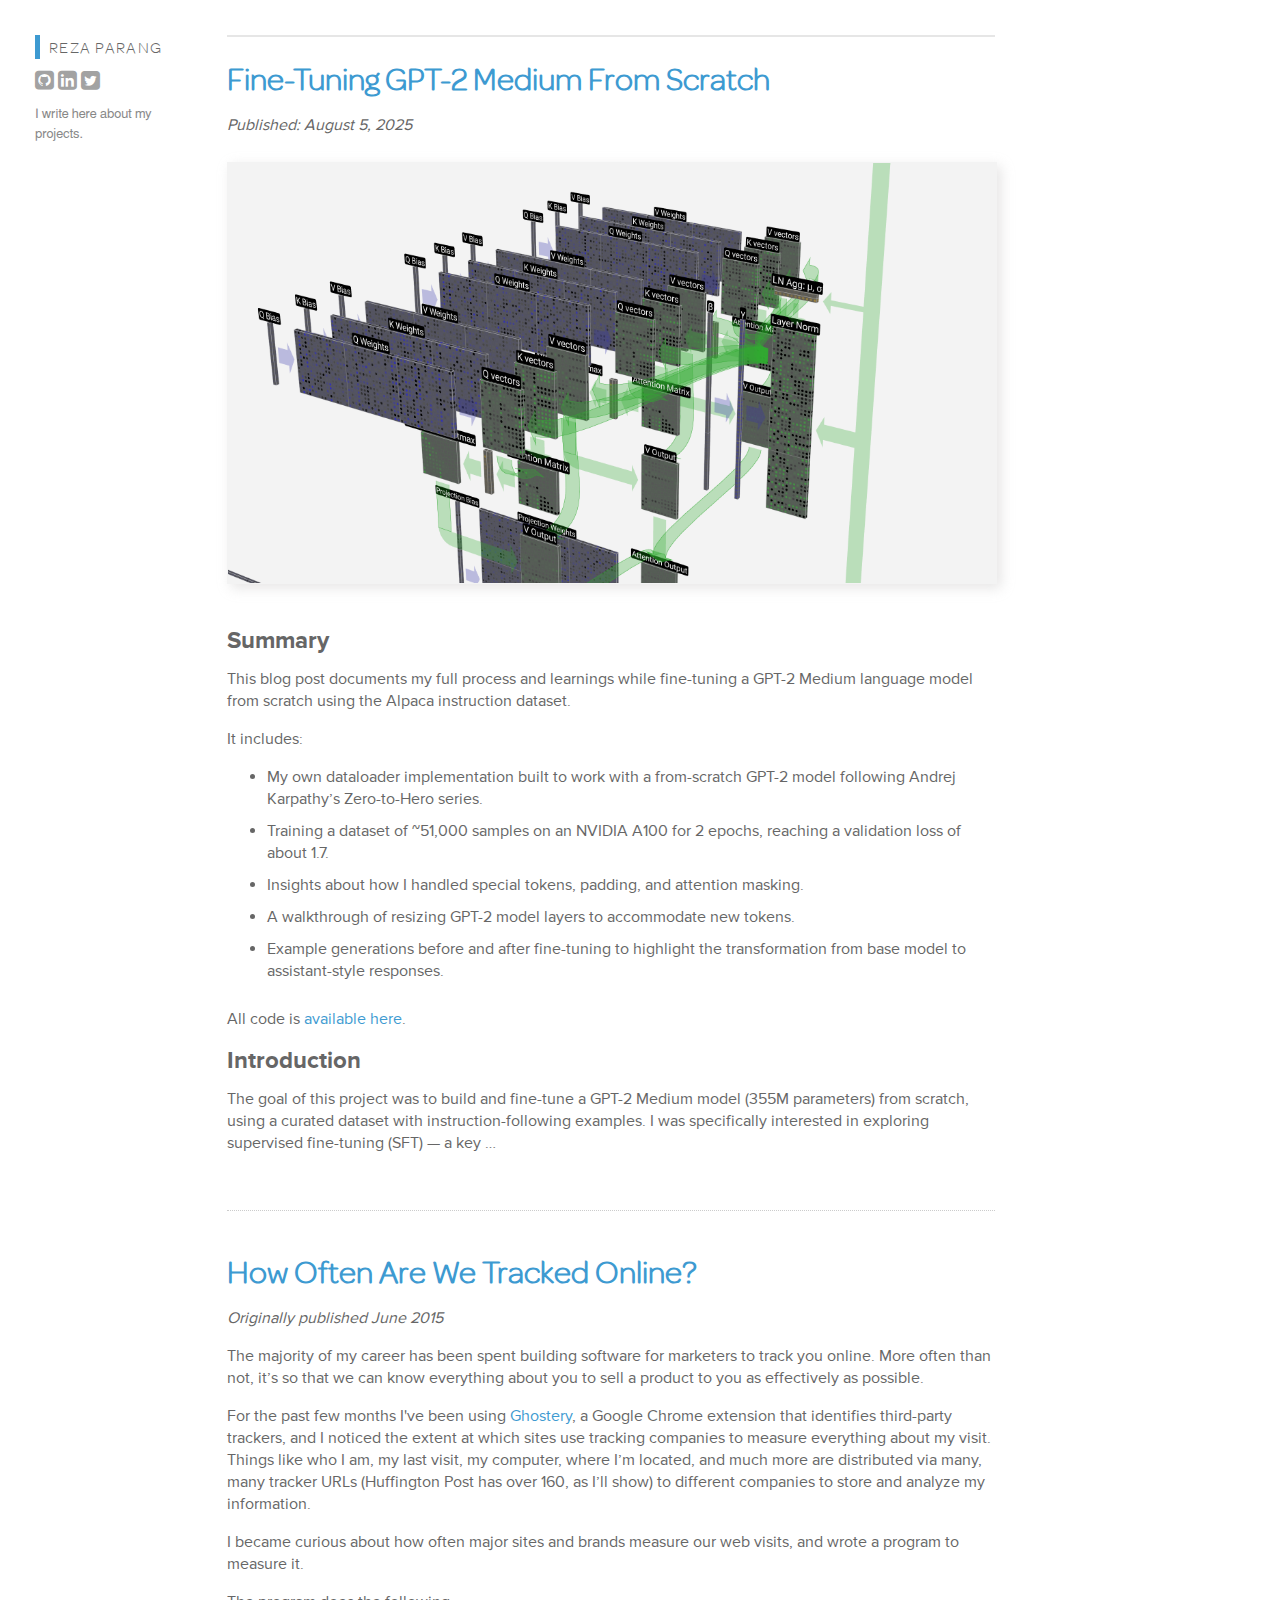
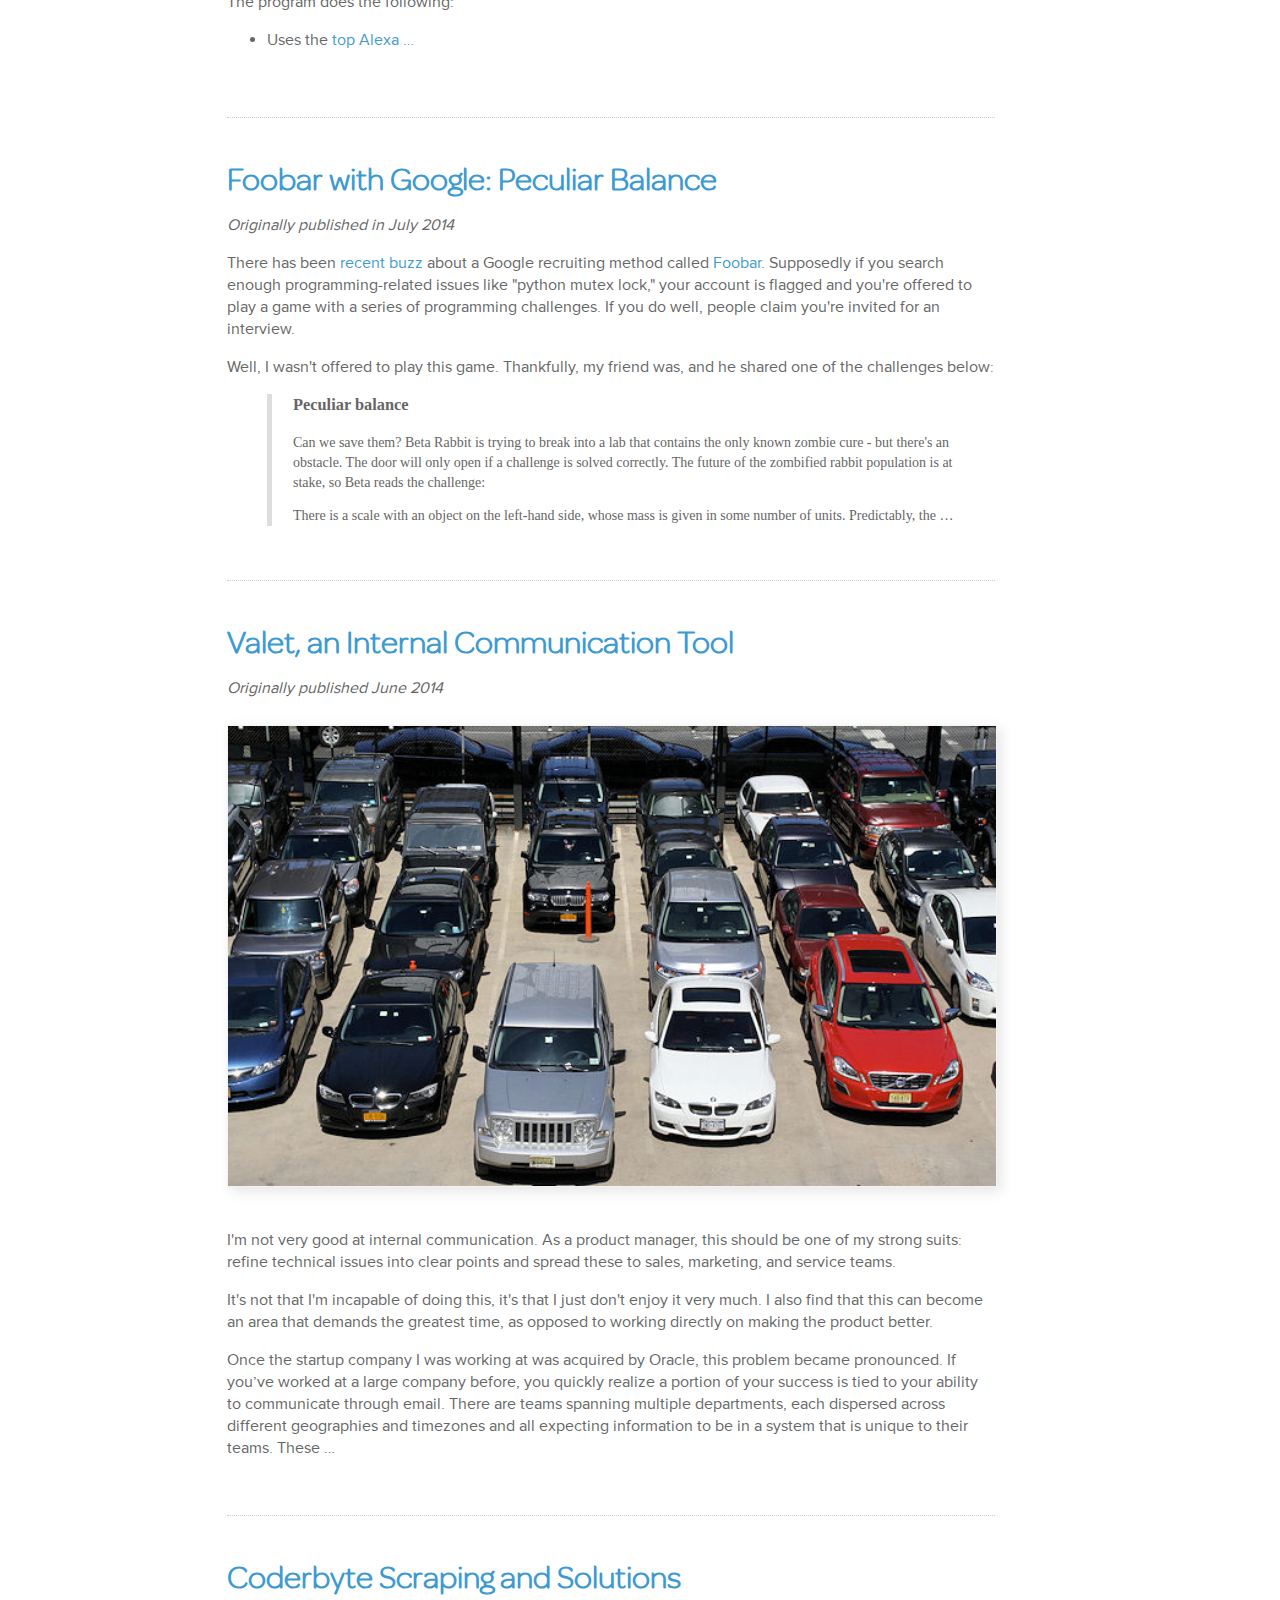
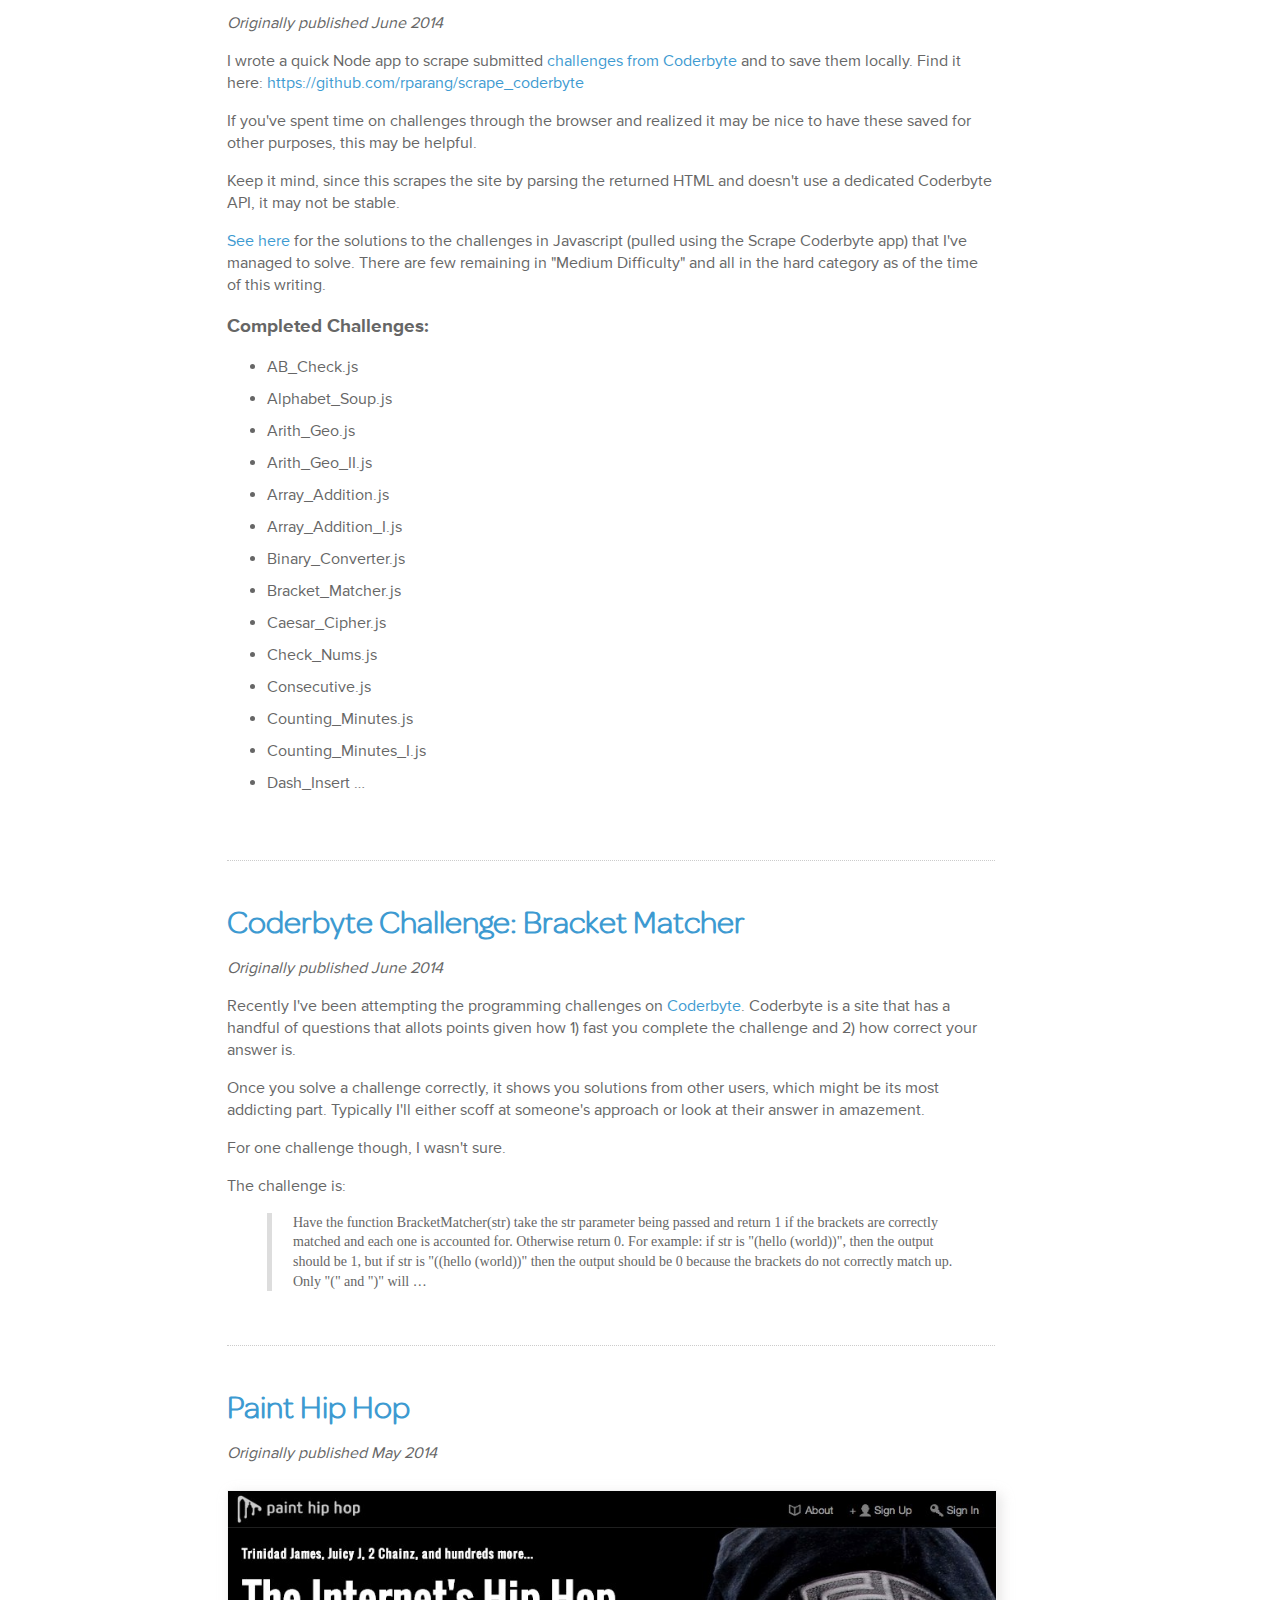
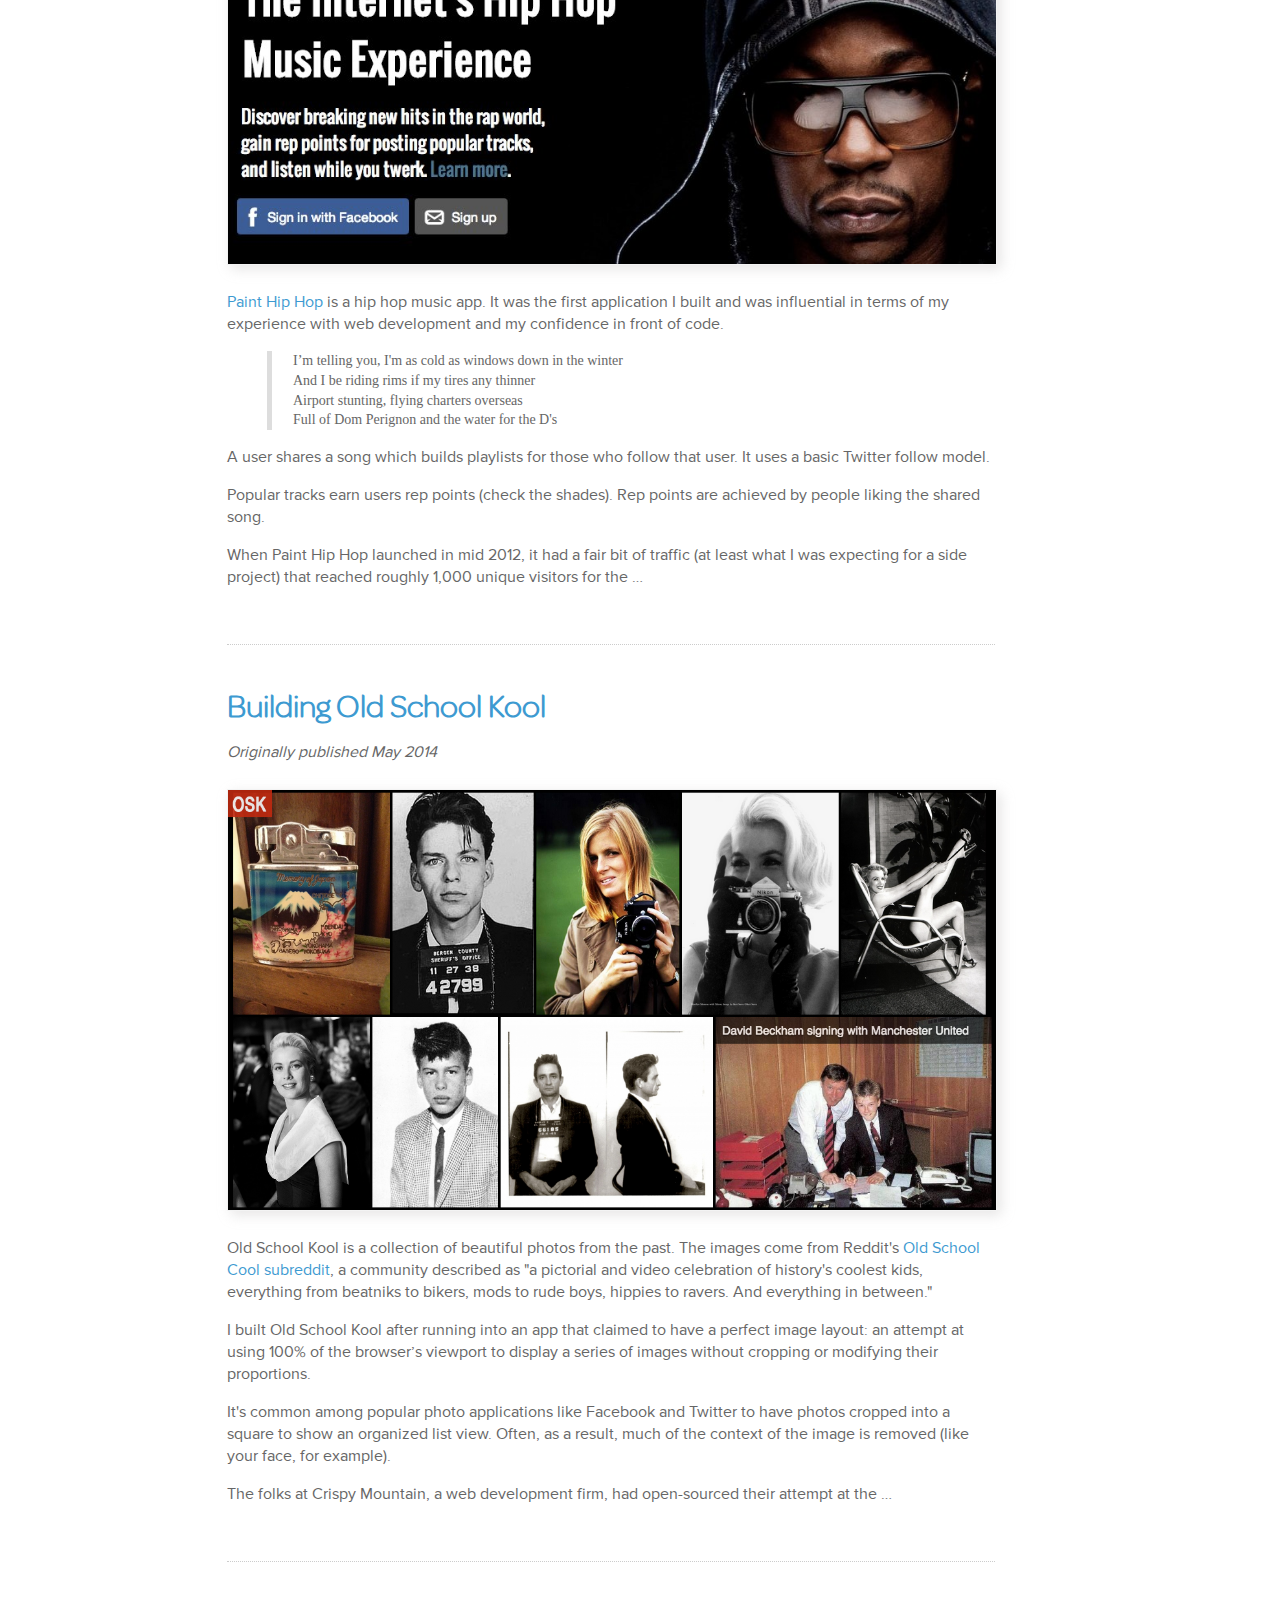
<file: index.html>
<!DOCTYPE html>
<html lang="en">
<head>
  <meta charset="UTF-8">
  <title>Reza Parang - </title>
  <link rel="stylesheet" href="./theme/css/application.css">
  <link rel="stylesheet" href="./theme/css/pure.css">
  <link rel="stylesheet" href="./theme/css/grids.css">
  <link rel="stylesheet" href="./theme/css/font-awesome.css">
</head>

<!-- Google tag (gtag.js) -->
<script async src="https://www.googletagmanager.com/gtag/js?id=G-F9Q82MH7HE"></script>
<script>
  window.dataLayer = window.dataLayer || [];
  function gtag(){dataLayer.push(arguments);}
  gtag('js', new Date());

  gtag('config', 'G-F9Q82MH7HE');
</script>

<body>
  <div id="layout" class="pure-g">
    <div class="sidebar pure-u-1 pure-u-md-1-5">
      <div class="sidebar-wrapper">
        <a class="logo" href=".">Reza Parang</a>
        <div class="icons">
          <a href="https://github.com/rparang" target="_blank"><span class="fa fa-github-square"></span></a>
          <a href="http://www.linkedin.com/in/rezaparang" target="_blank"><span class="fa fa-linkedin-square"></span></a>
          <a href="https://twitter.com/RezaParang" target="_blank"><span class="fa fa-twitter-square"></span></a>
        </div>
        <p class="bio">I write here about my projects.</p>
      </div>
    </div>
    <div class="content pure-u-1 pure-u-md-4-5">
    <article class="entry">
      <header>
        <h1><a href="fine-tuning-gpt-2-medium-from-scratch.html">Fine-Tuning GPT-2 Medium From Scratch</a></h1>
      </header>
      <section><p><em>Published: August 5, 2025</em></p>
<p><img alt="Paint Hip Hop" src="./images/gpt2_cover.png"></p>
<h2>Summary</h2>
<p>This blog post documents my full process and learnings while fine-tuning a GPT-2 Medium language model from scratch using the Alpaca instruction dataset. </p>
<p>It includes:</p>
<ul>
<li>My own dataloader implementation built to work with a from-scratch GPT-2 model following Andrej Karpathy’s Zero-to-Hero series.</li>
<li>Training a dataset of ~51,000 samples on an NVIDIA A100 for 2 epochs, reaching a validation loss of about 1.7.</li>
<li>Insights about how I handled special tokens, padding, and attention masking.</li>
<li>A walkthrough of resizing GPT-2 model layers to accommodate new tokens.</li>
<li>Example generations before and after fine-tuning to highlight the transformation from base model to assistant-style responses.</li>
</ul>
<p>All code is <a href="https://github.com/rparang/gpt2_finetune">available here</a>.</p>
<h2>Introduction</h2>
<p>The goal of this project was to build and fine-tune a GPT-2 Medium model (355M parameters) from scratch, using a curated dataset with instruction-following examples. I was specifically interested in exploring supervised fine-tuning (SFT) — a key …</p></section>
    </article>
    <article class="entry">
      <header>
        <h1><a href="how-often-are-we-tracked-online.html">How Often Are We Tracked Online?</a></h1>
      </header>
      <section><p><em>Originally published June 2015</em></p>
<p>The majority of my career has been spent building software for marketers to track you online. More often than not, it’s so that we can know everything about you to sell a product to you as effectively as possible.</p>
<p>For the past few months I've been using <a href="https://www.ghostery.com/">Ghostery</a>, a Google Chrome extension that identifies third-party trackers, and I noticed the extent at which sites use tracking companies to measure everything about my visit. Things like who I am, my last visit, my computer, where I’m located, and much more are distributed via many, many tracker URLs (Huffington Post has over 160, as I’ll show) to different companies to store and analyze my information.</p>
<p>I became curious about how often major sites and brands measure our web visits, and wrote a program to measure it.</p>
<p>The program does the following:</p>
<ul>
<li>Uses the <a href="https://www.alexa.com/topsites/category">top Alexa …</a></li></ul></section>
    </article>
    <article class="entry">
      <header>
        <h1><a href="foobar-with-google-peculiar-balance.html">Foobar with Google: Peculiar Balance</a></h1>
      </header>
      <section><p><em>Originally published in July 2014</em></p>
<p>There has been <a href="https://news.ycombinator.com/item?id=8588080">recent</a> <a href="https://www.businessinsider.com/google-hiring-developers-foobar-challenge-2014-11">buzz</a> about a Google recruiting method called <a href="https://foobar.withgoogle.com/">Foobar</a>. Supposedly if you search enough programming-related issues like "python mutex lock," your account is flagged and you're offered to play a game with a series of programming challenges. If you do well, people claim you're invited for an interview.</p>
<p>Well, I wasn't offered to play this game. Thankfully, my friend was, and he shared one of the challenges below:</p>
<blockquote>
<h3>Peculiar balance</h3>
<p>Can we save them? Beta Rabbit is trying to break into a lab that contains the only known zombie cure - but there's an obstacle. The door will only open if a challenge is solved correctly. The future of the zombified rabbit population is at stake, so Beta reads the challenge:</p>
<p>There is a scale with an object on the left-hand side, whose mass is given in some number of units. Predictably, the …</p></blockquote></section>
    </article>
    <article class="entry">
      <header>
        <h1><a href="valet.html">Valet, an Internal Communication Tool</a></h1>
      </header>
      <section><p><em>Originally published June 2014</em></p>
<p><img alt="Valet, an internal communication tool" src="./images/valet.png"></p>
<p>I'm not very good at internal communication. As a product manager, this should be one of my strong suits: refine technical issues into clear points and spread these to sales, marketing, and service teams.  </p>
<p>It's not that I'm incapable of doing this, it's that I just don't enjoy it very much. I also find that this can become an area that demands the greatest time, as opposed to working directly on making the product better.  </p>
<p>Once the startup company I was working at was acquired by Oracle, this problem became pronounced. If you’ve worked at a large company before, you quickly realize a portion of your success is tied to your ability to communicate through email. There are teams spanning multiple departments, each dispersed across different geographies and timezones and all expecting information to be in a system that is unique to their teams. These …</p></section>
    </article>
    <article class="entry">
      <header>
        <h1><a href="coderbyte-scraping-solutions.html">Coderbyte Scraping and Solutions</a></h1>
      </header>
      <section><p><em>Originally published June 2014</em></p>
<p>I wrote a quick Node app to scrape submitted <a href="https://coderbyte.com/CodingArea/Challenges/">challenges from Coderbyte</a> and to save them locally. Find it here: <a href="https://github.com/rparang/scrape_coderbyte">https://github.com/rparang/scrape_coderbyte</a></p>
<p>If you've spent time on challenges through the browser and realized it may be nice to have these saved for other purposes, this may be helpful.</p>
<p>Keep it mind, since this scrapes the site by parsing the returned HTML and doesn't use a dedicated Coderbyte API, it may not be stable.</p>
<p><a href="https://github.com/rparang/coderbyte/tree/master/challenges">See here</a> for the solutions to the challenges in Javascript (pulled using the Scrape Coderbyte app) that I've managed to solve. There are few remaining in "Medium Difficulty" and all in the hard category as of the time of this writing.</p>
<h3>Completed Challenges:</h3>
<ul>
<li>AB_Check.js</li>
<li>Alphabet_Soup.js</li>
<li>Arith_Geo.js</li>
<li>Arith_Geo_II.js</li>
<li>Array_Addition.js</li>
<li>Array_Addition_I.js</li>
<li>Binary_Converter.js</li>
<li>Bracket_Matcher.js</li>
<li>Caesar_Cipher.js</li>
<li>Check_Nums.js</li>
<li>Consecutive.js</li>
<li>Counting_Minutes.js</li>
<li>Counting_Minutes_I.js</li>
<li>Dash_Insert …</li></ul></section>
    </article>
    <article class="entry">
      <header>
        <h1><a href="coderbyte-challenge-bracket-matcher.html">Coderbyte Challenge: Bracket Matcher</a></h1>
      </header>
      <section><p><em>Originally published June 2014</em></p>
<p>Recently I've been attempting the programming challenges on <a href="https://coderbyte.com/CodingArea/Challenges/">Coderbyte</a>. Coderbyte is a site that has a handful of questions that allots points given how 1) fast you complete the challenge and 2) how correct your answer is.</p>
<p>Once you solve a challenge correctly, it shows you solutions from other users, which might be its most addicting part. Typically I'll either scoff at someone's approach or look at their answer in amazement.</p>
<p>For one challenge though, I wasn't sure.</p>
<p>The challenge is:</p>
<blockquote>
<p>Have the function BracketMatcher(str) take the str parameter being passed and return 1 if the brackets are correctly matched and each one is accounted for. Otherwise return 0. For example: if str is "(hello (world))", then the output should be 1, but if str is "((hello (world))" then the output should be 0 because the brackets do not correctly match up. Only "(" and ")" will …</p></blockquote></section>
    </article>
    <article class="entry">
      <header>
        <h1><a href="paint-hip-hop.html">Paint Hip Hop</a></h1>
      </header>
      <section><p><em>Originally published May 2014</em></p>
<p><img alt="Paint Hip Hop" src="./images/paint_hip_hop.jpg">
<a href="https://www.painthiphop.com/">Paint Hip Hop</a> is a hip hop music app. It was the first application I built and was influential in terms of my experience with web development and my confidence in front of code.</p>
<blockquote>
<p>I’m telling you, I'm as cold as windows down in the winter<br>
And I be riding rims if my tires any thinner<br>
Airport stunting, flying charters overseas<br>
Full of Dom Perignon and the water for the D's  </p>
</blockquote>
<p>A user shares a song which builds playlists for those who follow that user. It uses a basic Twitter follow model.  </p>
<p>Popular tracks earn users rep points (check the shades). Rep points are achieved by people liking the shared song.  </p>
<p>When Paint Hip Hop launched in mid 2012, it had a fair bit of traffic (at least what I was expecting for a side project) that reached roughly 1,000 unique visitors for the …</p></section>
    </article>
    <article class="entry">
      <header>
        <h1><a href="build-old-school-kool.html">Building Old School Kool</a></h1>
      </header>
      <section><p><em>Originally published May 2014</em></p>
<p><img alt="Old School Kool" src="./images/oldschoolkool.png"> Old School Kool is a collection of beautiful photos from the past. The images come from Reddit's <a href="https://www.reddit.com/r/OldSchoolCool/">Old School Cool subreddit</a>, a community described as "a pictorial and video celebration of history's coolest kids, everything from beatniks to bikers, mods to rude boys, hippies to ravers. And everything in between."  </p>
<p>I built Old School Kool after running into an app that claimed to have a perfect image layout: an attempt at using 100% of the browser’s viewport to display a series of images without cropping or modifying their proportions.  </p>
<p>It's common among popular photo applications like Facebook and Twitter to have photos cropped into a square to show an organized list view. Often, as a result, much of the context of the image is removed (like your face, for example).  </p>
<p>The folks at Crispy Mountain, a web development firm, had open-sourced their attempt at the …</p></section>
    </article>
    </div>
  </div>
</body>
</html>
</file>
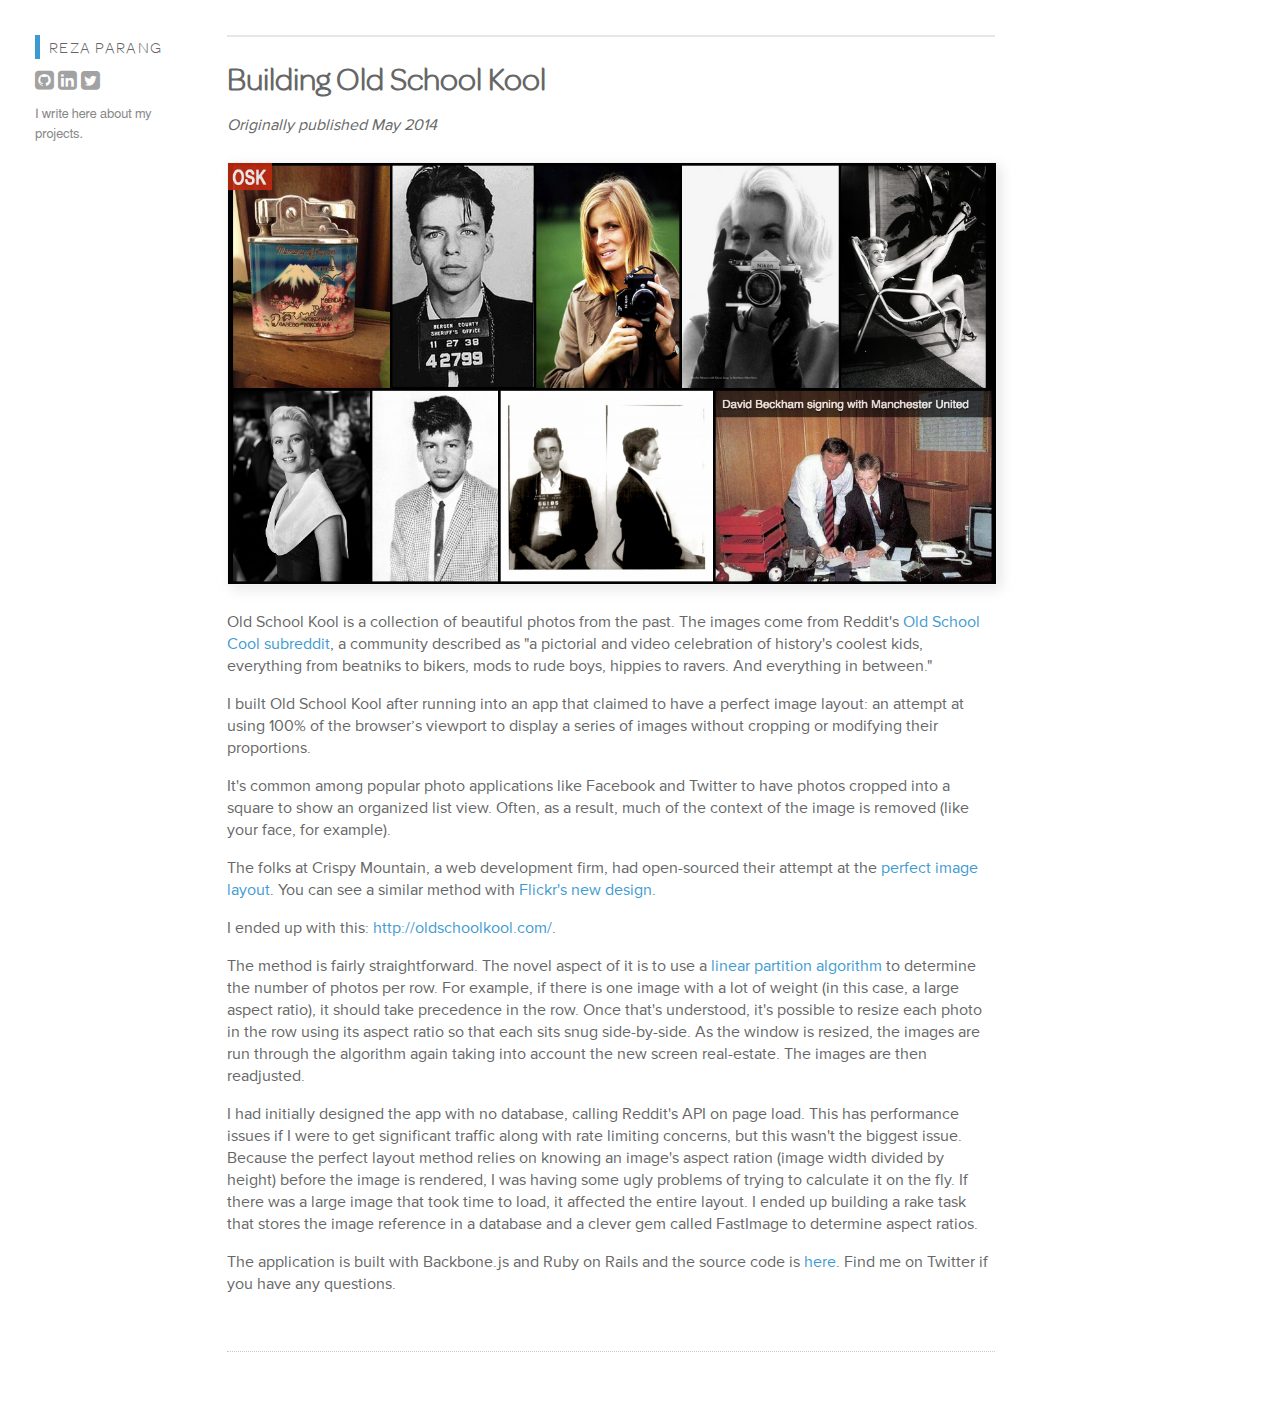
<file: build-old-school-kool.html>
<!DOCTYPE html>
<html lang="en">
<head>
  <meta charset="UTF-8">
  <title>Reza Parang - Building Old School Kool</title>
  <link rel="stylesheet" href="./theme/css/application.css">
  <link rel="stylesheet" href="./theme/css/pure.css">
  <link rel="stylesheet" href="./theme/css/grids.css">
  <link rel="stylesheet" href="./theme/css/font-awesome.css">
</head>

<!-- Google tag (gtag.js) -->
<script async src="https://www.googletagmanager.com/gtag/js?id=G-F9Q82MH7HE"></script>
<script>
  window.dataLayer = window.dataLayer || [];
  function gtag(){dataLayer.push(arguments);}
  gtag('js', new Date());

  gtag('config', 'G-F9Q82MH7HE');
</script>

<body>
  <div id="layout" class="pure-g">
    <div class="sidebar pure-u-1 pure-u-md-1-5">
      <div class="sidebar-wrapper">
        <a class="logo" href=".">Reza Parang</a>
        <div class="icons">
          <a href="https://github.com/rparang" target="_blank"><span class="fa fa-github-square"></span></a>
          <a href="http://www.linkedin.com/in/rezaparang" target="_blank"><span class="fa fa-linkedin-square"></span></a>
          <a href="https://twitter.com/RezaParang" target="_blank"><span class="fa fa-twitter-square"></span></a>
        </div>
        <p class="bio">I write here about my projects.</p>
      </div>
    </div>
    <div class="content pure-u-1 pure-u-md-4-5">
<article class="entry" data-tag="">
  <header>
    <h1>Building Old School Kool</h1>
  </header>
  <section>
    <p><em>Originally published May 2014</em></p>
<p><img alt="Old School Kool" src="./images/oldschoolkool.png"> Old School Kool is a collection of beautiful photos from the past. The images come from Reddit's <a href="https://www.reddit.com/r/OldSchoolCool/">Old School Cool subreddit</a>, a community described as "a pictorial and video celebration of history's coolest kids, everything from beatniks to bikers, mods to rude boys, hippies to ravers. And everything in between."  </p>
<p>I built Old School Kool after running into an app that claimed to have a perfect image layout: an attempt at using 100% of the browser’s viewport to display a series of images without cropping or modifying their proportions.  </p>
<p>It's common among popular photo applications like Facebook and Twitter to have photos cropped into a square to show an organized list view. Often, as a result, much of the context of the image is removed (like your face, for example).  </p>
<p>The folks at Crispy Mountain, a web development firm, had open-sourced their attempt at the <a href="https://www.crispymtn.com/stories/the-algorithm-for-a-perfectly-balanced-photo-gallery">perfect image layout</a>. You can see a similar method with <a href="https://www.flickr.com/explore">Flickr's new design</a>.  </p>
<p>I ended up with this: <a href="https://oldschoolkool.herokuapp.com/">http://oldschoolkool.com/</a>.  </p>
<p>The method is fairly straightforward. The novel aspect of it is to use a <a href="https://www8.cs.umu.se/kurser/TDBAfl/VT06/algorithms/BOOK/BOOK2/NODE45.HTM">linear partition algorithm</a> to determine the number of photos per row. For example, if there is one image with a lot of weight (in this case, a large aspect ratio), it should take precedence in the row. Once that's understood, it's possible to resize each photo in the row using its aspect ratio so that each sits snug side-by-side. As the window is resized, the images are run through the algorithm again taking into account the new screen real-estate. The images are then readjusted.  </p>
<p>I had initially designed the app with no database, calling Reddit's API on page load. This has performance issues if I were to get significant traffic along with rate limiting concerns, but this wasn't the biggest issue. Because the perfect layout method relies on knowing an image's aspect ration (image width divided by height) before the image is rendered, I was having some ugly problems of trying to calculate it on the fly. If there was a large image that took time to load, it affected the entire layout. I ended up building a rake task that stores the image reference in a database and a clever gem called FastImage to determine aspect ratios.  </p>
<p>The application is built with Backbone.js and Ruby on Rails and the source code is <a href="https://github.com/rparang/old_school_kool">here</a>. Find me on Twitter if you have any questions.</p>
  </section>
</article>
    </div>
  </div>
</body>
</html>
</file>
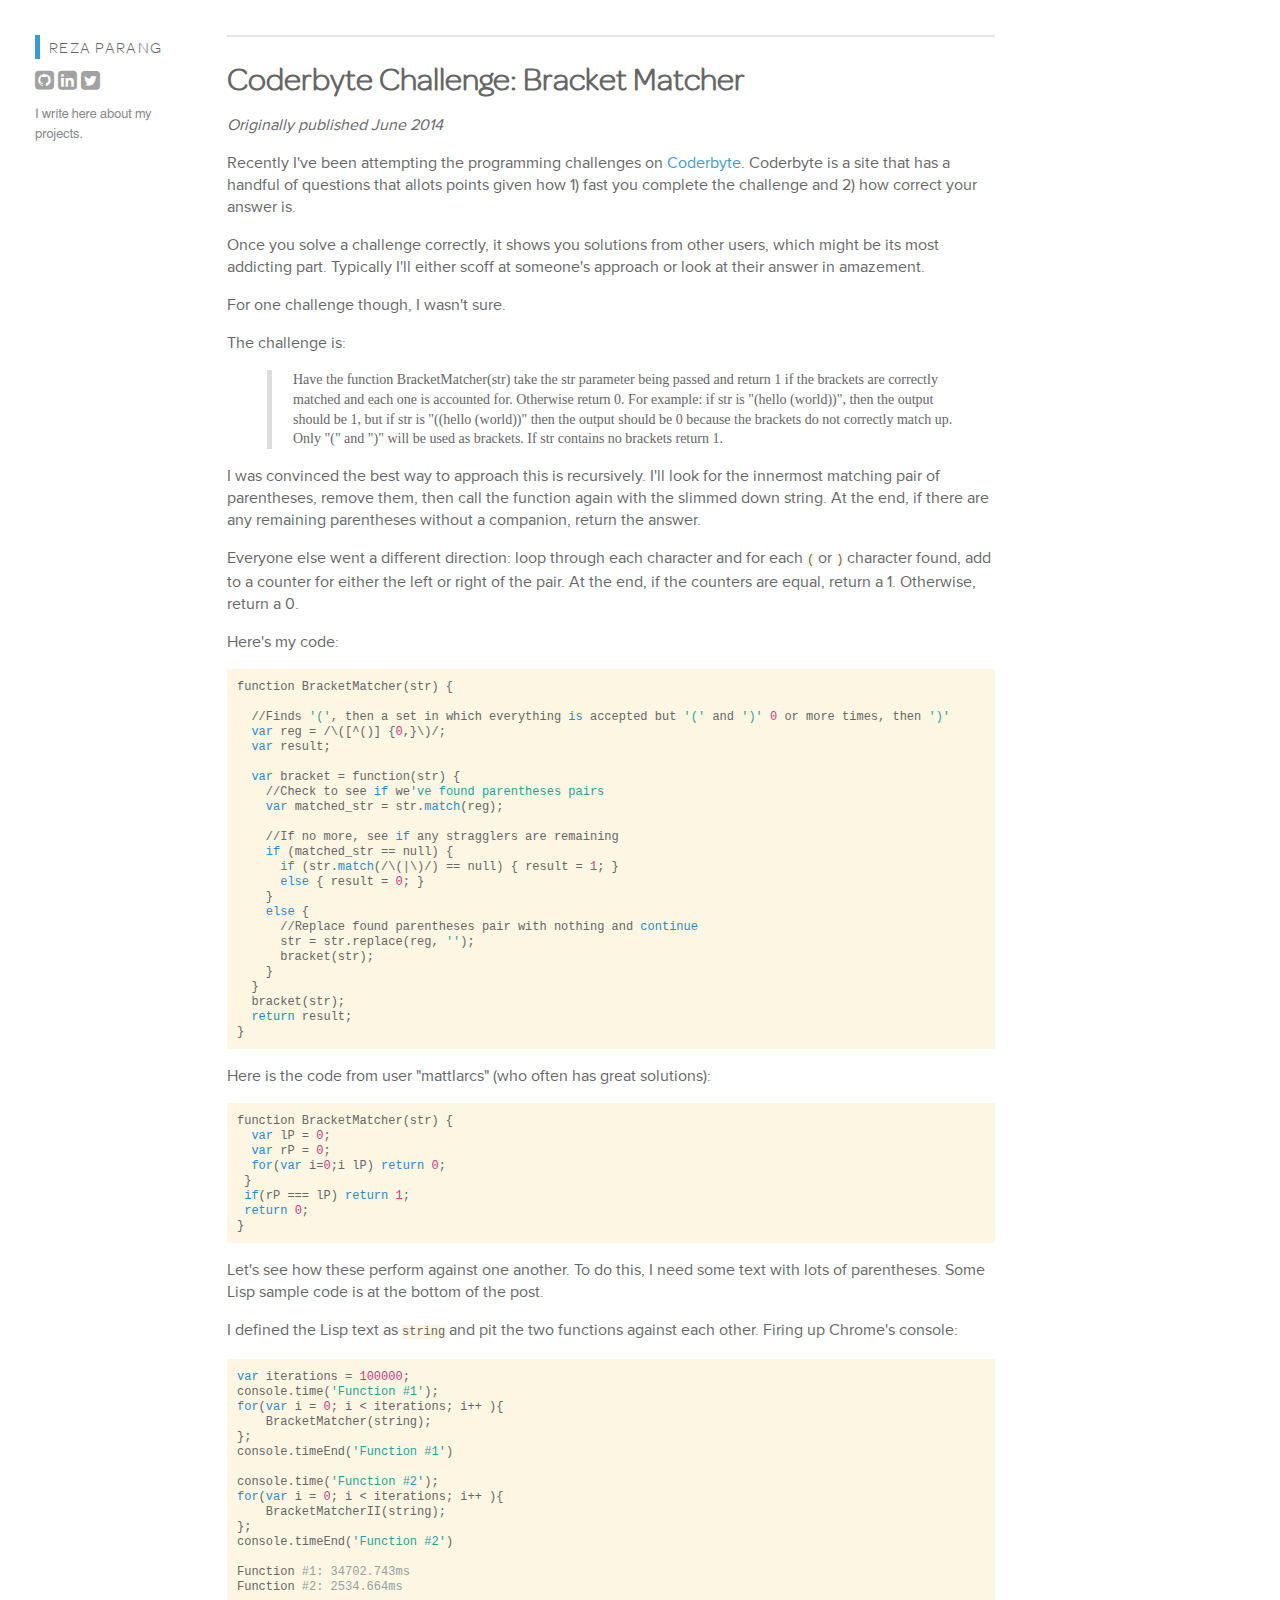
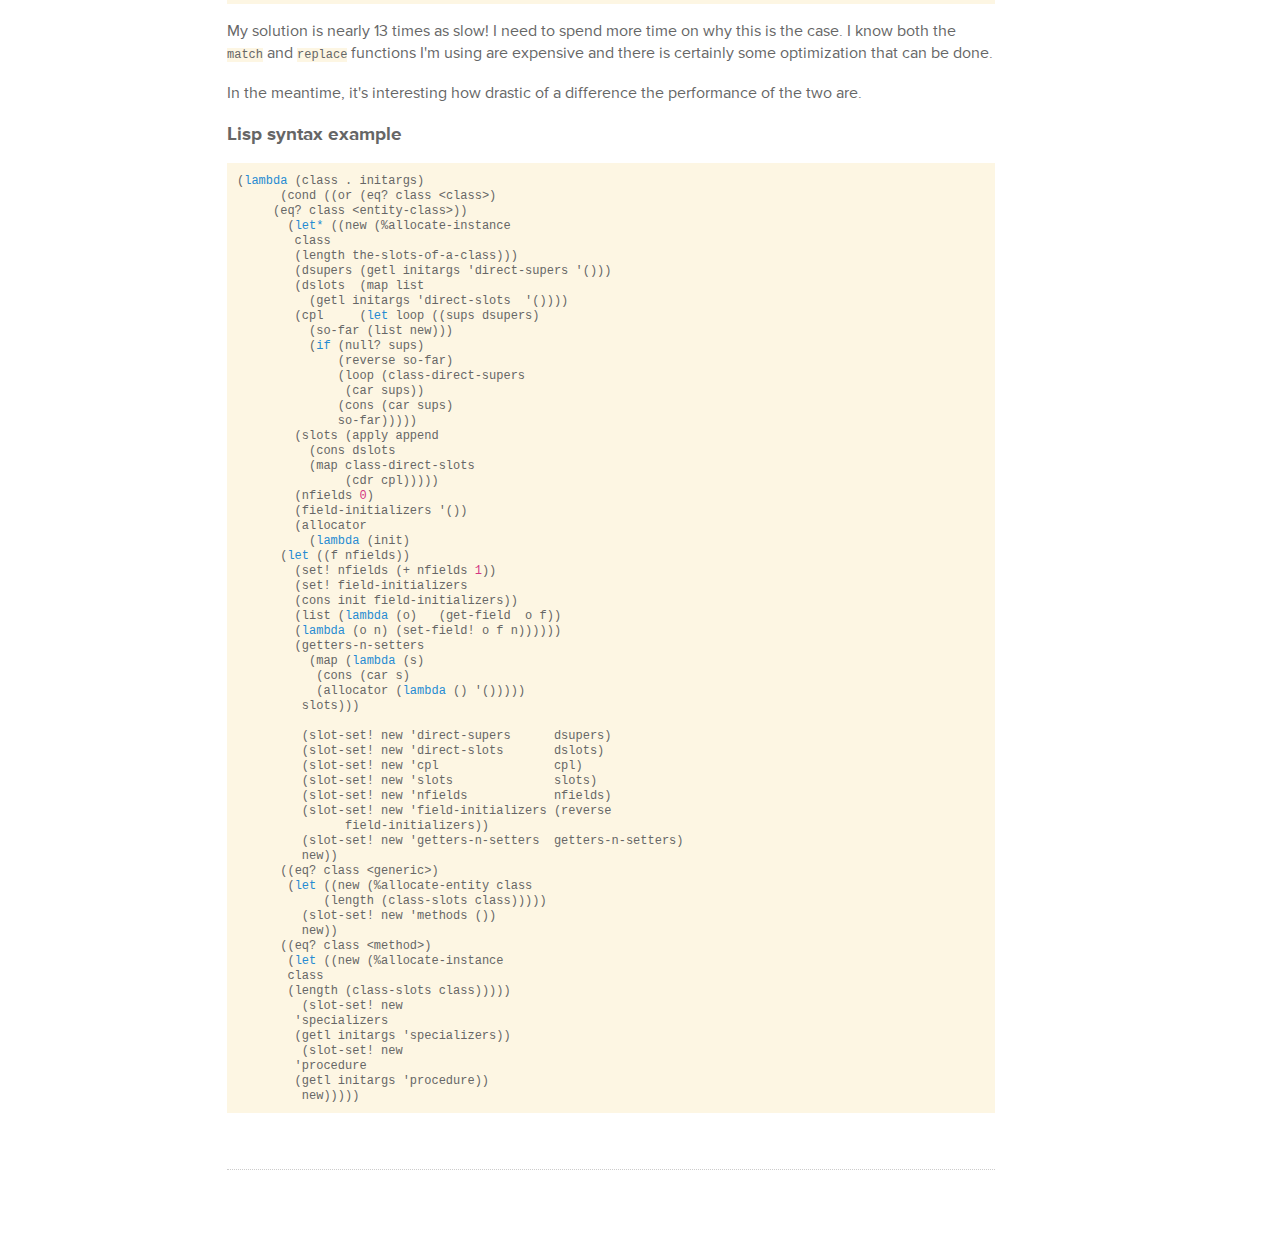
<file: coderbyte-challenge-bracket-matcher.html>
<!DOCTYPE html>
<html lang="en">
<head>
  <meta charset="UTF-8">
  <title>Reza Parang - Coderbyte Challenge: Bracket Matcher</title>
  <link rel="stylesheet" href="./theme/css/application.css">
  <link rel="stylesheet" href="./theme/css/pure.css">
  <link rel="stylesheet" href="./theme/css/grids.css">
  <link rel="stylesheet" href="./theme/css/font-awesome.css">
</head>

<!-- Google tag (gtag.js) -->
<script async src="https://www.googletagmanager.com/gtag/js?id=G-F9Q82MH7HE"></script>
<script>
  window.dataLayer = window.dataLayer || [];
  function gtag(){dataLayer.push(arguments);}
  gtag('js', new Date());

  gtag('config', 'G-F9Q82MH7HE');
</script>

<body>
  <div id="layout" class="pure-g">
    <div class="sidebar pure-u-1 pure-u-md-1-5">
      <div class="sidebar-wrapper">
        <a class="logo" href=".">Reza Parang</a>
        <div class="icons">
          <a href="https://github.com/rparang" target="_blank"><span class="fa fa-github-square"></span></a>
          <a href="http://www.linkedin.com/in/rezaparang" target="_blank"><span class="fa fa-linkedin-square"></span></a>
          <a href="https://twitter.com/RezaParang" target="_blank"><span class="fa fa-twitter-square"></span></a>
        </div>
        <p class="bio">I write here about my projects.</p>
      </div>
    </div>
    <div class="content pure-u-1 pure-u-md-4-5">
<article class="entry" data-tag="">
  <header>
    <h1>Coderbyte Challenge: Bracket Matcher</h1>
  </header>
  <section>
    <p><em>Originally published June 2014</em></p>
<p>Recently I've been attempting the programming challenges on <a href="https://coderbyte.com/CodingArea/Challenges/">Coderbyte</a>. Coderbyte is a site that has a handful of questions that allots points given how 1) fast you complete the challenge and 2) how correct your answer is.</p>
<p>Once you solve a challenge correctly, it shows you solutions from other users, which might be its most addicting part. Typically I'll either scoff at someone's approach or look at their answer in amazement.</p>
<p>For one challenge though, I wasn't sure.</p>
<p>The challenge is:</p>
<blockquote>
<p>Have the function BracketMatcher(str) take the str parameter being passed and return 1 if the brackets are correctly matched and each one is accounted for. Otherwise return 0. For example: if str is "(hello (world))", then the output should be 1, but if str is "((hello (world))" then the output should be 0 because the brackets do not correctly match up. Only "(" and ")" will be used as brackets. If str contains no brackets return 1.
</p>
</blockquote>
<p>I was convinced the best way to approach this is recursively. I'll look for the innermost matching pair of parentheses, remove them, then call the function again with the slimmed down string. At the end, if there are any remaining parentheses without a companion, return the answer.</p>
<p>Everyone else went a different direction: loop through each character and for each <code>(</code> or <code>)</code> character found, add to a counter for either the left or right of the pair. At the end, if the counters are equal, return a 1. Otherwise, return a 0.</p>
<p>Here's my code:</p>
<div class="highlight"><pre><span></span><code><span class="n">function</span><span class="w"> </span><span class="n">BracketMatcher</span><span class="p">(</span><span class="nb">str</span><span class="p">)</span><span class="w"> </span><span class="p">{</span>

<span class="w">  </span><span class="o">//</span><span class="n">Finds</span><span class="w"> </span><span class="s1">&#39;(&#39;</span><span class="p">,</span><span class="w"> </span><span class="n">then</span><span class="w"> </span><span class="n">a</span><span class="w"> </span><span class="n">set</span><span class="w"> </span><span class="ow">in</span><span class="w"> </span><span class="n">which</span><span class="w"> </span><span class="n">everything</span><span class="w"> </span><span class="k">is</span><span class="w"> </span><span class="n">accepted</span><span class="w"> </span><span class="n">but</span><span class="w"> </span><span class="s1">&#39;(&#39;</span><span class="w"> </span><span class="ow">and</span><span class="w"> </span><span class="s1">&#39;)&#39;</span><span class="w"> </span><span class="mi">0</span><span class="w"> </span><span class="ow">or</span><span class="w"> </span><span class="n">more</span><span class="w"> </span><span class="n">times</span><span class="p">,</span><span class="w"> </span><span class="n">then</span><span class="w"> </span><span class="s1">&#39;)&#39;</span><span class="w"> </span>
<span class="w">  </span><span class="k">var</span><span class="w"> </span><span class="n">reg</span><span class="w"> </span><span class="o">=</span><span class="w"> </span><span class="o">/</span>\<span class="p">([</span><span class="o">^</span><span class="p">()]</span><span class="w"> </span><span class="p">{</span><span class="mi">0</span><span class="p">,}</span>\<span class="p">)</span><span class="o">/</span><span class="p">;</span>
<span class="w">  </span><span class="k">var</span><span class="w"> </span><span class="n">result</span><span class="p">;</span>

<span class="w">  </span><span class="k">var</span><span class="w"> </span><span class="n">bracket</span><span class="w"> </span><span class="o">=</span><span class="w"> </span><span class="n">function</span><span class="p">(</span><span class="nb">str</span><span class="p">)</span><span class="w"> </span><span class="p">{</span>
<span class="w">    </span><span class="o">//</span><span class="n">Check</span><span class="w"> </span><span class="n">to</span><span class="w"> </span><span class="n">see</span><span class="w"> </span><span class="k">if</span><span class="w"> </span><span class="n">we</span><span class="s1">&#39;ve found parentheses pairs</span>
<span class="w">    </span><span class="k">var</span><span class="w"> </span><span class="n">matched_str</span><span class="w"> </span><span class="o">=</span><span class="w"> </span><span class="nb">str</span><span class="o">.</span><span class="k">match</span><span class="p">(</span><span class="n">reg</span><span class="p">);</span>

<span class="w">    </span><span class="o">//</span><span class="n">If</span><span class="w"> </span><span class="n">no</span><span class="w"> </span><span class="n">more</span><span class="p">,</span><span class="w"> </span><span class="n">see</span><span class="w"> </span><span class="k">if</span><span class="w"> </span><span class="n">any</span><span class="w"> </span><span class="n">stragglers</span><span class="w"> </span><span class="n">are</span><span class="w"> </span><span class="n">remaining</span>
<span class="w">    </span><span class="k">if</span><span class="w"> </span><span class="p">(</span><span class="n">matched_str</span><span class="w"> </span><span class="o">==</span><span class="w"> </span><span class="nb nb-Type">null</span><span class="p">)</span><span class="w"> </span><span class="p">{</span>
<span class="w">      </span><span class="k">if</span><span class="w"> </span><span class="p">(</span><span class="nb">str</span><span class="o">.</span><span class="k">match</span><span class="p">(</span><span class="o">/</span>\<span class="p">(</span><span class="o">|</span>\<span class="p">)</span><span class="o">/</span><span class="p">)</span><span class="w"> </span><span class="o">==</span><span class="w"> </span><span class="nb nb-Type">null</span><span class="p">)</span><span class="w"> </span><span class="p">{</span><span class="w"> </span><span class="n">result</span><span class="w"> </span><span class="o">=</span><span class="w"> </span><span class="mi">1</span><span class="p">;</span><span class="w"> </span><span class="p">}</span>
<span class="w">      </span><span class="k">else</span><span class="w"> </span><span class="p">{</span><span class="w"> </span><span class="n">result</span><span class="w"> </span><span class="o">=</span><span class="w"> </span><span class="mi">0</span><span class="p">;</span><span class="w"> </span><span class="p">}</span>
<span class="w">    </span><span class="p">}</span>
<span class="w">    </span><span class="k">else</span><span class="w"> </span><span class="p">{</span>
<span class="w">      </span><span class="o">//</span><span class="n">Replace</span><span class="w"> </span><span class="n">found</span><span class="w"> </span><span class="n">parentheses</span><span class="w"> </span><span class="n">pair</span><span class="w"> </span><span class="n">with</span><span class="w"> </span><span class="n">nothing</span><span class="w"> </span><span class="ow">and</span><span class="w"> </span><span class="k">continue</span>
<span class="w">      </span><span class="nb">str</span><span class="w"> </span><span class="o">=</span><span class="w"> </span><span class="nb">str</span><span class="o">.</span><span class="n">replace</span><span class="p">(</span><span class="n">reg</span><span class="p">,</span><span class="w"> </span><span class="s1">&#39;&#39;</span><span class="p">);</span>
<span class="w">      </span><span class="n">bracket</span><span class="p">(</span><span class="nb">str</span><span class="p">);</span>
<span class="w">    </span><span class="p">}</span>
<span class="w">  </span><span class="p">}</span>
<span class="w">  </span><span class="n">bracket</span><span class="p">(</span><span class="nb">str</span><span class="p">);</span>
<span class="w">  </span><span class="k">return</span><span class="w"> </span><span class="n">result</span><span class="p">;</span><span class="w"> </span>
<span class="p">}</span>
</code></pre></div>

<p>Here is the code from user "mattlarcs" (who often has great solutions):</p>
<div class="highlight"><pre><span></span><code><span class="n">function</span><span class="w"> </span><span class="n">BracketMatcher</span><span class="p">(</span><span class="nb">str</span><span class="p">)</span><span class="w"> </span><span class="p">{</span><span class="w"> </span>
<span class="w">  </span><span class="k">var</span><span class="w"> </span><span class="n">lP</span><span class="w"> </span><span class="o">=</span><span class="w"> </span><span class="mi">0</span><span class="p">;</span>
<span class="w">  </span><span class="k">var</span><span class="w"> </span><span class="n">rP</span><span class="w"> </span><span class="o">=</span><span class="w"> </span><span class="mi">0</span><span class="p">;</span>
<span class="w">  </span><span class="k">for</span><span class="p">(</span><span class="k">var</span><span class="w"> </span><span class="n">i</span><span class="o">=</span><span class="mi">0</span><span class="p">;</span><span class="n">i</span><span class="w"> </span><span class="n">lP</span><span class="p">)</span><span class="w"> </span><span class="k">return</span><span class="w"> </span><span class="mi">0</span><span class="p">;</span>
<span class="w"> </span><span class="p">}</span>
<span class="w"> </span><span class="k">if</span><span class="p">(</span><span class="n">rP</span><span class="w"> </span><span class="o">===</span><span class="w"> </span><span class="n">lP</span><span class="p">)</span><span class="w"> </span><span class="k">return</span><span class="w"> </span><span class="mi">1</span><span class="p">;</span>
<span class="w"> </span><span class="k">return</span><span class="w"> </span><span class="mi">0</span><span class="p">;</span>
<span class="p">}</span>
</code></pre></div>

<p>Let's see how these perform against one another. To do this, I need some text with lots of parentheses. Some Lisp sample code is at the bottom of the post.</p>
<p>I defined the Lisp text as <code>string</code> and pit the two functions against each other. Firing up Chrome's console:</p>
<div class="highlight"><pre><span></span><code><span class="k">var</span><span class="w"> </span><span class="n">iterations</span><span class="w"> </span><span class="o">=</span><span class="w"> </span><span class="mi">100000</span><span class="p">;</span>
<span class="n">console</span><span class="o">.</span><span class="n">time</span><span class="p">(</span><span class="s1">&#39;Function #1&#39;</span><span class="p">);</span>
<span class="k">for</span><span class="p">(</span><span class="k">var</span><span class="w"> </span><span class="n">i</span><span class="w"> </span><span class="o">=</span><span class="w"> </span><span class="mi">0</span><span class="p">;</span><span class="w"> </span><span class="n">i</span><span class="w"> </span><span class="o">&lt;</span><span class="w"> </span><span class="n">iterations</span><span class="p">;</span><span class="w"> </span><span class="n">i</span><span class="o">++</span><span class="w"> </span><span class="p">){</span>
<span class="w">    </span><span class="n">BracketMatcher</span><span class="p">(</span><span class="n">string</span><span class="p">);</span>
<span class="p">};</span>
<span class="n">console</span><span class="o">.</span><span class="n">timeEnd</span><span class="p">(</span><span class="s1">&#39;Function #1&#39;</span><span class="p">)</span>

<span class="n">console</span><span class="o">.</span><span class="n">time</span><span class="p">(</span><span class="s1">&#39;Function #2&#39;</span><span class="p">);</span>
<span class="k">for</span><span class="p">(</span><span class="k">var</span><span class="w"> </span><span class="n">i</span><span class="w"> </span><span class="o">=</span><span class="w"> </span><span class="mi">0</span><span class="p">;</span><span class="w"> </span><span class="n">i</span><span class="w"> </span><span class="o">&lt;</span><span class="w"> </span><span class="n">iterations</span><span class="p">;</span><span class="w"> </span><span class="n">i</span><span class="o">++</span><span class="w"> </span><span class="p">){</span>
<span class="w">    </span><span class="n">BracketMatcherII</span><span class="p">(</span><span class="n">string</span><span class="p">);</span>
<span class="p">};</span>
<span class="n">console</span><span class="o">.</span><span class="n">timeEnd</span><span class="p">(</span><span class="s1">&#39;Function #2&#39;</span><span class="p">)</span>

<span class="n">Function</span><span class="w"> </span><span class="c1">#1: 34702.743ms</span>
<span class="n">Function</span><span class="w"> </span><span class="c1">#2: 2534.664ms</span>
</code></pre></div>

<p>My solution is nearly 13 times as slow! I need to spend more time on why this is the case. I know both the <code>match</code> and <code>replace</code> functions I'm using are expensive and there is certainly some optimization that can be done.</p>
<p>In the meantime, it's interesting how drastic of a difference the performance of the two are.</p>
<h3>Lisp syntax example</h3>
<div class="highlight"><pre><span></span><code><span class="p">(</span><span class="k">lambda</span><span class="w"> </span><span class="p">(</span><span class="nc">class</span><span class="w"> </span><span class="o">.</span><span class="w"> </span><span class="nv">initargs</span><span class="p">)</span>
<span class="w">      </span><span class="p">(</span><span class="nb">cond</span><span class="w"> </span><span class="p">((</span><span class="nb">or</span><span class="w"> </span><span class="p">(</span><span class="nv">eq?</span><span class="w"> </span><span class="nc">class</span><span class="w"> </span><span class="nv">&lt;class&gt;</span><span class="p">)</span>
<span class="w">     </span><span class="p">(</span><span class="nv">eq?</span><span class="w"> </span><span class="nc">class</span><span class="w"> </span><span class="nv">&lt;entity-class&gt;</span><span class="p">))</span>
<span class="w">       </span><span class="p">(</span><span class="k">let*</span><span class="w"> </span><span class="p">((</span><span class="nv">new</span><span class="w"> </span><span class="p">(</span><span class="nv">%allocate-instance</span>
<span class="w">        </span><span class="nc">class</span>
<span class="w">        </span><span class="p">(</span><span class="nb">length</span><span class="w"> </span><span class="nv">the-slots-of-a-class</span><span class="p">)))</span>
<span class="w">        </span><span class="p">(</span><span class="nv">dsupers</span><span class="w"> </span><span class="p">(</span><span class="nv">getl</span><span class="w"> </span><span class="nv">initargs</span><span class="w"> </span><span class="ss">&#39;direct-supers</span><span class="w"> </span><span class="o">&#39;</span><span class="p">()))</span>
<span class="w">        </span><span class="p">(</span><span class="nv">dslots</span><span class="w">  </span><span class="p">(</span><span class="nb">map</span><span class="w"> </span><span class="nb">list</span>
<span class="w">          </span><span class="p">(</span><span class="nv">getl</span><span class="w"> </span><span class="nv">initargs</span><span class="w"> </span><span class="ss">&#39;direct-slots</span><span class="w">  </span><span class="o">&#39;</span><span class="p">())))</span>
<span class="w">        </span><span class="p">(</span><span class="nv">cpl</span><span class="w">     </span><span class="p">(</span><span class="k">let</span><span class="w"> </span><span class="nb">loop</span><span class="w"> </span><span class="p">((</span><span class="nv">sups</span><span class="w"> </span><span class="nv">dsupers</span><span class="p">)</span>
<span class="w">          </span><span class="p">(</span><span class="nv">so-far</span><span class="w"> </span><span class="p">(</span><span class="nb">list</span><span class="w"> </span><span class="nv">new</span><span class="p">)))</span>
<span class="w">          </span><span class="p">(</span><span class="k">if</span><span class="w"> </span><span class="p">(</span><span class="nv">null?</span><span class="w"> </span><span class="nv">sups</span><span class="p">)</span>
<span class="w">              </span><span class="p">(</span><span class="nb">reverse</span><span class="w"> </span><span class="nv">so-far</span><span class="p">)</span>
<span class="w">              </span><span class="p">(</span><span class="nb">loop</span><span class="w"> </span><span class="p">(</span><span class="nv">class-direct-supers</span>
<span class="w">               </span><span class="p">(</span><span class="nb">car</span><span class="w"> </span><span class="nv">sups</span><span class="p">))</span>
<span class="w">              </span><span class="p">(</span><span class="nb">cons</span><span class="w"> </span><span class="p">(</span><span class="nb">car</span><span class="w"> </span><span class="nv">sups</span><span class="p">)</span>
<span class="w">              </span><span class="nv">so-far</span><span class="p">)))))</span>
<span class="w">        </span><span class="p">(</span><span class="nv">slots</span><span class="w"> </span><span class="p">(</span><span class="nb">apply</span><span class="w"> </span><span class="nb">append</span>
<span class="w">          </span><span class="p">(</span><span class="nb">cons</span><span class="w"> </span><span class="nv">dslots</span>
<span class="w">          </span><span class="p">(</span><span class="nb">map</span><span class="w"> </span><span class="nv">class-direct-slots</span>
<span class="w">               </span><span class="p">(</span><span class="nb">cdr</span><span class="w"> </span><span class="nv">cpl</span><span class="p">)))))</span>
<span class="w">        </span><span class="p">(</span><span class="nv">nfields</span><span class="w"> </span><span class="mi">0</span><span class="p">)</span>
<span class="w">        </span><span class="p">(</span><span class="nv">field-initializers</span><span class="w"> </span><span class="o">&#39;</span><span class="p">())</span>
<span class="w">        </span><span class="p">(</span><span class="nv">allocator</span>
<span class="w">          </span><span class="p">(</span><span class="k">lambda</span><span class="w"> </span><span class="p">(</span><span class="nv">init</span><span class="p">)</span>
<span class="w">      </span><span class="p">(</span><span class="k">let</span><span class="w"> </span><span class="p">((</span><span class="nv">f</span><span class="w"> </span><span class="nv">nfields</span><span class="p">))</span>
<span class="w">        </span><span class="p">(</span><span class="nv">set!</span><span class="w"> </span><span class="nv">nfields</span><span class="w"> </span><span class="p">(</span><span class="nb">+</span><span class="w"> </span><span class="nv">nfields</span><span class="w"> </span><span class="mi">1</span><span class="p">))</span>
<span class="w">        </span><span class="p">(</span><span class="nv">set!</span><span class="w"> </span><span class="nv">field-initializers</span>
<span class="w">        </span><span class="p">(</span><span class="nb">cons</span><span class="w"> </span><span class="nv">init</span><span class="w"> </span><span class="nv">field-initializers</span><span class="p">))</span>
<span class="w">        </span><span class="p">(</span><span class="nb">list</span><span class="w"> </span><span class="p">(</span><span class="k">lambda</span><span class="w"> </span><span class="p">(</span><span class="nv">o</span><span class="p">)</span><span class="w">   </span><span class="p">(</span><span class="nv">get-field</span><span class="w">  </span><span class="nv">o</span><span class="w"> </span><span class="nv">f</span><span class="p">))</span>
<span class="w">        </span><span class="p">(</span><span class="k">lambda</span><span class="w"> </span><span class="p">(</span><span class="nv">o</span><span class="w"> </span><span class="nv">n</span><span class="p">)</span><span class="w"> </span><span class="p">(</span><span class="nv">set-field!</span><span class="w"> </span><span class="nv">o</span><span class="w"> </span><span class="nv">f</span><span class="w"> </span><span class="nv">n</span><span class="p">))))))</span>
<span class="w">        </span><span class="p">(</span><span class="nv">getters-n-setters</span>
<span class="w">          </span><span class="p">(</span><span class="nb">map</span><span class="w"> </span><span class="p">(</span><span class="k">lambda</span><span class="w"> </span><span class="p">(</span><span class="nv">s</span><span class="p">)</span>
<span class="w">           </span><span class="p">(</span><span class="nb">cons</span><span class="w"> </span><span class="p">(</span><span class="nb">car</span><span class="w"> </span><span class="nv">s</span><span class="p">)</span>
<span class="w">           </span><span class="p">(</span><span class="nv">allocator</span><span class="w"> </span><span class="p">(</span><span class="k">lambda</span><span class="w"> </span><span class="p">()</span><span class="w"> </span><span class="o">&#39;</span><span class="p">()))))</span>
<span class="w">         </span><span class="nv">slots</span><span class="p">)))</span>

<span class="w">         </span><span class="p">(</span><span class="nv">slot-set!</span><span class="w"> </span><span class="nv">new</span><span class="w"> </span><span class="ss">&#39;direct-supers</span><span class="w">      </span><span class="nv">dsupers</span><span class="p">)</span>
<span class="w">         </span><span class="p">(</span><span class="nv">slot-set!</span><span class="w"> </span><span class="nv">new</span><span class="w"> </span><span class="ss">&#39;direct-slots</span><span class="w">       </span><span class="nv">dslots</span><span class="p">)</span>
<span class="w">         </span><span class="p">(</span><span class="nv">slot-set!</span><span class="w"> </span><span class="nv">new</span><span class="w"> </span><span class="ss">&#39;cpl</span><span class="w">                </span><span class="nv">cpl</span><span class="p">)</span>
<span class="w">         </span><span class="p">(</span><span class="nv">slot-set!</span><span class="w"> </span><span class="nv">new</span><span class="w"> </span><span class="ss">&#39;slots</span><span class="w">              </span><span class="nv">slots</span><span class="p">)</span>
<span class="w">         </span><span class="p">(</span><span class="nv">slot-set!</span><span class="w"> </span><span class="nv">new</span><span class="w"> </span><span class="ss">&#39;nfields</span><span class="w">            </span><span class="nv">nfields</span><span class="p">)</span>
<span class="w">         </span><span class="p">(</span><span class="nv">slot-set!</span><span class="w"> </span><span class="nv">new</span><span class="w"> </span><span class="ss">&#39;field-initializers</span><span class="w"> </span><span class="p">(</span><span class="nb">reverse</span>
<span class="w">               </span><span class="nv">field-initializers</span><span class="p">))</span>
<span class="w">         </span><span class="p">(</span><span class="nv">slot-set!</span><span class="w"> </span><span class="nv">new</span><span class="w"> </span><span class="ss">&#39;getters-n-setters</span><span class="w">  </span><span class="nv">getters-n-setters</span><span class="p">)</span>
<span class="w">         </span><span class="nv">new</span><span class="p">))</span>
<span class="w">      </span><span class="p">((</span><span class="nv">eq?</span><span class="w"> </span><span class="nc">class</span><span class="w"> </span><span class="nv">&lt;generic&gt;</span><span class="p">)</span>
<span class="w">       </span><span class="p">(</span><span class="k">let</span><span class="w"> </span><span class="p">((</span><span class="nv">new</span><span class="w"> </span><span class="p">(</span><span class="nv">%allocate-entity</span><span class="w"> </span><span class="nc">class</span>
<span class="w">            </span><span class="p">(</span><span class="nb">length</span><span class="w"> </span><span class="p">(</span><span class="nv">class-slots</span><span class="w"> </span><span class="nc">class</span><span class="p">)))))</span>
<span class="w">         </span><span class="p">(</span><span class="nv">slot-set!</span><span class="w"> </span><span class="nv">new</span><span class="w"> </span><span class="ss">&#39;methods</span><span class="w"> </span><span class="p">())</span>
<span class="w">         </span><span class="nv">new</span><span class="p">))</span>
<span class="w">      </span><span class="p">((</span><span class="nv">eq?</span><span class="w"> </span><span class="nc">class</span><span class="w"> </span><span class="nv">&lt;method&gt;</span><span class="p">)</span>
<span class="w">       </span><span class="p">(</span><span class="k">let</span><span class="w"> </span><span class="p">((</span><span class="nv">new</span><span class="w"> </span><span class="p">(</span><span class="nv">%allocate-instance</span>
<span class="w">       </span><span class="nc">class</span>
<span class="w">       </span><span class="p">(</span><span class="nb">length</span><span class="w"> </span><span class="p">(</span><span class="nv">class-slots</span><span class="w"> </span><span class="nc">class</span><span class="p">)))))</span>
<span class="w">         </span><span class="p">(</span><span class="nv">slot-set!</span><span class="w"> </span><span class="nv">new</span>
<span class="w">        </span><span class="ss">&#39;specializers</span>
<span class="w">        </span><span class="p">(</span><span class="nv">getl</span><span class="w"> </span><span class="nv">initargs</span><span class="w"> </span><span class="ss">&#39;specializers</span><span class="p">))</span>
<span class="w">         </span><span class="p">(</span><span class="nv">slot-set!</span><span class="w"> </span><span class="nv">new</span>
<span class="w">        </span><span class="ss">&#39;procedure</span>
<span class="w">        </span><span class="p">(</span><span class="nv">getl</span><span class="w"> </span><span class="nv">initargs</span><span class="w"> </span><span class="ss">&#39;procedure</span><span class="p">))</span>
<span class="w">         </span><span class="nv">new</span><span class="p">)))))</span>
</code></pre></div>
  </section>
</article>
    </div>
  </div>
</body>
</html>
</file>
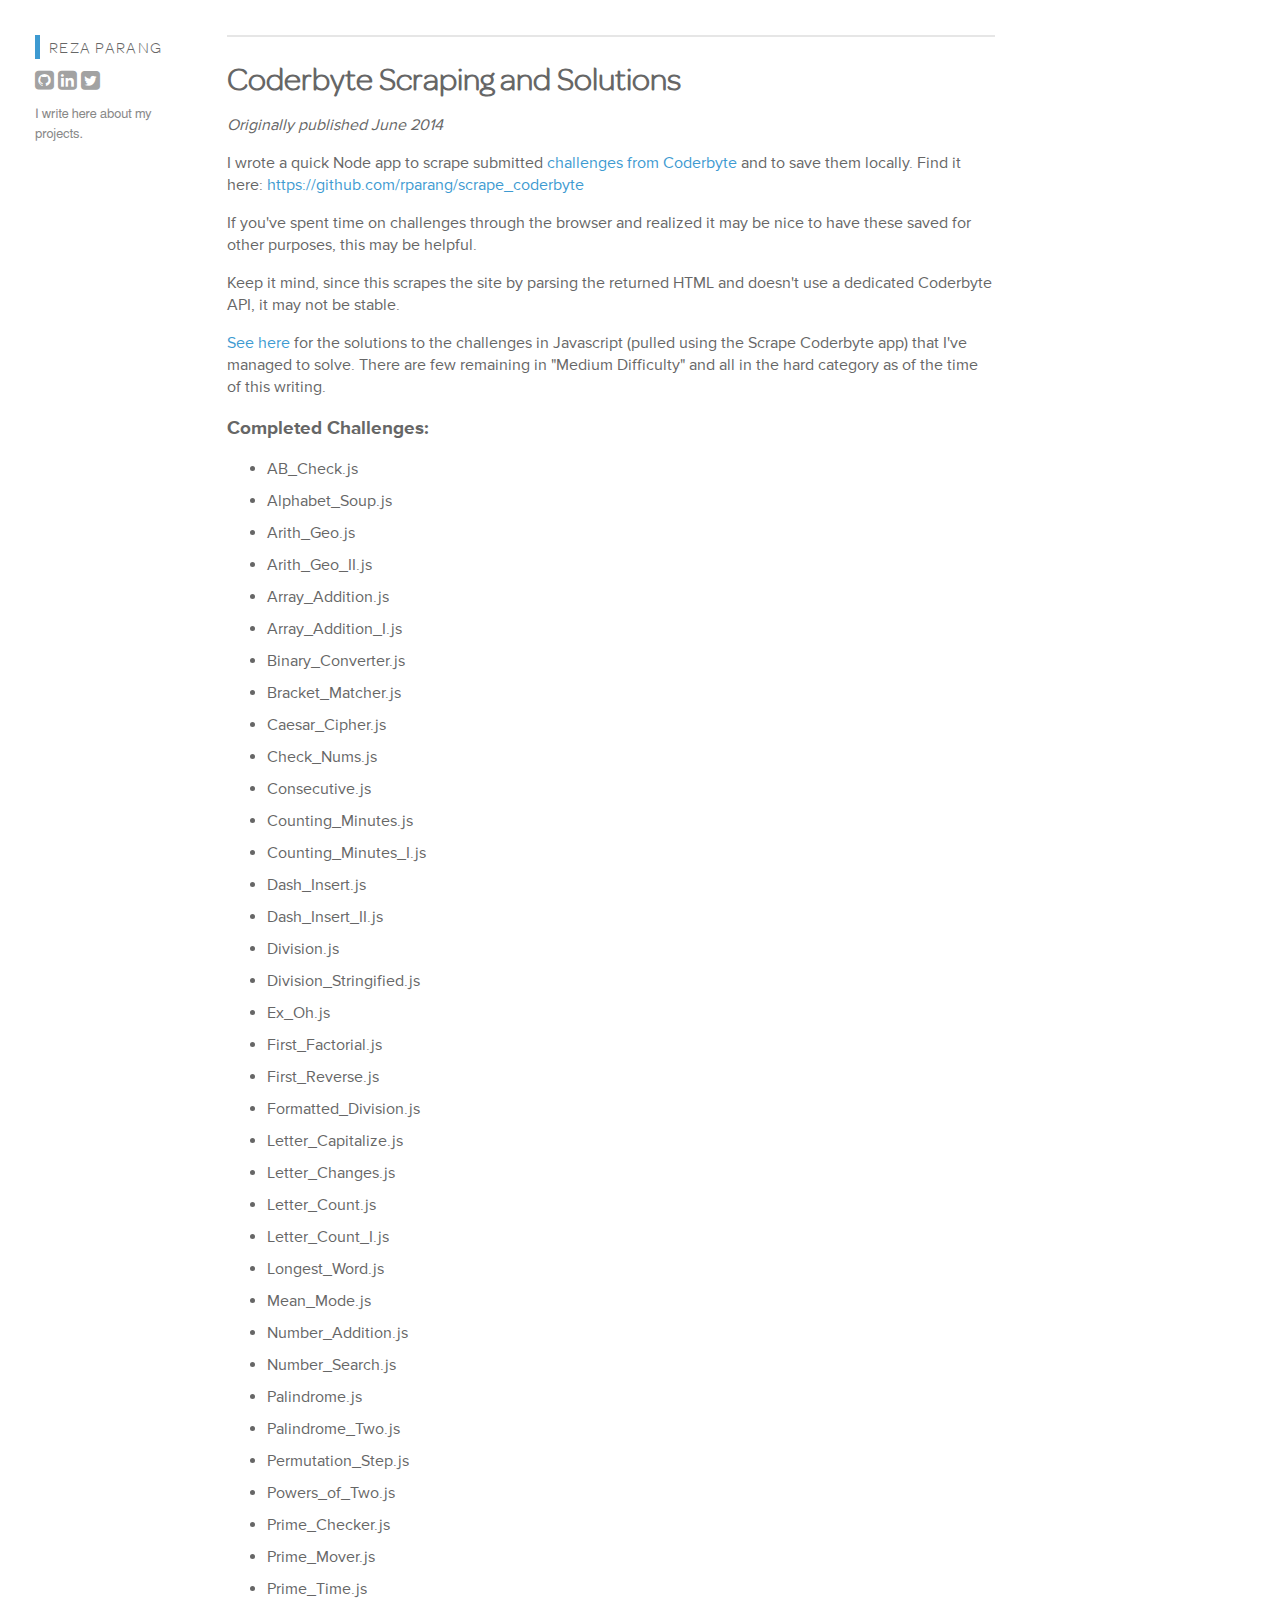
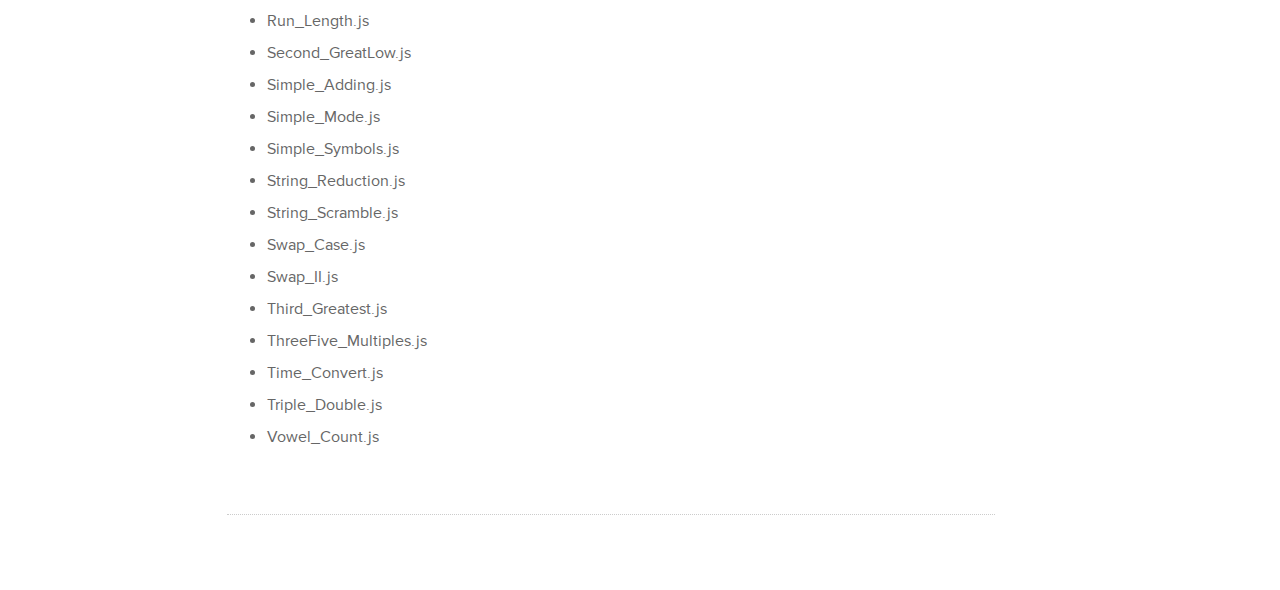
<file: coderbyte-scraping-solutions.html>
<!DOCTYPE html>
<html lang="en">
<head>
  <meta charset="UTF-8">
  <title>Reza Parang - Coderbyte Scraping and Solutions</title>
  <link rel="stylesheet" href="./theme/css/application.css">
  <link rel="stylesheet" href="./theme/css/pure.css">
  <link rel="stylesheet" href="./theme/css/grids.css">
  <link rel="stylesheet" href="./theme/css/font-awesome.css">
</head>

<!-- Google tag (gtag.js) -->
<script async src="https://www.googletagmanager.com/gtag/js?id=G-F9Q82MH7HE"></script>
<script>
  window.dataLayer = window.dataLayer || [];
  function gtag(){dataLayer.push(arguments);}
  gtag('js', new Date());

  gtag('config', 'G-F9Q82MH7HE');
</script>

<body>
  <div id="layout" class="pure-g">
    <div class="sidebar pure-u-1 pure-u-md-1-5">
      <div class="sidebar-wrapper">
        <a class="logo" href=".">Reza Parang</a>
        <div class="icons">
          <a href="https://github.com/rparang" target="_blank"><span class="fa fa-github-square"></span></a>
          <a href="http://www.linkedin.com/in/rezaparang" target="_blank"><span class="fa fa-linkedin-square"></span></a>
          <a href="https://twitter.com/RezaParang" target="_blank"><span class="fa fa-twitter-square"></span></a>
        </div>
        <p class="bio">I write here about my projects.</p>
      </div>
    </div>
    <div class="content pure-u-1 pure-u-md-4-5">
<article class="entry" data-tag="">
  <header>
    <h1>Coderbyte Scraping and Solutions</h1>
  </header>
  <section>
    <p><em>Originally published June 2014</em></p>
<p>I wrote a quick Node app to scrape submitted <a href="https://coderbyte.com/CodingArea/Challenges/">challenges from Coderbyte</a> and to save them locally. Find it here: <a href="https://github.com/rparang/scrape_coderbyte">https://github.com/rparang/scrape_coderbyte</a></p>
<p>If you've spent time on challenges through the browser and realized it may be nice to have these saved for other purposes, this may be helpful.</p>
<p>Keep it mind, since this scrapes the site by parsing the returned HTML and doesn't use a dedicated Coderbyte API, it may not be stable.</p>
<p><a href="https://github.com/rparang/coderbyte/tree/master/challenges">See here</a> for the solutions to the challenges in Javascript (pulled using the Scrape Coderbyte app) that I've managed to solve. There are few remaining in "Medium Difficulty" and all in the hard category as of the time of this writing.</p>
<h3>Completed Challenges:</h3>
<ul>
<li>AB_Check.js</li>
<li>Alphabet_Soup.js</li>
<li>Arith_Geo.js</li>
<li>Arith_Geo_II.js</li>
<li>Array_Addition.js</li>
<li>Array_Addition_I.js</li>
<li>Binary_Converter.js</li>
<li>Bracket_Matcher.js</li>
<li>Caesar_Cipher.js</li>
<li>Check_Nums.js</li>
<li>Consecutive.js</li>
<li>Counting_Minutes.js</li>
<li>Counting_Minutes_I.js</li>
<li>Dash_Insert.js</li>
<li>Dash_Insert_II.js</li>
<li>Division.js</li>
<li>Division_Stringified.js</li>
<li>Ex_Oh.js</li>
<li>First_Factorial.js</li>
<li>First_Reverse.js</li>
<li>Formatted_Division.js</li>
<li>Letter_Capitalize.js</li>
<li>Letter_Changes.js</li>
<li>Letter_Count.js</li>
<li>Letter_Count_I.js</li>
<li>Longest_Word.js</li>
<li>Mean_Mode.js</li>
<li>Number_Addition.js</li>
<li>Number_Search.js</li>
<li>Palindrome.js</li>
<li>Palindrome_Two.js</li>
<li>Permutation_Step.js</li>
<li>Powers_of_Two.js</li>
<li>Prime_Checker.js</li>
<li>Prime_Mover.js</li>
<li>Prime_Time.js</li>
<li>Run_Length.js</li>
<li>Second_GreatLow.js</li>
<li>Simple_Adding.js</li>
<li>Simple_Mode.js</li>
<li>Simple_Symbols.js</li>
<li>String_Reduction.js</li>
<li>String_Scramble.js</li>
<li>Swap_Case.js</li>
<li>Swap_II.js</li>
<li>Third_Greatest.js</li>
<li>ThreeFive_Multiples.js</li>
<li>Time_Convert.js</li>
<li>Triple_Double.js</li>
<li>Vowel_Count.js</li>
</ul>
  </section>
</article>
    </div>
  </div>
</body>
</html>
</file>
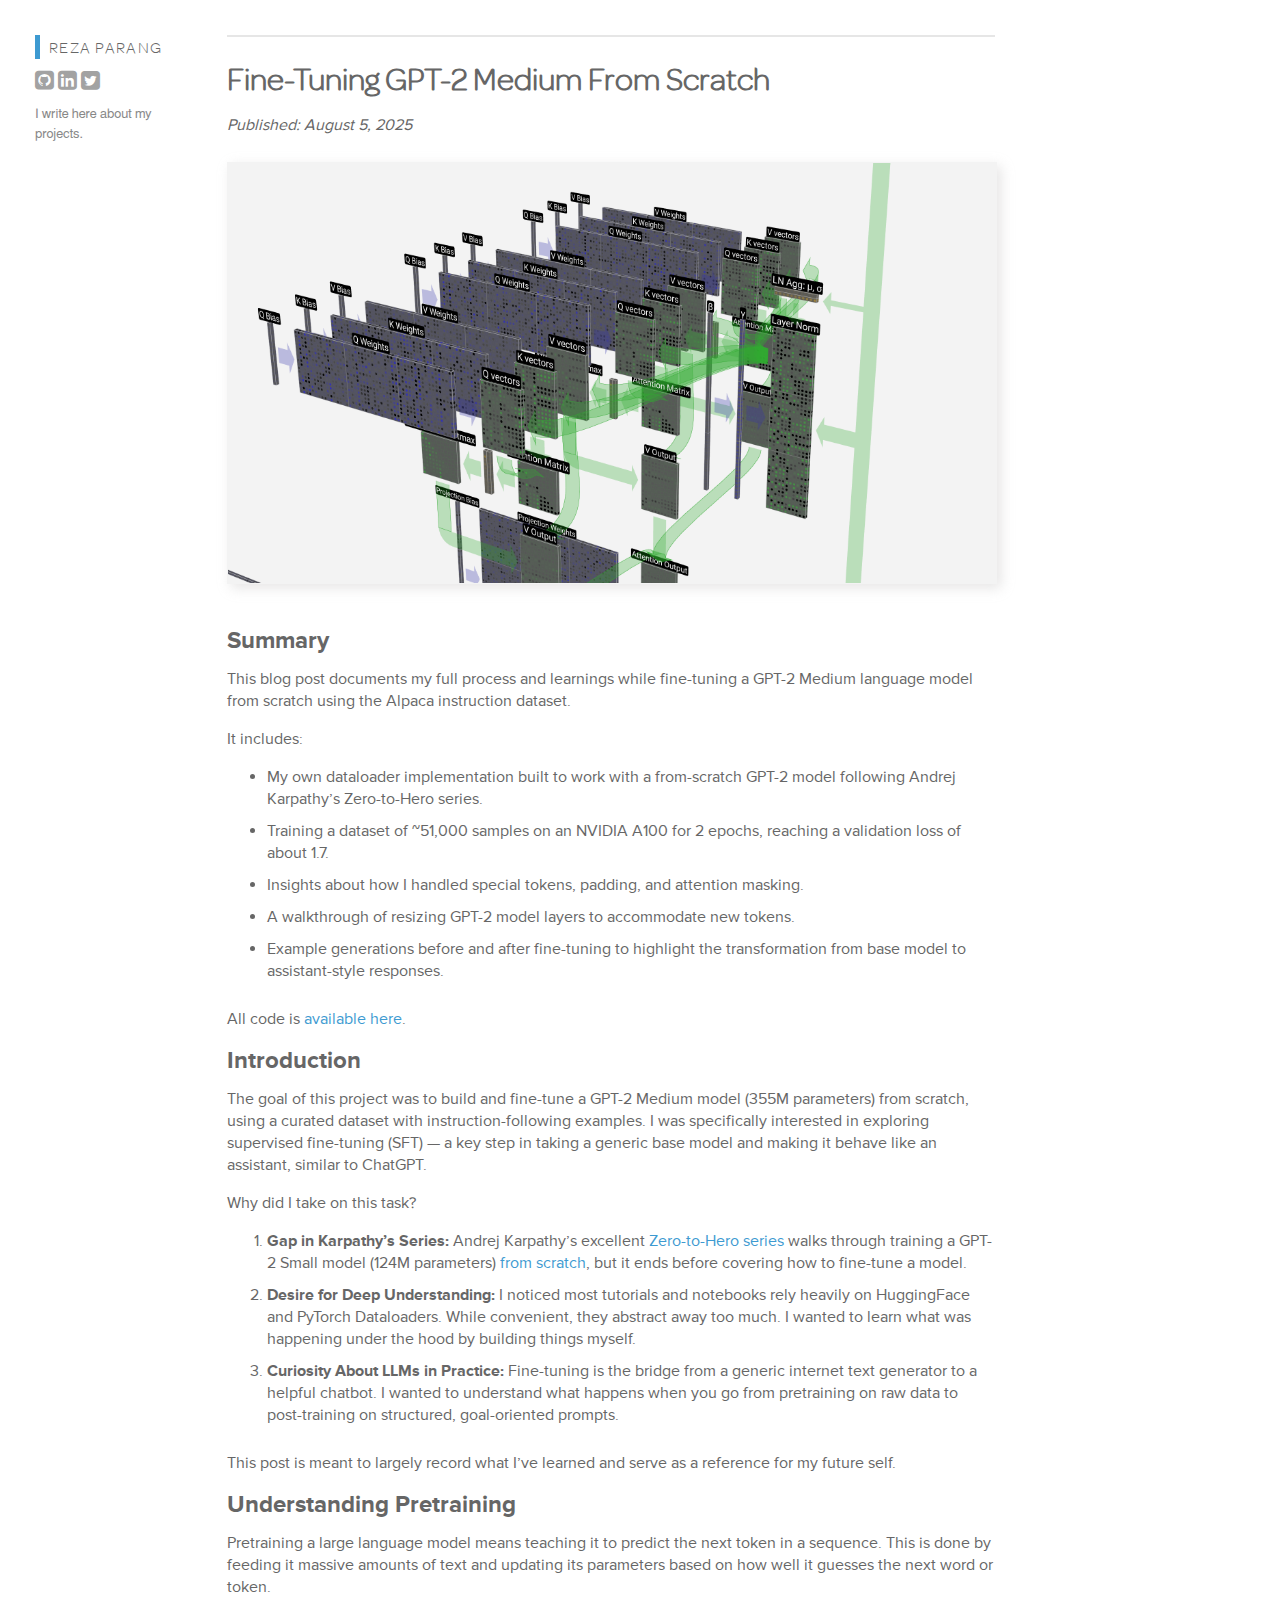
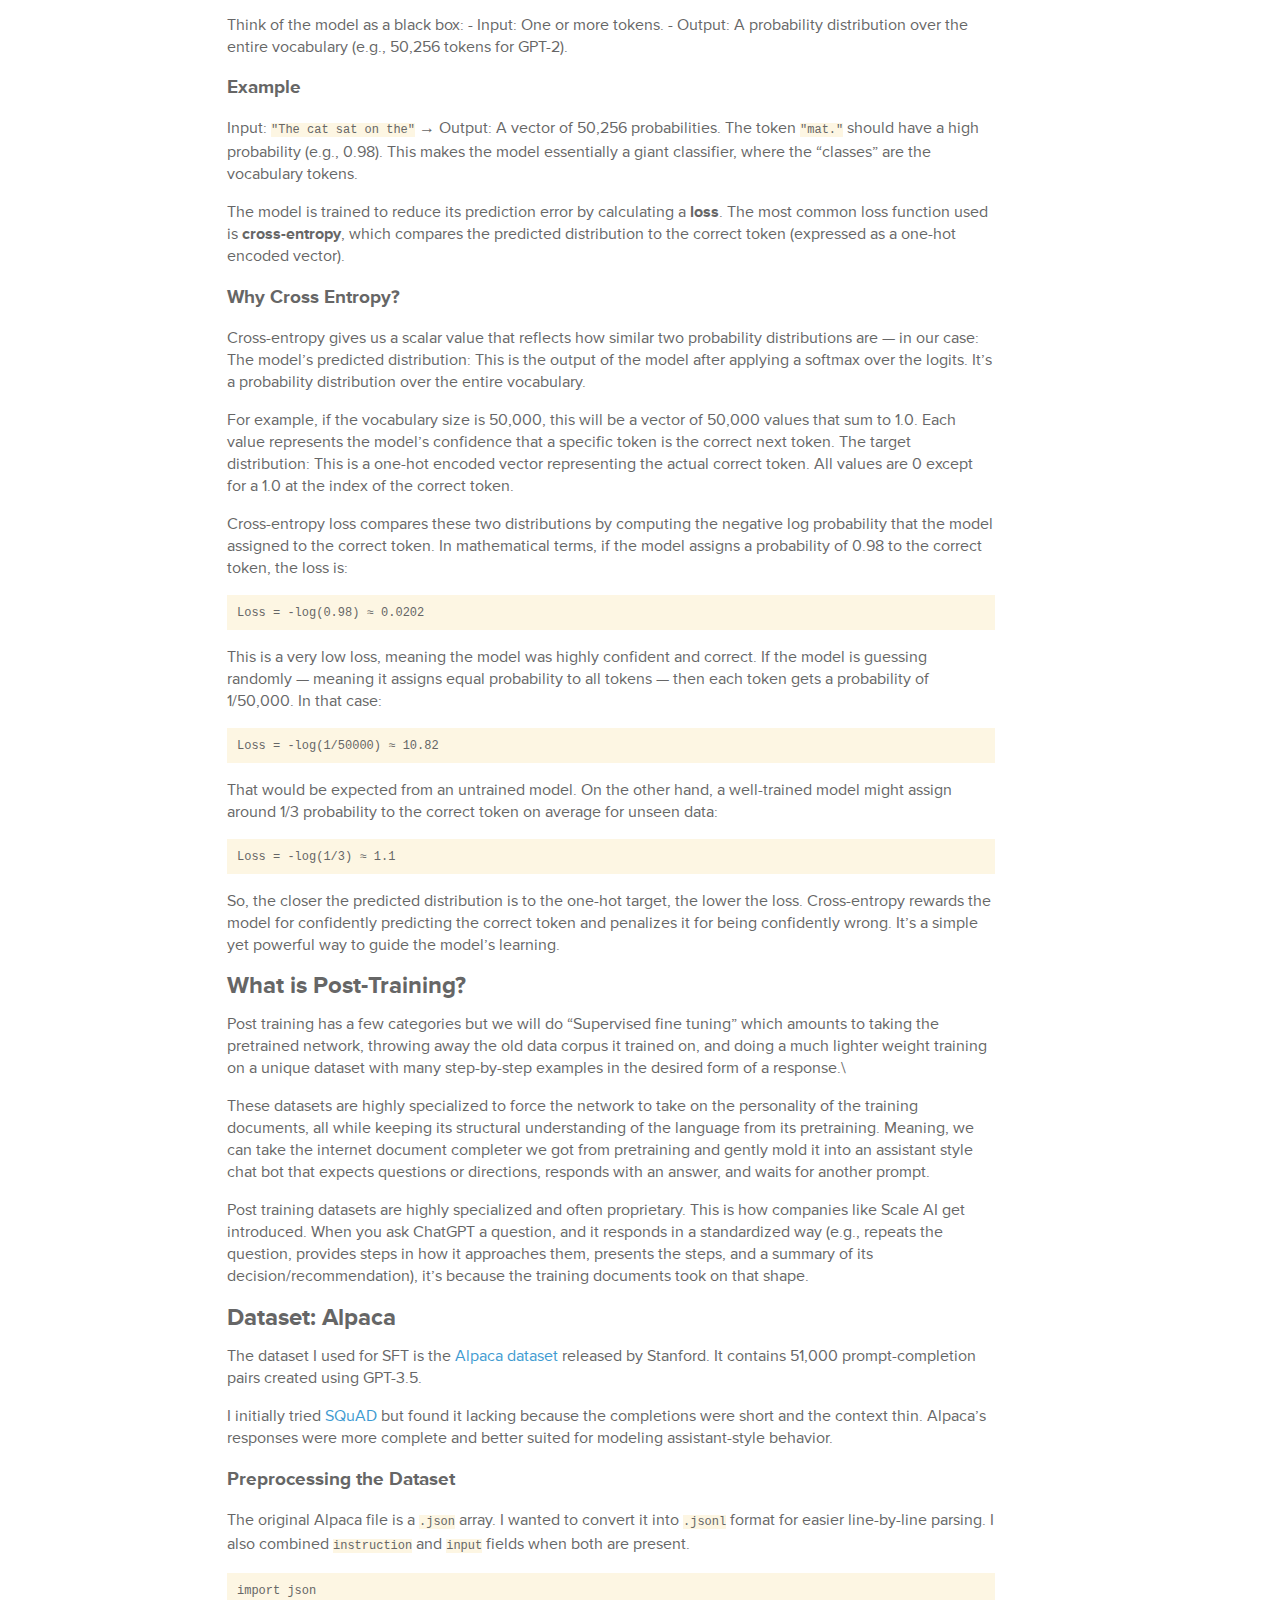
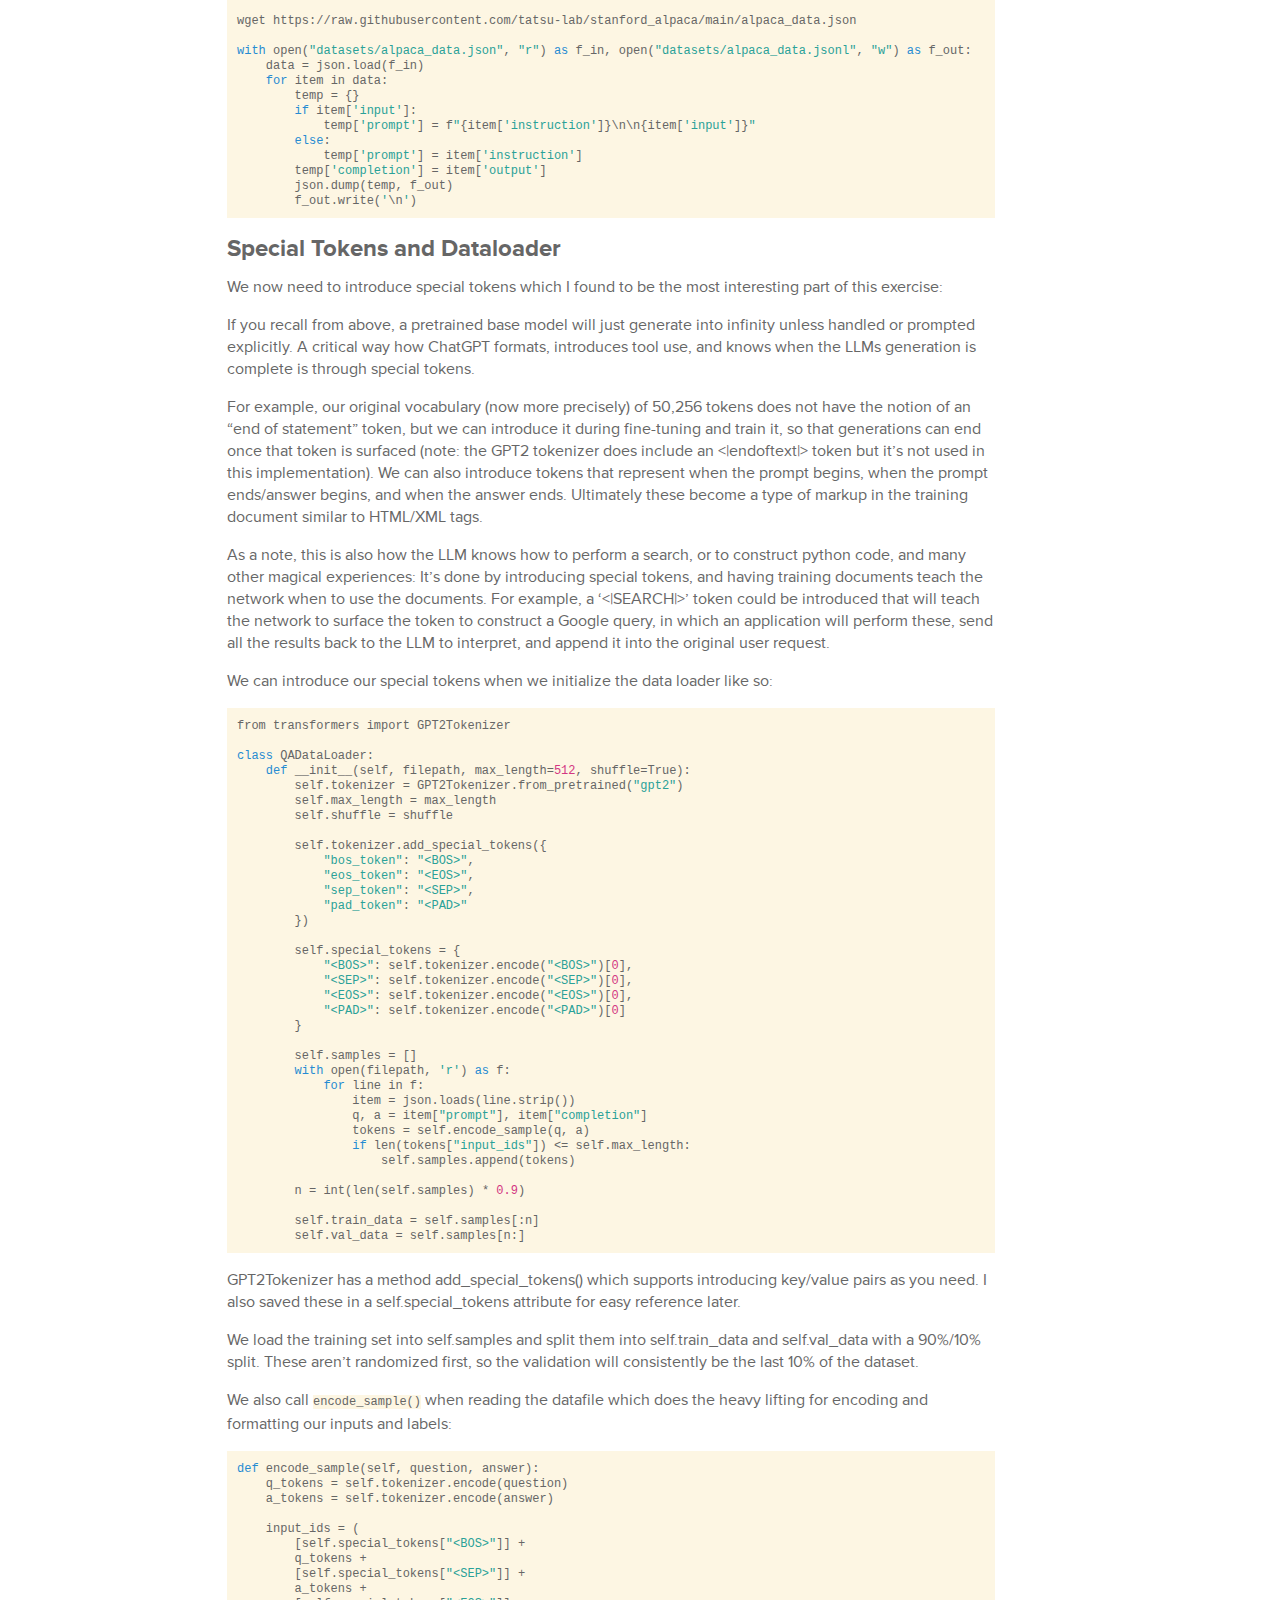
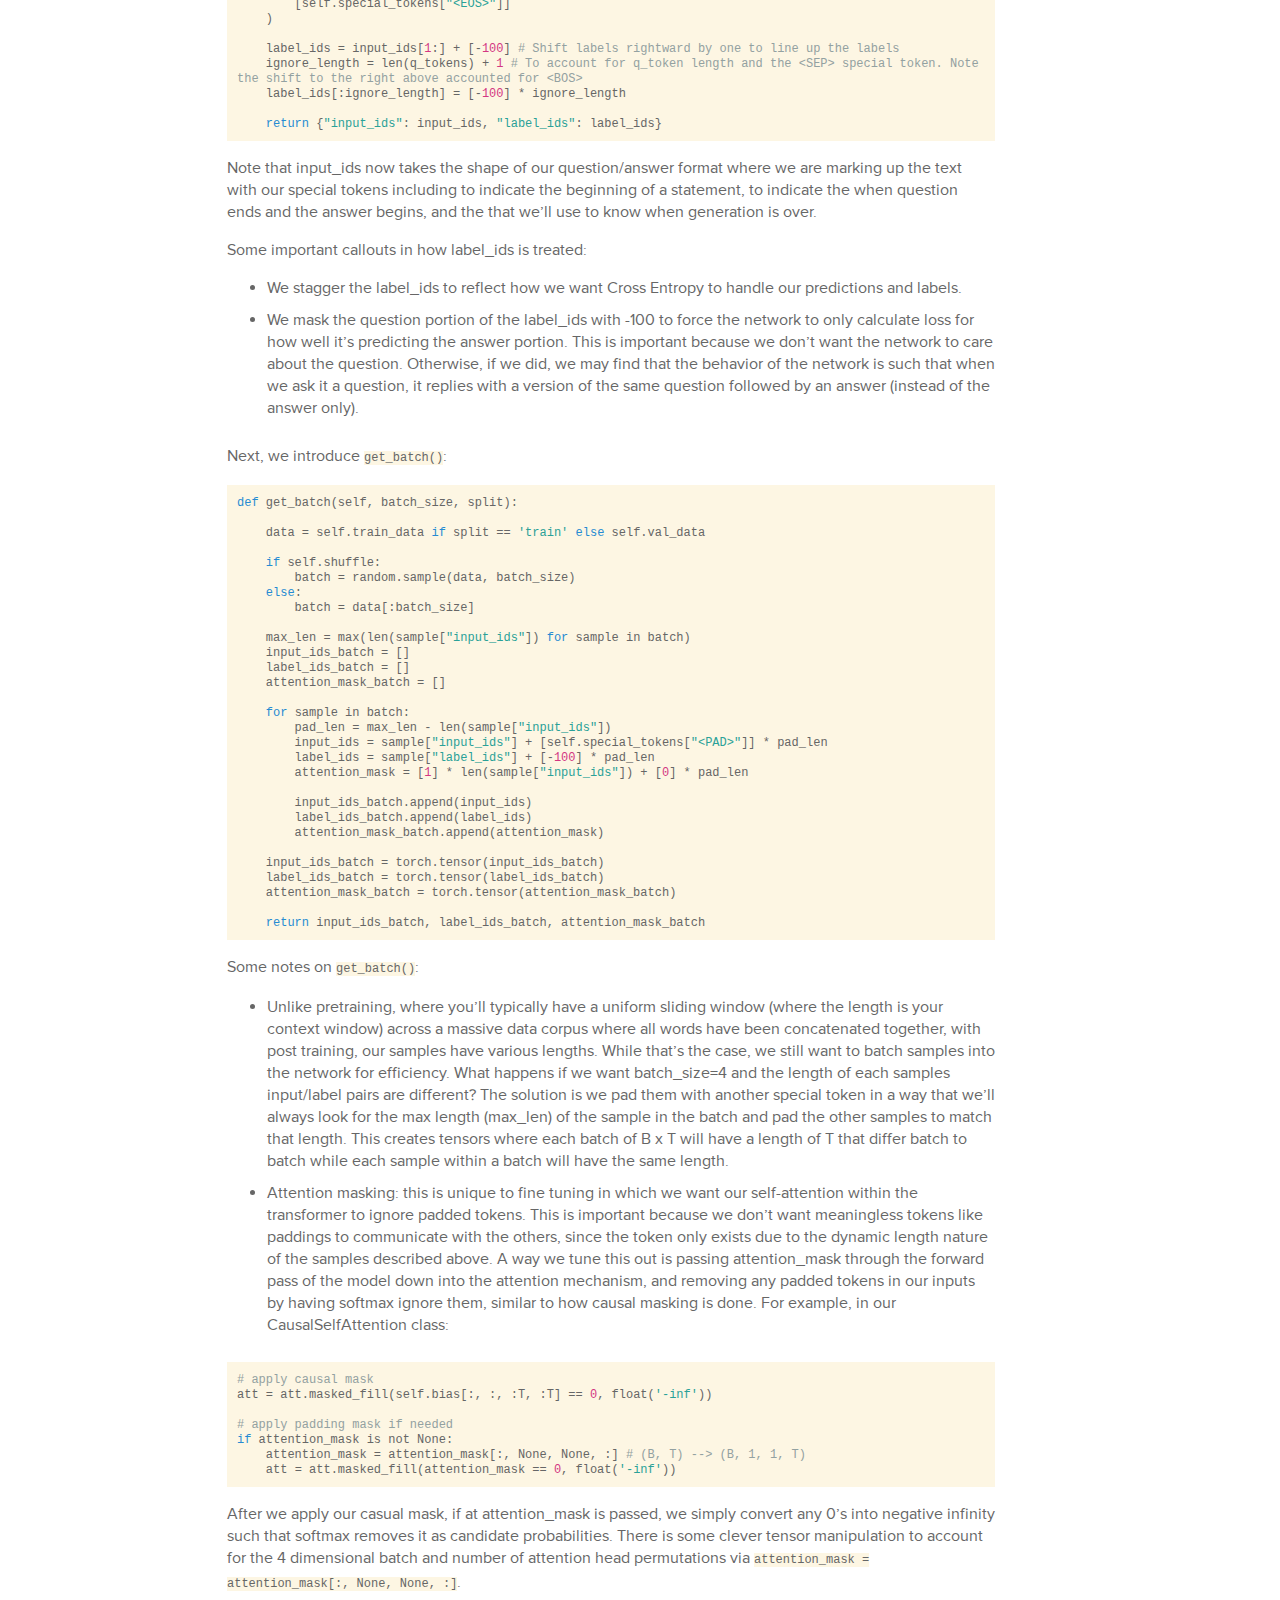
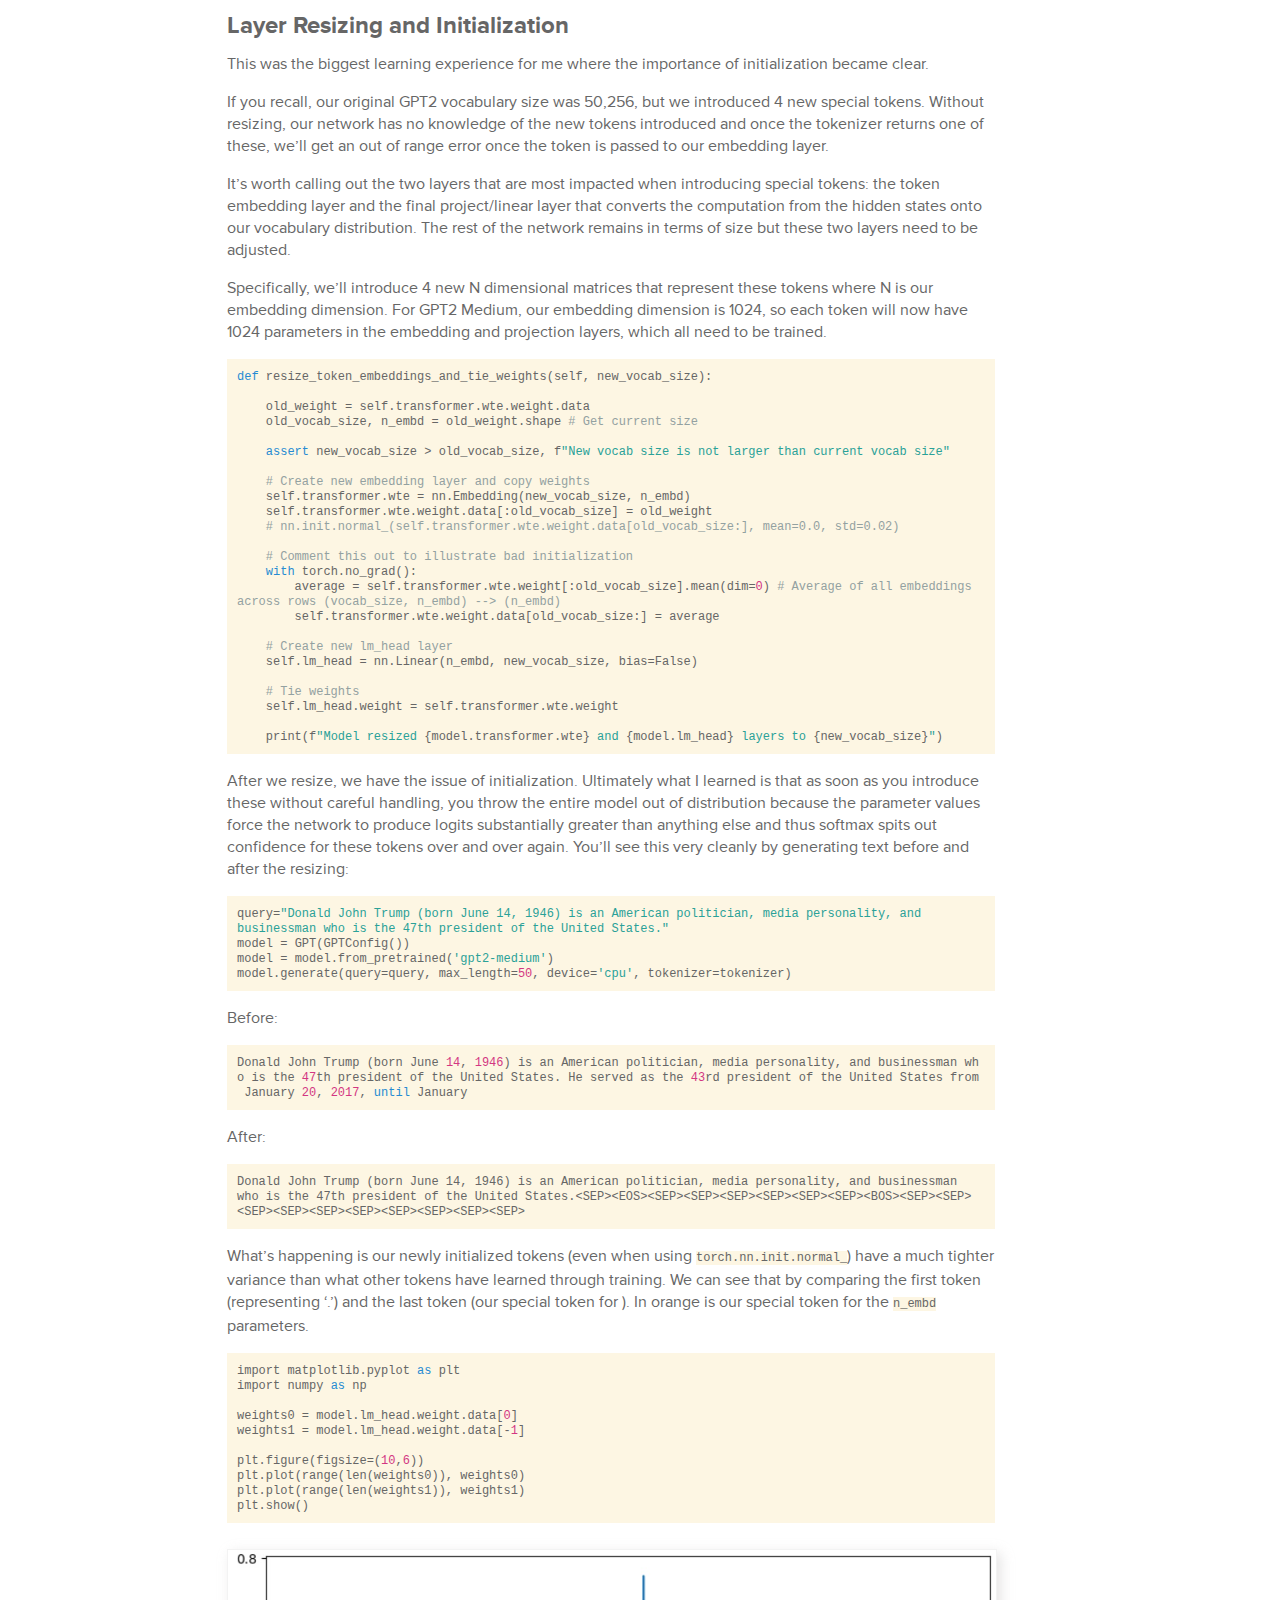
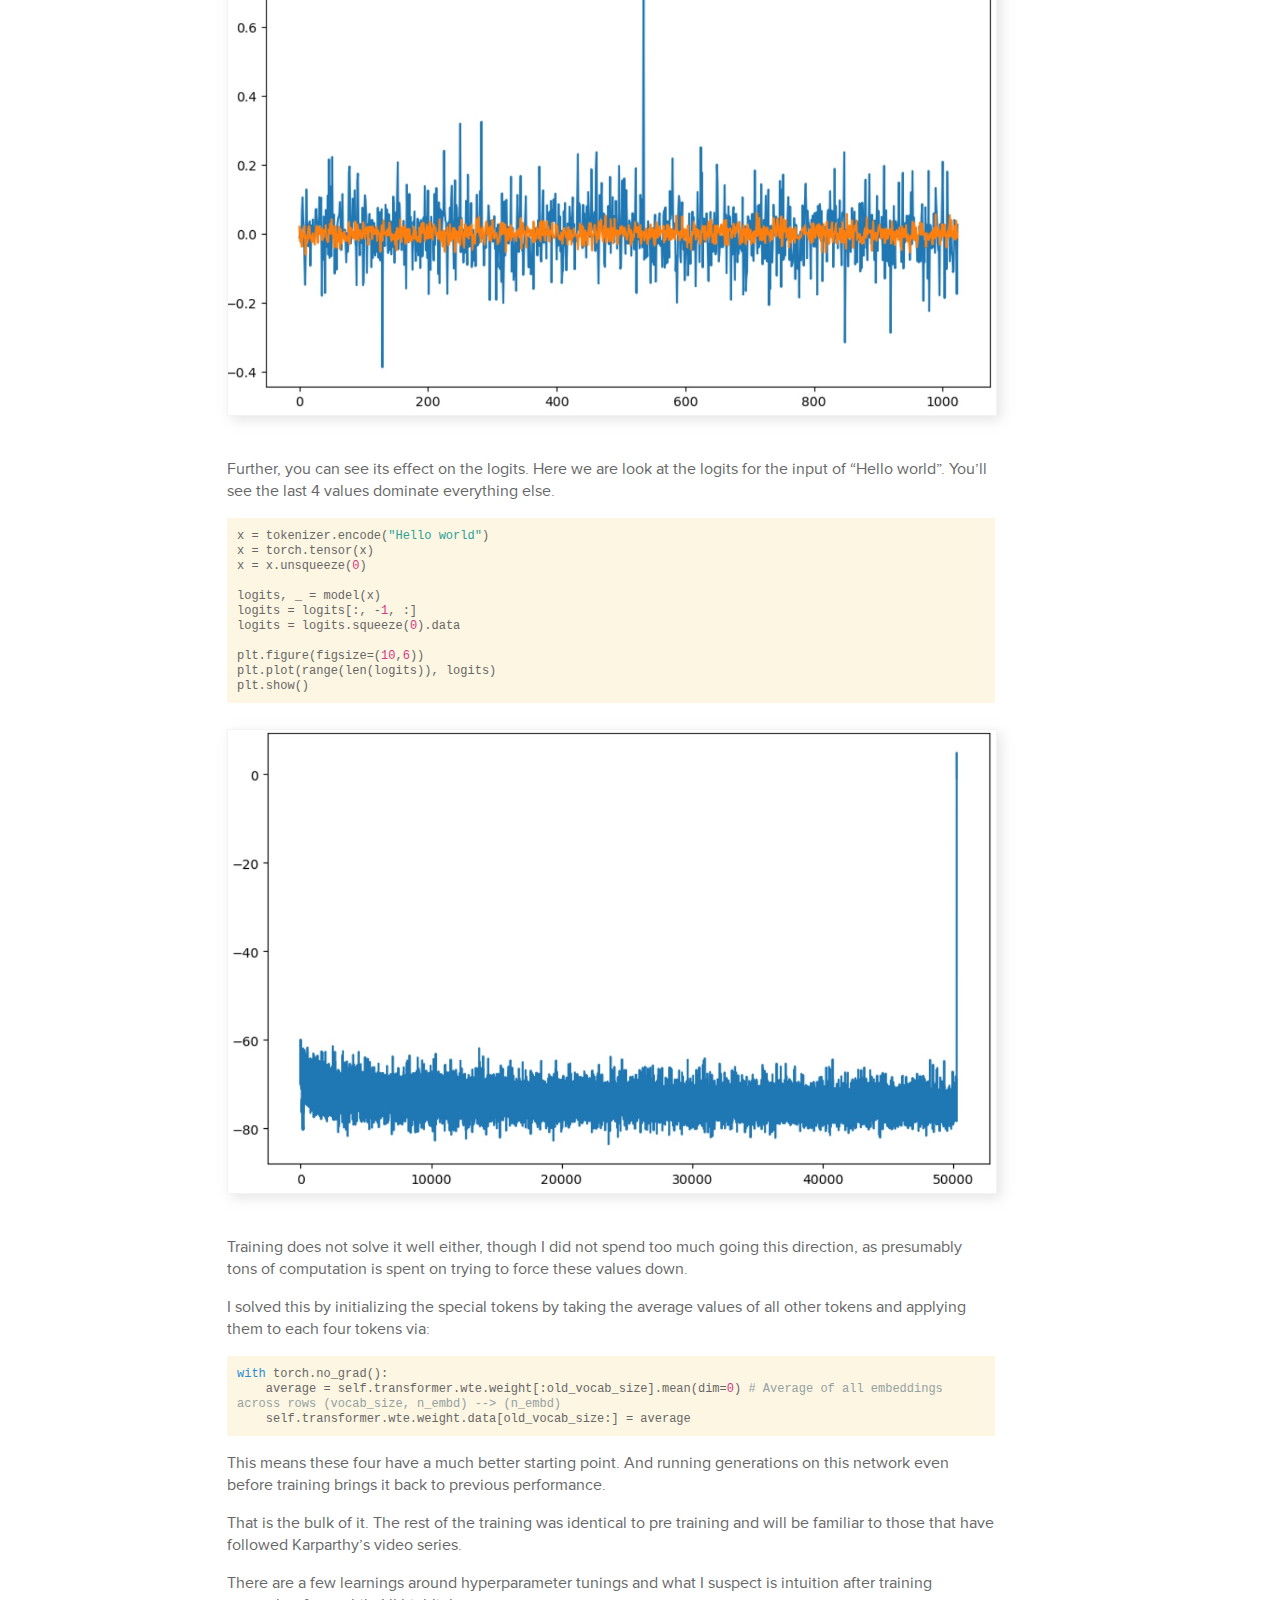
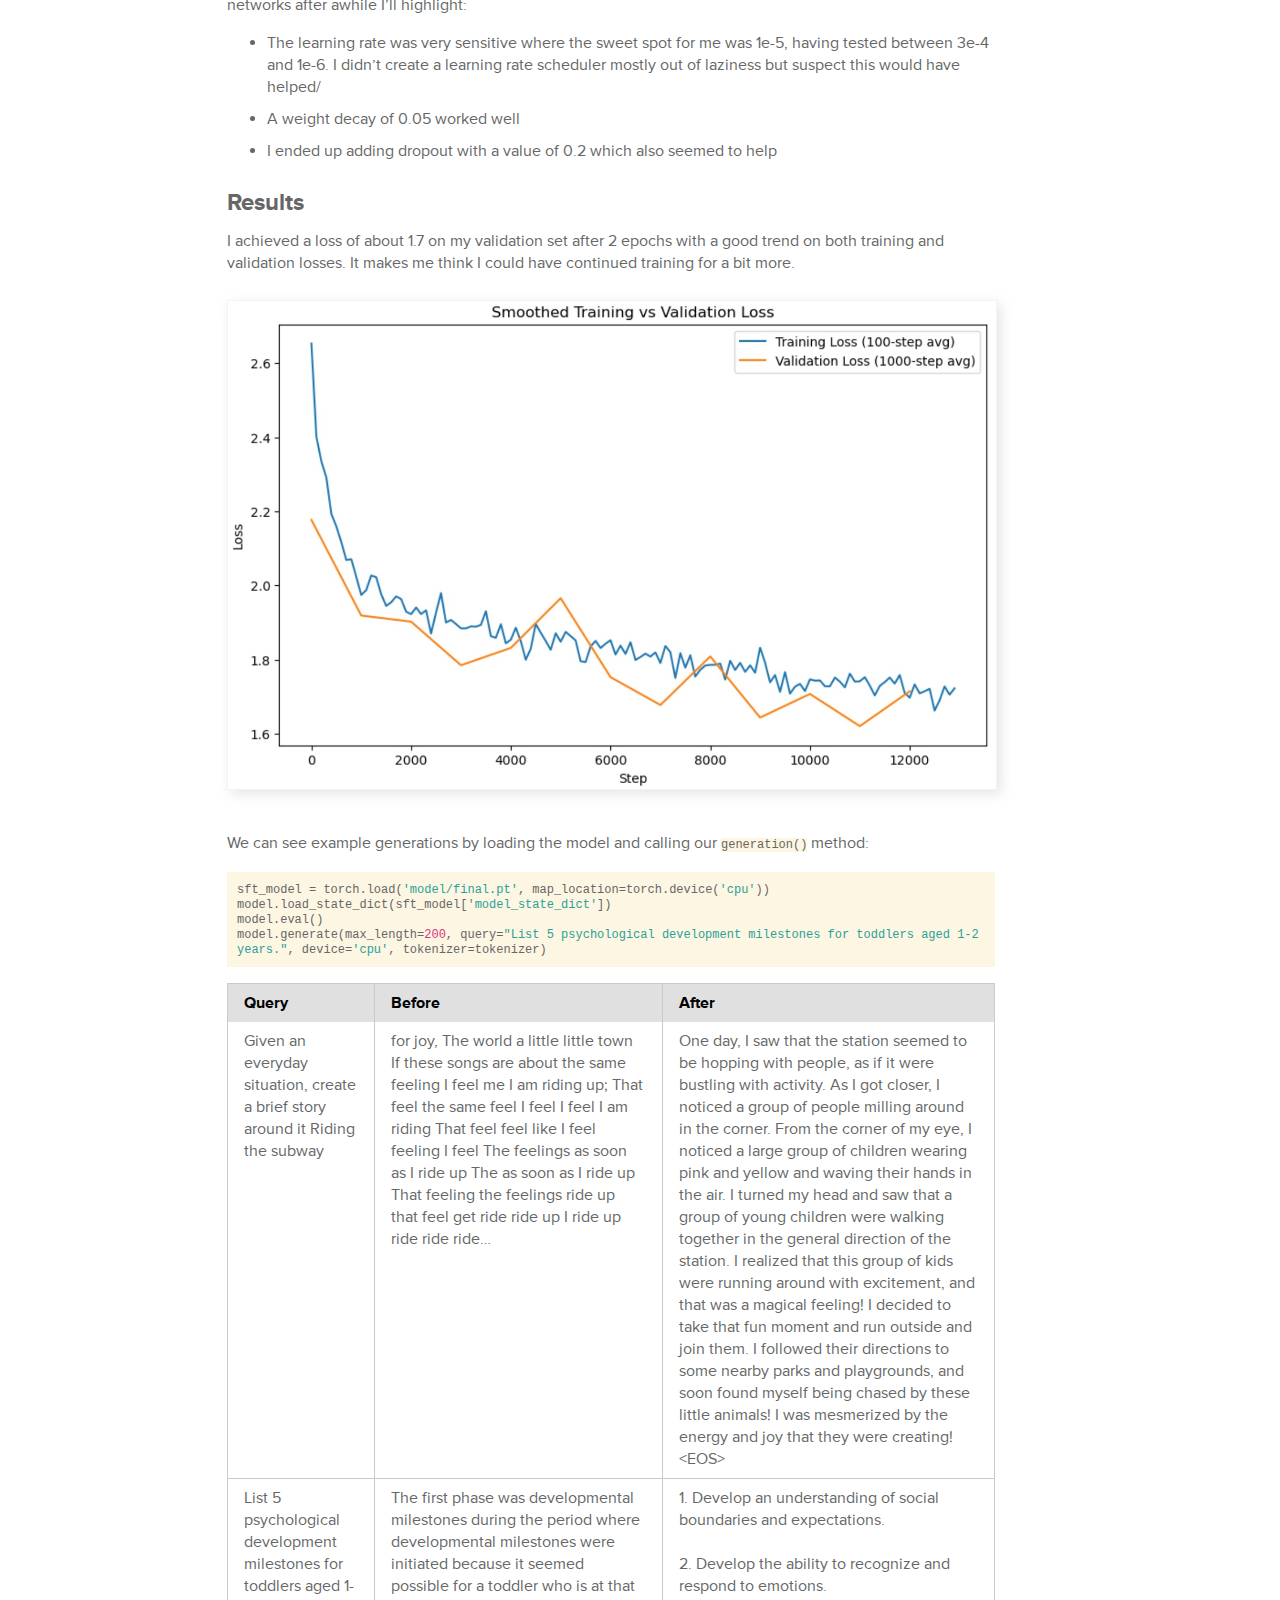
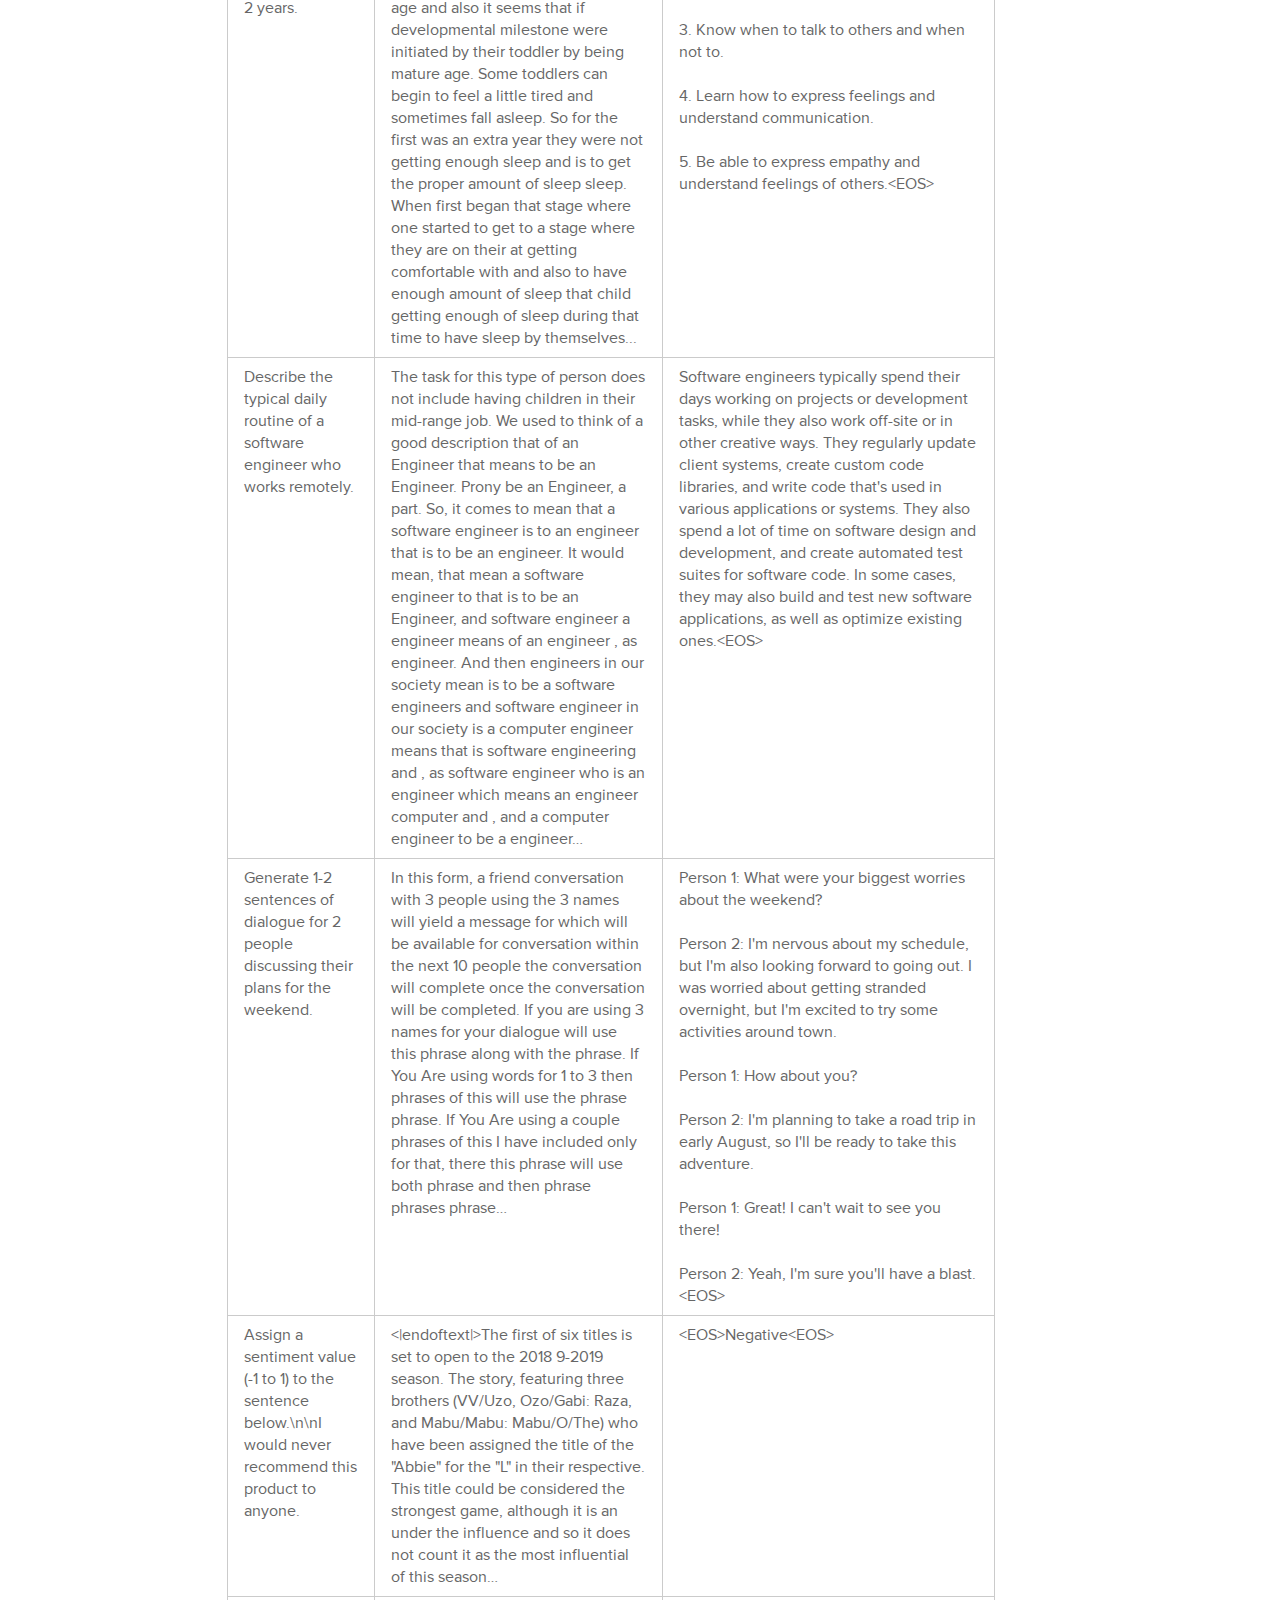
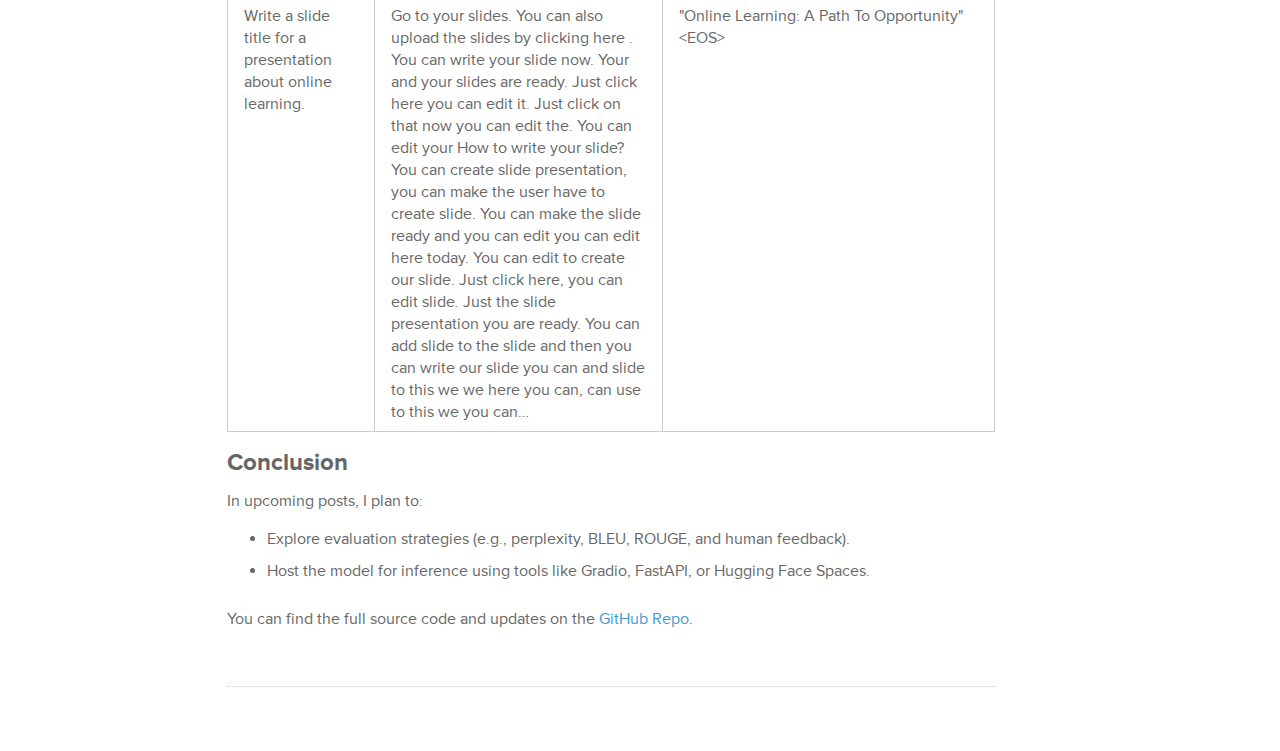
<file: fine-tuning-gpt-2-medium-from-scratch.html>
<!DOCTYPE html>
<html lang="en">
<head>
  <meta charset="UTF-8">
  <title>Reza Parang - Fine-Tuning GPT-2 Medium From Scratch</title>
  <link rel="stylesheet" href="./theme/css/application.css">
  <link rel="stylesheet" href="./theme/css/pure.css">
  <link rel="stylesheet" href="./theme/css/grids.css">
  <link rel="stylesheet" href="./theme/css/font-awesome.css">
</head>

<!-- Google tag (gtag.js) -->
<script async src="https://www.googletagmanager.com/gtag/js?id=G-F9Q82MH7HE"></script>
<script>
  window.dataLayer = window.dataLayer || [];
  function gtag(){dataLayer.push(arguments);}
  gtag('js', new Date());

  gtag('config', 'G-F9Q82MH7HE');
</script>

<body>
  <div id="layout" class="pure-g">
    <div class="sidebar pure-u-1 pure-u-md-1-5">
      <div class="sidebar-wrapper">
        <a class="logo" href=".">Reza Parang</a>
        <div class="icons">
          <a href="https://github.com/rparang" target="_blank"><span class="fa fa-github-square"></span></a>
          <a href="http://www.linkedin.com/in/rezaparang" target="_blank"><span class="fa fa-linkedin-square"></span></a>
          <a href="https://twitter.com/RezaParang" target="_blank"><span class="fa fa-twitter-square"></span></a>
        </div>
        <p class="bio">I write here about my projects.</p>
      </div>
    </div>
    <div class="content pure-u-1 pure-u-md-4-5">
<article class="entry" data-tag="">
  <header>
    <h1>Fine-Tuning GPT-2 Medium From Scratch</h1>
  </header>
  <section>
    <p><em>Published: August 5, 2025</em></p>
<p><img alt="Paint Hip Hop" src="./images/gpt2_cover.png"></p>
<h2>Summary</h2>
<p>This blog post documents my full process and learnings while fine-tuning a GPT-2 Medium language model from scratch using the Alpaca instruction dataset. </p>
<p>It includes:</p>
<ul>
<li>My own dataloader implementation built to work with a from-scratch GPT-2 model following Andrej Karpathy’s Zero-to-Hero series.</li>
<li>Training a dataset of ~51,000 samples on an NVIDIA A100 for 2 epochs, reaching a validation loss of about 1.7.</li>
<li>Insights about how I handled special tokens, padding, and attention masking.</li>
<li>A walkthrough of resizing GPT-2 model layers to accommodate new tokens.</li>
<li>Example generations before and after fine-tuning to highlight the transformation from base model to assistant-style responses.</li>
</ul>
<p>All code is <a href="https://github.com/rparang/gpt2_finetune">available here</a>.</p>
<h2>Introduction</h2>
<p>The goal of this project was to build and fine-tune a GPT-2 Medium model (355M parameters) from scratch, using a curated dataset with instruction-following examples. I was specifically interested in exploring supervised fine-tuning (SFT) — a key step in taking a generic base model and making it behave like an assistant, similar to ChatGPT.</p>
<p>Why did I take on this task?</p>
<ol>
<li><strong>Gap in Karpathy’s Series:</strong> Andrej Karpathy’s excellent <a href="https://www.youtube.com/watch?v=VMj-3S1tku0&amp;t=8270s">Zero-to-Hero series</a> walks through training a GPT-2 Small model (124M parameters) <a href="https://www.youtube.com/watch?v=l8pRSuU81PU">from scratch</a>, but it ends before covering how to fine-tune a model.</li>
<li><strong>Desire for Deep Understanding:</strong> I noticed most tutorials and notebooks rely heavily on HuggingFace and PyTorch Dataloaders. While convenient, they abstract away too much. I wanted to learn what was happening under the hood by building things myself.</li>
<li><strong>Curiosity About LLMs in Practice:</strong> Fine-tuning is the bridge from a generic internet text generator to a helpful chatbot. I wanted to understand what happens when you go from pretraining on raw data to post-training on structured, goal-oriented prompts.</li>
</ol>
<p>This post is meant to largely record what I’ve learned and serve as a reference for my future self.</p>
<h2>Understanding Pretraining</h2>
<p>Pretraining a large language model means teaching it to predict the next token in a sequence. This is done by feeding it massive amounts of text and updating its parameters based on how well it guesses the next word or token.</p>
<p>Think of the model as a black box:
- Input: One or more tokens.
- Output: A probability distribution over the entire vocabulary (e.g., 50,256 tokens for GPT-2).</p>
<h3>Example</h3>
<p>Input: <code>"The cat sat on the"</code> → Output: A vector of 50,256 probabilities. The token <code>"mat."</code> should have a high probability (e.g., 0.98). This makes the model essentially a giant classifier, where the “classes” are the vocabulary tokens.</p>
<p>The model is trained to reduce its prediction error by calculating a <strong>loss</strong>. The most common loss function used is <strong>cross-entropy</strong>, which compares the predicted distribution to the correct token (expressed as a one-hot encoded vector).</p>
<h3>Why Cross Entropy?</h3>
<p>Cross-entropy gives us a scalar value that reflects how similar two probability distributions are — in our case:
The model’s predicted distribution: This is the output of the model after applying a softmax over the logits. It’s a probability distribution over the entire vocabulary. </p>
<p>For example, if the vocabulary size is 50,000, this will be a vector of 50,000 values that sum to 1.0. Each value represents the model’s confidence that a specific token is the correct next token.
The target distribution: This is a one-hot encoded vector representing the actual correct token. All values are 0 except for a 1.0 at the index of the correct token.</p>
<p>Cross-entropy loss compares these two distributions by computing the negative log probability that the model assigned to the correct token. In mathematical terms, if the model assigns a probability of 0.98 to the correct token, the loss is:</p>
<div class="highlight"><pre><span></span><code>Loss = -log(0.98) ≈ 0.0202
</code></pre></div>

<p>This is a very low loss, meaning the model was highly confident and correct.
If the model is guessing randomly — meaning it assigns equal probability to all tokens — then each token gets a probability of 1/50,000. In that case:</p>
<div class="highlight"><pre><span></span><code>Loss = -log(1/50000) ≈ 10.82
</code></pre></div>

<p>That would be expected from an untrained model. On the other hand, a well-trained model might assign around 1/3 probability to the correct token on average for unseen data:</p>
<div class="highlight"><pre><span></span><code>Loss = -log(1/3) ≈ 1.1
</code></pre></div>

<p>So, the closer the predicted distribution is to the one-hot target, the lower the loss. Cross-entropy rewards the model for confidently predicting the correct token and penalizes it for being confidently wrong. It’s a simple yet powerful way to guide the model’s learning.</p>
<h2>What is Post-Training?</h2>
<p>Post training has a few categories but we will do “Supervised fine tuning” which amounts to taking the pretrained network, throwing away the old data corpus it trained on, and doing a much lighter weight training on a unique dataset with many step-by-step examples in the desired form of a response.\</p>
<p>These datasets are highly specialized to force the network to take on the personality of the training documents, all while keeping its structural understanding of the language from its pretraining. Meaning, we can take the internet document completer we got from pretraining and gently mold it into an assistant style chat bot that expects questions or directions, responds with an answer, and waits for another prompt. </p>
<p>Post training datasets are highly specialized and often proprietary. This is how companies like Scale AI get introduced. When you ask ChatGPT a question, and it responds in a standardized way (e.g., repeats the question, provides steps in how it approaches them, presents the steps, and a summary of its decision/recommendation), it’s because the training documents took on that shape. </p>
<h2>Dataset: Alpaca</h2>
<p>The dataset I used for SFT is the <a href="https://raw.githubusercontent.com/tatsu-lab/stanford_alpaca/main/alpaca_data.json">Alpaca dataset</a> released by Stanford. It contains 51,000 prompt-completion pairs created using GPT-3.5.</p>
<p>I initially tried <a href="https://rajpurkar.github.io/SQuAD-explorer/">SQuAD</a> but found it lacking because the completions were short and the context thin. Alpaca’s responses were more complete and better suited for modeling assistant-style behavior.</p>
<h3>Preprocessing the Dataset</h3>
<p>The original Alpaca file is a <code>.json</code> array. I wanted to convert it into <code>.jsonl</code> format for easier line-by-line parsing. I also combined <code>instruction</code> and <code>input</code> fields when both are present.</p>
<div class="highlight"><pre><span></span><code><span class="kn">import</span> <span class="nn">json</span>

<span class="n">wget</span> <span class="n">https</span><span class="p">:</span><span class="o">//</span><span class="n">raw</span><span class="o">.</span><span class="n">githubusercontent</span><span class="o">.</span><span class="n">com</span><span class="o">/</span><span class="n">tatsu</span><span class="o">-</span><span class="n">lab</span><span class="o">/</span><span class="n">stanford_alpaca</span><span class="o">/</span><span class="n">main</span><span class="o">/</span><span class="n">alpaca_data</span><span class="o">.</span><span class="n">json</span>

<span class="k">with</span> <span class="nb">open</span><span class="p">(</span><span class="s2">&quot;datasets/alpaca_data.json&quot;</span><span class="p">,</span> <span class="s2">&quot;r&quot;</span><span class="p">)</span> <span class="k">as</span> <span class="n">f_in</span><span class="p">,</span> <span class="nb">open</span><span class="p">(</span><span class="s2">&quot;datasets/alpaca_data.jsonl&quot;</span><span class="p">,</span> <span class="s2">&quot;w&quot;</span><span class="p">)</span> <span class="k">as</span> <span class="n">f_out</span><span class="p">:</span>
    <span class="n">data</span> <span class="o">=</span> <span class="n">json</span><span class="o">.</span><span class="n">load</span><span class="p">(</span><span class="n">f_in</span><span class="p">)</span>
    <span class="k">for</span> <span class="n">item</span> <span class="ow">in</span> <span class="n">data</span><span class="p">:</span>
        <span class="n">temp</span> <span class="o">=</span> <span class="p">{}</span>
        <span class="k">if</span> <span class="n">item</span><span class="p">[</span><span class="s1">&#39;input&#39;</span><span class="p">]:</span>
            <span class="n">temp</span><span class="p">[</span><span class="s1">&#39;prompt&#39;</span><span class="p">]</span> <span class="o">=</span> <span class="sa">f</span><span class="s2">&quot;</span><span class="si">{</span><span class="n">item</span><span class="p">[</span><span class="s1">&#39;instruction&#39;</span><span class="p">]</span><span class="si">}</span><span class="se">\n\n</span><span class="si">{</span><span class="n">item</span><span class="p">[</span><span class="s1">&#39;input&#39;</span><span class="p">]</span><span class="si">}</span><span class="s2">&quot;</span>
        <span class="k">else</span><span class="p">:</span>
            <span class="n">temp</span><span class="p">[</span><span class="s1">&#39;prompt&#39;</span><span class="p">]</span> <span class="o">=</span> <span class="n">item</span><span class="p">[</span><span class="s1">&#39;instruction&#39;</span><span class="p">]</span>
        <span class="n">temp</span><span class="p">[</span><span class="s1">&#39;completion&#39;</span><span class="p">]</span> <span class="o">=</span> <span class="n">item</span><span class="p">[</span><span class="s1">&#39;output&#39;</span><span class="p">]</span>
        <span class="n">json</span><span class="o">.</span><span class="n">dump</span><span class="p">(</span><span class="n">temp</span><span class="p">,</span> <span class="n">f_out</span><span class="p">)</span>
        <span class="n">f_out</span><span class="o">.</span><span class="n">write</span><span class="p">(</span><span class="s1">&#39;</span><span class="se">\n</span><span class="s1">&#39;</span><span class="p">)</span>
</code></pre></div>

<h2>Special Tokens and Dataloader</h2>
<p>We now need to introduce special tokens which I found to be the most interesting part of this exercise:</p>
<p>If you recall from above, a pretrained base model will just generate into infinity unless handled or prompted explicitly. A critical way how ChatGPT formats, introduces tool use, and knows when the LLMs generation is complete is through special tokens.</p>
<p>For example, our original vocabulary (now more precisely) of 50,256 tokens does not have the notion of an “end of statement” token, but we can introduce it during fine-tuning and train it, so that generations can end once that token is surfaced (note: the GPT2 tokenizer does include an &lt;|endoftext|&gt; token but it’s not used in this implementation). We can also introduce tokens that represent when the prompt begins, when the prompt ends/answer begins, and when the answer ends. Ultimately these become a type of markup in the training document similar to HTML/XML tags.</p>
<p>As a note, this is also how the LLM knows how to perform a search, or to construct python code, and many other magical experiences: It’s done by introducing special tokens, and having training documents teach the network when to use the documents. For example, a ‘&lt;|SEARCH|&gt;’ token could be introduced that will teach the network to surface the token to construct a Google query, in which an application will perform these, send all the results back to the LLM to interpret, and append it into the original user request.</p>
<p>We can introduce our special tokens when we initialize the data loader like so:</p>
<div class="highlight"><pre><span></span><code><span class="kn">from</span> <span class="nn">transformers</span> <span class="kn">import</span> <span class="n">GPT2Tokenizer</span>

<span class="k">class</span> <span class="nc">QADataLoader</span><span class="p">:</span>
    <span class="k">def</span> <span class="fm">__init__</span><span class="p">(</span><span class="bp">self</span><span class="p">,</span> <span class="n">filepath</span><span class="p">,</span> <span class="n">max_length</span><span class="o">=</span><span class="mi">512</span><span class="p">,</span> <span class="n">shuffle</span><span class="o">=</span><span class="kc">True</span><span class="p">):</span>
        <span class="bp">self</span><span class="o">.</span><span class="n">tokenizer</span> <span class="o">=</span> <span class="n">GPT2Tokenizer</span><span class="o">.</span><span class="n">from_pretrained</span><span class="p">(</span><span class="s2">&quot;gpt2&quot;</span><span class="p">)</span>
        <span class="bp">self</span><span class="o">.</span><span class="n">max_length</span> <span class="o">=</span> <span class="n">max_length</span>
        <span class="bp">self</span><span class="o">.</span><span class="n">shuffle</span> <span class="o">=</span> <span class="n">shuffle</span>

        <span class="bp">self</span><span class="o">.</span><span class="n">tokenizer</span><span class="o">.</span><span class="n">add_special_tokens</span><span class="p">({</span>
            <span class="s2">&quot;bos_token&quot;</span><span class="p">:</span> <span class="s2">&quot;&lt;BOS&gt;&quot;</span><span class="p">,</span>
            <span class="s2">&quot;eos_token&quot;</span><span class="p">:</span> <span class="s2">&quot;&lt;EOS&gt;&quot;</span><span class="p">,</span>
            <span class="s2">&quot;sep_token&quot;</span><span class="p">:</span> <span class="s2">&quot;&lt;SEP&gt;&quot;</span><span class="p">,</span>
            <span class="s2">&quot;pad_token&quot;</span><span class="p">:</span> <span class="s2">&quot;&lt;PAD&gt;&quot;</span>
        <span class="p">})</span>

        <span class="bp">self</span><span class="o">.</span><span class="n">special_tokens</span> <span class="o">=</span> <span class="p">{</span>
            <span class="s2">&quot;&lt;BOS&gt;&quot;</span><span class="p">:</span> <span class="bp">self</span><span class="o">.</span><span class="n">tokenizer</span><span class="o">.</span><span class="n">encode</span><span class="p">(</span><span class="s2">&quot;&lt;BOS&gt;&quot;</span><span class="p">)[</span><span class="mi">0</span><span class="p">],</span>
            <span class="s2">&quot;&lt;SEP&gt;&quot;</span><span class="p">:</span> <span class="bp">self</span><span class="o">.</span><span class="n">tokenizer</span><span class="o">.</span><span class="n">encode</span><span class="p">(</span><span class="s2">&quot;&lt;SEP&gt;&quot;</span><span class="p">)[</span><span class="mi">0</span><span class="p">],</span>
            <span class="s2">&quot;&lt;EOS&gt;&quot;</span><span class="p">:</span> <span class="bp">self</span><span class="o">.</span><span class="n">tokenizer</span><span class="o">.</span><span class="n">encode</span><span class="p">(</span><span class="s2">&quot;&lt;EOS&gt;&quot;</span><span class="p">)[</span><span class="mi">0</span><span class="p">],</span>
            <span class="s2">&quot;&lt;PAD&gt;&quot;</span><span class="p">:</span> <span class="bp">self</span><span class="o">.</span><span class="n">tokenizer</span><span class="o">.</span><span class="n">encode</span><span class="p">(</span><span class="s2">&quot;&lt;PAD&gt;&quot;</span><span class="p">)[</span><span class="mi">0</span><span class="p">]</span>
        <span class="p">}</span>

        <span class="bp">self</span><span class="o">.</span><span class="n">samples</span> <span class="o">=</span> <span class="p">[]</span>
        <span class="k">with</span> <span class="nb">open</span><span class="p">(</span><span class="n">filepath</span><span class="p">,</span> <span class="s1">&#39;r&#39;</span><span class="p">)</span> <span class="k">as</span> <span class="n">f</span><span class="p">:</span>
            <span class="k">for</span> <span class="n">line</span> <span class="ow">in</span> <span class="n">f</span><span class="p">:</span>
                <span class="n">item</span> <span class="o">=</span> <span class="n">json</span><span class="o">.</span><span class="n">loads</span><span class="p">(</span><span class="n">line</span><span class="o">.</span><span class="n">strip</span><span class="p">())</span>
                <span class="n">q</span><span class="p">,</span> <span class="n">a</span> <span class="o">=</span> <span class="n">item</span><span class="p">[</span><span class="s2">&quot;prompt&quot;</span><span class="p">],</span> <span class="n">item</span><span class="p">[</span><span class="s2">&quot;completion&quot;</span><span class="p">]</span>
                <span class="n">tokens</span> <span class="o">=</span> <span class="bp">self</span><span class="o">.</span><span class="n">encode_sample</span><span class="p">(</span><span class="n">q</span><span class="p">,</span> <span class="n">a</span><span class="p">)</span>
                <span class="k">if</span> <span class="nb">len</span><span class="p">(</span><span class="n">tokens</span><span class="p">[</span><span class="s2">&quot;input_ids&quot;</span><span class="p">])</span> <span class="o">&lt;=</span> <span class="bp">self</span><span class="o">.</span><span class="n">max_length</span><span class="p">:</span>
                    <span class="bp">self</span><span class="o">.</span><span class="n">samples</span><span class="o">.</span><span class="n">append</span><span class="p">(</span><span class="n">tokens</span><span class="p">)</span>

        <span class="n">n</span> <span class="o">=</span> <span class="nb">int</span><span class="p">(</span><span class="nb">len</span><span class="p">(</span><span class="bp">self</span><span class="o">.</span><span class="n">samples</span><span class="p">)</span> <span class="o">*</span> <span class="mf">0.9</span><span class="p">)</span>

        <span class="bp">self</span><span class="o">.</span><span class="n">train_data</span> <span class="o">=</span> <span class="bp">self</span><span class="o">.</span><span class="n">samples</span><span class="p">[:</span><span class="n">n</span><span class="p">]</span>
        <span class="bp">self</span><span class="o">.</span><span class="n">val_data</span> <span class="o">=</span> <span class="bp">self</span><span class="o">.</span><span class="n">samples</span><span class="p">[</span><span class="n">n</span><span class="p">:]</span>
</code></pre></div>

<p>GPT2Tokenizer has a method add_special_tokens() which supports introducing key/value pairs as you need. I also saved these in a self.special_tokens attribute for easy reference later.</p>
<p>We load the training set into self.samples and split them into self.train_data and self.val_data with a 90%/10% split. These aren’t randomized first, so the validation will consistently be the last 10% of the dataset.</p>
<p>We also call <code>encode_sample()</code> when reading the datafile which does the heavy lifting for encoding and formatting our inputs and labels:</p>
<div class="highlight"><pre><span></span><code><span class="k">def</span> <span class="nf">encode_sample</span><span class="p">(</span><span class="bp">self</span><span class="p">,</span> <span class="n">question</span><span class="p">,</span> <span class="n">answer</span><span class="p">):</span>
    <span class="n">q_tokens</span> <span class="o">=</span> <span class="bp">self</span><span class="o">.</span><span class="n">tokenizer</span><span class="o">.</span><span class="n">encode</span><span class="p">(</span><span class="n">question</span><span class="p">)</span>
    <span class="n">a_tokens</span> <span class="o">=</span> <span class="bp">self</span><span class="o">.</span><span class="n">tokenizer</span><span class="o">.</span><span class="n">encode</span><span class="p">(</span><span class="n">answer</span><span class="p">)</span>

    <span class="n">input_ids</span> <span class="o">=</span> <span class="p">(</span>
        <span class="p">[</span><span class="bp">self</span><span class="o">.</span><span class="n">special_tokens</span><span class="p">[</span><span class="s2">&quot;&lt;BOS&gt;&quot;</span><span class="p">]]</span> <span class="o">+</span>
        <span class="n">q_tokens</span> <span class="o">+</span>
        <span class="p">[</span><span class="bp">self</span><span class="o">.</span><span class="n">special_tokens</span><span class="p">[</span><span class="s2">&quot;&lt;SEP&gt;&quot;</span><span class="p">]]</span> <span class="o">+</span>
        <span class="n">a_tokens</span> <span class="o">+</span>
        <span class="p">[</span><span class="bp">self</span><span class="o">.</span><span class="n">special_tokens</span><span class="p">[</span><span class="s2">&quot;&lt;EOS&gt;&quot;</span><span class="p">]]</span>
    <span class="p">)</span>

    <span class="n">label_ids</span> <span class="o">=</span> <span class="n">input_ids</span><span class="p">[</span><span class="mi">1</span><span class="p">:]</span> <span class="o">+</span> <span class="p">[</span><span class="o">-</span><span class="mi">100</span><span class="p">]</span> <span class="c1"># Shift labels rightward by one to line up the labels</span>
    <span class="n">ignore_length</span> <span class="o">=</span> <span class="nb">len</span><span class="p">(</span><span class="n">q_tokens</span><span class="p">)</span> <span class="o">+</span> <span class="mi">1</span> <span class="c1"># To account for q_token length and the &lt;SEP&gt; special token. Note the shift to the right above accounted for &lt;BOS&gt;</span>
    <span class="n">label_ids</span><span class="p">[:</span><span class="n">ignore_length</span><span class="p">]</span> <span class="o">=</span> <span class="p">[</span><span class="o">-</span><span class="mi">100</span><span class="p">]</span> <span class="o">*</span> <span class="n">ignore_length</span>

    <span class="k">return</span> <span class="p">{</span><span class="s2">&quot;input_ids&quot;</span><span class="p">:</span> <span class="n">input_ids</span><span class="p">,</span> <span class="s2">&quot;label_ids&quot;</span><span class="p">:</span> <span class="n">label_ids</span><span class="p">}</span>
</code></pre></div>

<p>Note that input_ids now takes the shape of our question/answer format where we are marking up the text with our special tokens including <BOS> to indicate the beginning of a statement, <SEP> to indicate the when question ends and the answer begins, and the <EOS> that we’ll use to know when generation is over.</p>
<p>Some important callouts in how label_ids is treated:</p>
<ul>
<li>We stagger the label_ids to reflect how we want Cross Entropy to handle our predictions and labels.</li>
<li>We mask the question portion of the label_ids with -100 to force the network to only calculate loss for how well it’s predicting the answer portion. This is important because we don’t want the network to care about the question. Otherwise, if we did, we may find that the behavior of the network is such that when we ask it a question, it replies with a version of the same question followed by an answer (instead of the answer only).</li>
</ul>
<p>Next, we introduce <code>get_batch()</code>:</p>
<div class="highlight"><pre><span></span><code><span class="k">def</span> <span class="nf">get_batch</span><span class="p">(</span><span class="bp">self</span><span class="p">,</span> <span class="n">batch_size</span><span class="p">,</span> <span class="n">split</span><span class="p">):</span>

    <span class="n">data</span> <span class="o">=</span> <span class="bp">self</span><span class="o">.</span><span class="n">train_data</span> <span class="k">if</span> <span class="n">split</span> <span class="o">==</span> <span class="s1">&#39;train&#39;</span> <span class="k">else</span> <span class="bp">self</span><span class="o">.</span><span class="n">val_data</span>

    <span class="k">if</span> <span class="bp">self</span><span class="o">.</span><span class="n">shuffle</span><span class="p">:</span>
        <span class="n">batch</span> <span class="o">=</span> <span class="n">random</span><span class="o">.</span><span class="n">sample</span><span class="p">(</span><span class="n">data</span><span class="p">,</span> <span class="n">batch_size</span><span class="p">)</span>
    <span class="k">else</span><span class="p">:</span>
        <span class="n">batch</span> <span class="o">=</span> <span class="n">data</span><span class="p">[:</span><span class="n">batch_size</span><span class="p">]</span>

    <span class="n">max_len</span> <span class="o">=</span> <span class="nb">max</span><span class="p">(</span><span class="nb">len</span><span class="p">(</span><span class="n">sample</span><span class="p">[</span><span class="s2">&quot;input_ids&quot;</span><span class="p">])</span> <span class="k">for</span> <span class="n">sample</span> <span class="ow">in</span> <span class="n">batch</span><span class="p">)</span>
    <span class="n">input_ids_batch</span> <span class="o">=</span> <span class="p">[]</span>
    <span class="n">label_ids_batch</span> <span class="o">=</span> <span class="p">[]</span>
    <span class="n">attention_mask_batch</span> <span class="o">=</span> <span class="p">[]</span>

    <span class="k">for</span> <span class="n">sample</span> <span class="ow">in</span> <span class="n">batch</span><span class="p">:</span>
        <span class="n">pad_len</span> <span class="o">=</span> <span class="n">max_len</span> <span class="o">-</span> <span class="nb">len</span><span class="p">(</span><span class="n">sample</span><span class="p">[</span><span class="s2">&quot;input_ids&quot;</span><span class="p">])</span>
        <span class="n">input_ids</span> <span class="o">=</span> <span class="n">sample</span><span class="p">[</span><span class="s2">&quot;input_ids&quot;</span><span class="p">]</span> <span class="o">+</span> <span class="p">[</span><span class="bp">self</span><span class="o">.</span><span class="n">special_tokens</span><span class="p">[</span><span class="s2">&quot;&lt;PAD&gt;&quot;</span><span class="p">]]</span> <span class="o">*</span> <span class="n">pad_len</span>
        <span class="n">label_ids</span> <span class="o">=</span> <span class="n">sample</span><span class="p">[</span><span class="s2">&quot;label_ids&quot;</span><span class="p">]</span> <span class="o">+</span> <span class="p">[</span><span class="o">-</span><span class="mi">100</span><span class="p">]</span> <span class="o">*</span> <span class="n">pad_len</span>
        <span class="n">attention_mask</span> <span class="o">=</span> <span class="p">[</span><span class="mi">1</span><span class="p">]</span> <span class="o">*</span> <span class="nb">len</span><span class="p">(</span><span class="n">sample</span><span class="p">[</span><span class="s2">&quot;input_ids&quot;</span><span class="p">])</span> <span class="o">+</span> <span class="p">[</span><span class="mi">0</span><span class="p">]</span> <span class="o">*</span> <span class="n">pad_len</span>

        <span class="n">input_ids_batch</span><span class="o">.</span><span class="n">append</span><span class="p">(</span><span class="n">input_ids</span><span class="p">)</span>
        <span class="n">label_ids_batch</span><span class="o">.</span><span class="n">append</span><span class="p">(</span><span class="n">label_ids</span><span class="p">)</span>
        <span class="n">attention_mask_batch</span><span class="o">.</span><span class="n">append</span><span class="p">(</span><span class="n">attention_mask</span><span class="p">)</span>

    <span class="n">input_ids_batch</span> <span class="o">=</span> <span class="n">torch</span><span class="o">.</span><span class="n">tensor</span><span class="p">(</span><span class="n">input_ids_batch</span><span class="p">)</span>
    <span class="n">label_ids_batch</span> <span class="o">=</span> <span class="n">torch</span><span class="o">.</span><span class="n">tensor</span><span class="p">(</span><span class="n">label_ids_batch</span><span class="p">)</span>
    <span class="n">attention_mask_batch</span> <span class="o">=</span> <span class="n">torch</span><span class="o">.</span><span class="n">tensor</span><span class="p">(</span><span class="n">attention_mask_batch</span><span class="p">)</span>

    <span class="k">return</span> <span class="n">input_ids_batch</span><span class="p">,</span> <span class="n">label_ids_batch</span><span class="p">,</span> <span class="n">attention_mask_batch</span>
</code></pre></div>

<p>Some notes on <code>get_batch()</code>:</p>
<ul>
<li>Unlike pretraining, where you’ll typically have a uniform sliding window (where the length is your context window) across a massive data corpus where all words have been concatenated together, with post training, our samples have various lengths. While that’s the case, we still want to batch samples into the network for efficiency. What happens if we want batch_size=4 and the length of each samples input/label pairs are different? The solution is we pad them with another special token <PAD> in a way that we’ll always look for the max length (max_len) of the sample in the batch and pad the other samples to match that length. This creates tensors where each batch of B x T will have a length of T that differ batch to batch while each sample within a batch will have the same length. </li>
<li>Attention masking: this is unique to fine tuning in which we want our self-attention within the transformer to ignore padded tokens. This is important because we don’t want meaningless tokens like paddings to communicate with the others, since the token only exists due to the dynamic length nature of the samples described above. A way we tune this out is passing attention_mask through the forward pass of the model down into the attention mechanism, and removing any padded tokens in our inputs by having softmax ignore them, similar to how causal masking is done. For example, in our CausalSelfAttention class:</li>
</ul>
<div class="highlight"><pre><span></span><code><span class="c1"># apply causal mask</span>
<span class="n">att</span> <span class="o">=</span> <span class="n">att</span><span class="o">.</span><span class="n">masked_fill</span><span class="p">(</span><span class="bp">self</span><span class="o">.</span><span class="n">bias</span><span class="p">[:,</span> <span class="p">:,</span> <span class="p">:</span><span class="n">T</span><span class="p">,</span> <span class="p">:</span><span class="n">T</span><span class="p">]</span> <span class="o">==</span> <span class="mi">0</span><span class="p">,</span> <span class="nb">float</span><span class="p">(</span><span class="s1">&#39;-inf&#39;</span><span class="p">))</span>

<span class="c1"># apply padding mask if needed</span>
<span class="k">if</span> <span class="n">attention_mask</span> <span class="ow">is</span> <span class="ow">not</span> <span class="kc">None</span><span class="p">:</span>
    <span class="n">attention_mask</span> <span class="o">=</span> <span class="n">attention_mask</span><span class="p">[:,</span> <span class="kc">None</span><span class="p">,</span> <span class="kc">None</span><span class="p">,</span> <span class="p">:]</span> <span class="c1"># (B, T) --&gt; (B, 1, 1, T)</span>
    <span class="n">att</span> <span class="o">=</span> <span class="n">att</span><span class="o">.</span><span class="n">masked_fill</span><span class="p">(</span><span class="n">attention_mask</span> <span class="o">==</span> <span class="mi">0</span><span class="p">,</span> <span class="nb">float</span><span class="p">(</span><span class="s1">&#39;-inf&#39;</span><span class="p">))</span>
</code></pre></div>

<p>After we apply our casual mask, if at attention_mask is passed, we simply convert any 0’s into negative infinity such that softmax removes it as candidate probabilities. There is some clever tensor manipulation to account for the 4 dimensional batch and number of attention head permutations via <code>attention_mask = attention_mask[:, None, None, :]</code>.</p>
<h2>Layer Resizing and Initialization</h2>
<p>This was the biggest learning experience for me where the importance of initialization became clear.</p>
<p>If you recall, our original GPT2 vocabulary size was 50,256, but we introduced 4 new special tokens. Without resizing, our network has no knowledge of the new tokens introduced and once the tokenizer returns one of these, we’ll get an out of range error once the token is passed to our embedding layer.</p>
<p>It’s worth calling out the two layers that are most impacted when introducing special tokens: the token embedding layer and the final project/linear layer that converts the computation from the hidden states onto our vocabulary distribution. The rest of the network remains in terms of size but these two layers need to be adjusted.</p>
<p>Specifically, we’ll introduce 4 new N dimensional matrices that represent these tokens where N is our embedding dimension. For GPT2 Medium, our embedding dimension is 1024, so each token will now have 1024 parameters in the embedding and projection layers, which all need to be trained.</p>
<div class="highlight"><pre><span></span><code><span class="k">def</span> <span class="nf">resize_token_embeddings_and_tie_weights</span><span class="p">(</span><span class="bp">self</span><span class="p">,</span> <span class="n">new_vocab_size</span><span class="p">):</span>

    <span class="n">old_weight</span> <span class="o">=</span> <span class="bp">self</span><span class="o">.</span><span class="n">transformer</span><span class="o">.</span><span class="n">wte</span><span class="o">.</span><span class="n">weight</span><span class="o">.</span><span class="n">data</span>
    <span class="n">old_vocab_size</span><span class="p">,</span> <span class="n">n_embd</span> <span class="o">=</span> <span class="n">old_weight</span><span class="o">.</span><span class="n">shape</span> <span class="c1"># Get current size</span>

    <span class="k">assert</span> <span class="n">new_vocab_size</span> <span class="o">&gt;</span> <span class="n">old_vocab_size</span><span class="p">,</span> <span class="sa">f</span><span class="s2">&quot;New vocab size is not larger than current vocab size&quot;</span>

    <span class="c1"># Create new embedding layer and copy weights</span>
    <span class="bp">self</span><span class="o">.</span><span class="n">transformer</span><span class="o">.</span><span class="n">wte</span> <span class="o">=</span> <span class="n">nn</span><span class="o">.</span><span class="n">Embedding</span><span class="p">(</span><span class="n">new_vocab_size</span><span class="p">,</span> <span class="n">n_embd</span><span class="p">)</span>
    <span class="bp">self</span><span class="o">.</span><span class="n">transformer</span><span class="o">.</span><span class="n">wte</span><span class="o">.</span><span class="n">weight</span><span class="o">.</span><span class="n">data</span><span class="p">[:</span><span class="n">old_vocab_size</span><span class="p">]</span> <span class="o">=</span> <span class="n">old_weight</span>
    <span class="c1"># nn.init.normal_(self.transformer.wte.weight.data[old_vocab_size:], mean=0.0, std=0.02)</span>

    <span class="c1"># Comment this out to illustrate bad initialization</span>
    <span class="k">with</span> <span class="n">torch</span><span class="o">.</span><span class="n">no_grad</span><span class="p">():</span>
        <span class="n">average</span> <span class="o">=</span> <span class="bp">self</span><span class="o">.</span><span class="n">transformer</span><span class="o">.</span><span class="n">wte</span><span class="o">.</span><span class="n">weight</span><span class="p">[:</span><span class="n">old_vocab_size</span><span class="p">]</span><span class="o">.</span><span class="n">mean</span><span class="p">(</span><span class="n">dim</span><span class="o">=</span><span class="mi">0</span><span class="p">)</span> <span class="c1"># Average of all embeddings across rows (vocab_size, n_embd) --&gt; (n_embd)</span>
        <span class="bp">self</span><span class="o">.</span><span class="n">transformer</span><span class="o">.</span><span class="n">wte</span><span class="o">.</span><span class="n">weight</span><span class="o">.</span><span class="n">data</span><span class="p">[</span><span class="n">old_vocab_size</span><span class="p">:]</span> <span class="o">=</span> <span class="n">average</span>

    <span class="c1"># Create new lm_head layer</span>
    <span class="bp">self</span><span class="o">.</span><span class="n">lm_head</span> <span class="o">=</span> <span class="n">nn</span><span class="o">.</span><span class="n">Linear</span><span class="p">(</span><span class="n">n_embd</span><span class="p">,</span> <span class="n">new_vocab_size</span><span class="p">,</span> <span class="n">bias</span><span class="o">=</span><span class="kc">False</span><span class="p">)</span>

    <span class="c1"># Tie weights</span>
    <span class="bp">self</span><span class="o">.</span><span class="n">lm_head</span><span class="o">.</span><span class="n">weight</span> <span class="o">=</span> <span class="bp">self</span><span class="o">.</span><span class="n">transformer</span><span class="o">.</span><span class="n">wte</span><span class="o">.</span><span class="n">weight</span>

    <span class="nb">print</span><span class="p">(</span><span class="sa">f</span><span class="s2">&quot;Model resized </span><span class="si">{</span><span class="n">model</span><span class="o">.</span><span class="n">transformer</span><span class="o">.</span><span class="n">wte</span><span class="si">}</span><span class="s2"> and </span><span class="si">{</span><span class="n">model</span><span class="o">.</span><span class="n">lm_head</span><span class="si">}</span><span class="s2"> layers to </span><span class="si">{</span><span class="n">new_vocab_size</span><span class="si">}</span><span class="s2">&quot;</span><span class="p">)</span>
</code></pre></div>

<p>After we resize, we have the issue of initialization. Ultimately what I learned is that as soon as you introduce these without careful handling, you throw the entire model out of distribution because the parameter values force the network to produce logits substantially greater than anything else and thus softmax spits out confidence for these tokens over and over again. You’ll see this very cleanly by generating text before and after the resizing:</p>
<div class="highlight"><pre><span></span><code><span class="n">query</span><span class="o">=</span><span class="s2">&quot;Donald John Trump (born June 14, 1946) is an American politician, media personality, and businessman who is the 47th president of the United States.&quot;</span>
<span class="n">model</span> <span class="o">=</span> <span class="n">GPT</span><span class="p">(</span><span class="n">GPTConfig</span><span class="p">())</span>
<span class="n">model</span> <span class="o">=</span> <span class="n">model</span><span class="o">.</span><span class="n">from_pretrained</span><span class="p">(</span><span class="s1">&#39;gpt2-medium&#39;</span><span class="p">)</span>
<span class="n">model</span><span class="o">.</span><span class="n">generate</span><span class="p">(</span><span class="n">query</span><span class="o">=</span><span class="n">query</span><span class="p">,</span> <span class="n">max_length</span><span class="o">=</span><span class="mi">50</span><span class="p">,</span> <span class="n">device</span><span class="o">=</span><span class="s1">&#39;cpu&#39;</span><span class="p">,</span> <span class="n">tokenizer</span><span class="o">=</span><span class="n">tokenizer</span><span class="p">)</span>
</code></pre></div>

<p>Before:</p>
<div class="highlight"><pre><span></span><code><span class="nv">Donald</span><span class="w"> </span><span class="nv">John</span><span class="w"> </span><span class="nv">Trump</span><span class="w"> </span><span class="ss">(</span><span class="nv">born</span><span class="w"> </span><span class="nv">June</span><span class="w"> </span><span class="mi">14</span>,<span class="w"> </span><span class="mi">1946</span><span class="ss">)</span><span class="w"> </span><span class="nv">is</span><span class="w"> </span><span class="nv">an</span><span class="w"> </span><span class="nv">American</span><span class="w"> </span><span class="nv">politician</span>,<span class="w"> </span><span class="nv">media</span><span class="w"> </span><span class="nv">personality</span>,<span class="w"> </span><span class="nv">and</span><span class="w"> </span><span class="nv">businessman</span><span class="w"> </span><span class="nv">who</span><span class="w"> </span><span class="nv">is</span><span class="w"> </span><span class="nv">the</span><span class="w"> </span><span class="mi">47</span><span class="nv">th</span><span class="w"> </span><span class="nv">president</span><span class="w"> </span><span class="nv">of</span><span class="w"> </span><span class="nv">the</span><span class="w"> </span><span class="nv">United</span><span class="w"> </span><span class="nv">States</span>.<span class="w"> </span><span class="nv">He</span><span class="w"> </span><span class="nv">served</span><span class="w"> </span><span class="nv">as</span><span class="w"> </span><span class="nv">the</span><span class="w"> </span><span class="mi">43</span><span class="nv">rd</span><span class="w"> </span><span class="nv">president</span><span class="w"> </span><span class="nv">of</span><span class="w"> </span><span class="nv">the</span><span class="w"> </span><span class="nv">United</span><span class="w"> </span><span class="nv">States</span><span class="w"> </span><span class="nv">from</span><span class="w"> </span><span class="nv">January</span><span class="w"> </span><span class="mi">20</span>,<span class="w"> </span><span class="mi">2017</span>,<span class="w"> </span><span class="k">until</span><span class="w"> </span><span class="nv">January</span>
</code></pre></div>

<p>After:</p>
<div class="highlight"><pre><span></span><code>Donald John Trump (born June 14, 1946) is an American politician, media personality, and businessman who is the 47th president of the United States.&lt;SEP&gt;&lt;EOS&gt;&lt;SEP&gt;&lt;SEP&gt;&lt;SEP&gt;&lt;SEP&gt;&lt;SEP&gt;&lt;SEP&gt;&lt;BOS&gt;&lt;SEP&gt;&lt;SEP&gt;&lt;SEP&gt;&lt;SEP&gt;&lt;SEP&gt;&lt;SEP&gt;&lt;SEP&gt;&lt;SEP&gt;&lt;SEP&gt;&lt;SEP&gt;
</code></pre></div>

<p>What’s happening is our newly initialized tokens (even when using <code>torch.nn.init.normal_</code>) have a much tighter variance than what other tokens have learned through training. We can see that by comparing the first token (representing ‘.’) and the last token (our special token for <PAD>). In orange is our special token for the <code>n_embd</code> parameters.</p>
<div class="highlight"><pre><span></span><code><span class="kn">import</span> <span class="nn">matplotlib.pyplot</span> <span class="k">as</span> <span class="nn">plt</span>
<span class="kn">import</span> <span class="nn">numpy</span> <span class="k">as</span> <span class="nn">np</span>

<span class="n">weights0</span> <span class="o">=</span> <span class="n">model</span><span class="o">.</span><span class="n">lm_head</span><span class="o">.</span><span class="n">weight</span><span class="o">.</span><span class="n">data</span><span class="p">[</span><span class="mi">0</span><span class="p">]</span>
<span class="n">weights1</span> <span class="o">=</span> <span class="n">model</span><span class="o">.</span><span class="n">lm_head</span><span class="o">.</span><span class="n">weight</span><span class="o">.</span><span class="n">data</span><span class="p">[</span><span class="o">-</span><span class="mi">1</span><span class="p">]</span>

<span class="n">plt</span><span class="o">.</span><span class="n">figure</span><span class="p">(</span><span class="n">figsize</span><span class="o">=</span><span class="p">(</span><span class="mi">10</span><span class="p">,</span><span class="mi">6</span><span class="p">))</span>
<span class="n">plt</span><span class="o">.</span><span class="n">plot</span><span class="p">(</span><span class="nb">range</span><span class="p">(</span><span class="nb">len</span><span class="p">(</span><span class="n">weights0</span><span class="p">)),</span> <span class="n">weights0</span><span class="p">)</span>
<span class="n">plt</span><span class="o">.</span><span class="n">plot</span><span class="p">(</span><span class="nb">range</span><span class="p">(</span><span class="nb">len</span><span class="p">(</span><span class="n">weights1</span><span class="p">)),</span> <span class="n">weights1</span><span class="p">)</span>
<span class="n">plt</span><span class="o">.</span><span class="n">show</span><span class="p">()</span>
</code></pre></div>

<p><img alt="Looking at weights between existing and new embeddings" src="./images/weights.jpg"></p>
<p>Further, you can see its effect on the logits. Here we are look at the logits for the input of “Hello world”. You’ll see the last 4 values dominate everything else.</p>
<div class="highlight"><pre><span></span><code><span class="n">x</span> <span class="o">=</span> <span class="n">tokenizer</span><span class="o">.</span><span class="n">encode</span><span class="p">(</span><span class="s2">&quot;Hello world&quot;</span><span class="p">)</span>
<span class="n">x</span> <span class="o">=</span> <span class="n">torch</span><span class="o">.</span><span class="n">tensor</span><span class="p">(</span><span class="n">x</span><span class="p">)</span>
<span class="n">x</span> <span class="o">=</span> <span class="n">x</span><span class="o">.</span><span class="n">unsqueeze</span><span class="p">(</span><span class="mi">0</span><span class="p">)</span>

<span class="n">logits</span><span class="p">,</span> <span class="n">_</span> <span class="o">=</span> <span class="n">model</span><span class="p">(</span><span class="n">x</span><span class="p">)</span>
<span class="n">logits</span> <span class="o">=</span> <span class="n">logits</span><span class="p">[:,</span> <span class="o">-</span><span class="mi">1</span><span class="p">,</span> <span class="p">:]</span>
<span class="n">logits</span> <span class="o">=</span> <span class="n">logits</span><span class="o">.</span><span class="n">squeeze</span><span class="p">(</span><span class="mi">0</span><span class="p">)</span><span class="o">.</span><span class="n">data</span>

<span class="n">plt</span><span class="o">.</span><span class="n">figure</span><span class="p">(</span><span class="n">figsize</span><span class="o">=</span><span class="p">(</span><span class="mi">10</span><span class="p">,</span><span class="mi">6</span><span class="p">))</span>
<span class="n">plt</span><span class="o">.</span><span class="n">plot</span><span class="p">(</span><span class="nb">range</span><span class="p">(</span><span class="nb">len</span><span class="p">(</span><span class="n">logits</span><span class="p">)),</span> <span class="n">logits</span><span class="p">)</span>
<span class="n">plt</span><span class="o">.</span><span class="n">show</span><span class="p">()</span>
</code></pre></div>

<p><img alt="Logits from new embeddings" src="./images/logits.jpg"></p>
<p>Training does not solve it well either, though I did not spend too much going this direction, as presumably tons of computation is spent on trying to force these values down.</p>
<p>I solved this by initializing the special tokens by taking the average values of all other tokens and applying them to each four tokens via:</p>
<div class="highlight"><pre><span></span><code><span class="k">with</span> <span class="n">torch</span><span class="o">.</span><span class="n">no_grad</span><span class="p">():</span>
    <span class="n">average</span> <span class="o">=</span> <span class="bp">self</span><span class="o">.</span><span class="n">transformer</span><span class="o">.</span><span class="n">wte</span><span class="o">.</span><span class="n">weight</span><span class="p">[:</span><span class="n">old_vocab_size</span><span class="p">]</span><span class="o">.</span><span class="n">mean</span><span class="p">(</span><span class="n">dim</span><span class="o">=</span><span class="mi">0</span><span class="p">)</span> <span class="c1"># Average of all embeddings across rows (vocab_size, n_embd) --&gt; (n_embd)</span>
    <span class="bp">self</span><span class="o">.</span><span class="n">transformer</span><span class="o">.</span><span class="n">wte</span><span class="o">.</span><span class="n">weight</span><span class="o">.</span><span class="n">data</span><span class="p">[</span><span class="n">old_vocab_size</span><span class="p">:]</span> <span class="o">=</span> <span class="n">average</span>
</code></pre></div>

<p>This means these four have a much better starting point. And running generations on this network even before training brings it back to previous performance.</p>
<p>That is the bulk of it. The rest of the training was identical to pre training and will be familiar to those that have followed Karparthy’s video series.</p>
<p>There are a few learnings around hyperparameter tunings and what I suspect is intuition after training networks after awhile I’ll highlight:</p>
<ul>
<li>The learning rate was very sensitive where the sweet spot for me was 1e-5, having tested between 3e-4 and 1e-6. I didn’t create a learning rate scheduler mostly out of laziness but suspect this would have helped/</li>
<li>A weight decay of 0.05 worked well</li>
<li>I ended up adding dropout with a value of 0.2 which also seemed to help</li>
</ul>
<h2>Results</h2>
<p>I achieved a loss of about 1.7 on my validation set after 2 epochs with a good trend on both training and validation losses. It makes me think I could have continued training for a bit more.</p>
<p><img alt="Training and validation losses" src="./images/loss.jpg"></p>
<p>We can see example generations by loading the model and calling our <code>generation()</code> method:</p>
<div class="highlight"><pre><span></span><code><span class="n">sft_model</span> <span class="o">=</span> <span class="n">torch</span><span class="o">.</span><span class="n">load</span><span class="p">(</span><span class="s1">&#39;model/final.pt&#39;</span><span class="p">,</span> <span class="n">map_location</span><span class="o">=</span><span class="n">torch</span><span class="o">.</span><span class="n">device</span><span class="p">(</span><span class="s1">&#39;cpu&#39;</span><span class="p">))</span>
<span class="n">model</span><span class="o">.</span><span class="n">load_state_dict</span><span class="p">(</span><span class="n">sft_model</span><span class="p">[</span><span class="s1">&#39;model_state_dict&#39;</span><span class="p">])</span>
<span class="n">model</span><span class="o">.</span><span class="n">eval</span><span class="p">()</span>
<span class="n">model</span><span class="o">.</span><span class="n">generate</span><span class="p">(</span><span class="n">max_length</span><span class="o">=</span><span class="mi">200</span><span class="p">,</span> <span class="n">query</span><span class="o">=</span><span class="s2">&quot;List 5 psychological development milestones for toddlers aged 1-2 years.&quot;</span><span class="p">,</span> <span class="n">device</span><span class="o">=</span><span class="s1">&#39;cpu&#39;</span><span class="p">,</span> <span class="n">tokenizer</span><span class="o">=</span><span class="n">tokenizer</span><span class="p">)</span>
</code></pre></div>

<table class="pure-table pure-table-bordered">
<thead>
<tr>
<th>Query</th>
<th>Before</th>
<th>After</th>
</tr>
</thead>
<tbody>
<tr>
<td>Given an everyday situation, create a brief story around it Riding the subway</td>
<td>for joy, The world a little little town If these songs are about the same feeling I feel me I am riding up; That feel the same feel I feel I feel I am riding That feel feel like I feel feeling I feel The feelings as soon as I ride up The as soon as I ride up That feeling the feelings ride up that feel get ride ride up I ride up ride ride ride…</td>
<td>One day, I saw that the station seemed to be hopping with people, as if it were bustling with activity. As I got closer, I noticed a group of people milling around in the corner. From the corner of my eye, I noticed a large group of children wearing pink and yellow and waving their hands in the air. I turned my head and saw that a group of young children were walking together in the general direction of the station. I realized that this group of kids were running around with excitement, and that was a magical feeling! I decided to take that fun moment and run outside and join them. I followed their directions to some nearby parks and playgrounds, and soon found myself being chased by these little animals! I was mesmerized by the energy and joy that they were creating!&lt;EOS&gt;</td>
</tr>
<tr>
<td>List 5 psychological development milestones for toddlers aged 1-2 years.</td>
<td>The first phase was developmental milestones during the period where developmental milestones were initiated because it seemed possible for a toddler who is at that age and also it seems that if developmental milestone were initiated by their toddler by being mature age. Some toddlers can begin to feel a little tired and sometimes fall asleep. So for the first was an extra year they were not getting enough sleep and is to get the proper amount of sleep sleep. When first began that stage where one started to get to a stage where they are on their at getting comfortable with and also to have enough amount of sleep that child getting enough of sleep during that time to have sleep by themselves...</td>
<td>1. Develop an understanding of social boundaries and expectations.<br /><br />2. Develop the ability to recognize and respond to emotions.<br /><br />3. Know when to talk to others and when not to.<br /><br />4. Learn how to express feelings and understand communication.<br /><br />5. Be able to express empathy and understand feelings of others.&lt;EOS&gt;</td>
</tr>
<tr>
<td>Describe the typical daily routine of a software engineer who works remotely.</td>
<td>The task for this type of person does not include having children in their mid-range job. We used to think of a good description that of an Engineer that means to be an Engineer. Prony be an Engineer, a part. So, it comes to mean that a software engineer is to an engineer that is to be an engineer. It would mean, that mean a software engineer to that is to be an Engineer, and software engineer a engineer means of an engineer , as engineer. And then engineers in our society mean is to be a software engineers and software engineer in our society is a computer engineer means that is software engineering and , as software engineer who is an engineer which means an engineer computer and , and a computer engineer to be a engineer…</td>
<td>Software engineers typically spend their days working on projects or development tasks, while they also work off-site or in other creative ways. They regularly update client systems, create custom code libraries, and write code that's used in various applications or systems. They also spend a lot of time on software design and development, and create automated test suites for software code. In some cases, they may also build and test new software applications, as well as optimize existing ones.&lt;EOS&gt;</td>
</tr>
<tr>
<td>Generate 1-2 sentences of dialogue for 2 people discussing their plans for the weekend.</td>
<td>In this form, a friend conversation with 3 people using the 3 names will yield a message for which will be available for conversation within the next 10 people the conversation will complete once the conversation will be completed. If you are using 3 names for your dialogue will use this phrase along with the phrase. If You Are using words for 1 to 3 then phrases of this will use the phrase phrase. If You Are using a couple phrases of this I have included only for that, there this phrase will use both phrase and then phrase phrases phrase…</td>
<td>Person 1: What were your biggest worries about the weekend?<br /><br />Person 2: I'm nervous about my schedule, but I'm also looking forward to going out. I was worried about getting stranded overnight, but I'm excited to try some activities around town.<br /><br />Person 1: How about you?<br /><br />Person 2: I'm planning to take a road trip in early August, so I'll be ready to take this adventure.<br /><br />Person 1: Great! I can't wait to see you there!<br /><br />Person 2: Yeah, I'm sure you'll have a blast.&lt;EOS&gt;</td>
</tr>
<tr>
<td>Assign a sentiment value (-1 to 1) to the sentence below.\n\nI would never recommend this product to anyone.</td>
<td>&lt;|endoftext|&gt;The first of six titles is set to open to the 2018 9-2019 season. The story, featuring three brothers (VV/Uzo, Ozo/Gabi: Raza, and Mabu/Mabu: Mabu/O/The) who have been assigned the title of the "Abbie" for the "L" in their respective. This title could be considered the strongest game, although it is an under the influence and so it does not count it as the most influential of this season…</td>
<td>&lt;EOS&gt;Negative&lt;EOS&gt;</td>
</tr>
<tr>
<td>Write a slide title for a presentation about online learning.</td>
<td>Go to your slides. You can also upload the slides by clicking here . You can write your slide now. Your and your slides are ready. Just click here you can edit it. Just click on that now you can edit the. You can edit your How to write your slide? You can create slide presentation, you can make the user have to create slide. You can make the slide ready and you can edit you can edit here today. You can edit to create our slide. Just click here, you can edit slide. Just the slide presentation you are ready. You can add slide to the slide and then you can write our slide you can and slide to this we we here you can, can use to this we you can…</td>
<td>"Online Learning: A Path To Opportunity"&lt;EOS&gt;</td>
</tr>
</tbody>
</table>

<h2>Conclusion</h2>
<p>In upcoming posts, I plan to:</p>
<ul>
<li>Explore evaluation strategies (e.g., perplexity, BLEU, ROUGE, and human feedback).</li>
<li>Host the model for inference using tools like Gradio, FastAPI, or Hugging Face Spaces.</li>
</ul>
<p>You can find the full source code and updates on the <a href="https://github.com/rparang/gpt2_finetune">GitHub Repo</a>.</p>
  </section>
</article>
    </div>
  </div>
</body>
</html>
</file>
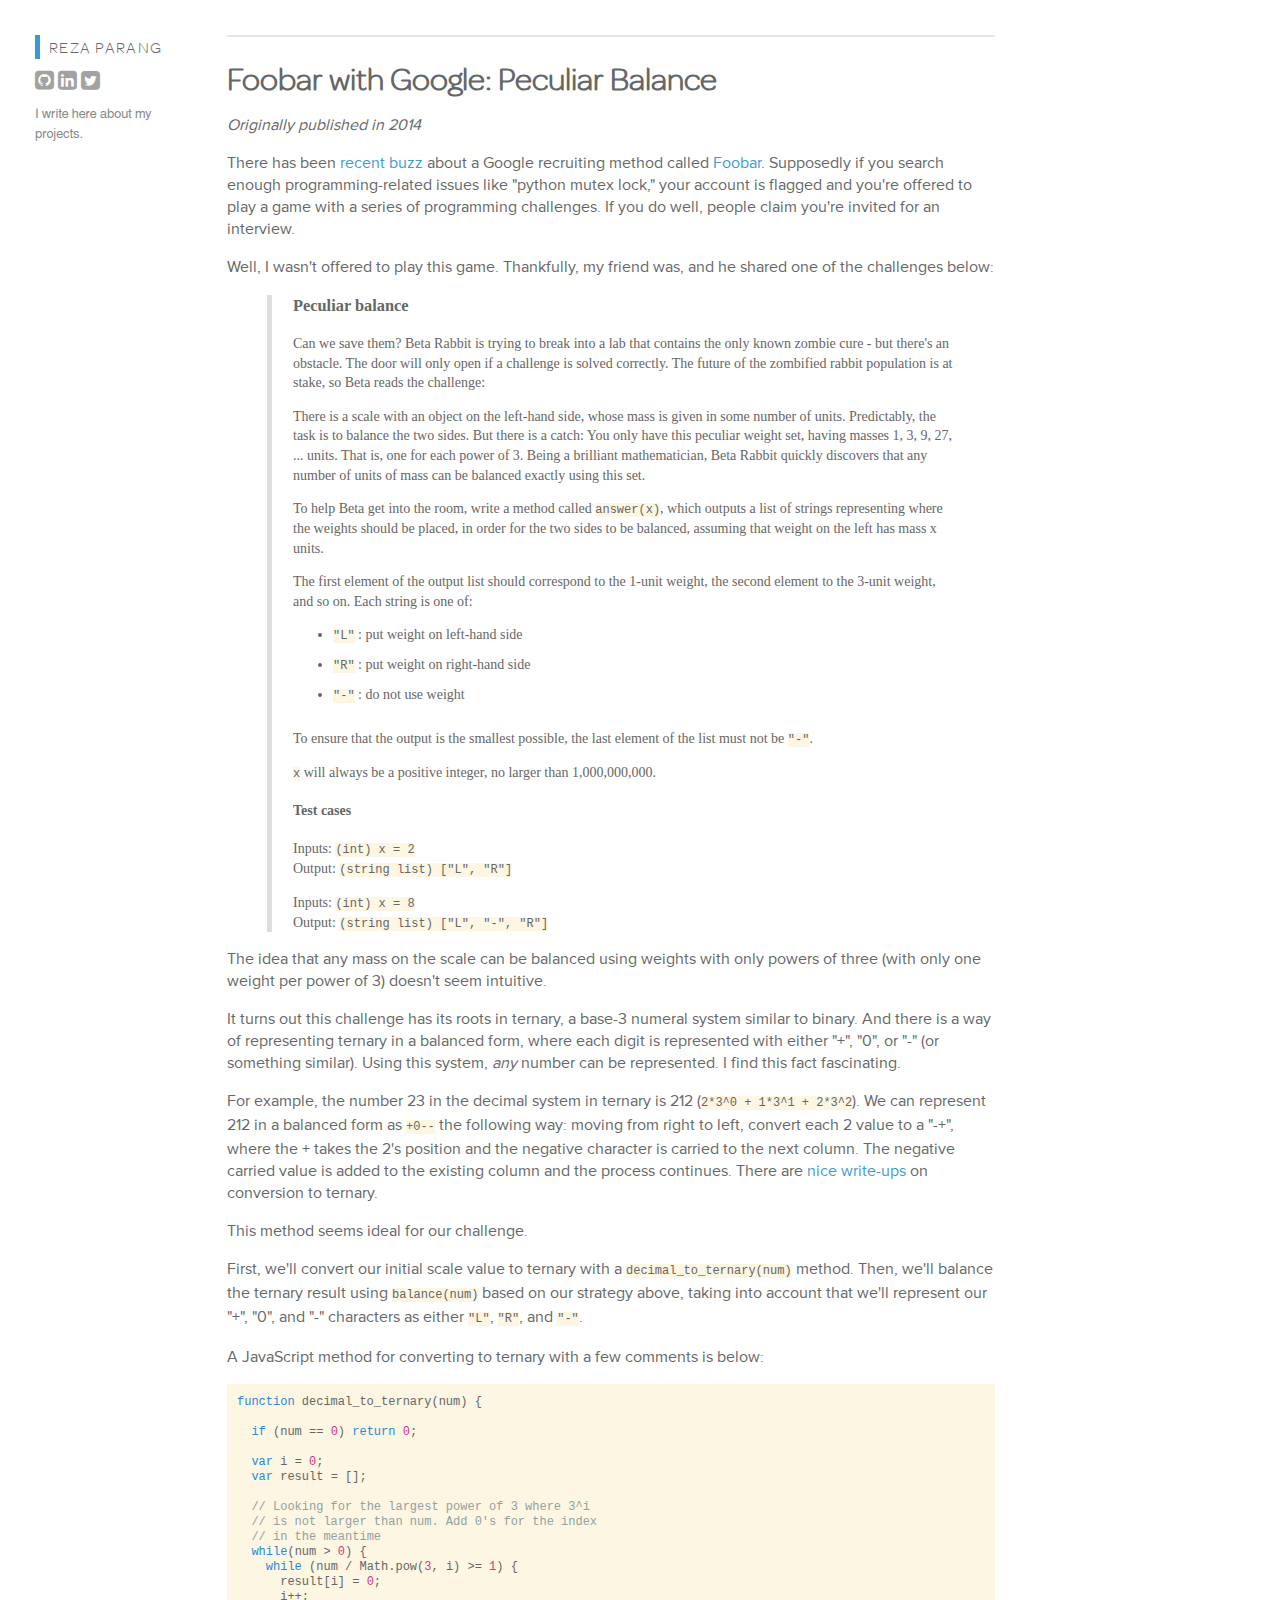
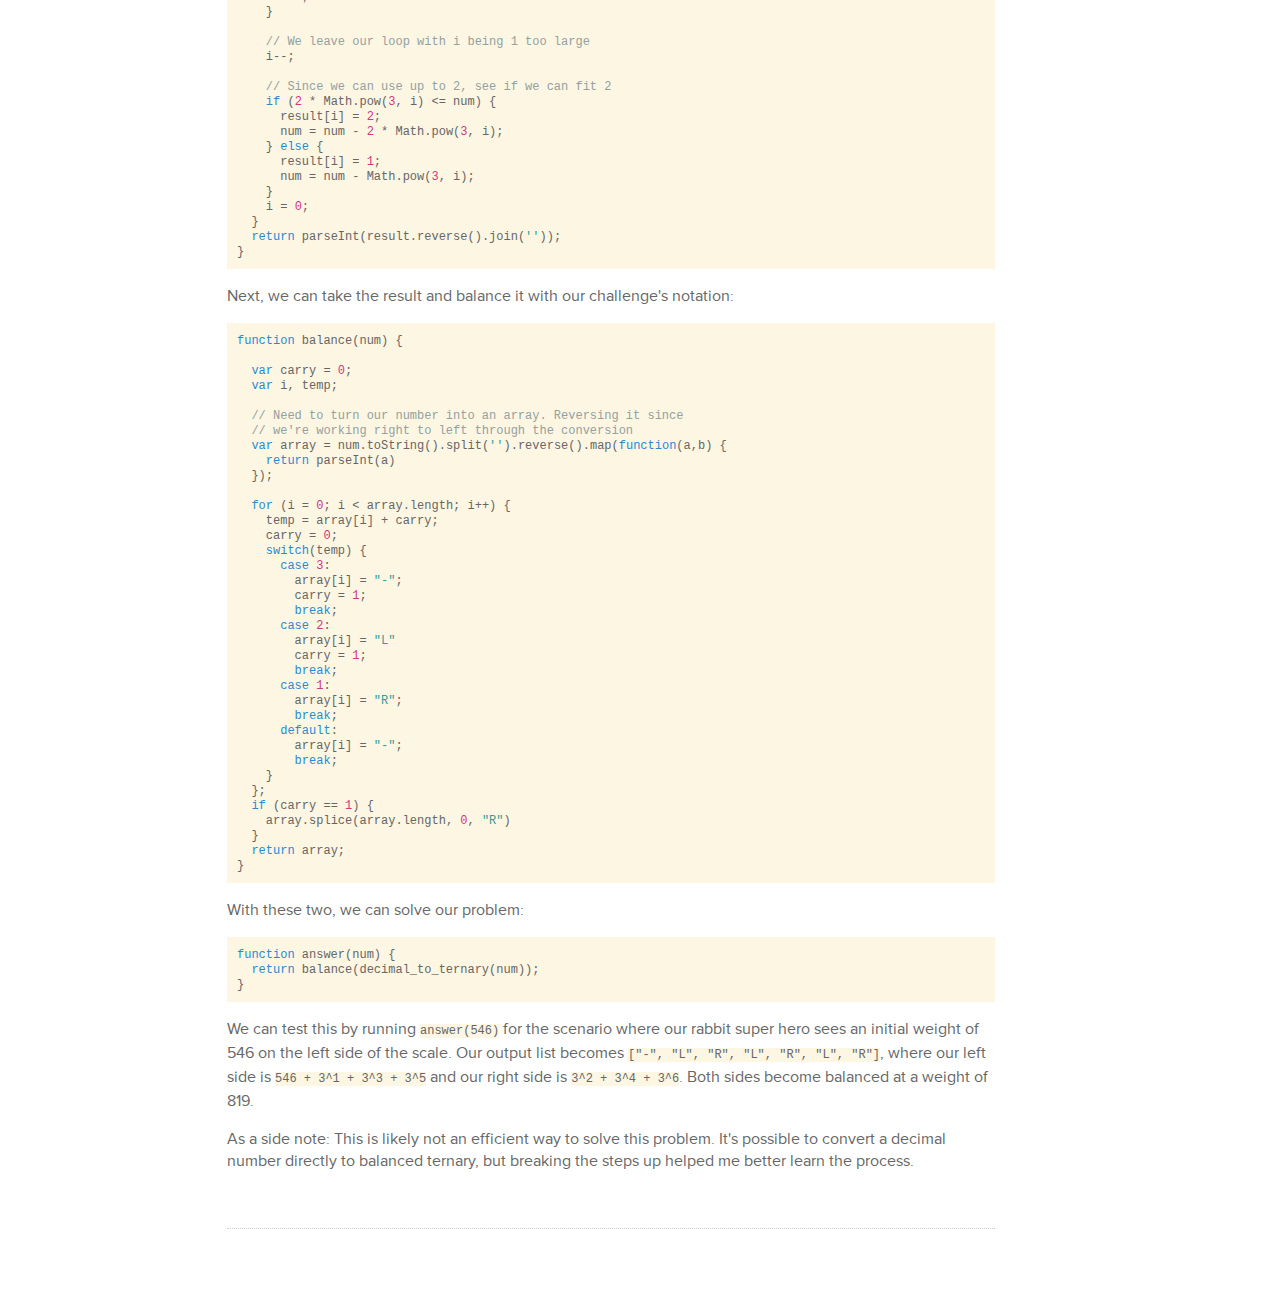
<file: foobar-with-google-peculiar-balance.html>
<!DOCTYPE html>
<html lang="en">
<head>
  <meta charset="UTF-8">
  <title>Reza Parang - Foobar with Google: Peculiar Balance</title>
  <link rel="stylesheet" href="./theme/css/application.css">
  <link rel="stylesheet" href="./theme/css/pure.css">
  <link rel="stylesheet" href="./theme/css/grids.css">
  <link rel="stylesheet" href="./theme/css/font-awesome.css">
</head>
<body>
  <div id="layout" class="pure-g">
    <div class="sidebar pure-u-1 pure-u-md-1-5">
      <div class="sidebar-wrapper">
        <a class="logo" href=".">Reza Parang</a>
        <div class="icons">
          <a href="https://github.com/rparang" target="_blank"><span class="fa fa-github-square"></span></a>
          <a href="http://www.linkedin.com/in/rezaparang" target="_blank"><span class="fa fa-linkedin-square"></span></a>
          <a href="https://twitter.com/RezaParang" target="_blank"><span class="fa fa-twitter-square"></span></a>
        </div>
        <p class="bio">I write here about my projects.</p>
      </div>
    </div>
    <div class="content pure-u-1 pure-u-md-4-5">
<article class="entry" data-tag="javascript">
  <header>
    <h1>Foobar with Google: Peculiar Balance</h1>
  </header>
  <section>
    <p><em>Originally published in 2014</em></p>
<p>There has been <a href="https://news.ycombinator.com/item?id=8588080">recent</a> <a href="https://www.businessinsider.com/google-hiring-developers-foobar-challenge-2014-11">buzz</a> about a Google recruiting method called <a href="https://foobar.withgoogle.com/">Foobar</a>. Supposedly if you search enough programming-related issues like "python mutex lock," your account is flagged and you're offered to play a game with a series of programming challenges. If you do well, people claim you're invited for an interview.</p>
<p>Well, I wasn't offered to play this game. Thankfully, my friend was, and he shared one of the challenges below:</p>
<blockquote>
<h3>Peculiar balance</h3>
<p>Can we save them? Beta Rabbit is trying to break into a lab that contains the only known zombie cure - but there's an obstacle. The door will only open if a challenge is solved correctly. The future of the zombified rabbit population is at stake, so Beta reads the challenge:</p>
<p>There is a scale with an object on the left-hand side, whose mass is given in some number of units. Predictably, the task is to balance the two sides. But there is a catch: You only have this peculiar weight set, having masses 1, 3, 9, 27, ... units. That is, one for each power of 3. Being a brilliant mathematician, Beta Rabbit quickly discovers that any number of units of mass can be balanced exactly using this set.</p>
<p>To help Beta get into the room, write a method called <code>answer(x)</code>, which outputs a list of strings representing where the weights should be placed, in order for the two sides to be balanced, assuming that weight on the left has mass x units.</p>
<p>The first element of the output list should correspond to the 1-unit weight, the second element to the 3-unit weight, and so on. Each string is one of:</p>
<ul>
<li><code>"L"</code> : put weight on left-hand side  </li>
<li><code>"R"</code> : put weight on right-hand side  </li>
<li><code>"-"</code> : do not use weight  </li>
</ul>
<p>To ensure that the output is the smallest possible, the last element of the list must not be <code>"-"</code>.</p>
<p><code>x</code> will always be a positive integer, no larger than 1,000,000,000.</p>
<h4>Test cases</h4>
<p>Inputs: <code>(int) x = 2</code><br>
Output: <code>(string list) ["L", "R"]</code>  </p>
<p>Inputs: <code>(int) x = 8</code><br>
Output: <code>(string list) ["L", "-", "R"]</code></p>
</blockquote>
<p>The idea that any mass on the scale can be balanced using weights with only powers of three (with only one weight per power of 3) doesn't seem intuitive.</p>
<p>It turns out this challenge has its roots in ternary, a base-3 numeral system similar to binary. And there is a way of representing ternary in a balanced form, where each digit is represented with either "+", "0", or "-" (or something similar). Using this system, <em>any</em> number can be represented. I find this fact fascinating.</p>
<p>For example, the number 23 in the decimal system in ternary is 212 (<code>2*3^0 + 1*3^1 + 2*3^2</code>). We can represent 212 in a balanced form as <code>+0--</code> the following way: moving from right to left, convert each 2 value to a "-+", where the + takes the 2's position and the negative character is carried to the next column. The negative carried value is added to the existing column and the process continues. There are <a href="https://en.wikipedia.org/wiki/Balanced_ternary#Conversion_from_ternary">nice write-ups</a> on conversion to ternary.</p>
<p>This method seems ideal for our challenge.</p>
<p>First, we'll convert our initial scale value to ternary with a <code>decimal_to_ternary(num)</code> method. Then, we'll balance the ternary result using <code>balance(num)</code> based on our strategy above, taking into account that we'll represent our "+", "0", and "-" characters as either <code>"L"</code>, <code>"R"</code>, and <code>"-"</code>.</p>
<p>A JavaScript method for converting to ternary with a few comments is below:</p>
<div class="highlight"><pre><span></span><code><span class="kd">function</span><span class="w"> </span><span class="nx">decimal_to_ternary</span><span class="p">(</span><span class="nx">num</span><span class="p">)</span><span class="w"> </span><span class="p">{</span>

<span class="w">  </span><span class="k">if</span><span class="w"> </span><span class="p">(</span><span class="nx">num</span><span class="w"> </span><span class="o">==</span><span class="w"> </span><span class="mf">0</span><span class="p">)</span><span class="w"> </span><span class="k">return</span><span class="w"> </span><span class="mf">0</span><span class="p">;</span>

<span class="w">  </span><span class="kd">var</span><span class="w"> </span><span class="nx">i</span><span class="w"> </span><span class="o">=</span><span class="w"> </span><span class="mf">0</span><span class="p">;</span>
<span class="w">  </span><span class="kd">var</span><span class="w"> </span><span class="nx">result</span><span class="w"> </span><span class="o">=</span><span class="w"> </span><span class="p">[];</span>

<span class="w">  </span><span class="c1">// Looking for the largest power of 3 where 3^i</span>
<span class="w">  </span><span class="c1">// is not larger than num. Add 0&#39;s for the index </span>
<span class="w">  </span><span class="c1">// in the meantime</span>
<span class="w">  </span><span class="k">while</span><span class="p">(</span><span class="nx">num</span><span class="w"> </span><span class="o">&gt;</span><span class="w"> </span><span class="mf">0</span><span class="p">)</span><span class="w"> </span><span class="p">{</span>
<span class="w">    </span><span class="k">while</span><span class="w"> </span><span class="p">(</span><span class="nx">num</span><span class="w"> </span><span class="o">/</span><span class="w"> </span><span class="nb">Math</span><span class="p">.</span><span class="nx">pow</span><span class="p">(</span><span class="mf">3</span><span class="p">,</span><span class="w"> </span><span class="nx">i</span><span class="p">)</span><span class="w"> </span><span class="o">&gt;=</span><span class="w"> </span><span class="mf">1</span><span class="p">)</span><span class="w"> </span><span class="p">{</span>
<span class="w">      </span><span class="nx">result</span><span class="p">[</span><span class="nx">i</span><span class="p">]</span><span class="w"> </span><span class="o">=</span><span class="w"> </span><span class="mf">0</span><span class="p">;</span>
<span class="w">      </span><span class="nx">i</span><span class="o">++</span><span class="p">;</span>
<span class="w">    </span><span class="p">}</span>

<span class="w">    </span><span class="c1">// We leave our loop with i being 1 too large</span>
<span class="w">    </span><span class="nx">i</span><span class="o">--</span><span class="p">;</span>

<span class="w">    </span><span class="c1">// Since we can use up to 2, see if we can fit 2</span>
<span class="w">    </span><span class="k">if</span><span class="w"> </span><span class="p">(</span><span class="mf">2</span><span class="w"> </span><span class="o">*</span><span class="w"> </span><span class="nb">Math</span><span class="p">.</span><span class="nx">pow</span><span class="p">(</span><span class="mf">3</span><span class="p">,</span><span class="w"> </span><span class="nx">i</span><span class="p">)</span><span class="w"> </span><span class="o">&lt;=</span><span class="w"> </span><span class="nx">num</span><span class="p">)</span><span class="w"> </span><span class="p">{</span>
<span class="w">      </span><span class="nx">result</span><span class="p">[</span><span class="nx">i</span><span class="p">]</span><span class="w"> </span><span class="o">=</span><span class="w"> </span><span class="mf">2</span><span class="p">;</span><span class="w"> </span>
<span class="w">      </span><span class="nx">num</span><span class="w"> </span><span class="o">=</span><span class="w"> </span><span class="nx">num</span><span class="w"> </span><span class="o">-</span><span class="w"> </span><span class="mf">2</span><span class="w"> </span><span class="o">*</span><span class="w"> </span><span class="nb">Math</span><span class="p">.</span><span class="nx">pow</span><span class="p">(</span><span class="mf">3</span><span class="p">,</span><span class="w"> </span><span class="nx">i</span><span class="p">);</span>
<span class="w">    </span><span class="p">}</span><span class="w"> </span><span class="k">else</span><span class="w"> </span><span class="p">{</span>
<span class="w">      </span><span class="nx">result</span><span class="p">[</span><span class="nx">i</span><span class="p">]</span><span class="w"> </span><span class="o">=</span><span class="w"> </span><span class="mf">1</span><span class="p">;</span>
<span class="w">      </span><span class="nx">num</span><span class="w"> </span><span class="o">=</span><span class="w"> </span><span class="nx">num</span><span class="w"> </span><span class="o">-</span><span class="w"> </span><span class="nb">Math</span><span class="p">.</span><span class="nx">pow</span><span class="p">(</span><span class="mf">3</span><span class="p">,</span><span class="w"> </span><span class="nx">i</span><span class="p">);</span>
<span class="w">    </span><span class="p">}</span>
<span class="w">    </span><span class="nx">i</span><span class="w"> </span><span class="o">=</span><span class="w"> </span><span class="mf">0</span><span class="p">;</span>
<span class="w">  </span><span class="p">}</span>
<span class="w">  </span><span class="k">return</span><span class="w"> </span><span class="nb">parseInt</span><span class="p">(</span><span class="nx">result</span><span class="p">.</span><span class="nx">reverse</span><span class="p">().</span><span class="nx">join</span><span class="p">(</span><span class="s1">&#39;&#39;</span><span class="p">));</span>
<span class="p">}</span>
</code></pre></div>

<p>Next, we can take the result and balance it with our challenge's notation:</p>
<div class="highlight"><pre><span></span><code><span class="kd">function</span><span class="w"> </span><span class="nx">balance</span><span class="p">(</span><span class="nx">num</span><span class="p">)</span><span class="w"> </span><span class="p">{</span>

<span class="w">  </span><span class="kd">var</span><span class="w"> </span><span class="nx">carry</span><span class="w"> </span><span class="o">=</span><span class="w"> </span><span class="mf">0</span><span class="p">;</span>
<span class="w">  </span><span class="kd">var</span><span class="w"> </span><span class="nx">i</span><span class="p">,</span><span class="w"> </span><span class="nx">temp</span><span class="p">;</span>

<span class="w">  </span><span class="c1">// Need to turn our number into an array. Reversing it since</span>
<span class="w">  </span><span class="c1">// we&#39;re working right to left through the conversion</span>
<span class="w">  </span><span class="kd">var</span><span class="w"> </span><span class="nx">array</span><span class="w"> </span><span class="o">=</span><span class="w"> </span><span class="nx">num</span><span class="p">.</span><span class="nx">toString</span><span class="p">().</span><span class="nx">split</span><span class="p">(</span><span class="s1">&#39;&#39;</span><span class="p">).</span><span class="nx">reverse</span><span class="p">().</span><span class="nx">map</span><span class="p">(</span><span class="kd">function</span><span class="p">(</span><span class="nx">a</span><span class="p">,</span><span class="nx">b</span><span class="p">)</span><span class="w"> </span><span class="p">{</span>
<span class="w">    </span><span class="k">return</span><span class="w"> </span><span class="nb">parseInt</span><span class="p">(</span><span class="nx">a</span><span class="p">)</span>
<span class="w">  </span><span class="p">});</span>

<span class="w">  </span><span class="k">for</span><span class="w"> </span><span class="p">(</span><span class="nx">i</span><span class="w"> </span><span class="o">=</span><span class="w"> </span><span class="mf">0</span><span class="p">;</span><span class="w"> </span><span class="nx">i</span><span class="w"> </span><span class="o">&lt;</span><span class="w"> </span><span class="nx">array</span><span class="p">.</span><span class="nx">length</span><span class="p">;</span><span class="w"> </span><span class="nx">i</span><span class="o">++</span><span class="p">)</span><span class="w"> </span><span class="p">{</span>
<span class="w">    </span><span class="nx">temp</span><span class="w"> </span><span class="o">=</span><span class="w"> </span><span class="nx">array</span><span class="p">[</span><span class="nx">i</span><span class="p">]</span><span class="w"> </span><span class="o">+</span><span class="w"> </span><span class="nx">carry</span><span class="p">;</span>
<span class="w">    </span><span class="nx">carry</span><span class="w"> </span><span class="o">=</span><span class="w"> </span><span class="mf">0</span><span class="p">;</span>
<span class="w">    </span><span class="k">switch</span><span class="p">(</span><span class="nx">temp</span><span class="p">)</span><span class="w"> </span><span class="p">{</span>
<span class="w">      </span><span class="k">case</span><span class="w"> </span><span class="mf">3</span><span class="o">:</span>
<span class="w">        </span><span class="nx">array</span><span class="p">[</span><span class="nx">i</span><span class="p">]</span><span class="w"> </span><span class="o">=</span><span class="w"> </span><span class="s2">&quot;-&quot;</span><span class="p">;</span>
<span class="w">        </span><span class="nx">carry</span><span class="w"> </span><span class="o">=</span><span class="w"> </span><span class="mf">1</span><span class="p">;</span>
<span class="w">        </span><span class="k">break</span><span class="p">;</span>
<span class="w">      </span><span class="k">case</span><span class="w"> </span><span class="mf">2</span><span class="o">:</span>
<span class="w">        </span><span class="nx">array</span><span class="p">[</span><span class="nx">i</span><span class="p">]</span><span class="w"> </span><span class="o">=</span><span class="w"> </span><span class="s2">&quot;L&quot;</span>
<span class="w">        </span><span class="nx">carry</span><span class="w"> </span><span class="o">=</span><span class="w"> </span><span class="mf">1</span><span class="p">;</span>
<span class="w">        </span><span class="k">break</span><span class="p">;</span>
<span class="w">      </span><span class="k">case</span><span class="w"> </span><span class="mf">1</span><span class="o">:</span>
<span class="w">        </span><span class="nx">array</span><span class="p">[</span><span class="nx">i</span><span class="p">]</span><span class="w"> </span><span class="o">=</span><span class="w"> </span><span class="s2">&quot;R&quot;</span><span class="p">;</span>
<span class="w">        </span><span class="k">break</span><span class="p">;</span>
<span class="w">      </span><span class="k">default</span><span class="o">:</span>
<span class="w">        </span><span class="nx">array</span><span class="p">[</span><span class="nx">i</span><span class="p">]</span><span class="w"> </span><span class="o">=</span><span class="w"> </span><span class="s2">&quot;-&quot;</span><span class="p">;</span>
<span class="w">        </span><span class="k">break</span><span class="p">;</span>
<span class="w">    </span><span class="p">}</span>
<span class="w">  </span><span class="p">};</span>
<span class="w">  </span><span class="k">if</span><span class="w"> </span><span class="p">(</span><span class="nx">carry</span><span class="w"> </span><span class="o">==</span><span class="w"> </span><span class="mf">1</span><span class="p">)</span><span class="w"> </span><span class="p">{</span>
<span class="w">    </span><span class="nx">array</span><span class="p">.</span><span class="nx">splice</span><span class="p">(</span><span class="nx">array</span><span class="p">.</span><span class="nx">length</span><span class="p">,</span><span class="w"> </span><span class="mf">0</span><span class="p">,</span><span class="w"> </span><span class="s2">&quot;R&quot;</span><span class="p">)</span>
<span class="w">  </span><span class="p">}</span>
<span class="w">  </span><span class="k">return</span><span class="w"> </span><span class="nx">array</span><span class="p">;</span>
<span class="p">}</span>
</code></pre></div>

<p>With these two, we can solve our problem:</p>
<div class="highlight"><pre><span></span><code><span class="kd">function</span><span class="w"> </span><span class="nx">answer</span><span class="p">(</span><span class="nx">num</span><span class="p">)</span><span class="w"> </span><span class="p">{</span>
<span class="w">  </span><span class="k">return</span><span class="w"> </span><span class="nx">balance</span><span class="p">(</span><span class="nx">decimal_to_ternary</span><span class="p">(</span><span class="nx">num</span><span class="p">));</span>
<span class="p">}</span>
</code></pre></div>

<p>We can test this by running <code>answer(546)</code> for the scenario where our rabbit super hero sees an initial weight of 546 on the left side of the scale. Our output list becomes <code>["-", "L", "R", "L", "R", "L", "R"]</code>, where our left side is <code>546 + 3^1 + 3^3 + 3^5</code> and our right side is <code>3^2 + 3^4 + 3^6</code>. Both sides become balanced at a weight of 819.</p>
<p>As a side note: This is likely not an efficient way to solve this problem. It's possible to convert a decimal number directly to balanced ternary, but breaking the steps up helped me better learn the process.</p>
  </section>
</article>
    </div>
  </div>
</body>
</html>
</file>
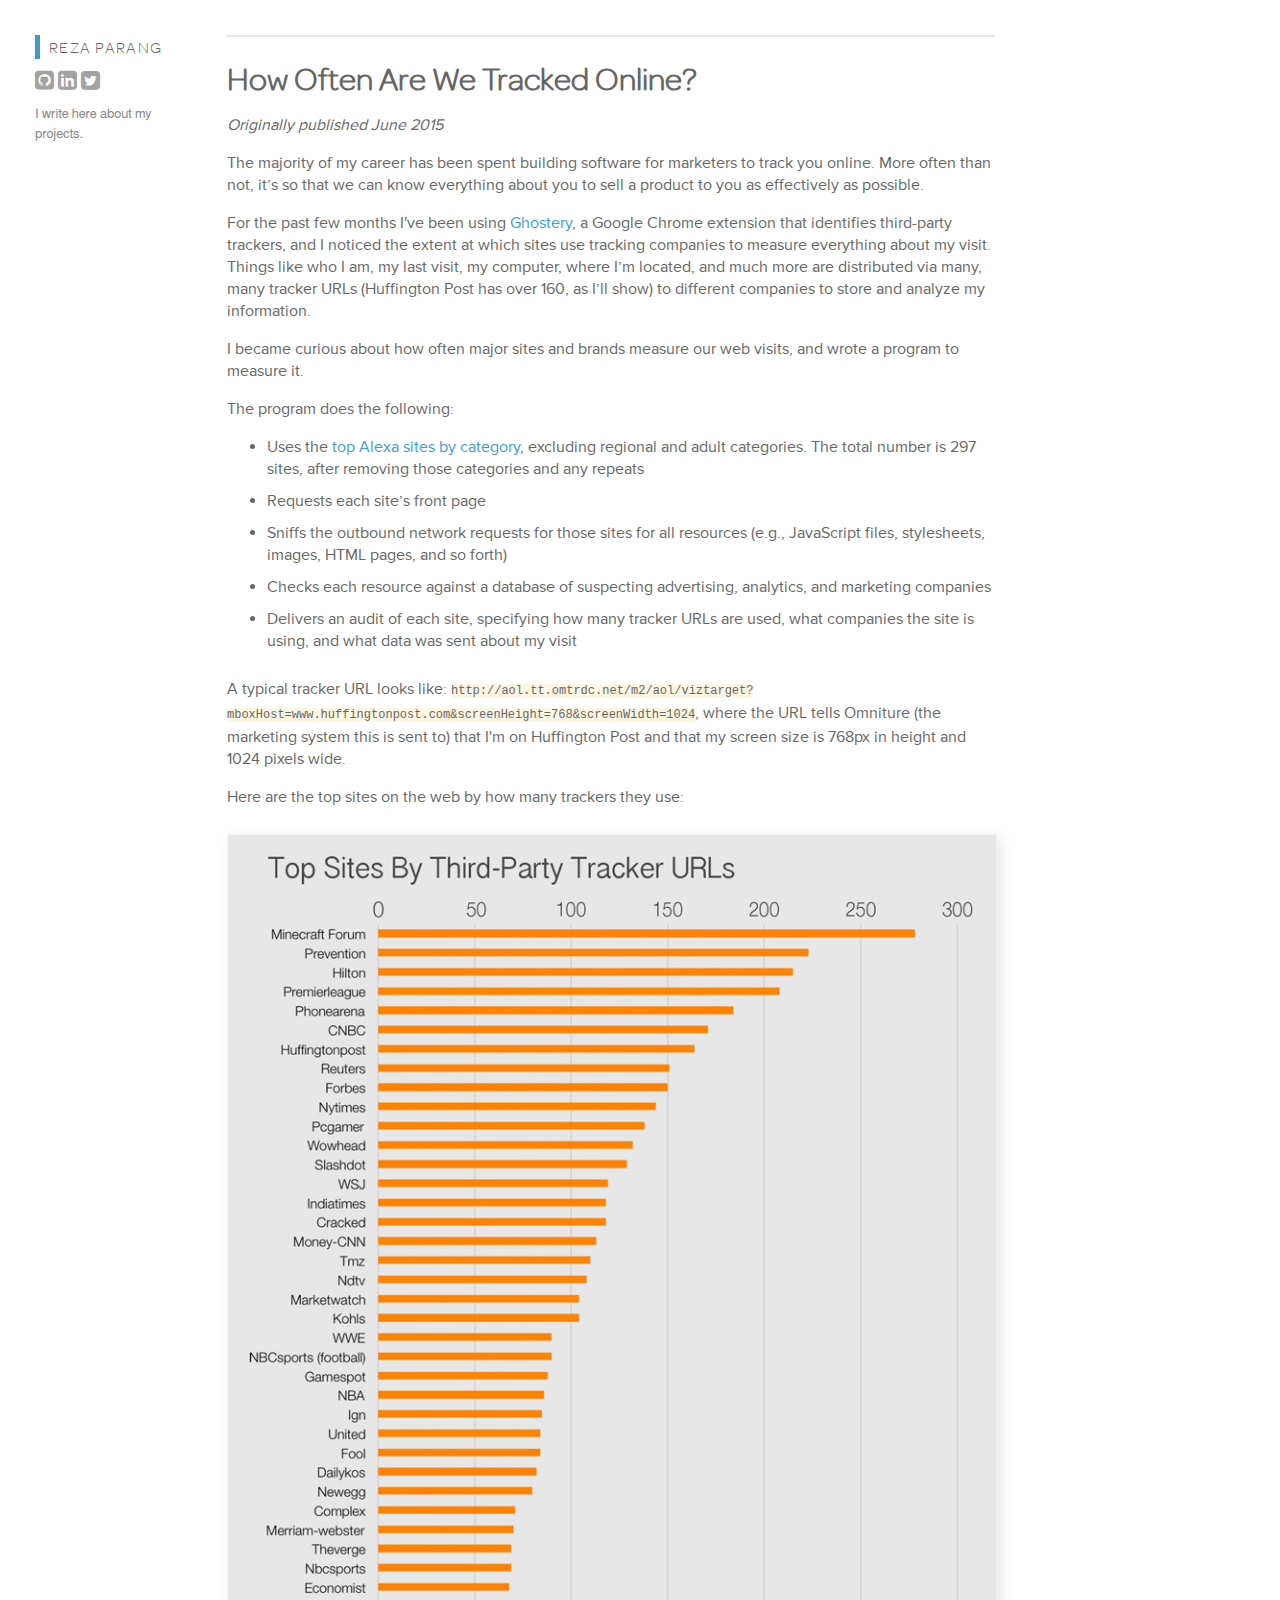
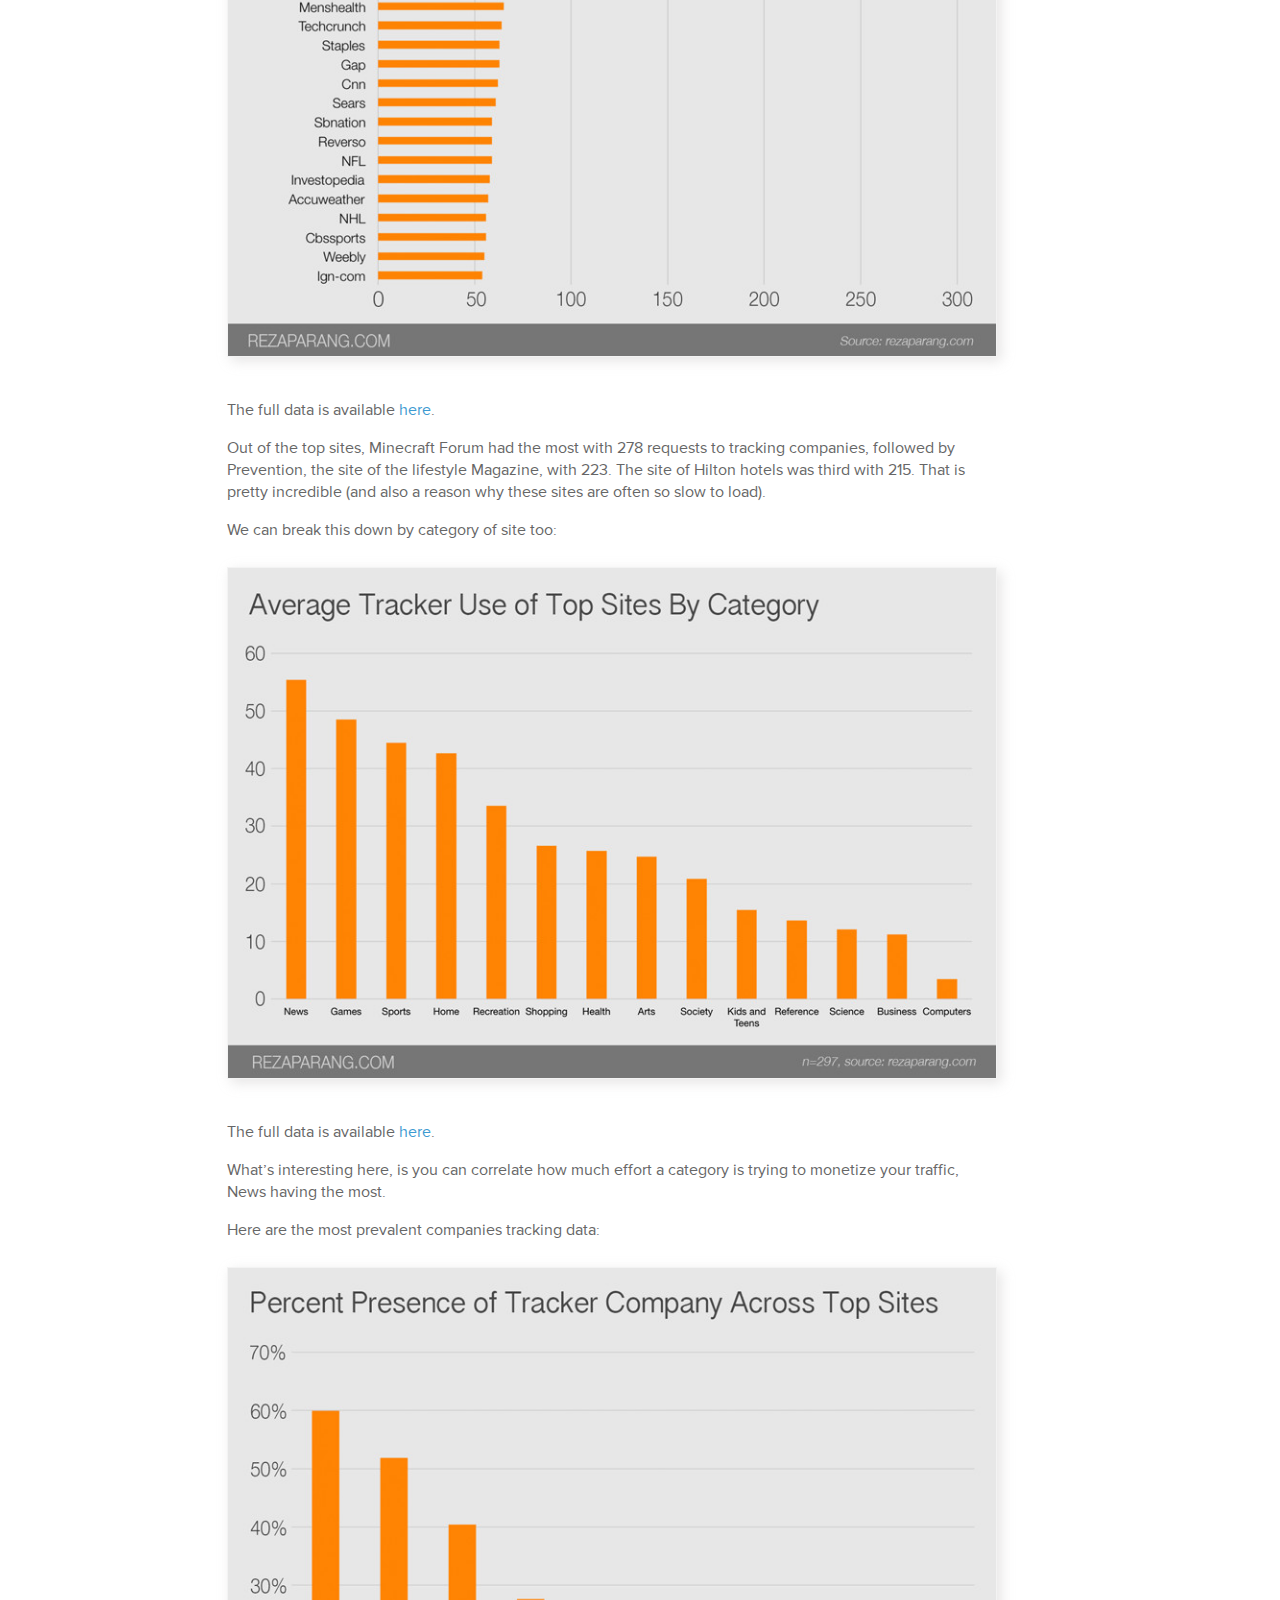
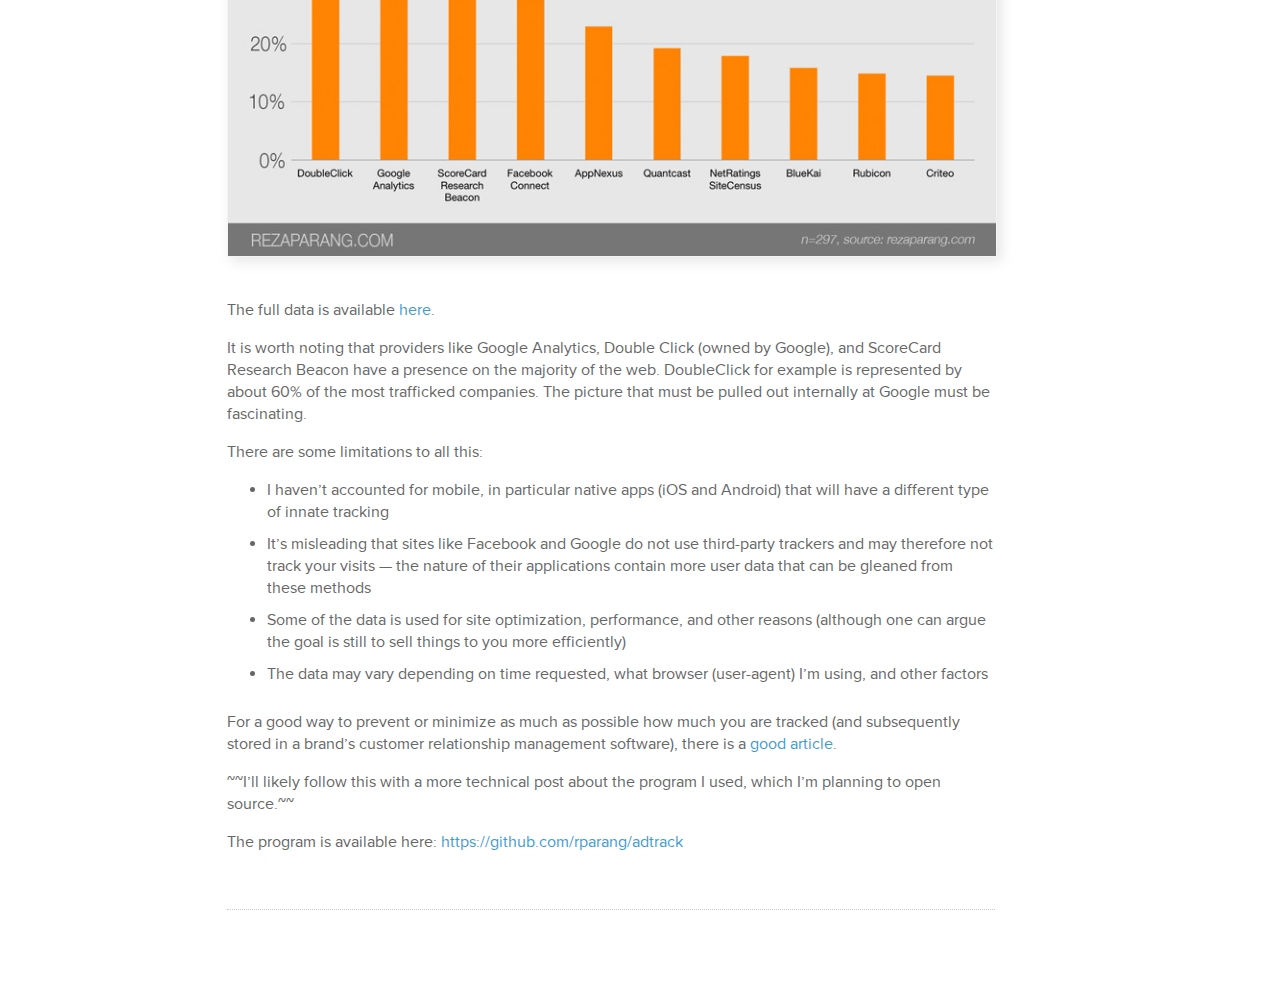
<file: how-often-are-we-tracked-online.html>
<!DOCTYPE html>
<html lang="en">
<head>
  <meta charset="UTF-8">
  <title>Reza Parang - How Often Are We Tracked Online?</title>
  <link rel="stylesheet" href="./theme/css/application.css">
  <link rel="stylesheet" href="./theme/css/pure.css">
  <link rel="stylesheet" href="./theme/css/grids.css">
  <link rel="stylesheet" href="./theme/css/font-awesome.css">
</head>

<!-- Google tag (gtag.js) -->
<script async src="https://www.googletagmanager.com/gtag/js?id=G-F9Q82MH7HE"></script>
<script>
  window.dataLayer = window.dataLayer || [];
  function gtag(){dataLayer.push(arguments);}
  gtag('js', new Date());

  gtag('config', 'G-F9Q82MH7HE');
</script>

<body>
  <div id="layout" class="pure-g">
    <div class="sidebar pure-u-1 pure-u-md-1-5">
      <div class="sidebar-wrapper">
        <a class="logo" href=".">Reza Parang</a>
        <div class="icons">
          <a href="https://github.com/rparang" target="_blank"><span class="fa fa-github-square"></span></a>
          <a href="http://www.linkedin.com/in/rezaparang" target="_blank"><span class="fa fa-linkedin-square"></span></a>
          <a href="https://twitter.com/RezaParang" target="_blank"><span class="fa fa-twitter-square"></span></a>
        </div>
        <p class="bio">I write here about my projects.</p>
      </div>
    </div>
    <div class="content pure-u-1 pure-u-md-4-5">
<article class="entry" data-tag="">
  <header>
    <h1>How Often Are We Tracked Online?</h1>
  </header>
  <section>
    <p><em>Originally published June 2015</em></p>
<p>The majority of my career has been spent building software for marketers to track you online. More often than not, it’s so that we can know everything about you to sell a product to you as effectively as possible.</p>
<p>For the past few months I've been using <a href="https://www.ghostery.com/">Ghostery</a>, a Google Chrome extension that identifies third-party trackers, and I noticed the extent at which sites use tracking companies to measure everything about my visit. Things like who I am, my last visit, my computer, where I’m located, and much more are distributed via many, many tracker URLs (Huffington Post has over 160, as I’ll show) to different companies to store and analyze my information.</p>
<p>I became curious about how often major sites and brands measure our web visits, and wrote a program to measure it.</p>
<p>The program does the following:</p>
<ul>
<li>Uses the <a href="https://www.alexa.com/topsites/category">top Alexa sites by category</a>, excluding regional and adult categories. The total number is 297 sites, after removing those categories and any repeats</li>
<li>Requests each site’s front page</li>
<li>Sniffs the outbound network requests for those sites for all resources (e.g., JavaScript files, stylesheets, images, HTML pages, and so forth)</li>
<li>Checks each resource against a database of suspecting advertising, analytics, and marketing companies</li>
<li>Delivers an audit of each site, specifying how many tracker URLs are used, what companies the site is using, and what data was sent about my visit</li>
</ul>
<p>A typical tracker URL looks like: <code>http://aol.tt.omtrdc.net/m2/aol/viztarget?mboxHost=www.huffingtonpost.com&amp;screenHeight=768&amp;screenWidth=1024</code>, where the URL tells Omniture (the marketing system this is sent to) that I'm on Huffington Post and that my screen size is 768px in height and 1024 pixels wide.</p>
<p>Here are the top sites on the web by how many trackers they use:</p>
<p><img alt="Top sites by third-party tracker URLs" src="./images/top_sites_final.jpeg"></p>
<p>The full data is available <a href="https://www.rezaparang.com/assets/trackers_top_sites-85f35a430ec5e455dc1f1340436da2bd.json">here</a>.</p>
<p>Out of the top sites, Minecraft Forum had the most with 278 requests to tracking companies, followed by Prevention, the site of the lifestyle Magazine, with 223. The site of Hilton hotels was third with 215. That is pretty incredible (and also a reason why these sites are often so slow to load).</p>
<p>We can break this down by category of site too:</p>
<p><img alt="Average tracker use of top sites by category" src="./images/category_final.jpeg"></p>
<p>The full data is available <a href="https://www.rezaparang.com/assets/trackers_avg_category-f13eb5d9b08caea64a452e40b2179726.json">here</a>.</p>
<p>What’s interesting here, is you can correlate how much effort a category is trying to monetize your traffic, News having the most.</p>
<p>Here are the most prevalent companies tracking data:</p>
<p><img alt="Percent presence of tracker company across top sites" src="./images/percent_final.jpeg"></p>
<p>The full data is available <a href="https://www.rezaparang.com/assets/trackers_company-71643c194dd15547fb867da2b6effb24.json">here</a>.</p>
<p>It is worth noting that providers like Google Analytics, Double Click (owned by Google), and ScoreCard Research Beacon have a presence on the majority of the web. DoubleClick for example is represented by about 60% of the most trafficked companies. The picture that must be pulled out internally at Google must be fascinating.</p>
<p>There are some limitations to all this:</p>
<ul>
<li>I haven’t accounted for mobile, in particular native apps (iOS and Android) that will have a different type of innate tracking</li>
<li>It’s misleading that sites like Facebook and Google do not use third-party trackers and may therefore not track your visits — the nature of their applications contain more user data that can be gleaned from these methods</li>
<li>Some of the data is used for site optimization, performance, and other reasons (although one can argue the goal is still to sell things to you more efficiently)</li>
<li>The data may vary depending on time requested, what browser (user-agent) I’m using, and other factors</li>
</ul>
<p>For a good way to prevent or minimize as much as possible how much you are tracked (and subsequently stored in a brand’s customer relationship management software), there is a <a href="https://lifehacker.com/5887140/everyones-trying-to-track-what-you-do-on-the-web-heres-how-to-stop-them">good article</a>.</p>
<p>~~I’ll likely follow this with a more technical post about the program I used, which I’m planning to open source.~~</p>
<p>The program is available here: <a href="https://github.com/rparang/adtrack">https://github.com/rparang/adtrack</a></p>
  </section>
</article>
    </div>
  </div>
</body>
</html>
</file>
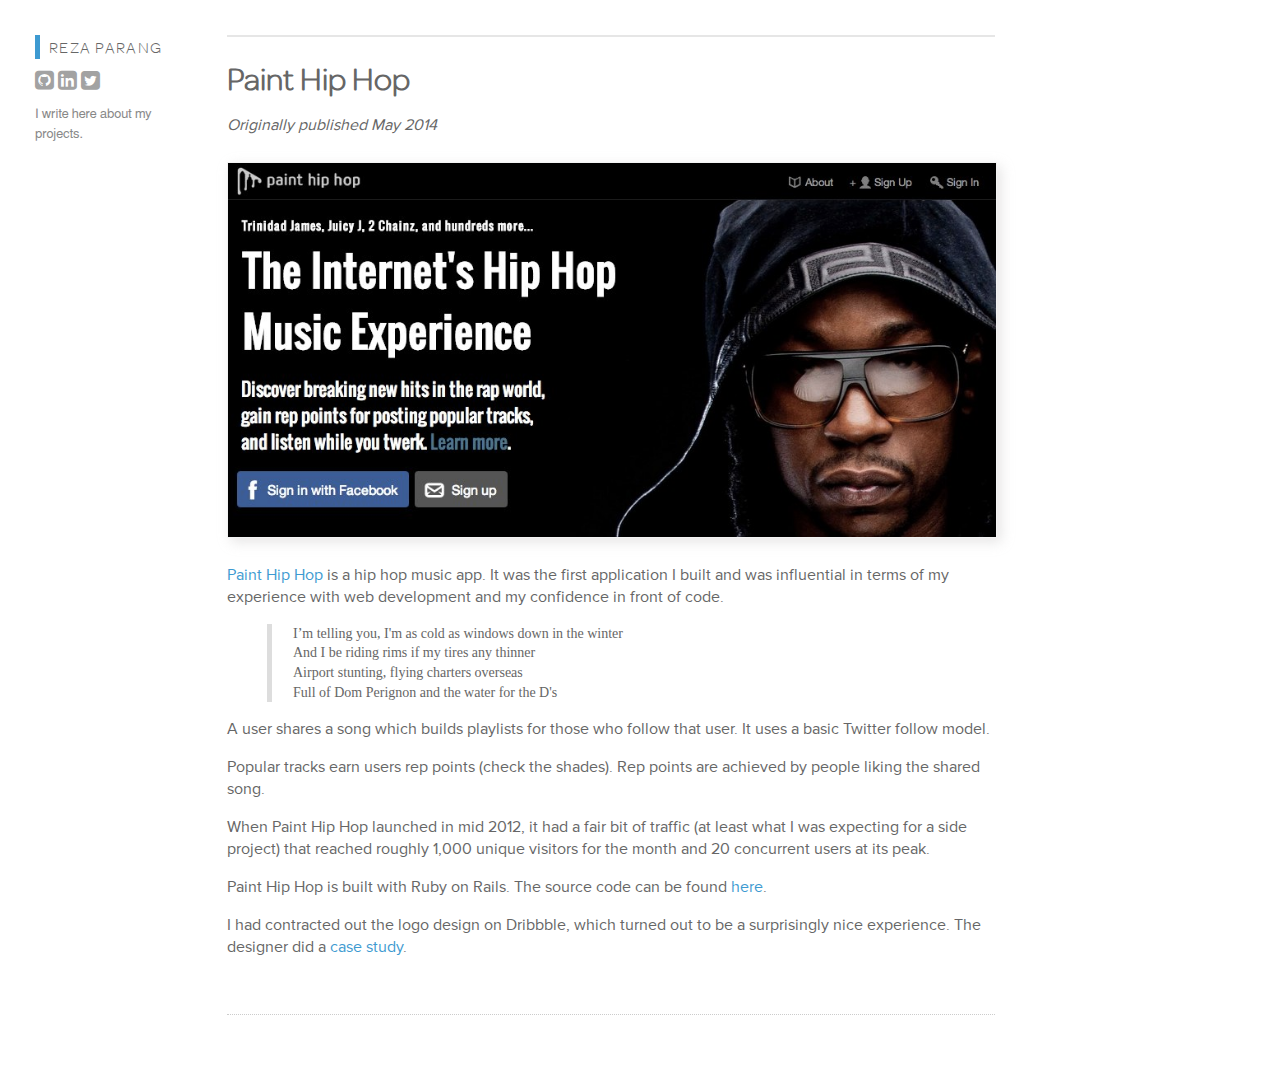
<file: paint-hip-hop.html>
<!DOCTYPE html>
<html lang="en">
<head>
  <meta charset="UTF-8">
  <title>Reza Parang - Paint Hip Hop</title>
  <link rel="stylesheet" href="./theme/css/application.css">
  <link rel="stylesheet" href="./theme/css/pure.css">
  <link rel="stylesheet" href="./theme/css/grids.css">
  <link rel="stylesheet" href="./theme/css/font-awesome.css">
</head>
<body>
  <div id="layout" class="pure-g">
    <div class="sidebar pure-u-1 pure-u-md-1-5">
      <div class="sidebar-wrapper">
        <a class="logo" href=".">Reza Parang</a>
        <div class="icons">
          <a href="https://github.com/rparang" target="_blank"><span class="fa fa-github-square"></span></a>
          <a href="http://www.linkedin.com/in/rezaparang" target="_blank"><span class="fa fa-linkedin-square"></span></a>
          <a href="https://twitter.com/RezaParang" target="_blank"><span class="fa fa-twitter-square"></span></a>
        </div>
        <p class="bio">I write here about my projects.</p>
      </div>
    </div>
    <div class="content pure-u-1 pure-u-md-4-5">
<article class="entry" data-tag="">
  <header>
    <h1>Paint Hip Hop</h1>
  </header>
  <section>
    <p><em>Originally published May 2014</em></p>
<p><img alt="Paint Hip Hop" src="./images/paint_hip_hop.jpg">
<a href="https://www.painthiphop.com/">Paint Hip Hop</a> is a hip hop music app. It was the first application I built and was influential in terms of my experience with web development and my confidence in front of code.</p>
<blockquote>
<p>I’m telling you, I'm as cold as windows down in the winter<br>
And I be riding rims if my tires any thinner<br>
Airport stunting, flying charters overseas<br>
Full of Dom Perignon and the water for the D's  </p>
</blockquote>
<p>A user shares a song which builds playlists for those who follow that user. It uses a basic Twitter follow model.  </p>
<p>Popular tracks earn users rep points (check the shades). Rep points are achieved by people liking the shared song.  </p>
<p>When Paint Hip Hop launched in mid 2012, it had a fair bit of traffic (at least what I was expecting for a side project) that reached roughly 1,000 unique visitors for the month and 20 concurrent users at its peak.  </p>
<p>Paint Hip Hop is built with Ruby on Rails. The source code can be found <a href="https://github.com/rparang/jams">here</a>.  </p>
<p>I had contracted out the logo design on Dribbble, which turned out to be a surprisingly nice experience. The designer did a <a href="https://www.behance.net/gallery/Paint-The-Town/10297781">case study</a>.</p>
  </section>
</article>
    </div>
  </div>
</body>
</html>
</file>
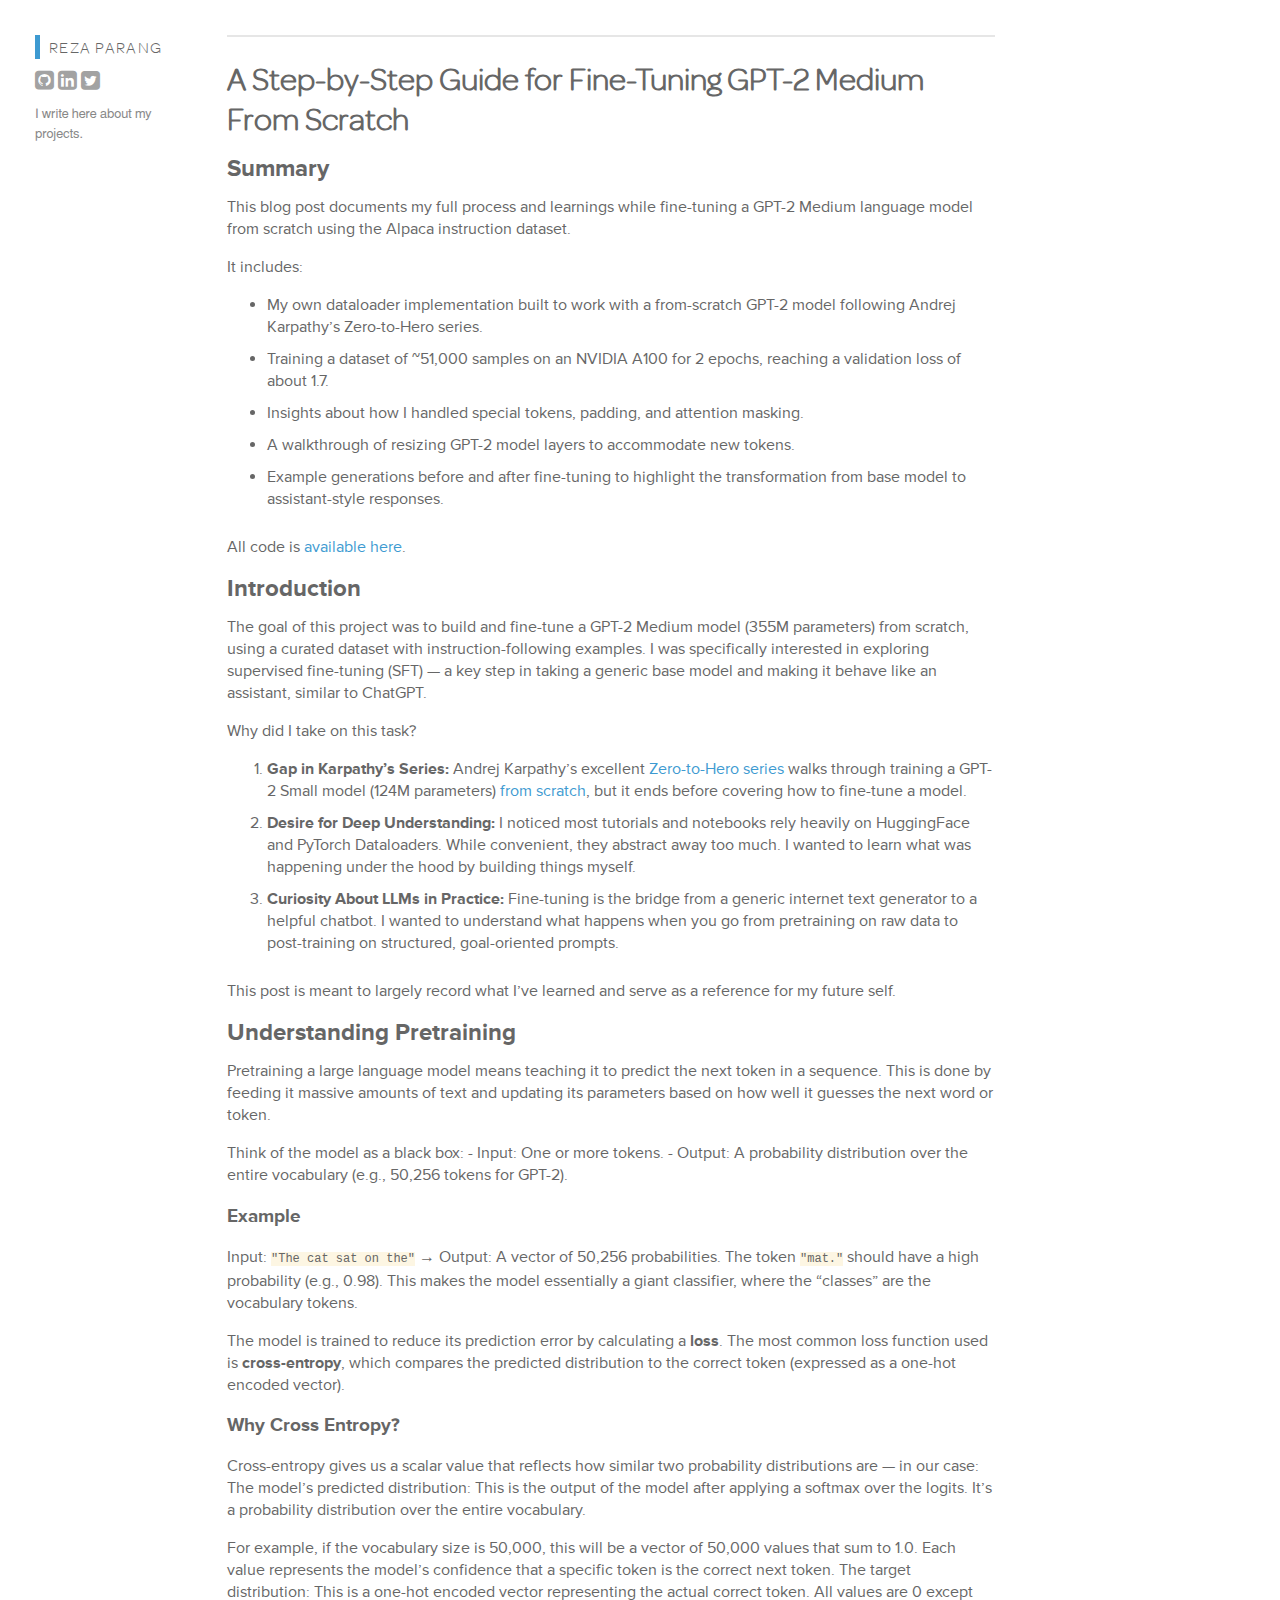
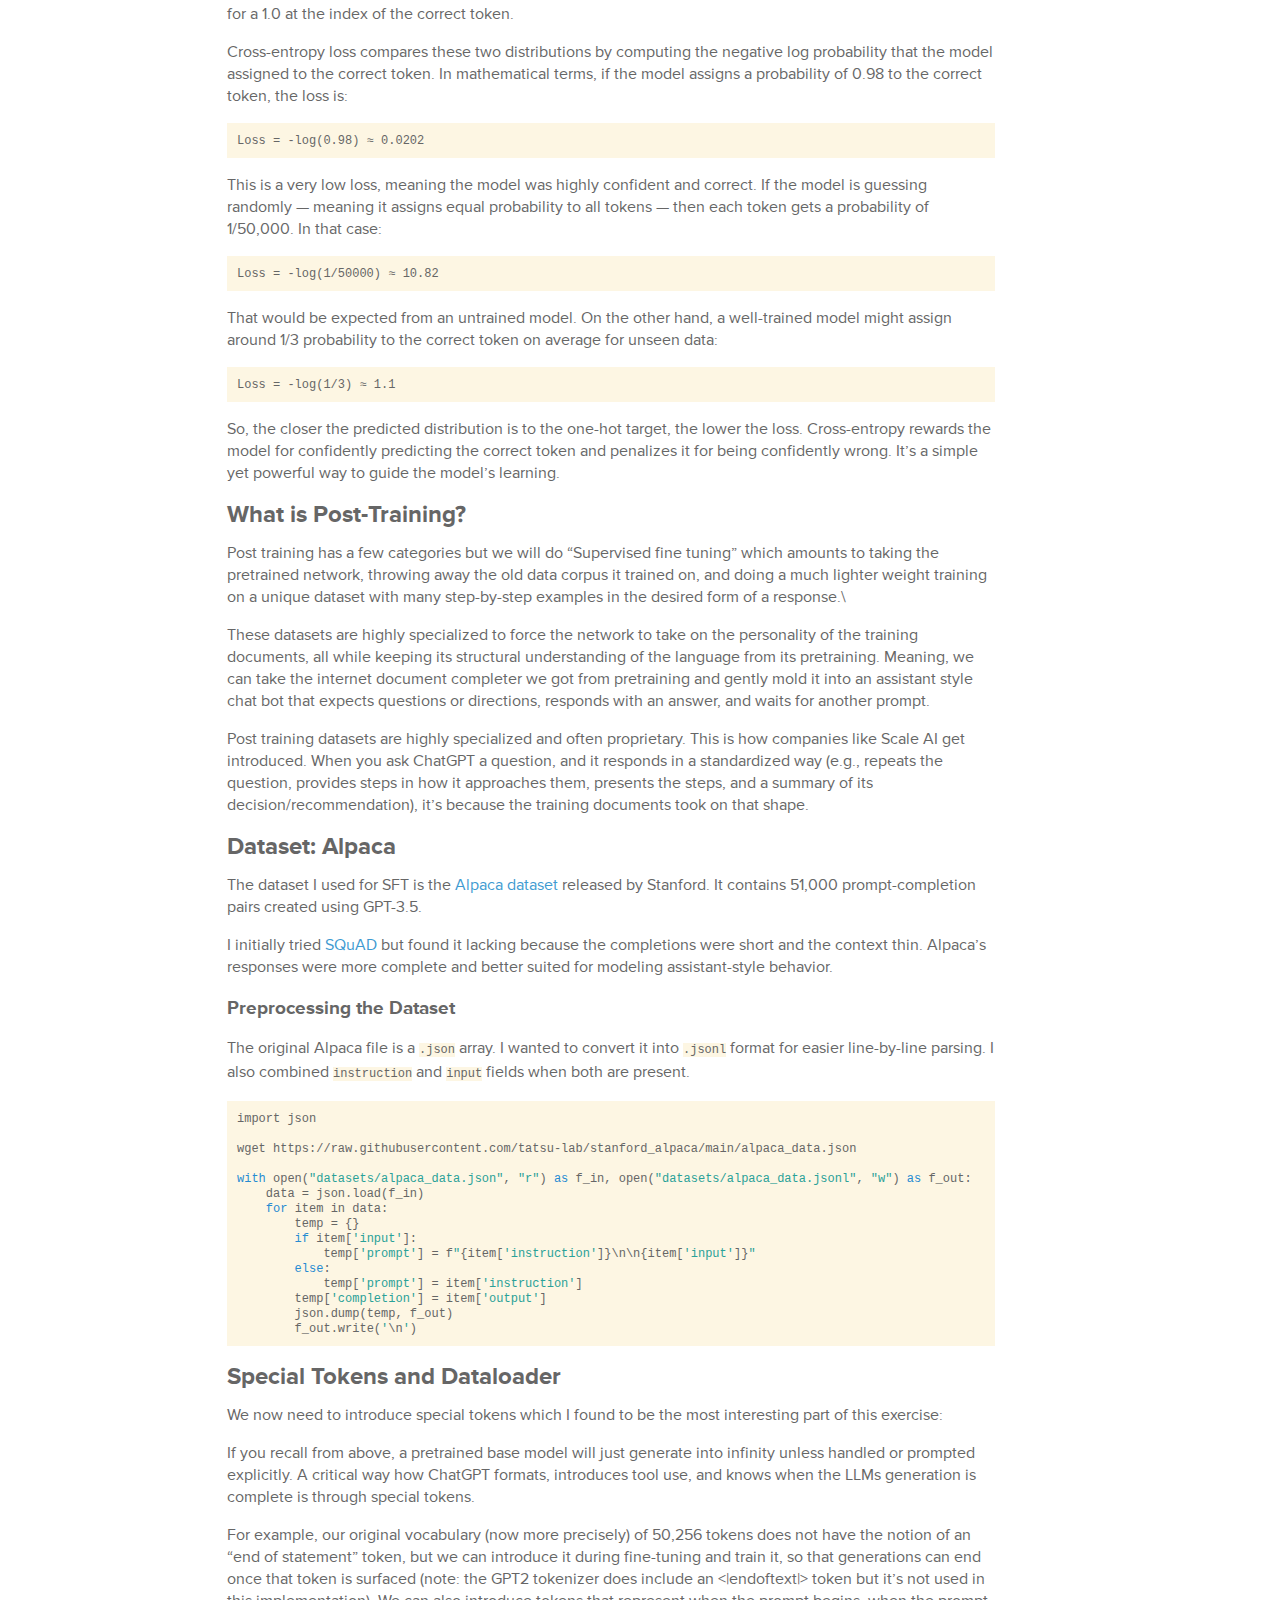
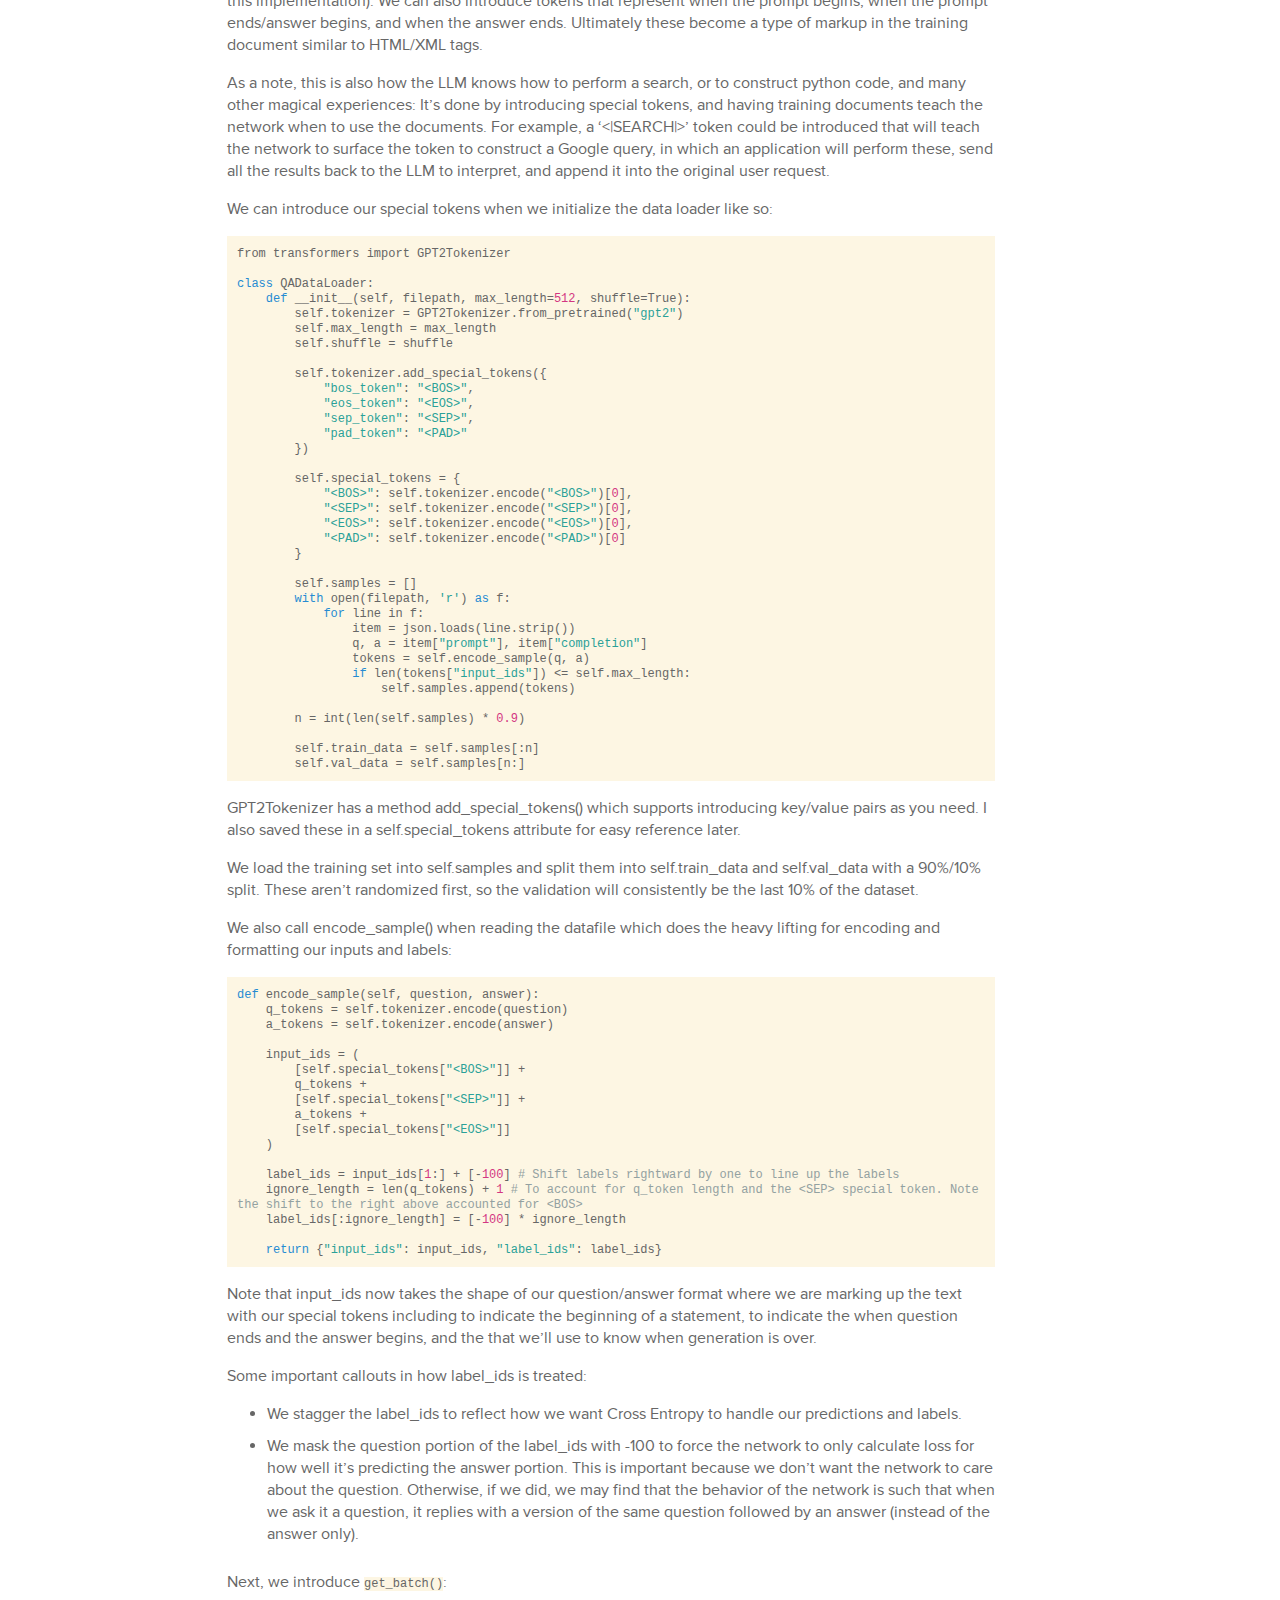
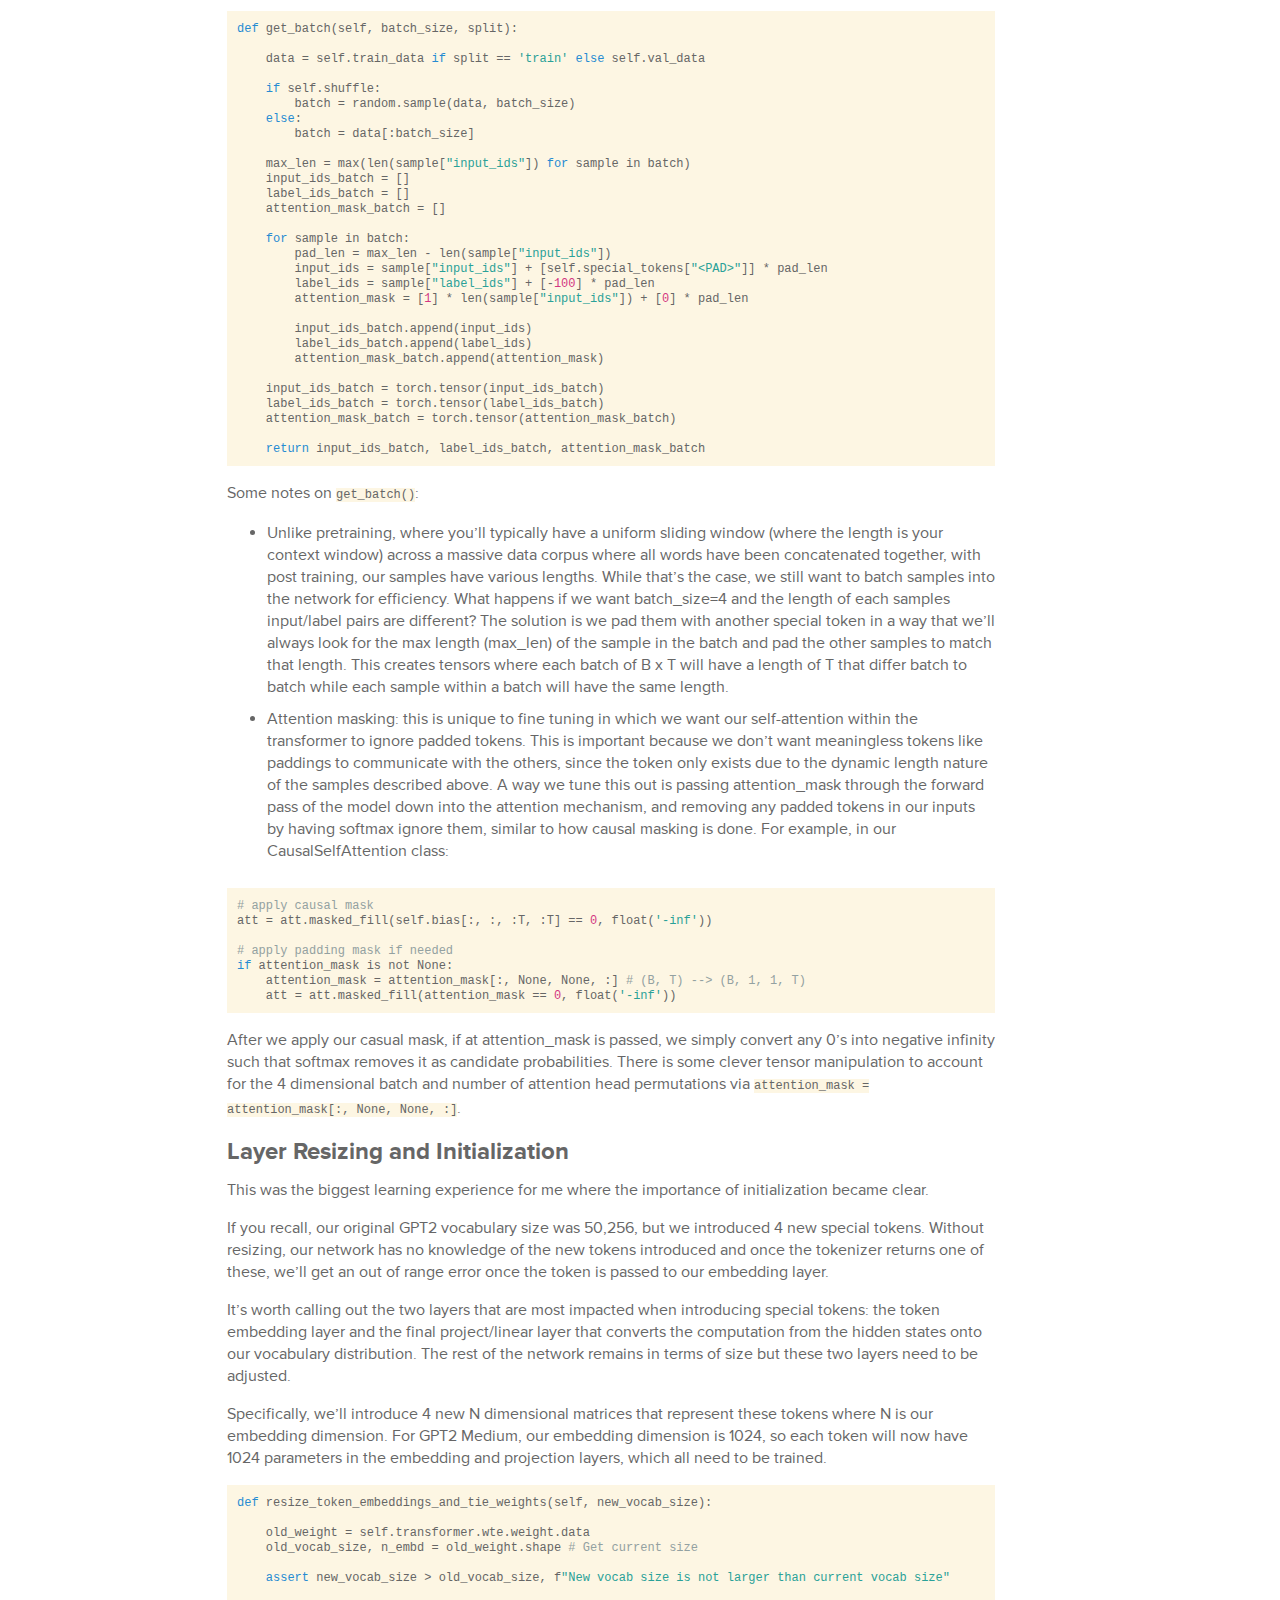
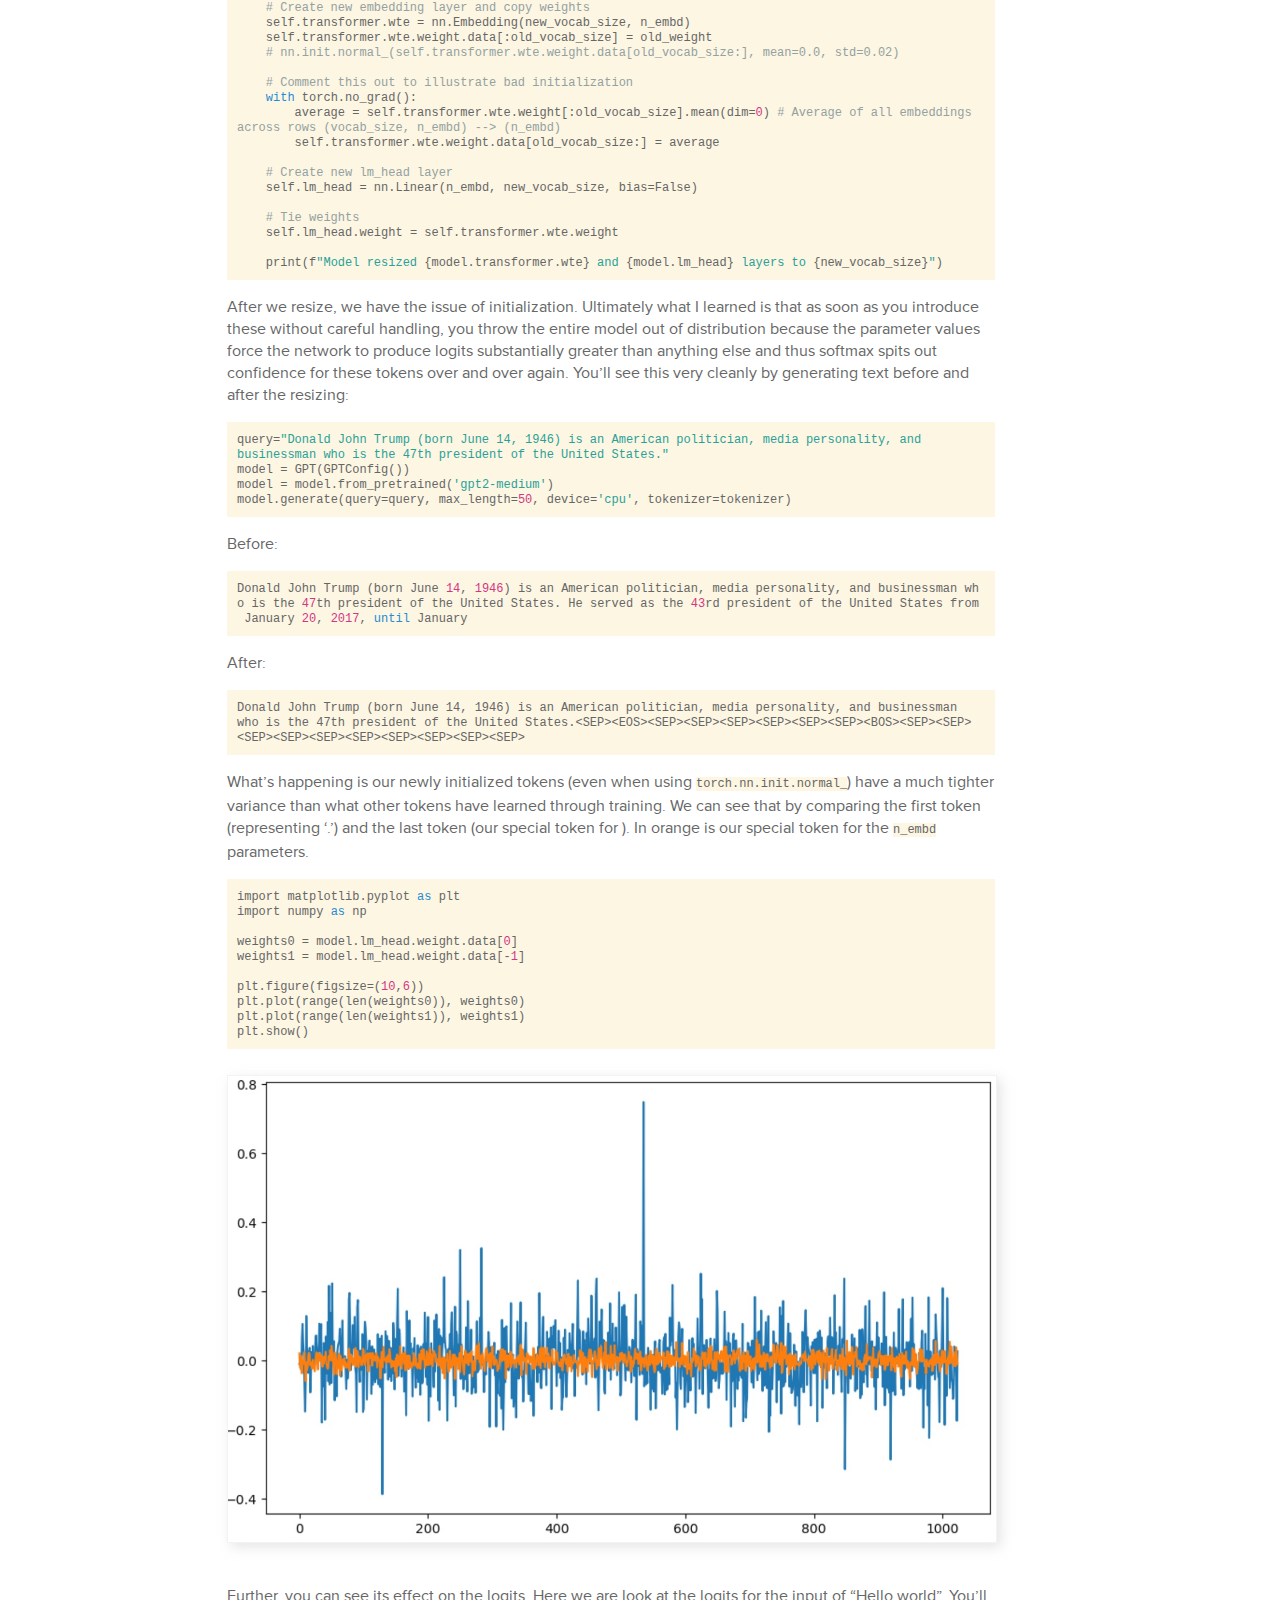
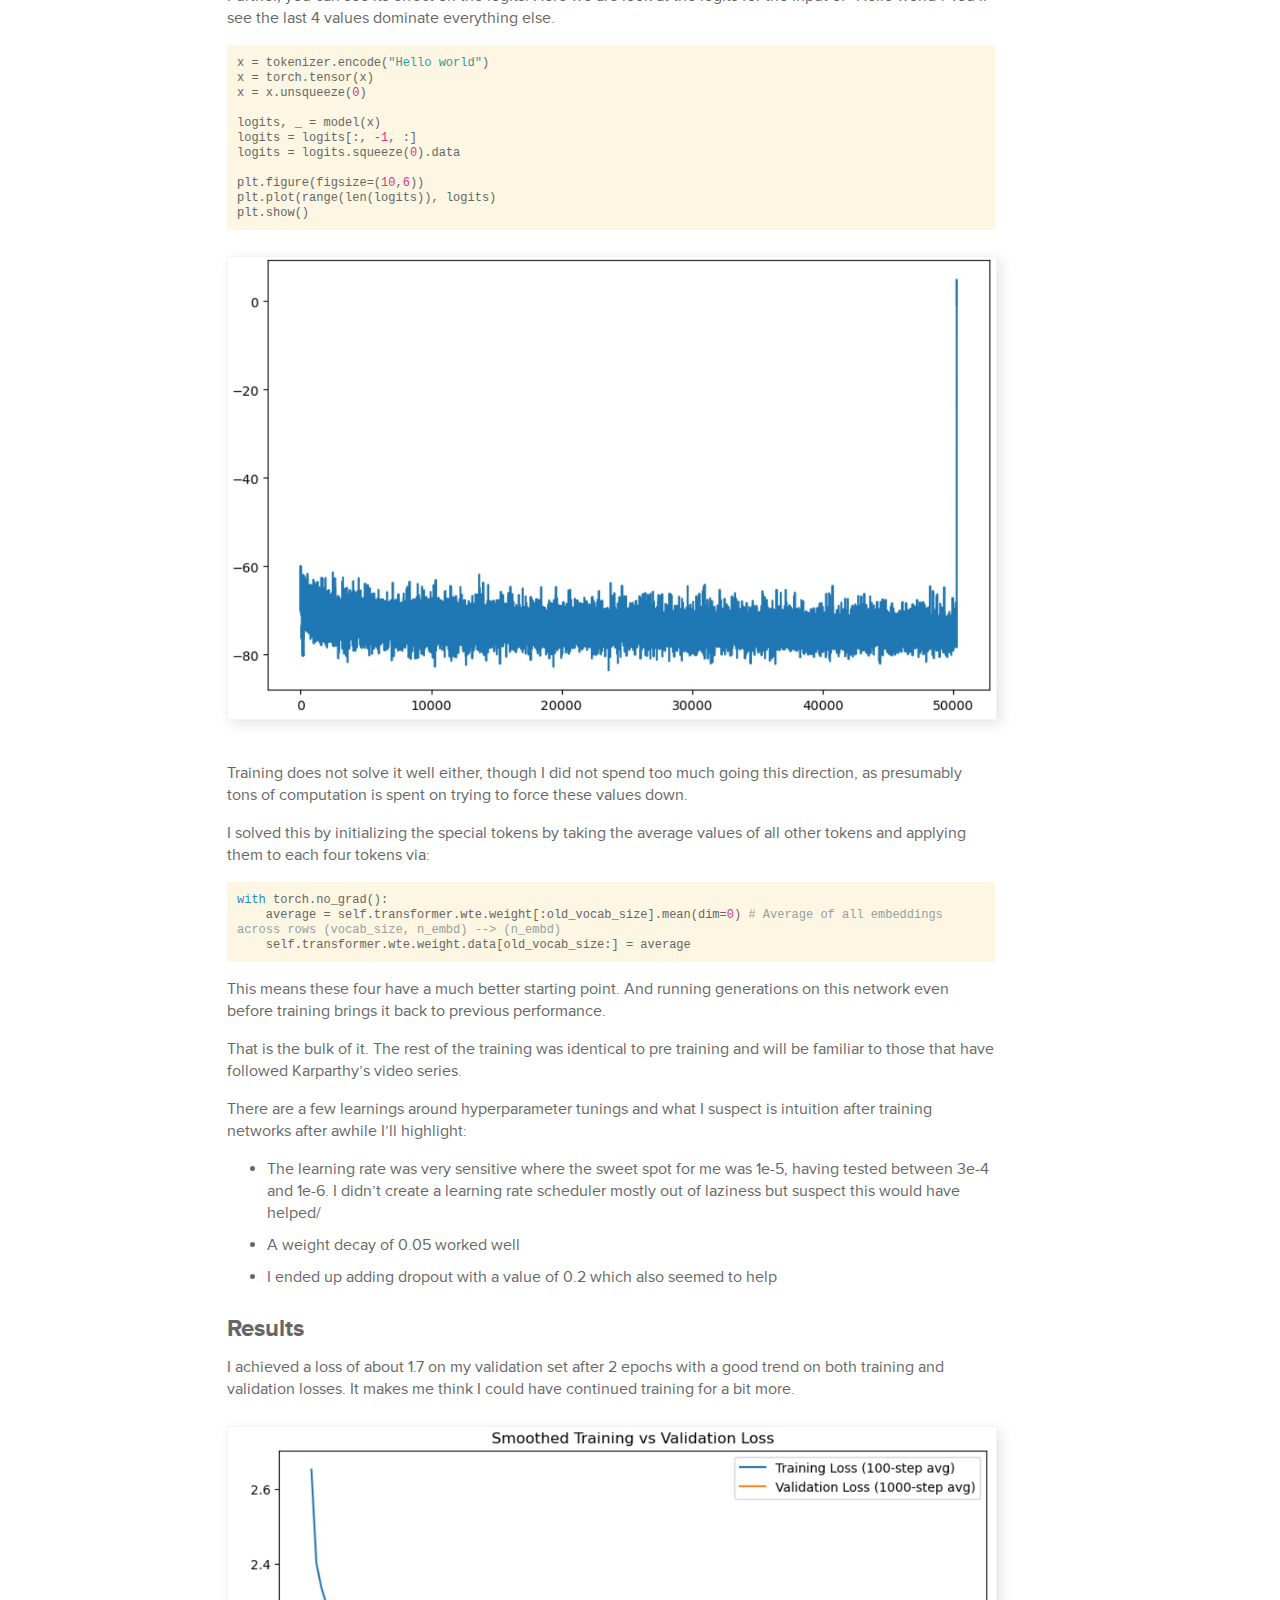
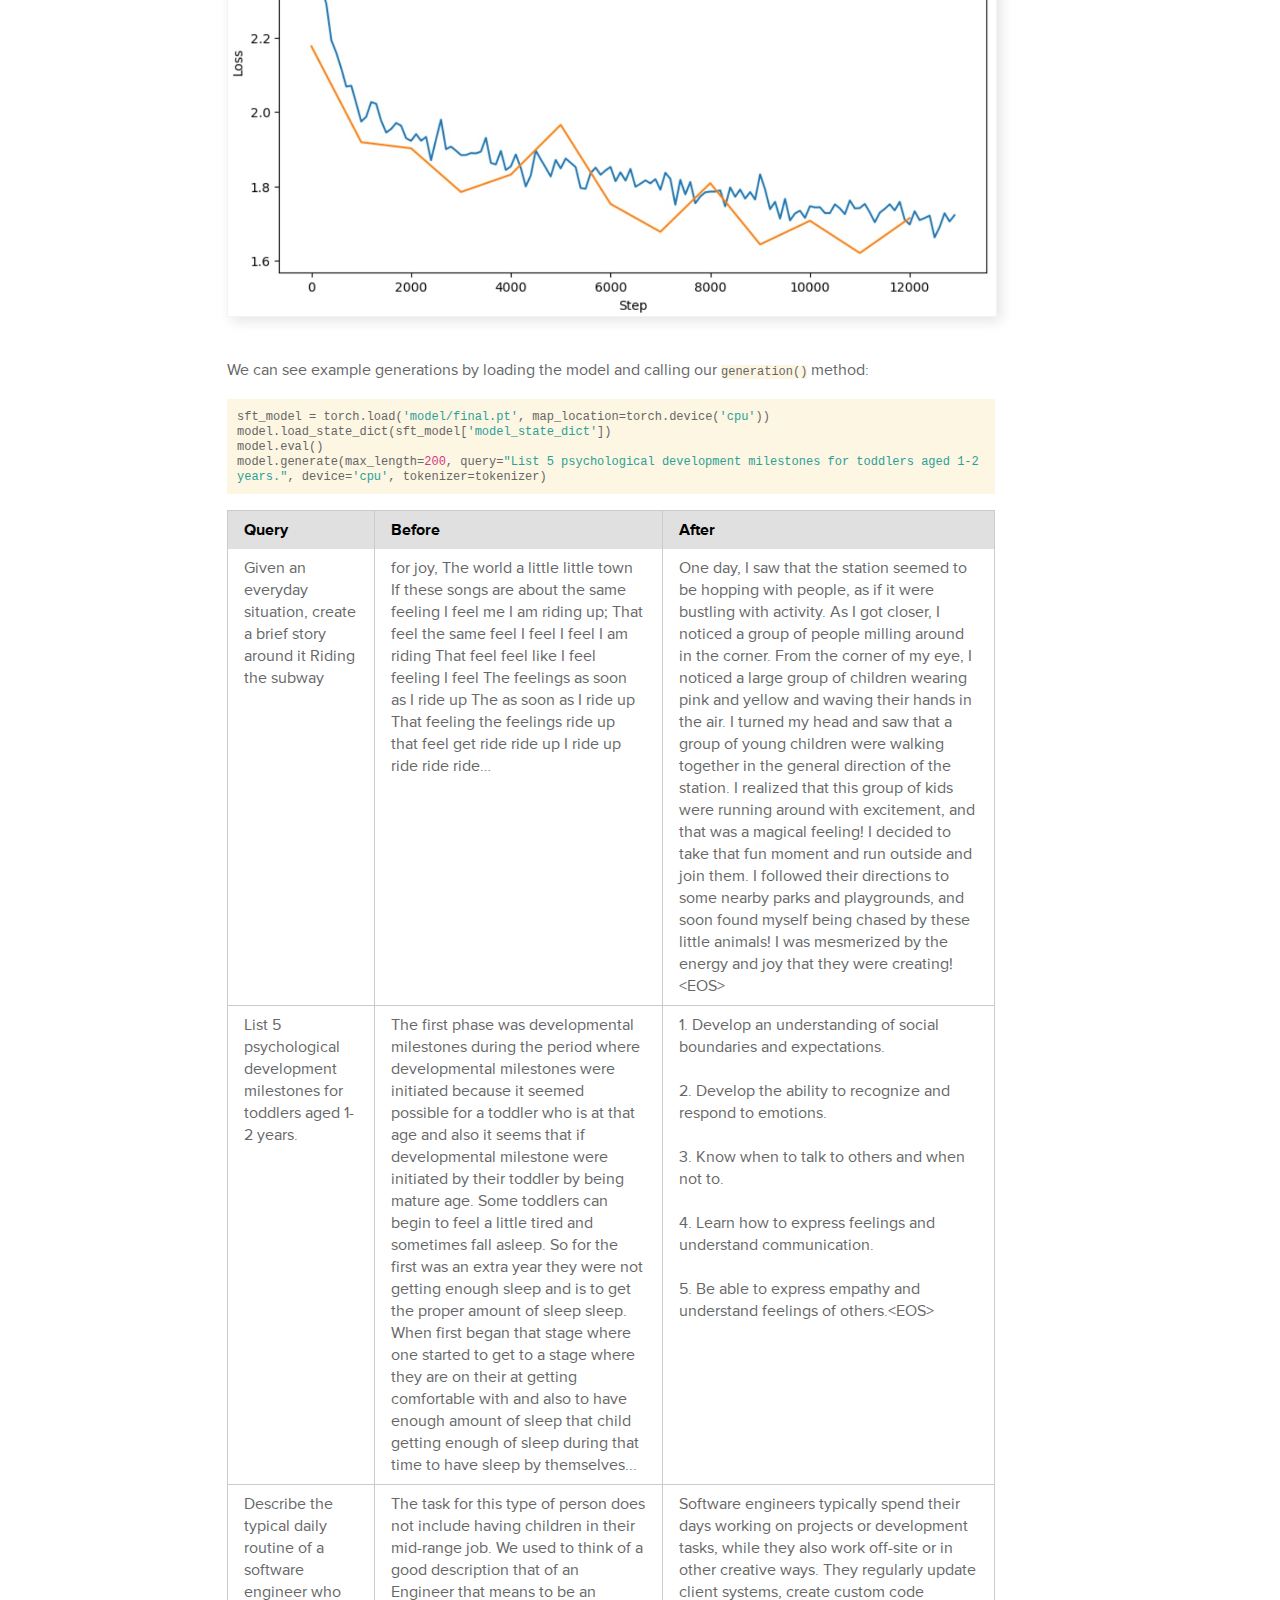
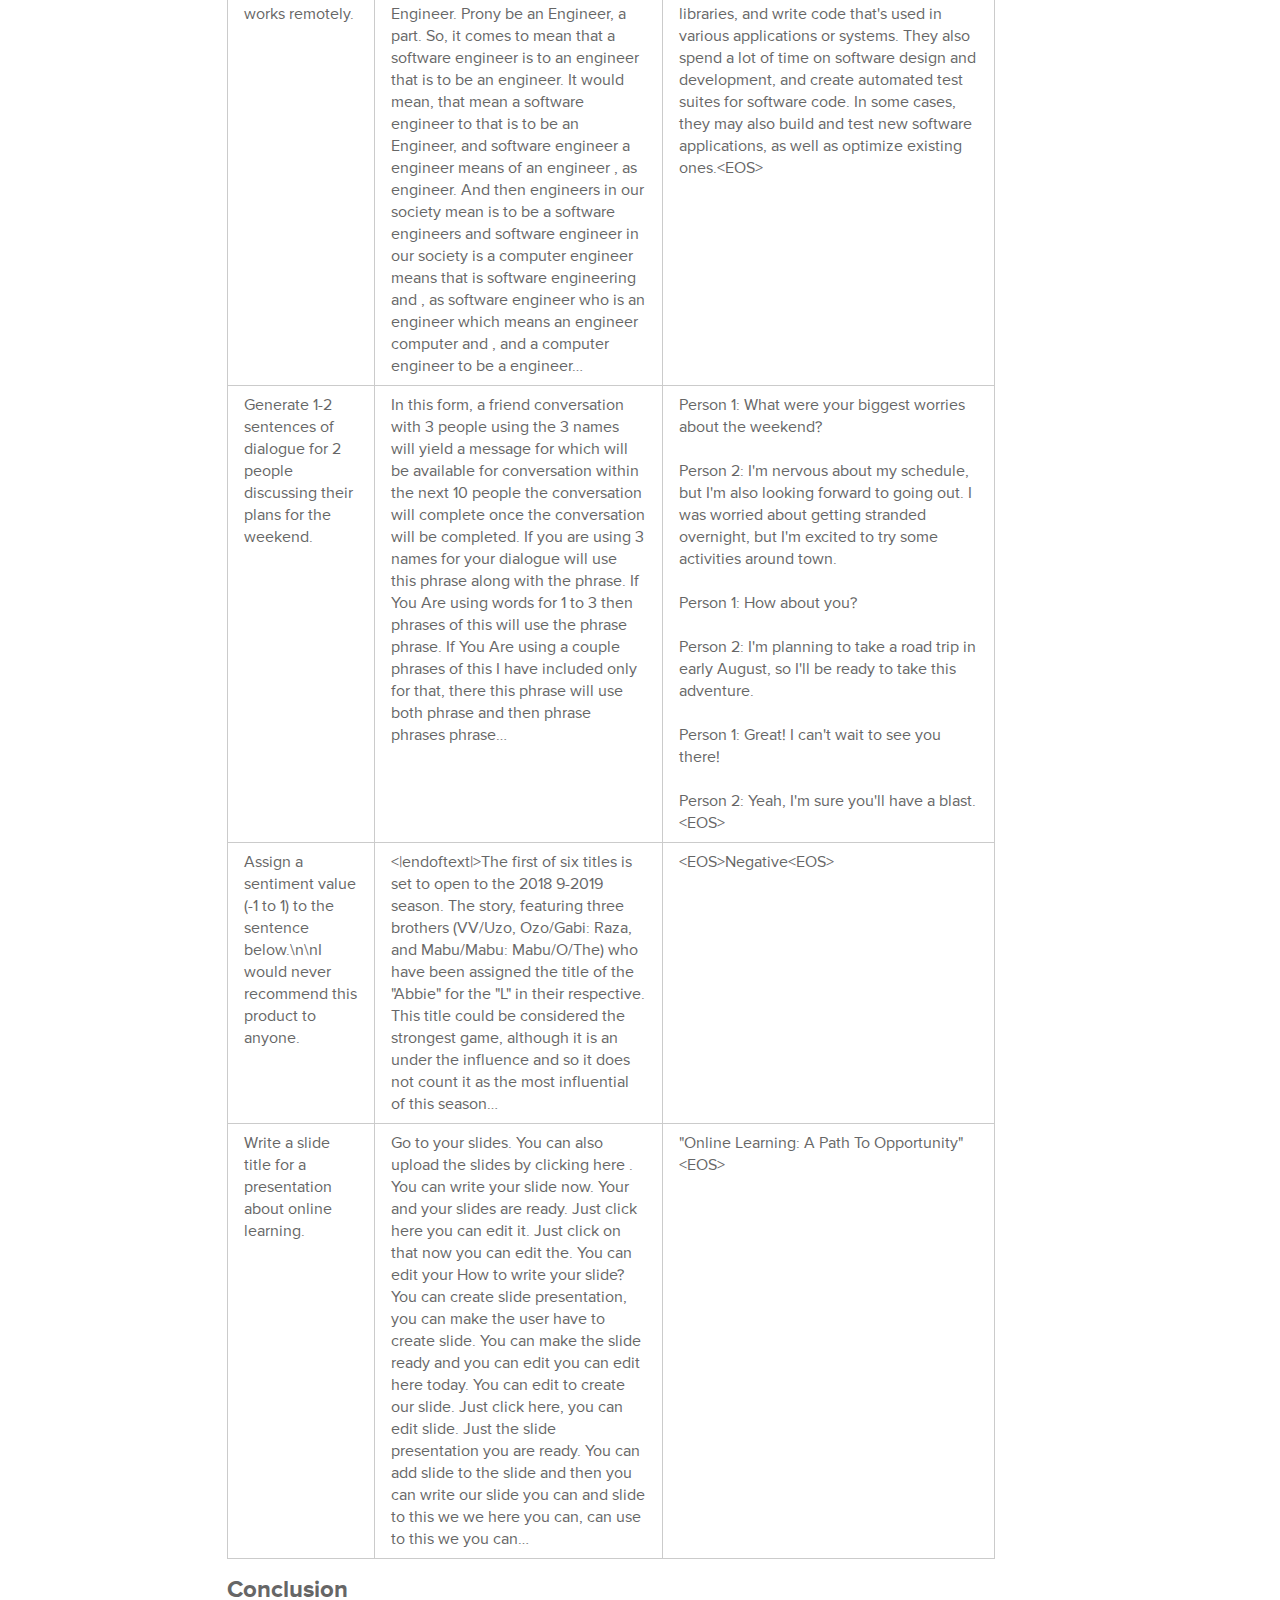
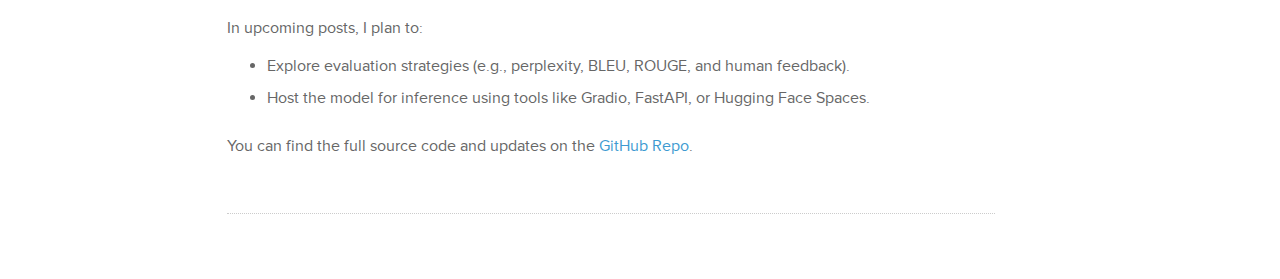
<file: step-by=step guide-for-fine-tuning-gpt-2-medium-from-scratch.html>
<!DOCTYPE html>
<html lang="en">
<head>
  <meta charset="UTF-8">
  <title>Reza Parang - A Step-by-Step Guide for Fine-Tuning GPT-2 Medium From Scratch</title>
  <link rel="stylesheet" href="./theme/css/application.css">
  <link rel="stylesheet" href="./theme/css/pure.css">
  <link rel="stylesheet" href="./theme/css/grids.css">
  <link rel="stylesheet" href="./theme/css/font-awesome.css">
</head>

<!-- Google tag (gtag.js) -->
<script async src="https://www.googletagmanager.com/gtag/js?id=G-F9Q82MH7HE"></script>
<script>
  window.dataLayer = window.dataLayer || [];
  function gtag(){dataLayer.push(arguments);}
  gtag('js', new Date());

  gtag('config', 'G-F9Q82MH7HE');
</script>

<body>
  <div id="layout" class="pure-g">
    <div class="sidebar pure-u-1 pure-u-md-1-5">
      <div class="sidebar-wrapper">
        <a class="logo" href=".">Reza Parang</a>
        <div class="icons">
          <a href="https://github.com/rparang" target="_blank"><span class="fa fa-github-square"></span></a>
          <a href="http://www.linkedin.com/in/rezaparang" target="_blank"><span class="fa fa-linkedin-square"></span></a>
          <a href="https://twitter.com/RezaParang" target="_blank"><span class="fa fa-twitter-square"></span></a>
        </div>
        <p class="bio">I write here about my projects.</p>
      </div>
    </div>
    <div class="content pure-u-1 pure-u-md-4-5">
<article class="entry" data-tag="">
  <header>
    <h1>A Step-by-Step Guide for Fine-Tuning GPT-2 Medium From Scratch</h1>
  </header>
  <section>
    <h2>Summary</h2>
<p>This blog post documents my full process and learnings while fine-tuning a GPT-2 Medium language model from scratch using the Alpaca instruction dataset. </p>
<p>It includes:</p>
<ul>
<li>My own dataloader implementation built to work with a from-scratch GPT-2 model following Andrej Karpathy’s Zero-to-Hero series.</li>
<li>Training a dataset of ~51,000 samples on an NVIDIA A100 for 2 epochs, reaching a validation loss of about 1.7.</li>
<li>Insights about how I handled special tokens, padding, and attention masking.</li>
<li>A walkthrough of resizing GPT-2 model layers to accommodate new tokens.</li>
<li>Example generations before and after fine-tuning to highlight the transformation from base model to assistant-style responses.</li>
</ul>
<p>All code is <a href="https://github.com/rparang/gpt2_finetune">available here</a>.</p>
<h2>Introduction</h2>
<p>The goal of this project was to build and fine-tune a GPT-2 Medium model (355M parameters) from scratch, using a curated dataset with instruction-following examples. I was specifically interested in exploring supervised fine-tuning (SFT) — a key step in taking a generic base model and making it behave like an assistant, similar to ChatGPT.</p>
<p>Why did I take on this task?</p>
<ol>
<li><strong>Gap in Karpathy’s Series:</strong> Andrej Karpathy’s excellent <a href="https://www.youtube.com/watch?v=VMj-3S1tku0&amp;t=8270s">Zero-to-Hero series</a> walks through training a GPT-2 Small model (124M parameters) <a href="https://www.youtube.com/watch?v=l8pRSuU81PU">from scratch</a>, but it ends before covering how to fine-tune a model.</li>
<li><strong>Desire for Deep Understanding:</strong> I noticed most tutorials and notebooks rely heavily on HuggingFace and PyTorch Dataloaders. While convenient, they abstract away too much. I wanted to learn what was happening under the hood by building things myself.</li>
<li><strong>Curiosity About LLMs in Practice:</strong> Fine-tuning is the bridge from a generic internet text generator to a helpful chatbot. I wanted to understand what happens when you go from pretraining on raw data to post-training on structured, goal-oriented prompts.</li>
</ol>
<p>This post is meant to largely record what I’ve learned and serve as a reference for my future self.</p>
<h2>Understanding Pretraining</h2>
<p>Pretraining a large language model means teaching it to predict the next token in a sequence. This is done by feeding it massive amounts of text and updating its parameters based on how well it guesses the next word or token.</p>
<p>Think of the model as a black box:
- Input: One or more tokens.
- Output: A probability distribution over the entire vocabulary (e.g., 50,256 tokens for GPT-2).</p>
<h3>Example</h3>
<p>Input: <code>"The cat sat on the"</code> → Output: A vector of 50,256 probabilities. The token <code>"mat."</code> should have a high probability (e.g., 0.98). This makes the model essentially a giant classifier, where the “classes” are the vocabulary tokens.</p>
<p>The model is trained to reduce its prediction error by calculating a <strong>loss</strong>. The most common loss function used is <strong>cross-entropy</strong>, which compares the predicted distribution to the correct token (expressed as a one-hot encoded vector).</p>
<h3>Why Cross Entropy?</h3>
<p>Cross-entropy gives us a scalar value that reflects how similar two probability distributions are — in our case:
The model’s predicted distribution: This is the output of the model after applying a softmax over the logits. It’s a probability distribution over the entire vocabulary. </p>
<p>For example, if the vocabulary size is 50,000, this will be a vector of 50,000 values that sum to 1.0. Each value represents the model’s confidence that a specific token is the correct next token.
The target distribution: This is a one-hot encoded vector representing the actual correct token. All values are 0 except for a 1.0 at the index of the correct token.</p>
<p>Cross-entropy loss compares these two distributions by computing the negative log probability that the model assigned to the correct token. In mathematical terms, if the model assigns a probability of 0.98 to the correct token, the loss is:</p>
<div class="highlight"><pre><span></span><code>Loss = -log(0.98) ≈ 0.0202
</code></pre></div>

<p>This is a very low loss, meaning the model was highly confident and correct.
If the model is guessing randomly — meaning it assigns equal probability to all tokens — then each token gets a probability of 1/50,000. In that case:</p>
<div class="highlight"><pre><span></span><code>Loss = -log(1/50000) ≈ 10.82
</code></pre></div>

<p>That would be expected from an untrained model. On the other hand, a well-trained model might assign around 1/3 probability to the correct token on average for unseen data:</p>
<div class="highlight"><pre><span></span><code>Loss = -log(1/3) ≈ 1.1
</code></pre></div>

<p>So, the closer the predicted distribution is to the one-hot target, the lower the loss. Cross-entropy rewards the model for confidently predicting the correct token and penalizes it for being confidently wrong. It’s a simple yet powerful way to guide the model’s learning.</p>
<h2>What is Post-Training?</h2>
<p>Post training has a few categories but we will do “Supervised fine tuning” which amounts to taking the pretrained network, throwing away the old data corpus it trained on, and doing a much lighter weight training on a unique dataset with many step-by-step examples in the desired form of a response.\</p>
<p>These datasets are highly specialized to force the network to take on the personality of the training documents, all while keeping its structural understanding of the language from its pretraining. Meaning, we can take the internet document completer we got from pretraining and gently mold it into an assistant style chat bot that expects questions or directions, responds with an answer, and waits for another prompt. </p>
<p>Post training datasets are highly specialized and often proprietary. This is how companies like Scale AI get introduced. When you ask ChatGPT a question, and it responds in a standardized way (e.g., repeats the question, provides steps in how it approaches them, presents the steps, and a summary of its decision/recommendation), it’s because the training documents took on that shape. </p>
<h2>Dataset: Alpaca</h2>
<p>The dataset I used for SFT is the <a href="https://raw.githubusercontent.com/tatsu-lab/stanford_alpaca/main/alpaca_data.json">Alpaca dataset</a> released by Stanford. It contains 51,000 prompt-completion pairs created using GPT-3.5.</p>
<p>I initially tried <a href="https://rajpurkar.github.io/SQuAD-explorer/">SQuAD</a> but found it lacking because the completions were short and the context thin. Alpaca’s responses were more complete and better suited for modeling assistant-style behavior.</p>
<h3>Preprocessing the Dataset</h3>
<p>The original Alpaca file is a <code>.json</code> array. I wanted to convert it into <code>.jsonl</code> format for easier line-by-line parsing. I also combined <code>instruction</code> and <code>input</code> fields when both are present.</p>
<div class="highlight"><pre><span></span><code><span class="kn">import</span> <span class="nn">json</span>

<span class="n">wget</span> <span class="n">https</span><span class="p">:</span><span class="o">//</span><span class="n">raw</span><span class="o">.</span><span class="n">githubusercontent</span><span class="o">.</span><span class="n">com</span><span class="o">/</span><span class="n">tatsu</span><span class="o">-</span><span class="n">lab</span><span class="o">/</span><span class="n">stanford_alpaca</span><span class="o">/</span><span class="n">main</span><span class="o">/</span><span class="n">alpaca_data</span><span class="o">.</span><span class="n">json</span>

<span class="k">with</span> <span class="nb">open</span><span class="p">(</span><span class="s2">&quot;datasets/alpaca_data.json&quot;</span><span class="p">,</span> <span class="s2">&quot;r&quot;</span><span class="p">)</span> <span class="k">as</span> <span class="n">f_in</span><span class="p">,</span> <span class="nb">open</span><span class="p">(</span><span class="s2">&quot;datasets/alpaca_data.jsonl&quot;</span><span class="p">,</span> <span class="s2">&quot;w&quot;</span><span class="p">)</span> <span class="k">as</span> <span class="n">f_out</span><span class="p">:</span>
    <span class="n">data</span> <span class="o">=</span> <span class="n">json</span><span class="o">.</span><span class="n">load</span><span class="p">(</span><span class="n">f_in</span><span class="p">)</span>
    <span class="k">for</span> <span class="n">item</span> <span class="ow">in</span> <span class="n">data</span><span class="p">:</span>
        <span class="n">temp</span> <span class="o">=</span> <span class="p">{}</span>
        <span class="k">if</span> <span class="n">item</span><span class="p">[</span><span class="s1">&#39;input&#39;</span><span class="p">]:</span>
            <span class="n">temp</span><span class="p">[</span><span class="s1">&#39;prompt&#39;</span><span class="p">]</span> <span class="o">=</span> <span class="sa">f</span><span class="s2">&quot;</span><span class="si">{</span><span class="n">item</span><span class="p">[</span><span class="s1">&#39;instruction&#39;</span><span class="p">]</span><span class="si">}</span><span class="se">\n\n</span><span class="si">{</span><span class="n">item</span><span class="p">[</span><span class="s1">&#39;input&#39;</span><span class="p">]</span><span class="si">}</span><span class="s2">&quot;</span>
        <span class="k">else</span><span class="p">:</span>
            <span class="n">temp</span><span class="p">[</span><span class="s1">&#39;prompt&#39;</span><span class="p">]</span> <span class="o">=</span> <span class="n">item</span><span class="p">[</span><span class="s1">&#39;instruction&#39;</span><span class="p">]</span>
        <span class="n">temp</span><span class="p">[</span><span class="s1">&#39;completion&#39;</span><span class="p">]</span> <span class="o">=</span> <span class="n">item</span><span class="p">[</span><span class="s1">&#39;output&#39;</span><span class="p">]</span>
        <span class="n">json</span><span class="o">.</span><span class="n">dump</span><span class="p">(</span><span class="n">temp</span><span class="p">,</span> <span class="n">f_out</span><span class="p">)</span>
        <span class="n">f_out</span><span class="o">.</span><span class="n">write</span><span class="p">(</span><span class="s1">&#39;</span><span class="se">\n</span><span class="s1">&#39;</span><span class="p">)</span>
</code></pre></div>

<h2>Special Tokens and Dataloader</h2>
<p>We now need to introduce special tokens which I found to be the most interesting part of this exercise:</p>
<p>If you recall from above, a pretrained base model will just generate into infinity unless handled or prompted explicitly. A critical way how ChatGPT formats, introduces tool use, and knows when the LLMs generation is complete is through special tokens.</p>
<p>For example, our original vocabulary (now more precisely) of 50,256 tokens does not have the notion of an “end of statement” token, but we can introduce it during fine-tuning and train it, so that generations can end once that token is surfaced (note: the GPT2 tokenizer does include an &lt;|endoftext|&gt; token but it’s not used in this implementation). We can also introduce tokens that represent when the prompt begins, when the prompt ends/answer begins, and when the answer ends. Ultimately these become a type of markup in the training document similar to HTML/XML tags.</p>
<p>As a note, this is also how the LLM knows how to perform a search, or to construct python code, and many other magical experiences: It’s done by introducing special tokens, and having training documents teach the network when to use the documents. For example, a ‘&lt;|SEARCH|&gt;’ token could be introduced that will teach the network to surface the token to construct a Google query, in which an application will perform these, send all the results back to the LLM to interpret, and append it into the original user request.</p>
<p>We can introduce our special tokens when we initialize the data loader like so:</p>
<div class="highlight"><pre><span></span><code><span class="kn">from</span> <span class="nn">transformers</span> <span class="kn">import</span> <span class="n">GPT2Tokenizer</span>

<span class="k">class</span> <span class="nc">QADataLoader</span><span class="p">:</span>
    <span class="k">def</span> <span class="fm">__init__</span><span class="p">(</span><span class="bp">self</span><span class="p">,</span> <span class="n">filepath</span><span class="p">,</span> <span class="n">max_length</span><span class="o">=</span><span class="mi">512</span><span class="p">,</span> <span class="n">shuffle</span><span class="o">=</span><span class="kc">True</span><span class="p">):</span>
        <span class="bp">self</span><span class="o">.</span><span class="n">tokenizer</span> <span class="o">=</span> <span class="n">GPT2Tokenizer</span><span class="o">.</span><span class="n">from_pretrained</span><span class="p">(</span><span class="s2">&quot;gpt2&quot;</span><span class="p">)</span>
        <span class="bp">self</span><span class="o">.</span><span class="n">max_length</span> <span class="o">=</span> <span class="n">max_length</span>
        <span class="bp">self</span><span class="o">.</span><span class="n">shuffle</span> <span class="o">=</span> <span class="n">shuffle</span>

        <span class="bp">self</span><span class="o">.</span><span class="n">tokenizer</span><span class="o">.</span><span class="n">add_special_tokens</span><span class="p">({</span>
            <span class="s2">&quot;bos_token&quot;</span><span class="p">:</span> <span class="s2">&quot;&lt;BOS&gt;&quot;</span><span class="p">,</span>
            <span class="s2">&quot;eos_token&quot;</span><span class="p">:</span> <span class="s2">&quot;&lt;EOS&gt;&quot;</span><span class="p">,</span>
            <span class="s2">&quot;sep_token&quot;</span><span class="p">:</span> <span class="s2">&quot;&lt;SEP&gt;&quot;</span><span class="p">,</span>
            <span class="s2">&quot;pad_token&quot;</span><span class="p">:</span> <span class="s2">&quot;&lt;PAD&gt;&quot;</span>
        <span class="p">})</span>

        <span class="bp">self</span><span class="o">.</span><span class="n">special_tokens</span> <span class="o">=</span> <span class="p">{</span>
            <span class="s2">&quot;&lt;BOS&gt;&quot;</span><span class="p">:</span> <span class="bp">self</span><span class="o">.</span><span class="n">tokenizer</span><span class="o">.</span><span class="n">encode</span><span class="p">(</span><span class="s2">&quot;&lt;BOS&gt;&quot;</span><span class="p">)[</span><span class="mi">0</span><span class="p">],</span>
            <span class="s2">&quot;&lt;SEP&gt;&quot;</span><span class="p">:</span> <span class="bp">self</span><span class="o">.</span><span class="n">tokenizer</span><span class="o">.</span><span class="n">encode</span><span class="p">(</span><span class="s2">&quot;&lt;SEP&gt;&quot;</span><span class="p">)[</span><span class="mi">0</span><span class="p">],</span>
            <span class="s2">&quot;&lt;EOS&gt;&quot;</span><span class="p">:</span> <span class="bp">self</span><span class="o">.</span><span class="n">tokenizer</span><span class="o">.</span><span class="n">encode</span><span class="p">(</span><span class="s2">&quot;&lt;EOS&gt;&quot;</span><span class="p">)[</span><span class="mi">0</span><span class="p">],</span>
            <span class="s2">&quot;&lt;PAD&gt;&quot;</span><span class="p">:</span> <span class="bp">self</span><span class="o">.</span><span class="n">tokenizer</span><span class="o">.</span><span class="n">encode</span><span class="p">(</span><span class="s2">&quot;&lt;PAD&gt;&quot;</span><span class="p">)[</span><span class="mi">0</span><span class="p">]</span>
        <span class="p">}</span>

        <span class="bp">self</span><span class="o">.</span><span class="n">samples</span> <span class="o">=</span> <span class="p">[]</span>
        <span class="k">with</span> <span class="nb">open</span><span class="p">(</span><span class="n">filepath</span><span class="p">,</span> <span class="s1">&#39;r&#39;</span><span class="p">)</span> <span class="k">as</span> <span class="n">f</span><span class="p">:</span>
            <span class="k">for</span> <span class="n">line</span> <span class="ow">in</span> <span class="n">f</span><span class="p">:</span>
                <span class="n">item</span> <span class="o">=</span> <span class="n">json</span><span class="o">.</span><span class="n">loads</span><span class="p">(</span><span class="n">line</span><span class="o">.</span><span class="n">strip</span><span class="p">())</span>
                <span class="n">q</span><span class="p">,</span> <span class="n">a</span> <span class="o">=</span> <span class="n">item</span><span class="p">[</span><span class="s2">&quot;prompt&quot;</span><span class="p">],</span> <span class="n">item</span><span class="p">[</span><span class="s2">&quot;completion&quot;</span><span class="p">]</span>
                <span class="n">tokens</span> <span class="o">=</span> <span class="bp">self</span><span class="o">.</span><span class="n">encode_sample</span><span class="p">(</span><span class="n">q</span><span class="p">,</span> <span class="n">a</span><span class="p">)</span>
                <span class="k">if</span> <span class="nb">len</span><span class="p">(</span><span class="n">tokens</span><span class="p">[</span><span class="s2">&quot;input_ids&quot;</span><span class="p">])</span> <span class="o">&lt;=</span> <span class="bp">self</span><span class="o">.</span><span class="n">max_length</span><span class="p">:</span>
                    <span class="bp">self</span><span class="o">.</span><span class="n">samples</span><span class="o">.</span><span class="n">append</span><span class="p">(</span><span class="n">tokens</span><span class="p">)</span>

        <span class="n">n</span> <span class="o">=</span> <span class="nb">int</span><span class="p">(</span><span class="nb">len</span><span class="p">(</span><span class="bp">self</span><span class="o">.</span><span class="n">samples</span><span class="p">)</span> <span class="o">*</span> <span class="mf">0.9</span><span class="p">)</span>

        <span class="bp">self</span><span class="o">.</span><span class="n">train_data</span> <span class="o">=</span> <span class="bp">self</span><span class="o">.</span><span class="n">samples</span><span class="p">[:</span><span class="n">n</span><span class="p">]</span>
        <span class="bp">self</span><span class="o">.</span><span class="n">val_data</span> <span class="o">=</span> <span class="bp">self</span><span class="o">.</span><span class="n">samples</span><span class="p">[</span><span class="n">n</span><span class="p">:]</span>
</code></pre></div>

<p>GPT2Tokenizer has a method add_special_tokens() which supports introducing key/value pairs as you need. I also saved these in a self.special_tokens attribute for easy reference later.</p>
<p>We load the training set into self.samples and split them into self.train_data and self.val_data with a 90%/10% split. These aren’t randomized first, so the validation will consistently be the last 10% of the dataset.</p>
<p>We also call encode_sample() when reading the datafile which does the heavy lifting for encoding and formatting our inputs and labels:</p>
<div class="highlight"><pre><span></span><code><span class="k">def</span> <span class="nf">encode_sample</span><span class="p">(</span><span class="bp">self</span><span class="p">,</span> <span class="n">question</span><span class="p">,</span> <span class="n">answer</span><span class="p">):</span>
    <span class="n">q_tokens</span> <span class="o">=</span> <span class="bp">self</span><span class="o">.</span><span class="n">tokenizer</span><span class="o">.</span><span class="n">encode</span><span class="p">(</span><span class="n">question</span><span class="p">)</span>
    <span class="n">a_tokens</span> <span class="o">=</span> <span class="bp">self</span><span class="o">.</span><span class="n">tokenizer</span><span class="o">.</span><span class="n">encode</span><span class="p">(</span><span class="n">answer</span><span class="p">)</span>

    <span class="n">input_ids</span> <span class="o">=</span> <span class="p">(</span>
        <span class="p">[</span><span class="bp">self</span><span class="o">.</span><span class="n">special_tokens</span><span class="p">[</span><span class="s2">&quot;&lt;BOS&gt;&quot;</span><span class="p">]]</span> <span class="o">+</span>
        <span class="n">q_tokens</span> <span class="o">+</span>
        <span class="p">[</span><span class="bp">self</span><span class="o">.</span><span class="n">special_tokens</span><span class="p">[</span><span class="s2">&quot;&lt;SEP&gt;&quot;</span><span class="p">]]</span> <span class="o">+</span>
        <span class="n">a_tokens</span> <span class="o">+</span>
        <span class="p">[</span><span class="bp">self</span><span class="o">.</span><span class="n">special_tokens</span><span class="p">[</span><span class="s2">&quot;&lt;EOS&gt;&quot;</span><span class="p">]]</span>
    <span class="p">)</span>

    <span class="n">label_ids</span> <span class="o">=</span> <span class="n">input_ids</span><span class="p">[</span><span class="mi">1</span><span class="p">:]</span> <span class="o">+</span> <span class="p">[</span><span class="o">-</span><span class="mi">100</span><span class="p">]</span> <span class="c1"># Shift labels rightward by one to line up the labels</span>
    <span class="n">ignore_length</span> <span class="o">=</span> <span class="nb">len</span><span class="p">(</span><span class="n">q_tokens</span><span class="p">)</span> <span class="o">+</span> <span class="mi">1</span> <span class="c1"># To account for q_token length and the &lt;SEP&gt; special token. Note the shift to the right above accounted for &lt;BOS&gt;</span>
    <span class="n">label_ids</span><span class="p">[:</span><span class="n">ignore_length</span><span class="p">]</span> <span class="o">=</span> <span class="p">[</span><span class="o">-</span><span class="mi">100</span><span class="p">]</span> <span class="o">*</span> <span class="n">ignore_length</span>

    <span class="k">return</span> <span class="p">{</span><span class="s2">&quot;input_ids&quot;</span><span class="p">:</span> <span class="n">input_ids</span><span class="p">,</span> <span class="s2">&quot;label_ids&quot;</span><span class="p">:</span> <span class="n">label_ids</span><span class="p">}</span>
</code></pre></div>

<p>Note that input_ids now takes the shape of our question/answer format where we are marking up the text with our special tokens including <BOS> to indicate the beginning of a statement, <SEP> to indicate the when question ends and the answer begins, and the <EOS> that we’ll use to know when generation is over.</p>
<p>Some important callouts in how label_ids is treated:</p>
<ul>
<li>We stagger the label_ids to reflect how we want Cross Entropy to handle our predictions and labels.</li>
<li>We mask the question portion of the label_ids with -100 to force the network to only calculate loss for how well it’s predicting the answer portion. This is important because we don’t want the network to care about the question. Otherwise, if we did, we may find that the behavior of the network is such that when we ask it a question, it replies with a version of the same question followed by an answer (instead of the answer only).</li>
</ul>
<p>Next, we introduce <code>get_batch()</code>:</p>
<div class="highlight"><pre><span></span><code><span class="k">def</span> <span class="nf">get_batch</span><span class="p">(</span><span class="bp">self</span><span class="p">,</span> <span class="n">batch_size</span><span class="p">,</span> <span class="n">split</span><span class="p">):</span>

    <span class="n">data</span> <span class="o">=</span> <span class="bp">self</span><span class="o">.</span><span class="n">train_data</span> <span class="k">if</span> <span class="n">split</span> <span class="o">==</span> <span class="s1">&#39;train&#39;</span> <span class="k">else</span> <span class="bp">self</span><span class="o">.</span><span class="n">val_data</span>

    <span class="k">if</span> <span class="bp">self</span><span class="o">.</span><span class="n">shuffle</span><span class="p">:</span>
        <span class="n">batch</span> <span class="o">=</span> <span class="n">random</span><span class="o">.</span><span class="n">sample</span><span class="p">(</span><span class="n">data</span><span class="p">,</span> <span class="n">batch_size</span><span class="p">)</span>
    <span class="k">else</span><span class="p">:</span>
        <span class="n">batch</span> <span class="o">=</span> <span class="n">data</span><span class="p">[:</span><span class="n">batch_size</span><span class="p">]</span>

    <span class="n">max_len</span> <span class="o">=</span> <span class="nb">max</span><span class="p">(</span><span class="nb">len</span><span class="p">(</span><span class="n">sample</span><span class="p">[</span><span class="s2">&quot;input_ids&quot;</span><span class="p">])</span> <span class="k">for</span> <span class="n">sample</span> <span class="ow">in</span> <span class="n">batch</span><span class="p">)</span>
    <span class="n">input_ids_batch</span> <span class="o">=</span> <span class="p">[]</span>
    <span class="n">label_ids_batch</span> <span class="o">=</span> <span class="p">[]</span>
    <span class="n">attention_mask_batch</span> <span class="o">=</span> <span class="p">[]</span>

    <span class="k">for</span> <span class="n">sample</span> <span class="ow">in</span> <span class="n">batch</span><span class="p">:</span>
        <span class="n">pad_len</span> <span class="o">=</span> <span class="n">max_len</span> <span class="o">-</span> <span class="nb">len</span><span class="p">(</span><span class="n">sample</span><span class="p">[</span><span class="s2">&quot;input_ids&quot;</span><span class="p">])</span>
        <span class="n">input_ids</span> <span class="o">=</span> <span class="n">sample</span><span class="p">[</span><span class="s2">&quot;input_ids&quot;</span><span class="p">]</span> <span class="o">+</span> <span class="p">[</span><span class="bp">self</span><span class="o">.</span><span class="n">special_tokens</span><span class="p">[</span><span class="s2">&quot;&lt;PAD&gt;&quot;</span><span class="p">]]</span> <span class="o">*</span> <span class="n">pad_len</span>
        <span class="n">label_ids</span> <span class="o">=</span> <span class="n">sample</span><span class="p">[</span><span class="s2">&quot;label_ids&quot;</span><span class="p">]</span> <span class="o">+</span> <span class="p">[</span><span class="o">-</span><span class="mi">100</span><span class="p">]</span> <span class="o">*</span> <span class="n">pad_len</span>
        <span class="n">attention_mask</span> <span class="o">=</span> <span class="p">[</span><span class="mi">1</span><span class="p">]</span> <span class="o">*</span> <span class="nb">len</span><span class="p">(</span><span class="n">sample</span><span class="p">[</span><span class="s2">&quot;input_ids&quot;</span><span class="p">])</span> <span class="o">+</span> <span class="p">[</span><span class="mi">0</span><span class="p">]</span> <span class="o">*</span> <span class="n">pad_len</span>

        <span class="n">input_ids_batch</span><span class="o">.</span><span class="n">append</span><span class="p">(</span><span class="n">input_ids</span><span class="p">)</span>
        <span class="n">label_ids_batch</span><span class="o">.</span><span class="n">append</span><span class="p">(</span><span class="n">label_ids</span><span class="p">)</span>
        <span class="n">attention_mask_batch</span><span class="o">.</span><span class="n">append</span><span class="p">(</span><span class="n">attention_mask</span><span class="p">)</span>

    <span class="n">input_ids_batch</span> <span class="o">=</span> <span class="n">torch</span><span class="o">.</span><span class="n">tensor</span><span class="p">(</span><span class="n">input_ids_batch</span><span class="p">)</span>
    <span class="n">label_ids_batch</span> <span class="o">=</span> <span class="n">torch</span><span class="o">.</span><span class="n">tensor</span><span class="p">(</span><span class="n">label_ids_batch</span><span class="p">)</span>
    <span class="n">attention_mask_batch</span> <span class="o">=</span> <span class="n">torch</span><span class="o">.</span><span class="n">tensor</span><span class="p">(</span><span class="n">attention_mask_batch</span><span class="p">)</span>

    <span class="k">return</span> <span class="n">input_ids_batch</span><span class="p">,</span> <span class="n">label_ids_batch</span><span class="p">,</span> <span class="n">attention_mask_batch</span>
</code></pre></div>

<p>Some notes on <code>get_batch()</code>:</p>
<ul>
<li>Unlike pretraining, where you’ll typically have a uniform sliding window (where the length is your context window) across a massive data corpus where all words have been concatenated together, with post training, our samples have various lengths. While that’s the case, we still want to batch samples into the network for efficiency. What happens if we want batch_size=4 and the length of each samples input/label pairs are different? The solution is we pad them with another special token <PAD> in a way that we’ll always look for the max length (max_len) of the sample in the batch and pad the other samples to match that length. This creates tensors where each batch of B x T will have a length of T that differ batch to batch while each sample within a batch will have the same length. </li>
<li>Attention masking: this is unique to fine tuning in which we want our self-attention within the transformer to ignore padded tokens. This is important because we don’t want meaningless tokens like paddings to communicate with the others, since the token only exists due to the dynamic length nature of the samples described above. A way we tune this out is passing attention_mask through the forward pass of the model down into the attention mechanism, and removing any padded tokens in our inputs by having softmax ignore them, similar to how causal masking is done. For example, in our CausalSelfAttention class:</li>
</ul>
<div class="highlight"><pre><span></span><code><span class="c1"># apply causal mask</span>
<span class="n">att</span> <span class="o">=</span> <span class="n">att</span><span class="o">.</span><span class="n">masked_fill</span><span class="p">(</span><span class="bp">self</span><span class="o">.</span><span class="n">bias</span><span class="p">[:,</span> <span class="p">:,</span> <span class="p">:</span><span class="n">T</span><span class="p">,</span> <span class="p">:</span><span class="n">T</span><span class="p">]</span> <span class="o">==</span> <span class="mi">0</span><span class="p">,</span> <span class="nb">float</span><span class="p">(</span><span class="s1">&#39;-inf&#39;</span><span class="p">))</span>

<span class="c1"># apply padding mask if needed</span>
<span class="k">if</span> <span class="n">attention_mask</span> <span class="ow">is</span> <span class="ow">not</span> <span class="kc">None</span><span class="p">:</span>
    <span class="n">attention_mask</span> <span class="o">=</span> <span class="n">attention_mask</span><span class="p">[:,</span> <span class="kc">None</span><span class="p">,</span> <span class="kc">None</span><span class="p">,</span> <span class="p">:]</span> <span class="c1"># (B, T) --&gt; (B, 1, 1, T)</span>
    <span class="n">att</span> <span class="o">=</span> <span class="n">att</span><span class="o">.</span><span class="n">masked_fill</span><span class="p">(</span><span class="n">attention_mask</span> <span class="o">==</span> <span class="mi">0</span><span class="p">,</span> <span class="nb">float</span><span class="p">(</span><span class="s1">&#39;-inf&#39;</span><span class="p">))</span>
</code></pre></div>

<p>After we apply our casual mask, if at attention_mask is passed, we simply convert any 0’s into negative infinity such that softmax removes it as candidate probabilities. There is some clever tensor manipulation to account for the 4 dimensional batch and number of attention head permutations via <code>attention_mask = attention_mask[:, None, None, :]</code>.</p>
<h2>Layer Resizing and Initialization</h2>
<p>This was the biggest learning experience for me where the importance of initialization became clear.</p>
<p>If you recall, our original GPT2 vocabulary size was 50,256, but we introduced 4 new special tokens. Without resizing, our network has no knowledge of the new tokens introduced and once the tokenizer returns one of these, we’ll get an out of range error once the token is passed to our embedding layer.</p>
<p>It’s worth calling out the two layers that are most impacted when introducing special tokens: the token embedding layer and the final project/linear layer that converts the computation from the hidden states onto our vocabulary distribution. The rest of the network remains in terms of size but these two layers need to be adjusted.</p>
<p>Specifically, we’ll introduce 4 new N dimensional matrices that represent these tokens where N is our embedding dimension. For GPT2 Medium, our embedding dimension is 1024, so each token will now have 1024 parameters in the embedding and projection layers, which all need to be trained.</p>
<div class="highlight"><pre><span></span><code><span class="k">def</span> <span class="nf">resize_token_embeddings_and_tie_weights</span><span class="p">(</span><span class="bp">self</span><span class="p">,</span> <span class="n">new_vocab_size</span><span class="p">):</span>

    <span class="n">old_weight</span> <span class="o">=</span> <span class="bp">self</span><span class="o">.</span><span class="n">transformer</span><span class="o">.</span><span class="n">wte</span><span class="o">.</span><span class="n">weight</span><span class="o">.</span><span class="n">data</span>
    <span class="n">old_vocab_size</span><span class="p">,</span> <span class="n">n_embd</span> <span class="o">=</span> <span class="n">old_weight</span><span class="o">.</span><span class="n">shape</span> <span class="c1"># Get current size</span>

    <span class="k">assert</span> <span class="n">new_vocab_size</span> <span class="o">&gt;</span> <span class="n">old_vocab_size</span><span class="p">,</span> <span class="sa">f</span><span class="s2">&quot;New vocab size is not larger than current vocab size&quot;</span>

    <span class="c1"># Create new embedding layer and copy weights</span>
    <span class="bp">self</span><span class="o">.</span><span class="n">transformer</span><span class="o">.</span><span class="n">wte</span> <span class="o">=</span> <span class="n">nn</span><span class="o">.</span><span class="n">Embedding</span><span class="p">(</span><span class="n">new_vocab_size</span><span class="p">,</span> <span class="n">n_embd</span><span class="p">)</span>
    <span class="bp">self</span><span class="o">.</span><span class="n">transformer</span><span class="o">.</span><span class="n">wte</span><span class="o">.</span><span class="n">weight</span><span class="o">.</span><span class="n">data</span><span class="p">[:</span><span class="n">old_vocab_size</span><span class="p">]</span> <span class="o">=</span> <span class="n">old_weight</span>
    <span class="c1"># nn.init.normal_(self.transformer.wte.weight.data[old_vocab_size:], mean=0.0, std=0.02)</span>

    <span class="c1"># Comment this out to illustrate bad initialization</span>
    <span class="k">with</span> <span class="n">torch</span><span class="o">.</span><span class="n">no_grad</span><span class="p">():</span>
        <span class="n">average</span> <span class="o">=</span> <span class="bp">self</span><span class="o">.</span><span class="n">transformer</span><span class="o">.</span><span class="n">wte</span><span class="o">.</span><span class="n">weight</span><span class="p">[:</span><span class="n">old_vocab_size</span><span class="p">]</span><span class="o">.</span><span class="n">mean</span><span class="p">(</span><span class="n">dim</span><span class="o">=</span><span class="mi">0</span><span class="p">)</span> <span class="c1"># Average of all embeddings across rows (vocab_size, n_embd) --&gt; (n_embd)</span>
        <span class="bp">self</span><span class="o">.</span><span class="n">transformer</span><span class="o">.</span><span class="n">wte</span><span class="o">.</span><span class="n">weight</span><span class="o">.</span><span class="n">data</span><span class="p">[</span><span class="n">old_vocab_size</span><span class="p">:]</span> <span class="o">=</span> <span class="n">average</span>

    <span class="c1"># Create new lm_head layer</span>
    <span class="bp">self</span><span class="o">.</span><span class="n">lm_head</span> <span class="o">=</span> <span class="n">nn</span><span class="o">.</span><span class="n">Linear</span><span class="p">(</span><span class="n">n_embd</span><span class="p">,</span> <span class="n">new_vocab_size</span><span class="p">,</span> <span class="n">bias</span><span class="o">=</span><span class="kc">False</span><span class="p">)</span>

    <span class="c1"># Tie weights</span>
    <span class="bp">self</span><span class="o">.</span><span class="n">lm_head</span><span class="o">.</span><span class="n">weight</span> <span class="o">=</span> <span class="bp">self</span><span class="o">.</span><span class="n">transformer</span><span class="o">.</span><span class="n">wte</span><span class="o">.</span><span class="n">weight</span>

    <span class="nb">print</span><span class="p">(</span><span class="sa">f</span><span class="s2">&quot;Model resized </span><span class="si">{</span><span class="n">model</span><span class="o">.</span><span class="n">transformer</span><span class="o">.</span><span class="n">wte</span><span class="si">}</span><span class="s2"> and </span><span class="si">{</span><span class="n">model</span><span class="o">.</span><span class="n">lm_head</span><span class="si">}</span><span class="s2"> layers to </span><span class="si">{</span><span class="n">new_vocab_size</span><span class="si">}</span><span class="s2">&quot;</span><span class="p">)</span>
</code></pre></div>

<p>After we resize, we have the issue of initialization. Ultimately what I learned is that as soon as you introduce these without careful handling, you throw the entire model out of distribution because the parameter values force the network to produce logits substantially greater than anything else and thus softmax spits out confidence for these tokens over and over again. You’ll see this very cleanly by generating text before and after the resizing:</p>
<div class="highlight"><pre><span></span><code><span class="n">query</span><span class="o">=</span><span class="s2">&quot;Donald John Trump (born June 14, 1946) is an American politician, media personality, and businessman who is the 47th president of the United States.&quot;</span>
<span class="n">model</span> <span class="o">=</span> <span class="n">GPT</span><span class="p">(</span><span class="n">GPTConfig</span><span class="p">())</span>
<span class="n">model</span> <span class="o">=</span> <span class="n">model</span><span class="o">.</span><span class="n">from_pretrained</span><span class="p">(</span><span class="s1">&#39;gpt2-medium&#39;</span><span class="p">)</span>
<span class="n">model</span><span class="o">.</span><span class="n">generate</span><span class="p">(</span><span class="n">query</span><span class="o">=</span><span class="n">query</span><span class="p">,</span> <span class="n">max_length</span><span class="o">=</span><span class="mi">50</span><span class="p">,</span> <span class="n">device</span><span class="o">=</span><span class="s1">&#39;cpu&#39;</span><span class="p">,</span> <span class="n">tokenizer</span><span class="o">=</span><span class="n">tokenizer</span><span class="p">)</span>
</code></pre></div>

<p>Before:</p>
<div class="highlight"><pre><span></span><code><span class="nv">Donald</span><span class="w"> </span><span class="nv">John</span><span class="w"> </span><span class="nv">Trump</span><span class="w"> </span><span class="ss">(</span><span class="nv">born</span><span class="w"> </span><span class="nv">June</span><span class="w"> </span><span class="mi">14</span>,<span class="w"> </span><span class="mi">1946</span><span class="ss">)</span><span class="w"> </span><span class="nv">is</span><span class="w"> </span><span class="nv">an</span><span class="w"> </span><span class="nv">American</span><span class="w"> </span><span class="nv">politician</span>,<span class="w"> </span><span class="nv">media</span><span class="w"> </span><span class="nv">personality</span>,<span class="w"> </span><span class="nv">and</span><span class="w"> </span><span class="nv">businessman</span><span class="w"> </span><span class="nv">who</span><span class="w"> </span><span class="nv">is</span><span class="w"> </span><span class="nv">the</span><span class="w"> </span><span class="mi">47</span><span class="nv">th</span><span class="w"> </span><span class="nv">president</span><span class="w"> </span><span class="nv">of</span><span class="w"> </span><span class="nv">the</span><span class="w"> </span><span class="nv">United</span><span class="w"> </span><span class="nv">States</span>.<span class="w"> </span><span class="nv">He</span><span class="w"> </span><span class="nv">served</span><span class="w"> </span><span class="nv">as</span><span class="w"> </span><span class="nv">the</span><span class="w"> </span><span class="mi">43</span><span class="nv">rd</span><span class="w"> </span><span class="nv">president</span><span class="w"> </span><span class="nv">of</span><span class="w"> </span><span class="nv">the</span><span class="w"> </span><span class="nv">United</span><span class="w"> </span><span class="nv">States</span><span class="w"> </span><span class="nv">from</span><span class="w"> </span><span class="nv">January</span><span class="w"> </span><span class="mi">20</span>,<span class="w"> </span><span class="mi">2017</span>,<span class="w"> </span><span class="k">until</span><span class="w"> </span><span class="nv">January</span>
</code></pre></div>

<p>After:</p>
<div class="highlight"><pre><span></span><code>Donald John Trump (born June 14, 1946) is an American politician, media personality, and businessman who is the 47th president of the United States.&lt;SEP&gt;&lt;EOS&gt;&lt;SEP&gt;&lt;SEP&gt;&lt;SEP&gt;&lt;SEP&gt;&lt;SEP&gt;&lt;SEP&gt;&lt;BOS&gt;&lt;SEP&gt;&lt;SEP&gt;&lt;SEP&gt;&lt;SEP&gt;&lt;SEP&gt;&lt;SEP&gt;&lt;SEP&gt;&lt;SEP&gt;&lt;SEP&gt;&lt;SEP&gt;
</code></pre></div>

<p>What’s happening is our newly initialized tokens (even when using <code>torch.nn.init.normal_</code>) have a much tighter variance than what other tokens have learned through training. We can see that by comparing the first token (representing ‘.’) and the last token (our special token for <PAD>). In orange is our special token for the <code>n_embd</code> parameters.</p>
<div class="highlight"><pre><span></span><code><span class="kn">import</span> <span class="nn">matplotlib.pyplot</span> <span class="k">as</span> <span class="nn">plt</span>
<span class="kn">import</span> <span class="nn">numpy</span> <span class="k">as</span> <span class="nn">np</span>

<span class="n">weights0</span> <span class="o">=</span> <span class="n">model</span><span class="o">.</span><span class="n">lm_head</span><span class="o">.</span><span class="n">weight</span><span class="o">.</span><span class="n">data</span><span class="p">[</span><span class="mi">0</span><span class="p">]</span>
<span class="n">weights1</span> <span class="o">=</span> <span class="n">model</span><span class="o">.</span><span class="n">lm_head</span><span class="o">.</span><span class="n">weight</span><span class="o">.</span><span class="n">data</span><span class="p">[</span><span class="o">-</span><span class="mi">1</span><span class="p">]</span>

<span class="n">plt</span><span class="o">.</span><span class="n">figure</span><span class="p">(</span><span class="n">figsize</span><span class="o">=</span><span class="p">(</span><span class="mi">10</span><span class="p">,</span><span class="mi">6</span><span class="p">))</span>
<span class="n">plt</span><span class="o">.</span><span class="n">plot</span><span class="p">(</span><span class="nb">range</span><span class="p">(</span><span class="nb">len</span><span class="p">(</span><span class="n">weights0</span><span class="p">)),</span> <span class="n">weights0</span><span class="p">)</span>
<span class="n">plt</span><span class="o">.</span><span class="n">plot</span><span class="p">(</span><span class="nb">range</span><span class="p">(</span><span class="nb">len</span><span class="p">(</span><span class="n">weights1</span><span class="p">)),</span> <span class="n">weights1</span><span class="p">)</span>
<span class="n">plt</span><span class="o">.</span><span class="n">show</span><span class="p">()</span>
</code></pre></div>

<p><img alt="Looking at weights between existing and new embeddings" src="./images/weights.jpg"></p>
<p>Further, you can see its effect on the logits. Here we are look at the logits for the input of “Hello world”. You’ll see the last 4 values dominate everything else.</p>
<div class="highlight"><pre><span></span><code><span class="n">x</span> <span class="o">=</span> <span class="n">tokenizer</span><span class="o">.</span><span class="n">encode</span><span class="p">(</span><span class="s2">&quot;Hello world&quot;</span><span class="p">)</span>
<span class="n">x</span> <span class="o">=</span> <span class="n">torch</span><span class="o">.</span><span class="n">tensor</span><span class="p">(</span><span class="n">x</span><span class="p">)</span>
<span class="n">x</span> <span class="o">=</span> <span class="n">x</span><span class="o">.</span><span class="n">unsqueeze</span><span class="p">(</span><span class="mi">0</span><span class="p">)</span>

<span class="n">logits</span><span class="p">,</span> <span class="n">_</span> <span class="o">=</span> <span class="n">model</span><span class="p">(</span><span class="n">x</span><span class="p">)</span>
<span class="n">logits</span> <span class="o">=</span> <span class="n">logits</span><span class="p">[:,</span> <span class="o">-</span><span class="mi">1</span><span class="p">,</span> <span class="p">:]</span>
<span class="n">logits</span> <span class="o">=</span> <span class="n">logits</span><span class="o">.</span><span class="n">squeeze</span><span class="p">(</span><span class="mi">0</span><span class="p">)</span><span class="o">.</span><span class="n">data</span>

<span class="n">plt</span><span class="o">.</span><span class="n">figure</span><span class="p">(</span><span class="n">figsize</span><span class="o">=</span><span class="p">(</span><span class="mi">10</span><span class="p">,</span><span class="mi">6</span><span class="p">))</span>
<span class="n">plt</span><span class="o">.</span><span class="n">plot</span><span class="p">(</span><span class="nb">range</span><span class="p">(</span><span class="nb">len</span><span class="p">(</span><span class="n">logits</span><span class="p">)),</span> <span class="n">logits</span><span class="p">)</span>
<span class="n">plt</span><span class="o">.</span><span class="n">show</span><span class="p">()</span>
</code></pre></div>

<p><img alt="Logits from new embeddings" src="./images/logits.jpg"></p>
<p>Training does not solve it well either, though I did not spend too much going this direction, as presumably tons of computation is spent on trying to force these values down.</p>
<p>I solved this by initializing the special tokens by taking the average values of all other tokens and applying them to each four tokens via:</p>
<div class="highlight"><pre><span></span><code><span class="k">with</span> <span class="n">torch</span><span class="o">.</span><span class="n">no_grad</span><span class="p">():</span>
    <span class="n">average</span> <span class="o">=</span> <span class="bp">self</span><span class="o">.</span><span class="n">transformer</span><span class="o">.</span><span class="n">wte</span><span class="o">.</span><span class="n">weight</span><span class="p">[:</span><span class="n">old_vocab_size</span><span class="p">]</span><span class="o">.</span><span class="n">mean</span><span class="p">(</span><span class="n">dim</span><span class="o">=</span><span class="mi">0</span><span class="p">)</span> <span class="c1"># Average of all embeddings across rows (vocab_size, n_embd) --&gt; (n_embd)</span>
    <span class="bp">self</span><span class="o">.</span><span class="n">transformer</span><span class="o">.</span><span class="n">wte</span><span class="o">.</span><span class="n">weight</span><span class="o">.</span><span class="n">data</span><span class="p">[</span><span class="n">old_vocab_size</span><span class="p">:]</span> <span class="o">=</span> <span class="n">average</span>
</code></pre></div>

<p>This means these four have a much better starting point. And running generations on this network even before training brings it back to previous performance.</p>
<p>That is the bulk of it. The rest of the training was identical to pre training and will be familiar to those that have followed Karparthy’s video series.</p>
<p>There are a few learnings around hyperparameter tunings and what I suspect is intuition after training networks after awhile I’ll highlight:</p>
<ul>
<li>The learning rate was very sensitive where the sweet spot for me was 1e-5, having tested between 3e-4 and 1e-6. I didn’t create a learning rate scheduler mostly out of laziness but suspect this would have helped/</li>
<li>A weight decay of 0.05 worked well</li>
<li>I ended up adding dropout with a value of 0.2 which also seemed to help</li>
</ul>
<h2>Results</h2>
<p>I achieved a loss of about 1.7 on my validation set after 2 epochs with a good trend on both training and validation losses. It makes me think I could have continued training for a bit more.</p>
<p><img alt="Training and validation losses" src="./images/loss.jpg"></p>
<p>We can see example generations by loading the model and calling our <code>generation()</code> method:</p>
<div class="highlight"><pre><span></span><code><span class="n">sft_model</span> <span class="o">=</span> <span class="n">torch</span><span class="o">.</span><span class="n">load</span><span class="p">(</span><span class="s1">&#39;model/final.pt&#39;</span><span class="p">,</span> <span class="n">map_location</span><span class="o">=</span><span class="n">torch</span><span class="o">.</span><span class="n">device</span><span class="p">(</span><span class="s1">&#39;cpu&#39;</span><span class="p">))</span>
<span class="n">model</span><span class="o">.</span><span class="n">load_state_dict</span><span class="p">(</span><span class="n">sft_model</span><span class="p">[</span><span class="s1">&#39;model_state_dict&#39;</span><span class="p">])</span>
<span class="n">model</span><span class="o">.</span><span class="n">eval</span><span class="p">()</span>
<span class="n">model</span><span class="o">.</span><span class="n">generate</span><span class="p">(</span><span class="n">max_length</span><span class="o">=</span><span class="mi">200</span><span class="p">,</span> <span class="n">query</span><span class="o">=</span><span class="s2">&quot;List 5 psychological development milestones for toddlers aged 1-2 years.&quot;</span><span class="p">,</span> <span class="n">device</span><span class="o">=</span><span class="s1">&#39;cpu&#39;</span><span class="p">,</span> <span class="n">tokenizer</span><span class="o">=</span><span class="n">tokenizer</span><span class="p">)</span>
</code></pre></div>

<table class="pure-table pure-table-bordered">
<thead>
<tr>
<th>Query</th>
<th>Before</th>
<th>After</th>
</tr>
</thead>
<tbody>
<tr>
<td>Given an everyday situation, create a brief story around it Riding the subway</td>
<td>for joy, The world a little little town If these songs are about the same feeling I feel me I am riding up; That feel the same feel I feel I feel I am riding That feel feel like I feel feeling I feel The feelings as soon as I ride up The as soon as I ride up That feeling the feelings ride up that feel get ride ride up I ride up ride ride ride…</td>
<td>One day, I saw that the station seemed to be hopping with people, as if it were bustling with activity. As I got closer, I noticed a group of people milling around in the corner. From the corner of my eye, I noticed a large group of children wearing pink and yellow and waving their hands in the air. I turned my head and saw that a group of young children were walking together in the general direction of the station. I realized that this group of kids were running around with excitement, and that was a magical feeling! I decided to take that fun moment and run outside and join them. I followed their directions to some nearby parks and playgrounds, and soon found myself being chased by these little animals! I was mesmerized by the energy and joy that they were creating!&lt;EOS&gt;</td>
</tr>
<tr>
<td>List 5 psychological development milestones for toddlers aged 1-2 years.</td>
<td>The first phase was developmental milestones during the period where developmental milestones were initiated because it seemed possible for a toddler who is at that age and also it seems that if developmental milestone were initiated by their toddler by being mature age. Some toddlers can begin to feel a little tired and sometimes fall asleep. So for the first was an extra year they were not getting enough sleep and is to get the proper amount of sleep sleep. When first began that stage where one started to get to a stage where they are on their at getting comfortable with and also to have enough amount of sleep that child getting enough of sleep during that time to have sleep by themselves...</td>
<td>1. Develop an understanding of social boundaries and expectations.<br /><br />2. Develop the ability to recognize and respond to emotions.<br /><br />3. Know when to talk to others and when not to.<br /><br />4. Learn how to express feelings and understand communication.<br /><br />5. Be able to express empathy and understand feelings of others.&lt;EOS&gt;</td>
</tr>
<tr>
<td>Describe the typical daily routine of a software engineer who works remotely.</td>
<td>The task for this type of person does not include having children in their mid-range job. We used to think of a good description that of an Engineer that means to be an Engineer. Prony be an Engineer, a part. So, it comes to mean that a software engineer is to an engineer that is to be an engineer. It would mean, that mean a software engineer to that is to be an Engineer, and software engineer a engineer means of an engineer , as engineer. And then engineers in our society mean is to be a software engineers and software engineer in our society is a computer engineer means that is software engineering and , as software engineer who is an engineer which means an engineer computer and , and a computer engineer to be a engineer…</td>
<td>Software engineers typically spend their days working on projects or development tasks, while they also work off-site or in other creative ways. They regularly update client systems, create custom code libraries, and write code that's used in various applications or systems. They also spend a lot of time on software design and development, and create automated test suites for software code. In some cases, they may also build and test new software applications, as well as optimize existing ones.&lt;EOS&gt;</td>
</tr>
<tr>
<td>Generate 1-2 sentences of dialogue for 2 people discussing their plans for the weekend.</td>
<td>In this form, a friend conversation with 3 people using the 3 names will yield a message for which will be available for conversation within the next 10 people the conversation will complete once the conversation will be completed. If you are using 3 names for your dialogue will use this phrase along with the phrase. If You Are using words for 1 to 3 then phrases of this will use the phrase phrase. If You Are using a couple phrases of this I have included only for that, there this phrase will use both phrase and then phrase phrases phrase…</td>
<td>Person 1: What were your biggest worries about the weekend?<br /><br />Person 2: I'm nervous about my schedule, but I'm also looking forward to going out. I was worried about getting stranded overnight, but I'm excited to try some activities around town.<br /><br />Person 1: How about you?<br /><br />Person 2: I'm planning to take a road trip in early August, so I'll be ready to take this adventure.<br /><br />Person 1: Great! I can't wait to see you there!<br /><br />Person 2: Yeah, I'm sure you'll have a blast.&lt;EOS&gt;</td>
</tr>
<tr>
<td>Assign a sentiment value (-1 to 1) to the sentence below.\n\nI would never recommend this product to anyone.</td>
<td>&lt;|endoftext|&gt;The first of six titles is set to open to the 2018 9-2019 season. The story, featuring three brothers (VV/Uzo, Ozo/Gabi: Raza, and Mabu/Mabu: Mabu/O/The) who have been assigned the title of the "Abbie" for the "L" in their respective. This title could be considered the strongest game, although it is an under the influence and so it does not count it as the most influential of this season…</td>
<td>&lt;EOS&gt;Negative&lt;EOS&gt;</td>
</tr>
<tr>
<td>Write a slide title for a presentation about online learning.</td>
<td>Go to your slides. You can also upload the slides by clicking here . You can write your slide now. Your and your slides are ready. Just click here you can edit it. Just click on that now you can edit the. You can edit your How to write your slide? You can create slide presentation, you can make the user have to create slide. You can make the slide ready and you can edit you can edit here today. You can edit to create our slide. Just click here, you can edit slide. Just the slide presentation you are ready. You can add slide to the slide and then you can write our slide you can and slide to this we we here you can, can use to this we you can…</td>
<td>"Online Learning: A Path To Opportunity"&lt;EOS&gt;</td>
</tr>
</tbody>
</table>

<h2>Conclusion</h2>
<p>In upcoming posts, I plan to:</p>
<ul>
<li>Explore evaluation strategies (e.g., perplexity, BLEU, ROUGE, and human feedback).</li>
<li>Host the model for inference using tools like Gradio, FastAPI, or Hugging Face Spaces.</li>
</ul>
<p>You can find the full source code and updates on the <a href="https://github.com/rparang/gpt2_finetune">GitHub Repo</a>.</p>
  </section>
</article>
    </div>
  </div>
</body>
</html>
</file>
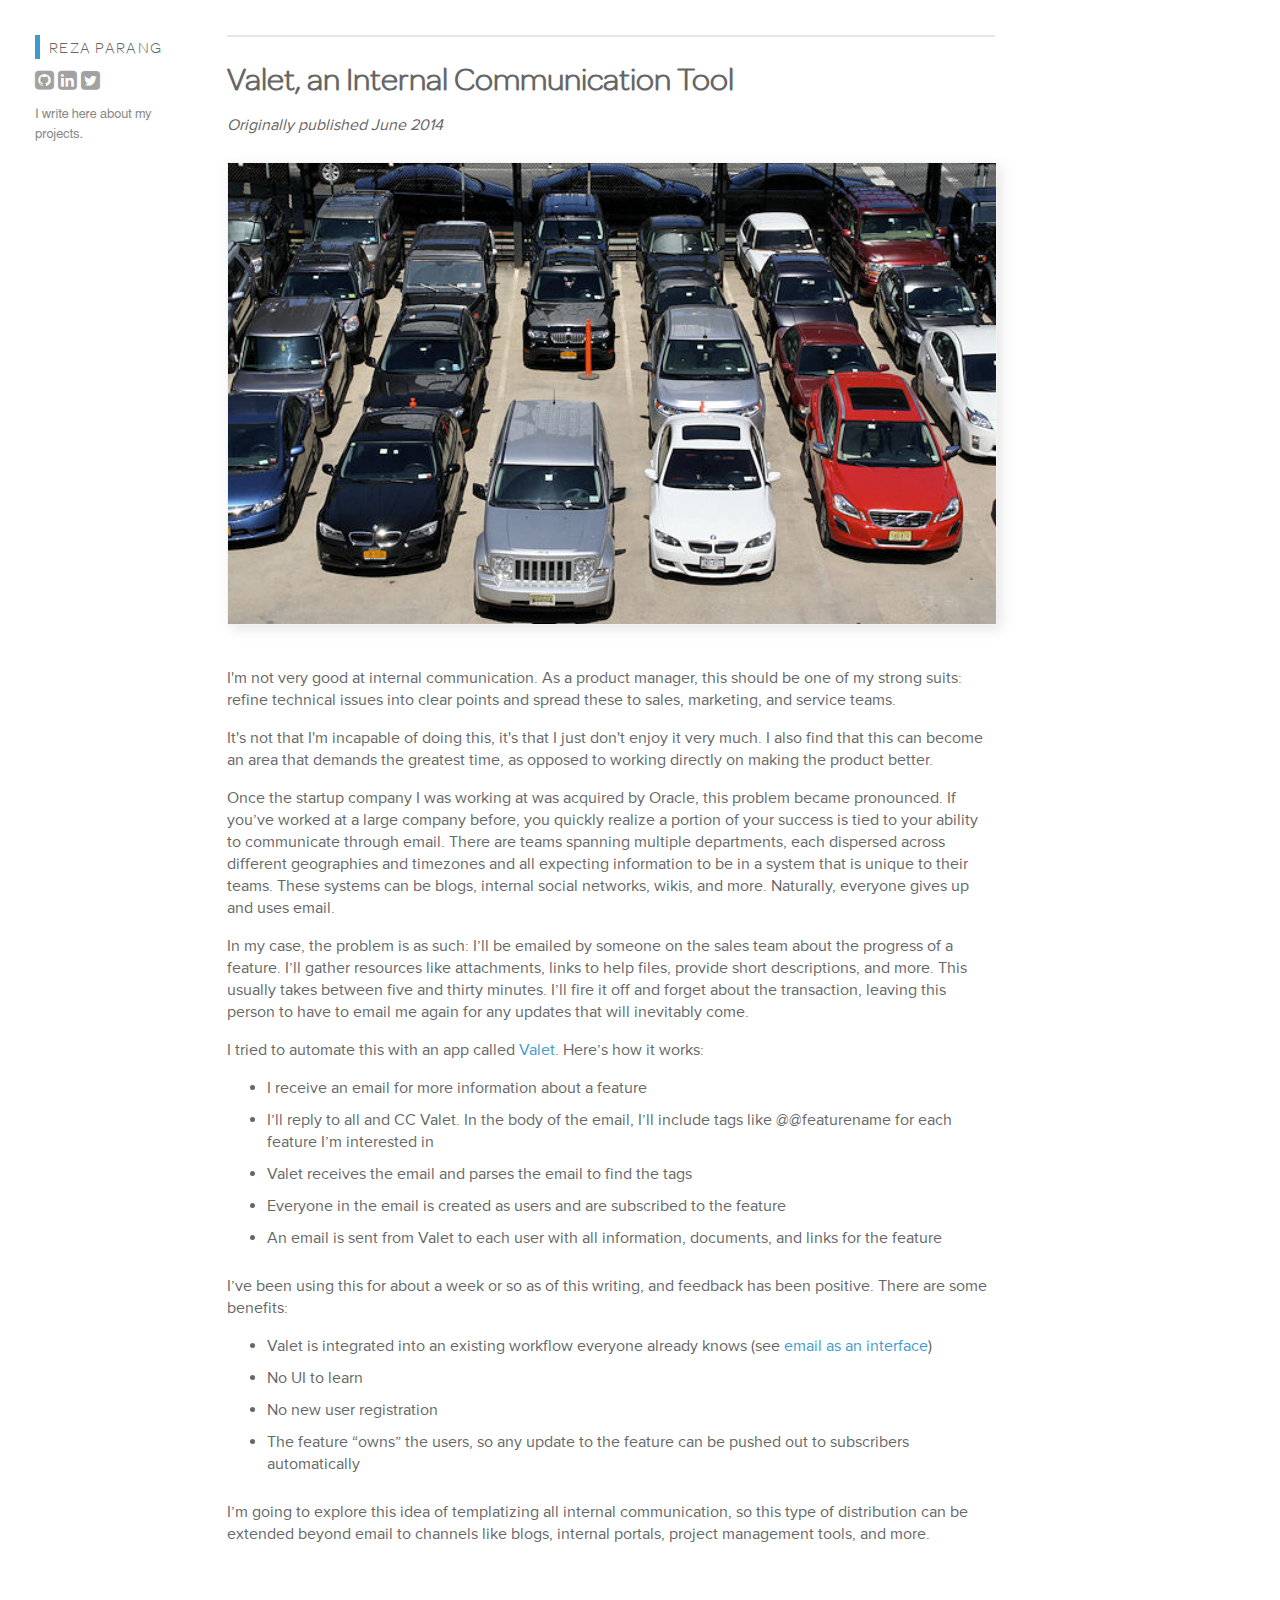
<file: valet.html>
<!DOCTYPE html>
<html lang="en">
<head>
  <meta charset="UTF-8">
  <title>Reza Parang - Valet, an Internal Communication Tool</title>
  <link rel="stylesheet" href="./theme/css/application.css">
  <link rel="stylesheet" href="./theme/css/pure.css">
  <link rel="stylesheet" href="./theme/css/grids.css">
  <link rel="stylesheet" href="./theme/css/font-awesome.css">
</head>

<!-- Google tag (gtag.js) -->
<script async src="https://www.googletagmanager.com/gtag/js?id=G-F9Q82MH7HE"></script>
<script>
  window.dataLayer = window.dataLayer || [];
  function gtag(){dataLayer.push(arguments);}
  gtag('js', new Date());

  gtag('config', 'G-F9Q82MH7HE');
</script>

<body>
  <div id="layout" class="pure-g">
    <div class="sidebar pure-u-1 pure-u-md-1-5">
      <div class="sidebar-wrapper">
        <a class="logo" href=".">Reza Parang</a>
        <div class="icons">
          <a href="https://github.com/rparang" target="_blank"><span class="fa fa-github-square"></span></a>
          <a href="http://www.linkedin.com/in/rezaparang" target="_blank"><span class="fa fa-linkedin-square"></span></a>
          <a href="https://twitter.com/RezaParang" target="_blank"><span class="fa fa-twitter-square"></span></a>
        </div>
        <p class="bio">I write here about my projects.</p>
      </div>
    </div>
    <div class="content pure-u-1 pure-u-md-4-5">
<article class="entry" data-tag="">
  <header>
    <h1>Valet, an Internal Communication Tool</h1>
  </header>
  <section>
    <p><em>Originally published June 2014</em></p>
<p><img alt="Valet, an internal communication tool" src="./images/valet.png"></p>
<p>I'm not very good at internal communication. As a product manager, this should be one of my strong suits: refine technical issues into clear points and spread these to sales, marketing, and service teams.  </p>
<p>It's not that I'm incapable of doing this, it's that I just don't enjoy it very much. I also find that this can become an area that demands the greatest time, as opposed to working directly on making the product better.  </p>
<p>Once the startup company I was working at was acquired by Oracle, this problem became pronounced. If you’ve worked at a large company before, you quickly realize a portion of your success is tied to your ability to communicate through email. There are teams spanning multiple departments, each dispersed across different geographies and timezones and all expecting information to be in a system that is unique to their teams. These systems can be blogs, internal social networks, wikis, and more. Naturally, everyone gives up and uses email.  </p>
<p>In my case, the problem is as such: I’ll be emailed by someone on the sales team about the progress of a feature. I’ll gather resources like attachments, links to help files, provide short descriptions, and more. This usually takes between five and thirty minutes. I’ll fire it off and forget about the transaction, leaving this person to have to email me again for any updates that will inevitably come.  </p>
<p>I tried to automate this with an app called <a href="https://github.com/rparang/valet">Valet</a>. Here’s how it works:  </p>
<ul>
<li>I receive an email for more information about a feature  </li>
<li>I’ll reply to all and CC Valet. In the body of the email, I’ll include tags like @@featurename for each feature I’m interested in  </li>
<li>Valet receives the email and parses the email to find the tags  </li>
<li>Everyone in the email is created as users and are subscribed to the feature  </li>
<li>An email is sent from Valet to each user with all information, documents, and links for the feature  </li>
</ul>
<p>I’ve been using this for about a week or so as of this writing, and feedback has been positive. There are some benefits:  </p>
<ul>
<li>Valet is integrated into an existing workflow everyone already knows (see <a href="https://www.mdswanson.com/blog/2013/07/21/email-as-the-interface.html">email as an interface</a>)  </li>
<li>No UI to learn  </li>
<li>No new user registration  </li>
<li>The feature “owns” the users, so any update to the feature can be pushed out to subscribers automatically  </li>
</ul>
<p>I’m going to explore this idea of templatizing all internal communication, so this type of distribution can be extended beyond email to channels like blogs, internal portals, project management tools, and more.  </p>
  </section>
</article>
    </div>
  </div>
</body>
</html>
</file>
<file: theme/css/application.css>
highlight {
    margin-top: 30px;
    margin-bottom: 30px;
}

/* Keywords like 'function', 'return' */
code .kd, code .k {
  color: #268BD2;
}

/* Function names (identifiers) */
/*code .nx {
  color: #268BD2;
}*/

code .mb {
  color: #A57800;
}

code .w {
  white-space: pre;
}

code .c1 {
  color: #93A1A1;    
}


/* Numbers */
code .mf, code .mi, code .mo {
  color: #D33682;
}

/* Punctuation like (), {} */
code .p {
  color: inherit;
}

/* Strings */
code .s, code .s1, code .s2 {
  color: #2AA198;
}

/* Comments */
code .c {
  color: #93A1A1;
  font-style: italic;
}

/* Errors */
code .err {
  color: #D30102;
  font-weight: bold;
}

@font-face {
    font-family: "omnes-pro";
    src: url([data-uri]);
    font-style: normal;
    font-weight: 200;
}

@font-face {
    font-family: "omnes-pro";
    src: url([data-uri]);
    font-style: normal;
    font-weight: 300;
}

@font-face {
    font-family: "proxima-nova";
    src: url([data-uri]);
    font-style: normal;
    font-weight: 100;
}

@font-face {
    font-family: "proxima-nova";
    src: url([data-uri]);
    font-style: normal;
    font-weight: 400;
}

@font-face {
    font-family: "proxima-nova";
    src: url([data-uri]);
    font-style: normal;
    font-weight: 700;
}

body {
    color: #666666;
}


h1, h2 {
    margin-top: 20px;
    margin-bottom: 10px !important;
}


h1 {
    font-family: "omnes-pro", sans-serif;
    font-size: 2em;
    line-height: 40px;
/*    margin: .50em 0 !important;*/
}

a {
    text-decoration: none;
    color: #3d9ad1;
}

a:hover {
    color: #0f6fa8;
}

img {
    width: 100%;
    margin: 10px 0 20px 0;
}

i {
    margin: 2em 0 1em 0;
    font-weight: 300;
    color: #888;
    font-size: 14px;
}

blockquote {
    font-family: "Georgia", serif;
    color: #666;
    line-height: 1.4;
    border-left: 5px solid #ddd;
    padding-left: 1.5em;
    font-size: 14px;
}

code {
    font-size: 12px !important;
}

pre {
    padding: 10px;
    font-size: 12px;
    line-height: 14px;
}

code, pre {
    background-color: #FDF6E3;
}

img {
    border: 1px red;
}

li {
    padding-bottom: 10px;
}

#layout {
    margin: 35px;
}

.sidebar-wrapper {
    margin-right: 25px;
}

.content {
    border-top: 2px solid #e6e6e6;
}

.bio {
    font-size: 13px;
    line-height: 20px;
    color: #888888;
}

.logo {
    color: #666666;
    font-family: "omnes-pro", sans-serif;
    font-weight: 400;
    letter-spacing: 0.08em;
    text-transform: uppercase;
    border-left: 5px solid #3d9ad1;
    padding-left: 9px;
    font-size: 16px;
    display: inline-block;
    margin-bottom: 10px !important;
}

.logo:hover {
    border-left: 5px solid #0f6fa8;
}

.icons span {
    color: #a2a2a2;
    font-size: 22px;
}

.icons span:hover {
    color: #777777;
}

.entry {
    line-height: 22px;
    font-family: "proxima-nova", sans-serif;
    margin: 0 0 40px 0;
    border-bottom: 1px dotted #ccc;
    padding-bottom: 40px;
}

.footer {
    float: left;
    width: 100%;
    text-align: center;
    font-size: 11px;
    font-style: italic;
    color: #cccccc;
    margin-top: 30px;
}

.footer a {
    color: #cccccc;
}

@media screen and (max-width: 600px) {
    #layout {
        margin: 15px;
    }

    blockquote {
        margin: 1em 10px !important;
    }
}

@media screen and (min-width: 960px) {
    #layout {
        width: 960px;
    }
}
</file>
<file: theme/css/grids.css>
/*!
Pure v0.5.0
Copyright 2014 Yahoo! Inc. All rights reserved.
Licensed under the BSD License.
https://github.com/yui/pure/blob/master/LICENSE.md
*/
@media screen and (min-width: 35.5em) {
    .pure-u-sm-1, .pure-u-sm-1-1, .pure-u-sm-1-2, .pure-u-sm-1-3, .pure-u-sm-2-3, .pure-u-sm-1-4, .pure-u-sm-3-4, .pure-u-sm-1-5, .pure-u-sm-2-5, .pure-u-sm-3-5, .pure-u-sm-4-5, .pure-u-sm-5-5, .pure-u-sm-1-6, .pure-u-sm-5-6, .pure-u-sm-1-8, .pure-u-sm-3-8, .pure-u-sm-5-8, .pure-u-sm-7-8, .pure-u-sm-1-12, .pure-u-sm-5-12, .pure-u-sm-7-12, .pure-u-sm-11-12, .pure-u-sm-1-24, .pure-u-sm-2-24, .pure-u-sm-3-24, .pure-u-sm-4-24, .pure-u-sm-5-24, .pure-u-sm-6-24, .pure-u-sm-7-24, .pure-u-sm-8-24, .pure-u-sm-9-24, .pure-u-sm-10-24, .pure-u-sm-11-24, .pure-u-sm-12-24, .pure-u-sm-13-24, .pure-u-sm-14-24, .pure-u-sm-15-24, .pure-u-sm-16-24, .pure-u-sm-17-24, .pure-u-sm-18-24, .pure-u-sm-19-24, .pure-u-sm-20-24, .pure-u-sm-21-24, .pure-u-sm-22-24, .pure-u-sm-23-24, .pure-u-sm-24-24 {
        display: inline-block;
        * display:inline;
        zoom: 1;
        letter-spacing: normal;
        word-spacing: normal;
        vertical-align: top;
        text-rendering:auto
    }

    .pure-u-sm-1-24 {
        width: 4.1667%;
        * width:4.1357%
    }

    .pure-u-sm-1-12, .pure-u-sm-2-24 {
        width: 8.3333%;
        * width:8.3023%
    }

    .pure-u-sm-1-8, .pure-u-sm-3-24 {
        width: 12.5%;
        * width:12.469%
    }

    .pure-u-sm-1-6, .pure-u-sm-4-24 {
        width: 16.6667%;
        * width:16.6357%
    }

    .pure-u-sm-1-5 {
        width: 20%;
        * width:19.969%
    }

    .pure-u-sm-5-24 {
        width: 20.8333%;
        * width:20.8023%
    }

    .pure-u-sm-1-4, .pure-u-sm-6-24 {
        width: 25%;
        * width:24.969%
    }

    .pure-u-sm-7-24 {
        width: 29.1667%;
        * width:29.1357%
    }

    .pure-u-sm-1-3, .pure-u-sm-8-24 {
        width: 33.3333%;
        * width:33.3023%
    }

    .pure-u-sm-3-8, .pure-u-sm-9-24 {
        width: 37.5%;
        * width:37.469%
    }

    .pure-u-sm-2-5 {
        width: 40%;
        * width:39.969%
    }

    .pure-u-sm-5-12, .pure-u-sm-10-24 {
        width: 41.6667%;
        * width:41.6357%
    }

    .pure-u-sm-11-24 {
        width: 45.8333%;
        * width:45.8023%
    }

    .pure-u-sm-1-2, .pure-u-sm-12-24 {
        width: 50%;
        * width:49.969%
    }

    .pure-u-sm-13-24 {
        width: 54.1667%;
        * width:54.1357%
    }

    .pure-u-sm-7-12, .pure-u-sm-14-24 {
        width: 58.3333%;
        * width:58.3023%
    }

    .pure-u-sm-3-5 {
        width: 60%;
        * width:59.969%
    }

    .pure-u-sm-5-8, .pure-u-sm-15-24 {
        width: 62.5%;
        * width:62.469%
    }

    .pure-u-sm-2-3, .pure-u-sm-16-24 {
        width: 66.6667%;
        * width:66.6357%
    }

    .pure-u-sm-17-24 {
        width: 70.8333%;
        * width:70.8023%
    }

    .pure-u-sm-3-4, .pure-u-sm-18-24 {
        width: 75%;
        * width:74.969%
    }

    .pure-u-sm-19-24 {
        width: 79.1667%;
        * width:79.1357%
    }

    .pure-u-sm-4-5 {
        width: 80%;
        * width:79.969%
    }

    .pure-u-sm-5-6, .pure-u-sm-20-24 {
        width: 83.3333%;
        * width:83.3023%
    }

    .pure-u-sm-7-8, .pure-u-sm-21-24 {
        width: 87.5%;
        * width:87.469%
    }

    .pure-u-sm-11-12, .pure-u-sm-22-24 {
        width: 91.6667%;
        * width:91.6357%
    }

    .pure-u-sm-23-24 {
        width: 95.8333%;
        * width:95.8023%
    }

    .pure-u-sm-1, .pure-u-sm-1-1, .pure-u-sm-5-5, .pure-u-sm-24-24 {
        width:100%
    }
}

@media screen and (min-width: 48em) {
    .pure-u-md-1, .pure-u-md-1-1, .pure-u-md-1-2, .pure-u-md-1-3, .pure-u-md-2-3, .pure-u-md-1-4, .pure-u-md-3-4, .pure-u-md-1-5, .pure-u-md-2-5, .pure-u-md-3-5, .pure-u-md-4-5, .pure-u-md-5-5, .pure-u-md-1-6, .pure-u-md-5-6, .pure-u-md-1-8, .pure-u-md-3-8, .pure-u-md-5-8, .pure-u-md-7-8, .pure-u-md-1-12, .pure-u-md-5-12, .pure-u-md-7-12, .pure-u-md-11-12, .pure-u-md-1-24, .pure-u-md-2-24, .pure-u-md-3-24, .pure-u-md-4-24, .pure-u-md-5-24, .pure-u-md-6-24, .pure-u-md-7-24, .pure-u-md-8-24, .pure-u-md-9-24, .pure-u-md-10-24, .pure-u-md-11-24, .pure-u-md-12-24, .pure-u-md-13-24, .pure-u-md-14-24, .pure-u-md-15-24, .pure-u-md-16-24, .pure-u-md-17-24, .pure-u-md-18-24, .pure-u-md-19-24, .pure-u-md-20-24, .pure-u-md-21-24, .pure-u-md-22-24, .pure-u-md-23-24, .pure-u-md-24-24 {
        display: inline-block;
        * display:inline;
        zoom: 1;
        letter-spacing: normal;
        word-spacing: normal;
        vertical-align: top;
        text-rendering:auto
    }

    .pure-u-md-1-24 {
        width: 4.1667%;
        * width:4.1357%
    }

    .pure-u-md-1-12, .pure-u-md-2-24 {
        width: 8.3333%;
        * width:8.3023%
    }

    .pure-u-md-1-8, .pure-u-md-3-24 {
        width: 12.5%;
        * width:12.469%
    }

    .pure-u-md-1-6, .pure-u-md-4-24 {
        width: 16.6667%;
        * width:16.6357%
    }

    .pure-u-md-1-5 {
        width: 20%;
        * width:19.969%
    }

    .pure-u-md-5-24 {
        width: 20.8333%;
        * width:20.8023%
    }

    .pure-u-md-1-4, .pure-u-md-6-24 {
        width: 25%;
        * width:24.969%
    }

    .pure-u-md-7-24 {
        width: 29.1667%;
        * width:29.1357%
    }

    .pure-u-md-1-3, .pure-u-md-8-24 {
        width: 33.3333%;
        * width:33.3023%
    }

    .pure-u-md-3-8, .pure-u-md-9-24 {
        width: 37.5%;
        * width:37.469%
    }

    .pure-u-md-2-5 {
        width: 40%;
        * width:39.969%
    }

    .pure-u-md-5-12, .pure-u-md-10-24 {
        width: 41.6667%;
        * width:41.6357%
    }

    .pure-u-md-11-24 {
        width: 45.8333%;
        * width:45.8023%
    }

    .pure-u-md-1-2, .pure-u-md-12-24 {
        width: 50%;
        * width:49.969%
    }

    .pure-u-md-13-24 {
        width: 54.1667%;
        * width:54.1357%
    }

    .pure-u-md-7-12, .pure-u-md-14-24 {
        width: 58.3333%;
        * width:58.3023%
    }

    .pure-u-md-3-5 {
        width: 60%;
        * width:59.969%
    }

    .pure-u-md-5-8, .pure-u-md-15-24 {
        width: 62.5%;
        * width:62.469%
    }

    .pure-u-md-2-3, .pure-u-md-16-24 {
        width: 66.6667%;
        * width:66.6357%
    }

    .pure-u-md-17-24 {
        width: 70.8333%;
        * width:70.8023%
    }

    .pure-u-md-3-4, .pure-u-md-18-24 {
        width: 75%;
        * width:74.969%
    }

    .pure-u-md-19-24 {
        width: 79.1667%;
        * width:79.1357%
    }

    .pure-u-md-4-5 {
        width: 80%;
        * width:79.969%
    }

    .pure-u-md-5-6, .pure-u-md-20-24 {
        width: 83.3333%;
        * width:83.3023%
    }

    .pure-u-md-7-8, .pure-u-md-21-24 {
        width: 87.5%;
        * width:87.469%
    }

    .pure-u-md-11-12, .pure-u-md-22-24 {
        width: 91.6667%;
        * width:91.6357%
    }

    .pure-u-md-23-24 {
        width: 95.8333%;
        * width:95.8023%
    }

    .pure-u-md-1, .pure-u-md-1-1, .pure-u-md-5-5, .pure-u-md-24-24 {
        width:100%
    }
}

@media screen and (min-width: 64em) {
    .pure-u-lg-1, .pure-u-lg-1-1, .pure-u-lg-1-2, .pure-u-lg-1-3, .pure-u-lg-2-3, .pure-u-lg-1-4, .pure-u-lg-3-4, .pure-u-lg-1-5, .pure-u-lg-2-5, .pure-u-lg-3-5, .pure-u-lg-4-5, .pure-u-lg-5-5, .pure-u-lg-1-6, .pure-u-lg-5-6, .pure-u-lg-1-8, .pure-u-lg-3-8, .pure-u-lg-5-8, .pure-u-lg-7-8, .pure-u-lg-1-12, .pure-u-lg-5-12, .pure-u-lg-7-12, .pure-u-lg-11-12, .pure-u-lg-1-24, .pure-u-lg-2-24, .pure-u-lg-3-24, .pure-u-lg-4-24, .pure-u-lg-5-24, .pure-u-lg-6-24, .pure-u-lg-7-24, .pure-u-lg-8-24, .pure-u-lg-9-24, .pure-u-lg-10-24, .pure-u-lg-11-24, .pure-u-lg-12-24, .pure-u-lg-13-24, .pure-u-lg-14-24, .pure-u-lg-15-24, .pure-u-lg-16-24, .pure-u-lg-17-24, .pure-u-lg-18-24, .pure-u-lg-19-24, .pure-u-lg-20-24, .pure-u-lg-21-24, .pure-u-lg-22-24, .pure-u-lg-23-24, .pure-u-lg-24-24 {
        display: inline-block;
        * display:inline;
        zoom: 1;
        letter-spacing: normal;
        word-spacing: normal;
        vertical-align: top;
        text-rendering:auto
    }

    .pure-u-lg-1-24 {
        width: 4.1667%;
        * width:4.1357%
    }

    .pure-u-lg-1-12, .pure-u-lg-2-24 {
        width: 8.3333%;
        * width:8.3023%
    }

    .pure-u-lg-1-8, .pure-u-lg-3-24 {
        width: 12.5%;
        * width:12.469%
    }

    .pure-u-lg-1-6, .pure-u-lg-4-24 {
        width: 16.6667%;
        * width:16.6357%
    }

    .pure-u-lg-1-5 {
        width: 20%;
        * width:19.969%
    }

    .pure-u-lg-5-24 {
        width: 20.8333%;
        * width:20.8023%
    }

    .pure-u-lg-1-4, .pure-u-lg-6-24 {
        width: 25%;
        * width:24.969%
    }

    .pure-u-lg-7-24 {
        width: 29.1667%;
        * width:29.1357%
    }

    .pure-u-lg-1-3, .pure-u-lg-8-24 {
        width: 33.3333%;
        * width:33.3023%
    }

    .pure-u-lg-3-8, .pure-u-lg-9-24 {
        width: 37.5%;
        * width:37.469%
    }

    .pure-u-lg-2-5 {
        width: 40%;
        * width:39.969%
    }

    .pure-u-lg-5-12, .pure-u-lg-10-24 {
        width: 41.6667%;
        * width:41.6357%
    }

    .pure-u-lg-11-24 {
        width: 45.8333%;
        * width:45.8023%
    }

    .pure-u-lg-1-2, .pure-u-lg-12-24 {
        width: 50%;
        * width:49.969%
    }

    .pure-u-lg-13-24 {
        width: 54.1667%;
        * width:54.1357%
    }

    .pure-u-lg-7-12, .pure-u-lg-14-24 {
        width: 58.3333%;
        * width:58.3023%
    }

    .pure-u-lg-3-5 {
        width: 60%;
        * width:59.969%
    }

    .pure-u-lg-5-8, .pure-u-lg-15-24 {
        width: 62.5%;
        * width:62.469%
    }

    .pure-u-lg-2-3, .pure-u-lg-16-24 {
        width: 66.6667%;
        * width:66.6357%
    }

    .pure-u-lg-17-24 {
        width: 70.8333%;
        * width:70.8023%
    }

    .pure-u-lg-3-4, .pure-u-lg-18-24 {
        width: 75%;
        * width:74.969%
    }

    .pure-u-lg-19-24 {
        width: 79.1667%;
        * width:79.1357%
    }

    .pure-u-lg-4-5 {
        width: 80%;
        * width:79.969%
    }

    .pure-u-lg-5-6, .pure-u-lg-20-24 {
        width: 83.3333%;
        * width:83.3023%
    }

    .pure-u-lg-7-8, .pure-u-lg-21-24 {
        width: 87.5%;
        * width:87.469%
    }

    .pure-u-lg-11-12, .pure-u-lg-22-24 {
        width: 91.6667%;
        * width:91.6357%
    }

    .pure-u-lg-23-24 {
        width: 95.8333%;
        * width:95.8023%
    }

    .pure-u-lg-1, .pure-u-lg-1-1, .pure-u-lg-5-5, .pure-u-lg-24-24 {
        width:100%
    }
}

@media screen and (min-width: 80em) {
    .pure-u-xl-1, .pure-u-xl-1-1, .pure-u-xl-1-2, .pure-u-xl-1-3, .pure-u-xl-2-3, .pure-u-xl-1-4, .pure-u-xl-3-4, .pure-u-xl-1-5, .pure-u-xl-2-5, .pure-u-xl-3-5, .pure-u-xl-4-5, .pure-u-xl-5-5, .pure-u-xl-1-6, .pure-u-xl-5-6, .pure-u-xl-1-8, .pure-u-xl-3-8, .pure-u-xl-5-8, .pure-u-xl-7-8, .pure-u-xl-1-12, .pure-u-xl-5-12, .pure-u-xl-7-12, .pure-u-xl-11-12, .pure-u-xl-1-24, .pure-u-xl-2-24, .pure-u-xl-3-24, .pure-u-xl-4-24, .pure-u-xl-5-24, .pure-u-xl-6-24, .pure-u-xl-7-24, .pure-u-xl-8-24, .pure-u-xl-9-24, .pure-u-xl-10-24, .pure-u-xl-11-24, .pure-u-xl-12-24, .pure-u-xl-13-24, .pure-u-xl-14-24, .pure-u-xl-15-24, .pure-u-xl-16-24, .pure-u-xl-17-24, .pure-u-xl-18-24, .pure-u-xl-19-24, .pure-u-xl-20-24, .pure-u-xl-21-24, .pure-u-xl-22-24, .pure-u-xl-23-24, .pure-u-xl-24-24 {
        display: inline-block;
        * display:inline;
        zoom: 1;
        letter-spacing: normal;
        word-spacing: normal;
        vertical-align: top;
        text-rendering:auto
    }

    .pure-u-xl-1-24 {
        width: 4.1667%;
        * width:4.1357%
    }

    .pure-u-xl-1-12, .pure-u-xl-2-24 {
        width: 8.3333%;
        * width:8.3023%
    }

    .pure-u-xl-1-8, .pure-u-xl-3-24 {
        width: 12.5%;
        * width:12.469%
    }

    .pure-u-xl-1-6, .pure-u-xl-4-24 {
        width: 16.6667%;
        * width:16.6357%
    }

    .pure-u-xl-1-5 {
        width: 20%;
        * width:19.969%
    }

    .pure-u-xl-5-24 {
        width: 20.8333%;
        * width:20.8023%
    }

    .pure-u-xl-1-4, .pure-u-xl-6-24 {
        width: 25%;
        * width:24.969%
    }

    .pure-u-xl-7-24 {
        width: 29.1667%;
        * width:29.1357%
    }

    .pure-u-xl-1-3, .pure-u-xl-8-24 {
        width: 33.3333%;
        * width:33.3023%
    }

    .pure-u-xl-3-8, .pure-u-xl-9-24 {
        width: 37.5%;
        * width:37.469%
    }

    .pure-u-xl-2-5 {
        width: 40%;
        * width:39.969%
    }

    .pure-u-xl-5-12, .pure-u-xl-10-24 {
        width: 41.6667%;
        * width:41.6357%
    }

    .pure-u-xl-11-24 {
        width: 45.8333%;
        * width:45.8023%
    }

    .pure-u-xl-1-2, .pure-u-xl-12-24 {
        width: 50%;
        * width:49.969%
    }

    .pure-u-xl-13-24 {
        width: 54.1667%;
        * width:54.1357%
    }

    .pure-u-xl-7-12, .pure-u-xl-14-24 {
        width: 58.3333%;
        * width:58.3023%
    }

    .pure-u-xl-3-5 {
        width: 60%;
        * width:59.969%
    }

    .pure-u-xl-5-8, .pure-u-xl-15-24 {
        width: 62.5%;
        * width:62.469%
    }

    .pure-u-xl-2-3, .pure-u-xl-16-24 {
        width: 66.6667%;
        * width:66.6357%
    }

    .pure-u-xl-17-24 {
        width: 70.8333%;
        * width:70.8023%
    }

    .pure-u-xl-3-4, .pure-u-xl-18-24 {
        width: 75%;
        * width:74.969%
    }

    .pure-u-xl-19-24 {
        width: 79.1667%;
        * width:79.1357%
    }

    .pure-u-xl-4-5 {
        width: 80%;
        * width:79.969%
    }

    .pure-u-xl-5-6, .pure-u-xl-20-24 {
        width: 83.3333%;
        * width:83.3023%
    }

    .pure-u-xl-7-8, .pure-u-xl-21-24 {
        width: 87.5%;
        * width:87.469%
    }

    .pure-u-xl-11-12, .pure-u-xl-22-24 {
        width: 91.6667%;
        * width:91.6357%
    }

    .pure-u-xl-23-24 {
        width: 95.8333%;
        * width:95.8023%
    }

    .pure-u-xl-1, .pure-u-xl-1-1, .pure-u-xl-5-5, .pure-u-xl-24-24 {
        width: 100%
    }
}
/*
     FILE ARCHIVED ON 00:56:09 Oct 31, 2016 AND RETRIEVED FROM THE
     INTERNET ARCHIVE ON 20:57:57 Jul 31, 2025.
     JAVASCRIPT APPENDED BY WAYBACK MACHINE, COPYRIGHT INTERNET ARCHIVE.

     ALL OTHER CONTENT MAY ALSO BE PROTECTED BY COPYRIGHT (17 U.S.C.
     SECTION 108(a)(3)).
*/
/*
playback timings (ms):
  captures_list: 0.61
  exclusion.robots: 0.021
  exclusion.robots.policy: 0.012
  esindex: 0.03
  cdx.remote: 119.1
  LoadShardBlock: 176.845 (3)
  PetaboxLoader3.datanode: 188.785 (4)
  load_resource: 198.078
  PetaboxLoader3.resolve: 147.866
*/
</file>
<file: theme/css/pure.css>
/*!
Pure v0.5.0
Copyright 2014 Yahoo! Inc. All rights reserved.
Licensed under the BSD License.
https://github.com/yui/pure/blob/master/LICENSE.md
*/
/*!
normalize.css v1.1.3 | MIT License | git.io/normalize
Copyright (c) Nicolas Gallagher and Jonathan Neal
*/
/*! normalize.css v1.1.3 | MIT License | git.io/normalize */
article, aside, details, figcaption, figure, footer, header, hgroup, main, nav, section, summary {
    display:block
}

audio, canvas, video {
    display: inline-block;
    * display:inline;
    * zoom:1
}

audio:not([controls]) {
    display: none;
    height:0
}

[hidden] {
    display:none
}

html {
    font-size: 100%;
    -ms-text-size-adjust: 100%;
    -webkit-text-size-adjust:100%
}

html, button, input, select, textarea {
    font-family:sans-serif
}

body {
    margin:0
}

a:focus {
    outline:thin dotted
}

a:active, a:hover {
    outline:0
}

h1 {
    font-size: 2em;
    margin:.67em 0
}

h2 {
    font-size: 1.5em;
    margin:.83em 0
}

h3 {
    font-size: 1.17em;
    margin:1em 0
}

h4 {
    font-size: 1em;
    margin:1.33em 0
}

h5 {
    font-size: .83em;
    margin:1.67em 0
}

h6 {
    font-size: .67em;
    margin:2.33em 0
}

abbr[title] {
    border-bottom:1px dotted
}

b, strong {
    font-weight:700
}

blockquote {
    margin:1em 40px
}

dfn {
    font-style:italic
}

hr {
    -moz-box-sizing: content-box;
    box-sizing: content-box;
    height:0
}

mark {
    background: #ff0;
    color:#000
}

p, pre {
    margin:1em 0
}

code, kbd, pre, samp {
    font-family: monospace, serif;
    _font-family: 'courier new', monospace;
    font-size:1em
}

pre {
    white-space: pre;
    white-space: pre-wrap;
    word-wrap:break-word
}

q {
    quotes:none
}

q:before, q:after {
    content: '';
    content:none
}

small {
    font-size:80%
}

sub, sup {
    font-size: 75%;
    line-height: 0;
    position: relative;
    vertical-align:baseline
}

sup {
    top:-.5em
}

sub {
    bottom:-.25em
}

dl, menu, ol, ul {
    margin:1em 0
}

dd {
    margin:0 0 0 40px
}

menu, ol, ul {
    padding:0 0 0 40px
}

nav ul, nav ol {
    list-style: none;
    list-style-image:none
}

img {
    box-shadow: 4px 4px 12px rgb(193 190 190 / 40%);
    border: 1px solid #f3f3f3;
}

svg:not(:root) {
    overflow:hidden
}

figure {
    margin:0
}

form {
    margin:0
}

fieldset {
    border: 1px solid silver;
    margin: 0 2px;
    padding:.35em .625em .75em
}

legend {
    border: 0;
    padding: 0;
    white-space: normal;
    * margin-left:-7px
}

button, input, select, textarea {
    font-size: 100%;
    margin: 0;
    vertical-align: baseline;
    * vertical-align:middle
}

button, input {
    line-height:normal
}

button, select {
    text-transform:none
}

button, html input[type=button], input[type=reset], input[type=submit] {
    -webkit-appearance: button;
    cursor: pointer;
    * overflow:visible
}

button[disabled], html input[disabled] {
    cursor:default
}

input[type=checkbox], input[type=radio] {
    box-sizing: border-box;
    padding: 0;
    * height:13px;
    * width:13px
}

input[type=search] {
    -webkit-appearance: textfield;
    -moz-box-sizing: content-box;
    -webkit-box-sizing: content-box;
    box-sizing:content-box
}

input[type=search]::-webkit-search-cancel-button, input[type=search]::-webkit-search-decoration {
    -webkit-appearance:none
}

button::-moz-focus-inner, input::-moz-focus-inner {
    border: 0;
    padding:0
}

textarea {
    overflow: auto;
    vertical-align:top
}

table {
    border-collapse: collapse;
    border-spacing:0
}

[hidden] {
    display:none !important
}

.pure-img {
    max-width: 100%;
    height: auto;
    display:block
}

.pure-g {
    letter-spacing: -.31em;
    * letter-spacing:normal;
    * word-spacing:-.43em;
    text-rendering: optimizespeed;
    font-family: FreeSans, Arimo, "Droid Sans", Helvetica, Arial, sans-serif;
    display: -webkit-flex;
    -webkit-flex-flow: row wrap;
    display: -ms-flexbox;
    -ms-flex-flow:row wrap
}

.opera-only :-o-prefocus, .pure-g {
    word-spacing:-.43em
}

.pure-u {
    display: inline-block;
    * display:inline;
    zoom: 1;
    letter-spacing: normal;
    word-spacing: normal;
    vertical-align: top;
    text-rendering: auto
}

.pure-g [class * ="pure-u"] {
    font-family:sans-serif
}

.pure-u-1, .pure-u-1-1, .pure-u-1-2, .pure-u-1-3, .pure-u-2-3, .pure-u-1-4, .pure-u-3-4, .pure-u-1-5, .pure-u-2-5, .pure-u-3-5, .pure-u-4-5, .pure-u-5-5, .pure-u-1-6, .pure-u-5-6, .pure-u-1-8, .pure-u-3-8, .pure-u-5-8, .pure-u-7-8, .pure-u-1-12, .pure-u-5-12, .pure-u-7-12, .pure-u-11-12, .pure-u-1-24, .pure-u-2-24, .pure-u-3-24, .pure-u-4-24, .pure-u-5-24, .pure-u-6-24, .pure-u-7-24, .pure-u-8-24, .pure-u-9-24, .pure-u-10-24, .pure-u-11-24, .pure-u-12-24, .pure-u-13-24, .pure-u-14-24, .pure-u-15-24, .pure-u-16-24, .pure-u-17-24, .pure-u-18-24, .pure-u-19-24, .pure-u-20-24, .pure-u-21-24, .pure-u-22-24, .pure-u-23-24, .pure-u-24-24 {
    display: inline-block;
    * display:inline;
    zoom: 1;
    letter-spacing: normal;
    word-spacing: normal;
    vertical-align: top;
    text-rendering:auto
}

.pure-u-1-24 {
    width: 4.1667%;
    * width:4.1357%
}

.pure-u-1-12, .pure-u-2-24 {
    width: 8.3333%;
    * width:8.3023%
}

.pure-u-1-8, .pure-u-3-24 {
    width: 12.5%;
    * width:12.469%
}

.pure-u-1-6, .pure-u-4-24 {
    width: 16.6667%;
    * width:16.6357%
}

.pure-u-1-5 {
    width: 20%;
    * width:19.969%
}

.pure-u-5-24 {
    width: 20.8333%;
    * width:20.8023%
}

.pure-u-1-4, .pure-u-6-24 {
    width: 25%;
    * width:24.969%
}

.pure-u-7-24 {
    width: 29.1667%;
    * width:29.1357%
}

.pure-u-1-3, .pure-u-8-24 {
    width: 33.3333%;
    * width:33.3023%
}

.pure-u-3-8, .pure-u-9-24 {
    width: 37.5%;
    * width:37.469%
}

.pure-u-2-5 {
    width: 40%;
    * width:39.969%
}

.pure-u-5-12, .pure-u-10-24 {
    width: 41.6667%;
    * width:41.6357%
}

.pure-u-11-24 {
    width: 45.8333%;
    * width:45.8023%
}

.pure-u-1-2, .pure-u-12-24 {
    width: 50%;
    * width:49.969%
}

.pure-u-13-24 {
    width: 54.1667%;
    * width:54.1357%
}

.pure-u-7-12, .pure-u-14-24 {
    width: 58.3333%;
    * width:58.3023%
}

.pure-u-3-5 {
    width: 60%;
    * width:59.969%
}

.pure-u-5-8, .pure-u-15-24 {
    width: 62.5%;
    * width:62.469%
}

.pure-u-2-3, .pure-u-16-24 {
    width: 66.6667%;
    * width:66.6357%
}

.pure-u-17-24 {
    width: 70.8333%;
    * width:70.8023%
}

.pure-u-3-4, .pure-u-18-24 {
    width: 75%;
    * width:74.969%
}

.pure-u-19-24 {
    width: 79.1667%;
    * width:79.1357%
}

.pure-u-4-5 {
    width: 80%;
    * width:79.969%
}

.pure-u-5-6, .pure-u-20-24 {
    width: 83.3333%;
    * width:83.3023%
}

.pure-u-7-8, .pure-u-21-24 {
    width: 87.5%;
    * width:87.469%
}

.pure-u-11-12, .pure-u-22-24 {
    width: 91.6667%;
    * width:91.6357%
}

.pure-u-23-24 {
    width: 95.8333%;
    * width:95.8023%
}

.pure-u-1, .pure-u-1-1, .pure-u-5-5, .pure-u-24-24 {
    width:100%
}

.pure-button {
    display: inline-block;
    * display:inline;
    zoom: 1;
    line-height: normal;
    white-space: nowrap;
    vertical-align: baseline;
    text-align: center;
    cursor: pointer;
    -webkit-user-drag: none;
    -webkit-user-select: none;
    -moz-user-select: none;
    -ms-user-select: none;
    user-select:none
}

.pure-button::-moz-focus-inner {
    padding: 0;
    border:0
}

.pure-button {
    font-family: inherit;
    font-size: 100%;
    * font-size:90%;
    * overflow:visible;
    padding: .5em 1em;
    color: #444;
    color: rgba(0, 0, 0, .8);
    * color:#444;
    border: 1px solid #999;
    border: 0 rgba(0, 0, 0, 0);
    background-color: #E6E6E6;
    text-decoration: none;
    border-radius:2px
}

.pure-button-hover, .pure-button:hover, .pure-button:focus {
    filter: progid: DXImageTransform.Microsoft.gradient(startColorstr='#00000000', endColorstr='#1a000000', GradientType=0);
    background-image: -webkit-gradient(linear, 0 0, 0 100%, from(transparent), color-stop(40%, rgba(0, 0, 0, .05)), to(rgba(0, 0, 0, .1)));
    background-image: -webkit-linear-gradient(transparent, rgba(0, 0, 0, .05) 40%, rgba(0, 0, 0, .1));
    background-image: -moz-linear-gradient(top, rgba(0, 0, 0, .05) 0, rgba(0, 0, 0, .1));
    background-image: -o-linear-gradient(transparent, rgba(0, 0, 0, .05) 40%, rgba(0, 0, 0, .1));
    background-image:linear-gradient(transparent, rgba(0, 0, 0, .05) 40%, rgba(0, 0, 0, .1))
}

.pure-button:focus {
    outline:0
}

.pure-button-active, .pure-button:active {
    box-shadow:0 0 0 1px rgba(0, 0, 0, .15) inset, 0 0 6px rgba(0, 0, 0, .2) inset
}

.pure-button[disabled], .pure-button-disabled, .pure-button-disabled:hover, .pure-button-disabled:focus, .pure-button-disabled:active {
    border: 0;
    background-image: none;
    filter: progid: DXImageTransform.Microsoft.gradient(enabled=false);
    filter: alpha(opacity=40);
    -khtml-opacity: .4;
    -moz-opacity: .4;
    opacity: .4;
    cursor: not-allowed;
    box-shadow:none
}

.pure-button-hidden {
    display:none
}

.pure-button::-moz-focus-inner {
    padding: 0;
    border:0
}

.pure-button-primary, .pure-button-selected, a.pure-button-primary, a.pure-button-selected {
    background-color: #0078e7;
    color:#fff
}

.pure-form input[type=text], .pure-form input[type=password], .pure-form input[type=email], .pure-form input[type=url], .pure-form input[type=date], .pure-form input[type=month], .pure-form input[type=time], .pure-form input[type=datetime], .pure-form input[type=datetime-local], .pure-form input[type=week], .pure-form input[type=number], .pure-form input[type=search], .pure-form input[type=tel], .pure-form input[type=color], .pure-form select, .pure-form textarea {
    padding: .5em .6em;
    display: inline-block;
    border: 1px solid #ccc;
    box-shadow: inset 0 1px 3px #ddd;
    border-radius: 4px;
    -webkit-box-sizing: border-box;
    -moz-box-sizing: border-box;
    box-sizing:border-box
}

.pure-form input:not([type]) {
    padding: .5em .6em;
    display: inline-block;
    border: 1px solid #ccc;
    box-shadow: inset 0 1px 3px #ddd;
    border-radius: 4px;
    -webkit-box-sizing: border-box;
    -moz-box-sizing: border-box;
    box-sizing:border-box
}

.pure-form input[type=color] {
    padding:.2em .5em
}

.pure-form input[type=text]:focus, .pure-form input[type=password]:focus, .pure-form input[type=email]:focus, .pure-form input[type=url]:focus, .pure-form input[type=date]:focus, .pure-form input[type=month]:focus, .pure-form input[type=time]:focus, .pure-form input[type=datetime]:focus, .pure-form input[type=datetime-local]:focus, .pure-form input[type=week]:focus, .pure-form input[type=number]:focus, .pure-form input[type=search]:focus, .pure-form input[type=tel]:focus, .pure-form input[type=color]:focus, .pure-form select:focus, .pure-form textarea:focus {
    outline: 0;
    outline: thin dotted \9;
    border-color:#129FEA
}

.pure-form input:not([type]):focus {
    outline: 0;
    outline: thin dotted \9;
    border-color:#129FEA
}

.pure-form input[type=file]:focus, .pure-form input[type=radio]:focus, .pure-form input[type=checkbox]:focus {
    outline: thin dotted #333;
    outline:1px auto #129FEA
}

.pure-form .pure-checkbox, .pure-form .pure-radio {
    margin: .5em 0;
    display:block
}

.pure-form input[type=text][disabled], .pure-form input[type=password][disabled], .pure-form input[type=email][disabled], .pure-form input[type=url][disabled], .pure-form input[type=date][disabled], .pure-form input[type=month][disabled], .pure-form input[type=time][disabled], .pure-form input[type=datetime][disabled], .pure-form input[type=datetime-local][disabled], .pure-form input[type=week][disabled], .pure-form input[type=number][disabled], .pure-form input[type=search][disabled], .pure-form input[type=tel][disabled], .pure-form input[type=color][disabled], .pure-form select[disabled], .pure-form textarea[disabled] {
    cursor: not-allowed;
    background-color: #eaeded;
    color:#cad2d3
}

.pure-form input:not([type])[disabled] {
    cursor: not-allowed;
    background-color: #eaeded;
    color:#cad2d3
}

.pure-form input[readonly], .pure-form select[readonly], .pure-form textarea[readonly] {
    background: #eee;
    color: #777;
    border-color:#ccc
}

.pure-form input:focus:invalid, .pure-form textarea:focus:invalid, .pure-form select:focus:invalid {
    color: #b94a48;
    border-color:#ee5f5b
}

.pure-form input:focus:invalid:focus, .pure-form textarea:focus:invalid:focus, .pure-form select:focus:invalid:focus {
    border-color:#e9322d
}

.pure-form input[type=file]:focus:invalid:focus, .pure-form input[type=radio]:focus:invalid:focus, .pure-form input[type=checkbox]:focus:invalid:focus {
    outline-color:#e9322d
}

.pure-form select {
    border: 1px solid #ccc;
    background-color:#fff
}

.pure-form select[multiple] {
    height:auto
}

.pure-form label {
    margin:.5em 0 .2em
}

.pure-form fieldset {
    margin: 0;
    padding: .35em 0 .75em;
    border:0
}

.pure-form legend {
    display: block;
    width: 100%;
    padding: .3em 0;
    margin-bottom: .3em;
    color: #333;
    border-bottom:1px solid #e5e5e5
}

.pure-form-stacked input[type=text], .pure-form-stacked input[type=password], .pure-form-stacked input[type=email], .pure-form-stacked input[type=url], .pure-form-stacked input[type=date], .pure-form-stacked input[type=month], .pure-form-stacked input[type=time], .pure-form-stacked input[type=datetime], .pure-form-stacked input[type=datetime-local], .pure-form-stacked input[type=week], .pure-form-stacked input[type=number], .pure-form-stacked input[type=search], .pure-form-stacked input[type=tel], .pure-form-stacked input[type=color], .pure-form-stacked select, .pure-form-stacked label, .pure-form-stacked textarea {
    display: block;
    margin:.25em 0
}

.pure-form-stacked input:not([type]) {
    display: block;
    margin:.25em 0
}

.pure-form-aligned input, .pure-form-aligned textarea, .pure-form-aligned select, .pure-form-aligned .pure-help-inline, .pure-form-message-inline {
    display: inline-block;
    * display:inline;
    * zoom:1;
    vertical-align:middle
}

.pure-form-aligned textarea {
    vertical-align:top
}

.pure-form-aligned .pure-control-group {
    margin-bottom:.5em
}

.pure-form-aligned .pure-control-group label {
    text-align: right;
    display: inline-block;
    vertical-align: middle;
    width: 10em;
    margin:0 1em 0 0
}

.pure-form-aligned .pure-controls {
    margin:1.5em 0 0 10em
}

.pure-form input.pure-input-rounded, .pure-form .pure-input-rounded {
    border-radius: 2em;
    padding:.5em 1em
}

.pure-form .pure-group fieldset {
    margin-bottom:10px
}

.pure-form .pure-group input {
    display: block;
    padding: 10px;
    margin: 0;
    border-radius: 0;
    position: relative;
    top:-1px
}

.pure-form .pure-group input:focus {
    z-index:2
}

.pure-form .pure-group input:first-child {
    top: 1px;
    border-radius:4px 4px 0 0
}

.pure-form .pure-group input:last-child {
    top: -2px;
    border-radius:0 0 4px 4px
}

.pure-form .pure-group button {
    margin:.35em 0
}

.pure-form .pure-input-1 {
    width:100%
}

.pure-form .pure-input-2-3 {
    width:66%
}

.pure-form .pure-input-1-2 {
    width:50%
}

.pure-form .pure-input-1-3 {
    width:33%
}

.pure-form .pure-input-1-4 {
    width:25%
}

.pure-form .pure-help-inline, .pure-form-message-inline {
    display: inline-block;
    padding-left: .3em;
    color: #666;
    vertical-align: middle;
    font-size:.875em
}

.pure-form-message {
    display: block;
    color: #666;
    font-size:.875em
}

@media only screen and (max-width: 480px) {
    .pure-form button[type=submit] {
        margin:.7em 0 0
    }

    .pure-form input:not([type]), .pure-form input[type=text], .pure-form input[type=password], .pure-form input[type=email], .pure-form input[type=url], .pure-form input[type=date], .pure-form input[type=month], .pure-form input[type=time], .pure-form input[type=datetime], .pure-form input[type=datetime-local], .pure-form input[type=week], .pure-form input[type=number], .pure-form input[type=search], .pure-form input[type=tel], .pure-form input[type=color], .pure-form label {
        margin-bottom: .3em;
        display:block
    }

    .pure-group input:not([type]), .pure-group input[type=text], .pure-group input[type=password], .pure-group input[type=email], .pure-group input[type=url], .pure-group input[type=date], .pure-group input[type=month], .pure-group input[type=time], .pure-group input[type=datetime], .pure-group input[type=datetime-local], .pure-group input[type=week], .pure-group input[type=number], .pure-group input[type=search], .pure-group input[type=tel], .pure-group input[type=color] {
        margin-bottom:0
    }

    .pure-form-aligned .pure-control-group label {
        margin-bottom: .3em;
        text-align: left;
        display: block;
        width:100%
    }

    .pure-form-aligned .pure-controls {
        margin:1.5em 0 0
    }

    .pure-form .pure-help-inline, .pure-form-message-inline, .pure-form-message {
        display: block;
        font-size: .75em;
        padding:.2em 0 .8em
    }
}

.pure-menu ul {
    position: absolute;
    visibility:hidden
}

.pure-menu.pure-menu-open {
    visibility: visible;
    z-index: 2;
    width:100%
}

.pure-menu ul {
    left: -10000px;
    list-style: none;
    margin: 0;
    padding: 0;
    top: -10000px;
    z-index:1
}

.pure-menu > ul {
    position:relative
}

.pure-menu-open > ul {
    left: 0;
    top: 0;
    visibility:visible
}

.pure-menu-open > ul:focus {
    outline:0
}

.pure-menu li {
    position:relative
}

.pure-menu a, .pure-menu .pure-menu-heading {
    display: block;
    color: inherit;
    line-height: 1.5em;
    padding: 5px 20px;
    text-decoration: none;
    white-space:nowrap
}

.pure-menu.pure-menu-horizontal > .pure-menu-heading {
    display: inline-block;
    * display:inline;
    zoom: 1;
    margin: 0;
    vertical-align:middle
}

.pure-menu.pure-menu-horizontal > ul {
    display: inline-block;
    * display:inline;
    zoom: 1;
    vertical-align:middle
}

.pure-menu li a {
    padding:5px 20px
}

.pure-menu-can-have-children > .pure-menu-label:after {
    content: '\25B8';
    float: right;
    font-family: 'Lucida Grande', 'Lucida Sans Unicode', 'DejaVu Sans', sans-serif;
    margin-right: -20px;
    margin-top:-1px
}

.pure-menu-can-have-children > .pure-menu-label {
    padding-right:30px
}

.pure-menu-separator {
    background-color: #dfdfdf;
    display: block;
    height: 1px;
    font-size: 0;
    margin: 7px 2px;
    overflow:hidden
}

.pure-menu-hidden {
    display:none
}

.pure-menu-fixed {
    position: fixed;
    top: 0;
    left: 0;
    width:100%
}

.pure-menu-horizontal li {
    display: inline-block;
    * display:inline;
    zoom: 1;
    vertical-align:middle
}

.pure-menu-horizontal li li {
    display:block
}

.pure-menu-horizontal > .pure-menu-children > .pure-menu-can-have-children > .pure-menu-label:after {
    content: "\25BE"
}

.pure-menu-horizontal > .pure-menu-children > .pure-menu-can-have-children > .pure-menu-label {
    padding-right:30px
}

.pure-menu-horizontal li.pure-menu-separator {
    height: 50%;
    width: 1px;
    margin:0 7px
}

.pure-menu-horizontal li li.pure-menu-separator {
    height: 1px;
    width: auto;
    margin:7px 2px
}

.pure-menu.pure-menu-open, .pure-menu.pure-menu-horizontal li .pure-menu-children {
    background: #fff;
    border:1px solid #b7b7b7
}

.pure-menu.pure-menu-horizontal, .pure-menu.pure-menu-horizontal .pure-menu-heading {
    border:0
}

.pure-menu a {
    border: 1px solid transparent;
    border-left: 0;
    border-right:0
}

.pure-menu a, .pure-menu .pure-menu-can-have-children > li:after {
    color:#777
}

.pure-menu .pure-menu-can-have-children > li:hover:after {
    color:#fff
}

.pure-menu .pure-menu-open {
    background:#dedede
}

.pure-menu li a:hover, .pure-menu li a:focus {
    background:#eee
}

.pure-menu li.pure-menu-disabled a:hover, .pure-menu li.pure-menu-disabled a:focus {
    background: #fff;
    color:#bfbfbf
}

.pure-menu .pure-menu-disabled > a {
    background-image: none;
    border-color: transparent;
    cursor:default
}

.pure-menu .pure-menu-disabled > a, .pure-menu .pure-menu-can-have-children.pure-menu-disabled > a:after {
    color:#bfbfbf
}

.pure-menu .pure-menu-heading {
    color: #565d64;
    text-transform: uppercase;
    font-size: 90%;
    margin-top: .5em;
    border-bottom-width: 1px;
    border-bottom-style: solid;
    border-bottom-color:#dfdfdf
}

.pure-menu .pure-menu-selected a {
    color:#000
}

.pure-menu.pure-menu-open.pure-menu-fixed {
    border: 0;
    border-bottom:1px solid #b7b7b7
}

.pure-paginator {
    letter-spacing: -.31em;
    * letter-spacing:normal;
    * word-spacing:-.43em;
    text-rendering: optimizespeed;
    list-style: none;
    margin: 0;
    padding:0
}

.opera-only :-o-prefocus, .pure-paginator {
    word-spacing:-.43em
}

.pure-paginator li {
    display: inline-block;
    * display:inline;
    zoom: 1;
    letter-spacing: normal;
    word-spacing: normal;
    vertical-align: top;
    text-rendering:auto
}

.pure-paginator .pure-button {
    border-radius: 0;
    padding: .8em 1.4em;
    vertical-align: top;
    height:1.1em
}

.pure-paginator .pure-button:focus, .pure-paginator .pure-button:active {
    outline-style:none
}

.pure-paginator .prev, .pure-paginator .next {
    color: #C0C1C3;
    text-shadow:0 -1px 0 rgba(0, 0, 0, .45)
}

.pure-paginator .prev {
    border-radius:2px 0 0 2px
}

.pure-paginator .next {
    border-radius:0 2px 2px 0
}

@media (max-width: 480px) {
    .pure-menu-horizontal {
        width:100%
    }

    .pure-menu-children li {
        display: block;
        border-bottom:1px solid #000
    }
}

.pure-table {
    border-collapse: collapse;
    border-spacing: 0;
    empty-cells: show;
    border:1px solid #cbcbcb
}

.pure-table caption {
    color: #000;
    font: italic 85%/1 arial, sans-serif;
    padding: 1em 0;
    text-align:center
}

.pure-table td, .pure-table th {
    border-left: 1px solid #cbcbcb;
    border-width: 0 0 0 1px;
    font-size: inherit;
    margin: 0;
    overflow: visible;
    padding:.5em 1em;
    vertical-align: top;
}

.pure-table td:first-child, .pure-table th:first-child {
    border-left-width:0
}

.pure-table thead {
    background: #e0e0e0;
    color: #000;
    text-align: left;
    vertical-align:bottom
}

.pure-table td {
    background-color:transparent
}

.pure-table-odd td {
    background-color:#f2f2f2
}

.pure-table-striped tr:nth-child(2n-1) td {
    background-color:#f2f2f2
}

.pure-table-bordered td {
    border-bottom:1px solid #cbcbcb
}

.pure-table-bordered tbody > tr:last-child td, .pure-table-horizontal tbody > tr:last-child td {
    border-bottom-width:0
}

.pure-table-horizontal td, .pure-table-horizontal th {
    border-width: 0 0 1px;
    border-bottom:1px solid #cbcbcb
}

.pure-table-horizontal tbody > tr:last-child td {
    border-bottom-width: 0
}
/*
     FILE ARCHIVED ON 00:56:06 Oct 31, 2016 AND RETRIEVED FROM THE
     INTERNET ARCHIVE ON 20:57:57 Jul 31, 2025.
     JAVASCRIPT APPENDED BY WAYBACK MACHINE, COPYRIGHT INTERNET ARCHIVE.

     ALL OTHER CONTENT MAY ALSO BE PROTECTED BY COPYRIGHT (17 U.S.C.
     SECTION 108(a)(3)).
*/
/*
playback timings (ms):
  captures_list: 0.827
  exclusion.robots: 0.034
  exclusion.robots.policy: 0.022
  esindex: 0.012
  cdx.remote: 9.688
  LoadShardBlock: 202.144 (6)
  PetaboxLoader3.datanode: 231.817 (7)
  load_resource: 223.794
  PetaboxLoader3.resolve: 147.222
*/
</file>
